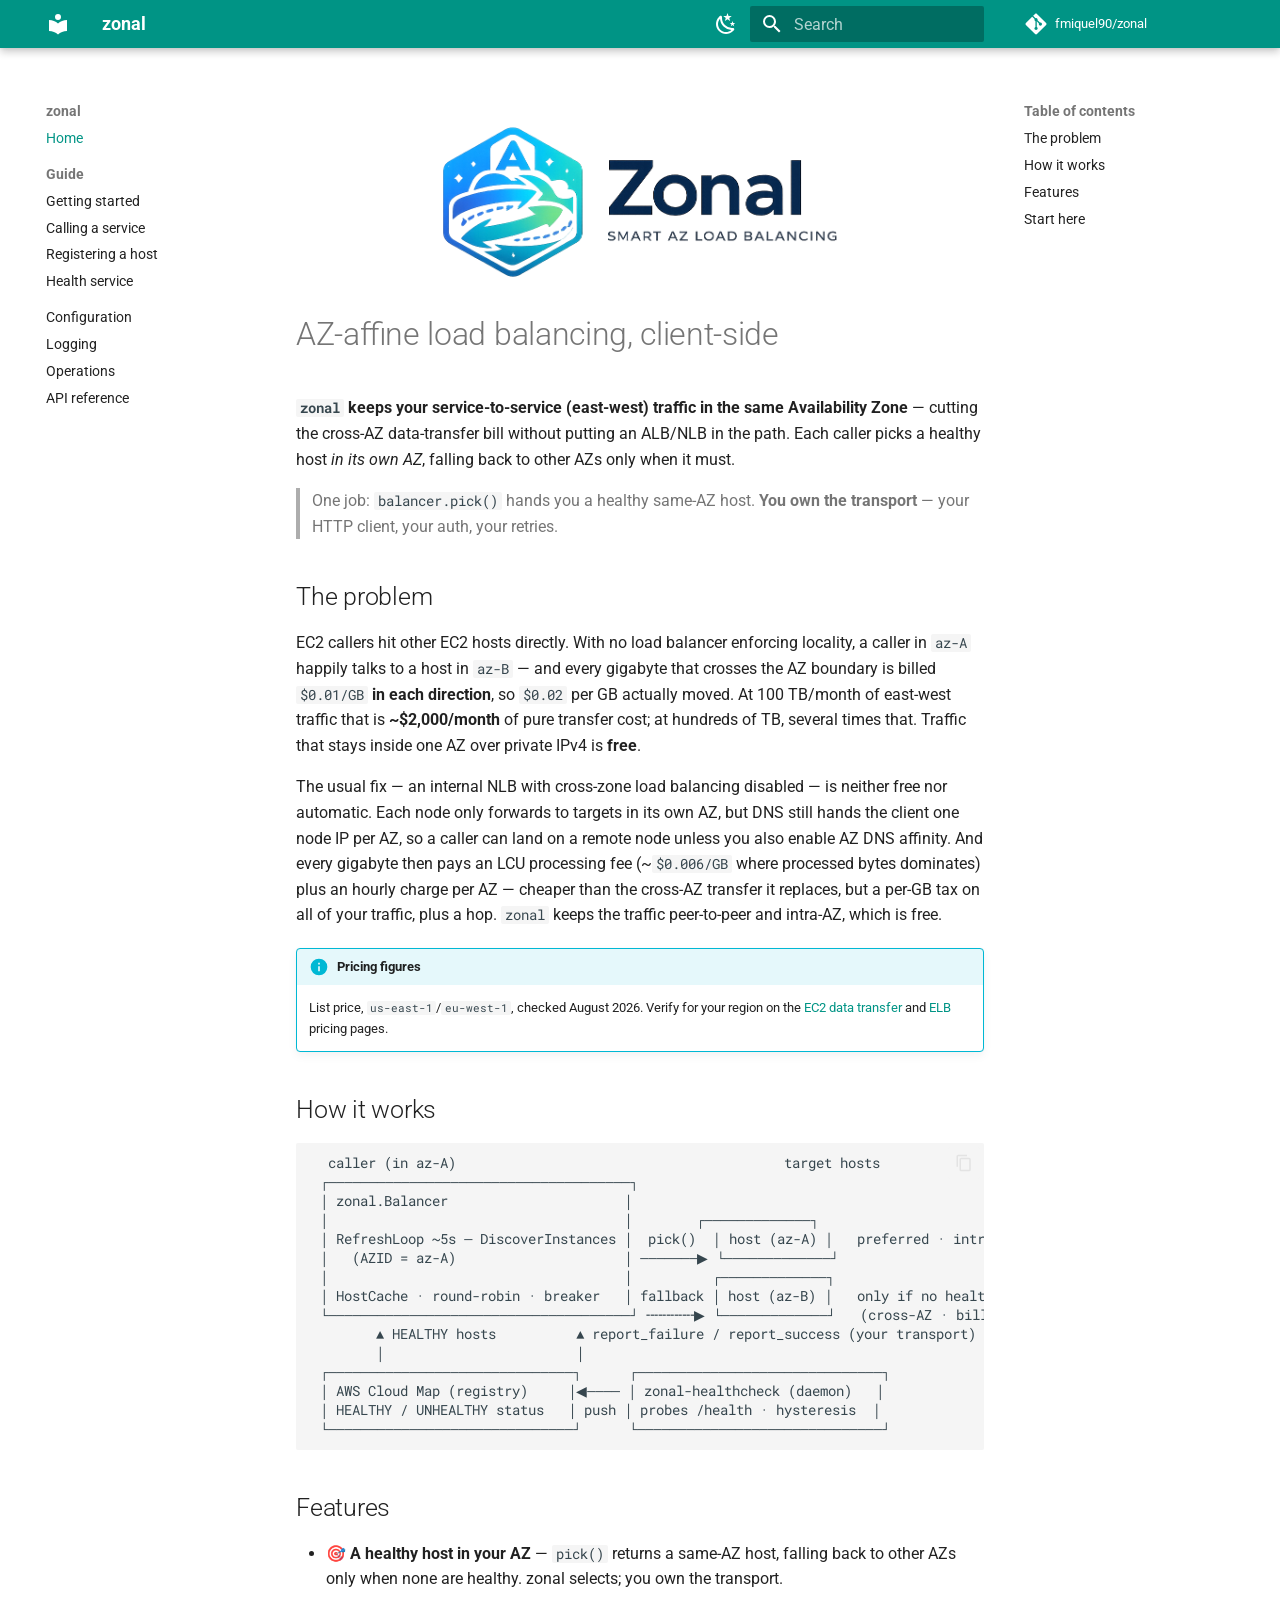
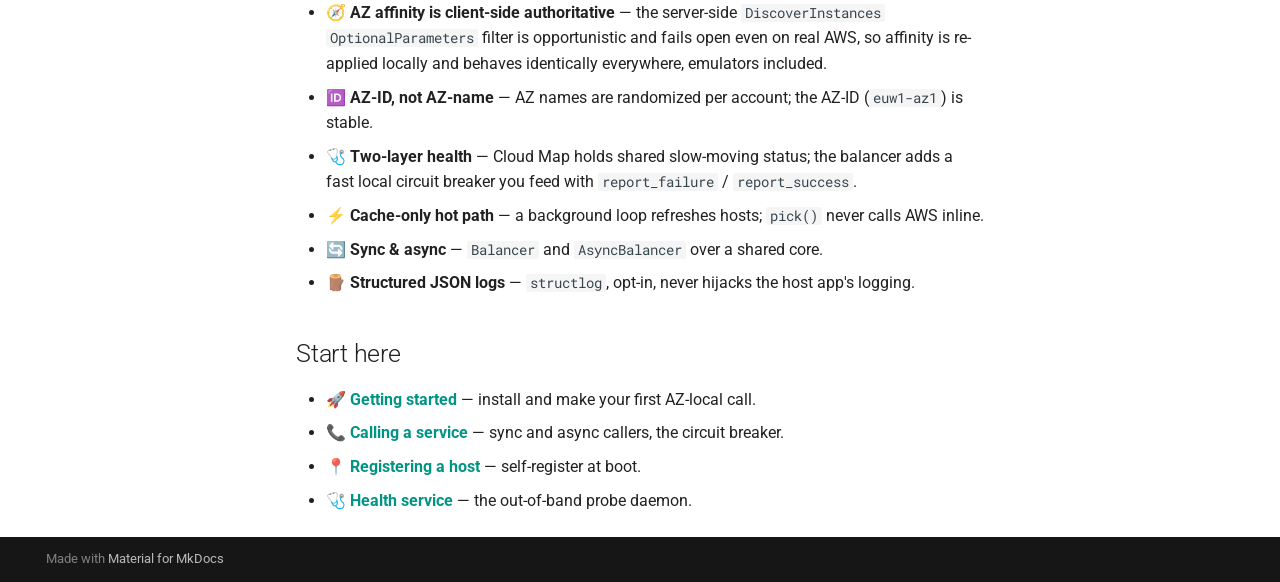
<file: index.html>
<!doctype html>
<html lang="en" class="no-js">
  <head>
    
      <meta charset="utf-8">
      <meta name="viewport" content="width=device-width,initial-scale=1">
      
        <meta name="description" content="AZ-affine client-side load balancing over AWS Cloud Map — keep east-west traffic in-AZ and cut the cross-AZ bill.">
      
      
      
      
      
        <link rel="next" href="guide/getting-started/">
      
      
        
      
      
      <link rel="icon" href="assets/images/favicon.png">
      <meta name="generator" content="mkdocs-1.6.1, mkdocs-material-9.7.7">
    
    
      
        <title>zonal</title>
      
    
    
      <link rel="stylesheet" href="assets/stylesheets/main.ec1eaa64.min.css">
      
        
        <link rel="stylesheet" href="assets/stylesheets/palette.ab4e12ef.min.css">
      
      


    
    
      
    
    
      
        
        
        <link rel="preconnect" href="https://fonts.gstatic.com" crossorigin>
        <link rel="stylesheet" href="https://fonts.googleapis.com/css?family=Roboto:300,300i,400,400i,700,700i%7CRoboto+Mono:400,400i,700,700i&display=fallback">
        <style>:root{--md-text-font:"Roboto";--md-code-font:"Roboto Mono"}</style>
      
    
    
      <link rel="stylesheet" href="assets/brand.css">
    
    <script>__md_scope=new URL(".",location),__md_hash=e=>[...e].reduce(((e,_)=>(e<<5)-e+_.charCodeAt(0)),0),__md_get=(e,_=localStorage,t=__md_scope)=>JSON.parse(_.getItem(t.pathname+"."+e)),__md_set=(e,_,t=localStorage,a=__md_scope)=>{try{t.setItem(a.pathname+"."+e,JSON.stringify(_))}catch(e){}}</script>
    
      

    
    
  </head>
  
  
    
    
      
    
    
    
    
    <body dir="ltr" data-md-color-scheme="slate" data-md-color-primary="teal" data-md-color-accent="teal">
  
    
    <input class="md-toggle" data-md-toggle="drawer" type="checkbox" id="__drawer" autocomplete="off">
    <input class="md-toggle" data-md-toggle="search" type="checkbox" id="__search" autocomplete="off">
    <label class="md-overlay" for="__drawer"></label>
    <div data-md-component="skip">
      
        
        <a href="#az-affine-load-balancing-client-side" class="md-skip">
          Skip to content
        </a>
      
    </div>
    <div data-md-component="announce">
      
    </div>
    
    
      

  

<header class="md-header md-header--shadow" data-md-component="header">
  <nav class="md-header__inner md-grid" aria-label="Header">
    <a href="." title="zonal" class="md-header__button md-logo" aria-label="zonal" data-md-component="logo">
      
  
  <svg xmlns="http://www.w3.org/2000/svg" viewBox="0 0 24 24"><path d="M12 8a3 3 0 0 0 3-3 3 3 0 0 0-3-3 3 3 0 0 0-3 3 3 3 0 0 0 3 3m0 3.54C9.64 9.35 6.5 8 3 8v11c3.5 0 6.64 1.35 9 3.54 2.36-2.19 5.5-3.54 9-3.54V8c-3.5 0-6.64 1.35-9 3.54"/></svg>

    </a>
    <label class="md-header__button md-icon" for="__drawer">
      
      <svg xmlns="http://www.w3.org/2000/svg" viewBox="0 0 24 24"><path d="M3 6h18v2H3zm0 5h18v2H3zm0 5h18v2H3z"/></svg>
    </label>
    <div class="md-header__title" data-md-component="header-title">
      <div class="md-header__ellipsis">
        <div class="md-header__topic">
          <span class="md-ellipsis">
            zonal
          </span>
        </div>
        <div class="md-header__topic" data-md-component="header-topic">
          <span class="md-ellipsis">
            
              Home
            
          </span>
        </div>
      </div>
    </div>
    
      
        <form class="md-header__option" data-md-component="palette">
  
    
    
    
    <input class="md-option" data-md-color-media="(prefers-color-scheme: dark)" data-md-color-scheme="slate" data-md-color-primary="teal" data-md-color-accent="teal"  aria-label="Switch to light mode"  type="radio" name="__palette" id="__palette_0">
    
      <label class="md-header__button md-icon" title="Switch to light mode" for="__palette_1" hidden>
        <svg xmlns="http://www.w3.org/2000/svg" viewBox="0 0 24 24"><path d="M12 7a5 5 0 0 1 5 5 5 5 0 0 1-5 5 5 5 0 0 1-5-5 5 5 0 0 1 5-5m0 2a3 3 0 0 0-3 3 3 3 0 0 0 3 3 3 3 0 0 0 3-3 3 3 0 0 0-3-3m0-7 2.39 3.42C13.65 5.15 12.84 5 12 5s-1.65.15-2.39.42zM3.34 7l4.16-.35A7.2 7.2 0 0 0 5.94 8.5c-.44.74-.69 1.5-.83 2.29zm.02 10 1.76-3.77a7.131 7.131 0 0 0 2.38 4.14zM20.65 7l-1.77 3.79a7.02 7.02 0 0 0-2.38-4.15zm-.01 10-4.14.36c.59-.51 1.12-1.14 1.54-1.86.42-.73.69-1.5.83-2.29zM12 22l-2.41-3.44c.74.27 1.55.44 2.41.44.82 0 1.63-.17 2.37-.44z"/></svg>
      </label>
    
  
    
    
    
    <input class="md-option" data-md-color-media="(prefers-color-scheme: light)" data-md-color-scheme="default" data-md-color-primary="teal" data-md-color-accent="teal"  aria-label="Switch to dark mode"  type="radio" name="__palette" id="__palette_1">
    
      <label class="md-header__button md-icon" title="Switch to dark mode" for="__palette_0" hidden>
        <svg xmlns="http://www.w3.org/2000/svg" viewBox="0 0 24 24"><path d="m17.75 4.09-2.53 1.94.91 3.06-2.63-1.81-2.63 1.81.91-3.06-2.53-1.94L12.44 4l1.06-3 1.06 3zm3.5 6.91-1.64 1.25.59 1.98-1.7-1.17-1.7 1.17.59-1.98L15.75 11l2.06-.05L18.5 9l.69 1.95zm-2.28 4.95c.83-.08 1.72 1.1 1.19 1.85-.32.45-.66.87-1.08 1.27C15.17 23 8.84 23 4.94 19.07c-3.91-3.9-3.91-10.24 0-14.14.4-.4.82-.76 1.27-1.08.75-.53 1.93.36 1.85 1.19-.27 2.86.69 5.83 2.89 8.02a9.96 9.96 0 0 0 8.02 2.89m-1.64 2.02a12.08 12.08 0 0 1-7.8-3.47c-2.17-2.19-3.33-5-3.49-7.82-2.81 3.14-2.7 7.96.31 10.98 3.02 3.01 7.84 3.12 10.98.31"/></svg>
      </label>
    
  
</form>
      
    
    
      <script>var palette=__md_get("__palette");if(palette&&palette.color){if("(prefers-color-scheme)"===palette.color.media){var media=matchMedia("(prefers-color-scheme: light)"),input=document.querySelector(media.matches?"[data-md-color-media='(prefers-color-scheme: light)']":"[data-md-color-media='(prefers-color-scheme: dark)']");palette.color.media=input.getAttribute("data-md-color-media"),palette.color.scheme=input.getAttribute("data-md-color-scheme"),palette.color.primary=input.getAttribute("data-md-color-primary"),palette.color.accent=input.getAttribute("data-md-color-accent")}for(var[key,value]of Object.entries(palette.color))document.body.setAttribute("data-md-color-"+key,value)}</script>
    
    
    
      
      
        <label class="md-header__button md-icon" for="__search">
          
          <svg xmlns="http://www.w3.org/2000/svg" viewBox="0 0 24 24"><path d="M9.5 3A6.5 6.5 0 0 1 16 9.5c0 1.61-.59 3.09-1.56 4.23l.27.27h.79l5 5-1.5 1.5-5-5v-.79l-.27-.27A6.52 6.52 0 0 1 9.5 16 6.5 6.5 0 0 1 3 9.5 6.5 6.5 0 0 1 9.5 3m0 2C7 5 5 7 5 9.5S7 14 9.5 14 14 12 14 9.5 12 5 9.5 5"/></svg>
        </label>
        <div class="md-search" data-md-component="search" role="dialog">
  <label class="md-search__overlay" for="__search"></label>
  <div class="md-search__inner" role="search">
    <form class="md-search__form" name="search">
      <input type="text" class="md-search__input" name="query" aria-label="Search" placeholder="Search" autocapitalize="off" autocorrect="off" autocomplete="off" spellcheck="false" data-md-component="search-query" required>
      <label class="md-search__icon md-icon" for="__search">
        
        <svg xmlns="http://www.w3.org/2000/svg" viewBox="0 0 24 24"><path d="M9.5 3A6.5 6.5 0 0 1 16 9.5c0 1.61-.59 3.09-1.56 4.23l.27.27h.79l5 5-1.5 1.5-5-5v-.79l-.27-.27A6.52 6.52 0 0 1 9.5 16 6.5 6.5 0 0 1 3 9.5 6.5 6.5 0 0 1 9.5 3m0 2C7 5 5 7 5 9.5S7 14 9.5 14 14 12 14 9.5 12 5 9.5 5"/></svg>
        
        <svg xmlns="http://www.w3.org/2000/svg" viewBox="0 0 24 24"><path d="M20 11v2H8l5.5 5.5-1.42 1.42L4.16 12l7.92-7.92L13.5 5.5 8 11z"/></svg>
      </label>
      <nav class="md-search__options" aria-label="Search">
        
        <button type="reset" class="md-search__icon md-icon" title="Clear" aria-label="Clear" tabindex="-1">
          
          <svg xmlns="http://www.w3.org/2000/svg" viewBox="0 0 24 24"><path d="M19 6.41 17.59 5 12 10.59 6.41 5 5 6.41 10.59 12 5 17.59 6.41 19 12 13.41 17.59 19 19 17.59 13.41 12z"/></svg>
        </button>
      </nav>
      
        <div class="md-search__suggest" data-md-component="search-suggest"></div>
      
    </form>
    <div class="md-search__output">
      <div class="md-search__scrollwrap" tabindex="0" data-md-scrollfix>
        <div class="md-search-result" data-md-component="search-result">
          <div class="md-search-result__meta">
            Initializing search
          </div>
          <ol class="md-search-result__list" role="presentation"></ol>
        </div>
      </div>
    </div>
  </div>
</div>
      
    
    
      <div class="md-header__source">
        <a href="https://github.com/fmiquel90/zonal" title="Go to repository" class="md-source" data-md-component="source">
  <div class="md-source__icon md-icon">
    
    <svg xmlns="http://www.w3.org/2000/svg" viewBox="0 0 448 512"><!--! Font Awesome Free 7.1.0 by @fontawesome - https://fontawesome.com License - https://fontawesome.com/license/free (Icons: CC BY 4.0, Fonts: SIL OFL 1.1, Code: MIT License) Copyright 2025 Fonticons, Inc.--><path d="M439.6 236.1 244 40.5c-5.4-5.5-12.8-8.5-20.4-8.5s-15 3-20.4 8.4L162.5 81l51.5 51.5c27.1-9.1 52.7 16.8 43.4 43.7l49.7 49.7c34.2-11.8 61.2 31 35.5 56.7-26.5 26.5-70.2-2.9-56-37.3L240.3 199v121.9c25.3 12.5 22.3 41.8 9.1 55-6.4 6.4-15.2 10.1-24.3 10.1s-17.8-3.6-24.3-10.1c-17.6-17.6-11.1-46.9 11.2-56v-123c-20.8-8.5-24.6-30.7-18.6-45L142.6 101 8.5 235.1C3 240.6 0 247.9 0 255.5s3 15 8.5 20.4l195.6 195.7c5.4 5.4 12.7 8.4 20.4 8.4s15-3 20.4-8.4l194.7-194.7c5.4-5.4 8.4-12.8 8.4-20.4s-3-15-8.4-20.4"/></svg>
  </div>
  <div class="md-source__repository">
    fmiquel90/zonal
  </div>
</a>
      </div>
    
  </nav>
  
</header>
    
    <div class="md-container" data-md-component="container">
      
      
        
          
        
      
      <main class="md-main" data-md-component="main">
        <div class="md-main__inner md-grid">
          
            
              
              <div class="md-sidebar md-sidebar--primary" data-md-component="sidebar" data-md-type="navigation" >
                <div class="md-sidebar__scrollwrap">
                  <div class="md-sidebar__inner">
                    



<nav class="md-nav md-nav--primary" aria-label="Navigation" data-md-level="0">
  <label class="md-nav__title" for="__drawer">
    <a href="." title="zonal" class="md-nav__button md-logo" aria-label="zonal" data-md-component="logo">
      
  
  <svg xmlns="http://www.w3.org/2000/svg" viewBox="0 0 24 24"><path d="M12 8a3 3 0 0 0 3-3 3 3 0 0 0-3-3 3 3 0 0 0-3 3 3 3 0 0 0 3 3m0 3.54C9.64 9.35 6.5 8 3 8v11c3.5 0 6.64 1.35 9 3.54 2.36-2.19 5.5-3.54 9-3.54V8c-3.5 0-6.64 1.35-9 3.54"/></svg>

    </a>
    zonal
  </label>
  
    <div class="md-nav__source">
      <a href="https://github.com/fmiquel90/zonal" title="Go to repository" class="md-source" data-md-component="source">
  <div class="md-source__icon md-icon">
    
    <svg xmlns="http://www.w3.org/2000/svg" viewBox="0 0 448 512"><!--! Font Awesome Free 7.1.0 by @fontawesome - https://fontawesome.com License - https://fontawesome.com/license/free (Icons: CC BY 4.0, Fonts: SIL OFL 1.1, Code: MIT License) Copyright 2025 Fonticons, Inc.--><path d="M439.6 236.1 244 40.5c-5.4-5.5-12.8-8.5-20.4-8.5s-15 3-20.4 8.4L162.5 81l51.5 51.5c27.1-9.1 52.7 16.8 43.4 43.7l49.7 49.7c34.2-11.8 61.2 31 35.5 56.7-26.5 26.5-70.2-2.9-56-37.3L240.3 199v121.9c25.3 12.5 22.3 41.8 9.1 55-6.4 6.4-15.2 10.1-24.3 10.1s-17.8-3.6-24.3-10.1c-17.6-17.6-11.1-46.9 11.2-56v-123c-20.8-8.5-24.6-30.7-18.6-45L142.6 101 8.5 235.1C3 240.6 0 247.9 0 255.5s3 15 8.5 20.4l195.6 195.7c5.4 5.4 12.7 8.4 20.4 8.4s15-3 20.4-8.4l194.7-194.7c5.4-5.4 8.4-12.8 8.4-20.4s-3-15-8.4-20.4"/></svg>
  </div>
  <div class="md-source__repository">
    fmiquel90/zonal
  </div>
</a>
    </div>
  
  <ul class="md-nav__list" data-md-scrollfix>
    
      
      
  
  
    
  
  
  
    <li class="md-nav__item md-nav__item--active">
      
      <input class="md-nav__toggle md-toggle" type="checkbox" id="__toc">
      
      
        
      
      
        <label class="md-nav__link md-nav__link--active" for="__toc">
          
  
  
  <span class="md-ellipsis">
    
  
    Home
  

    
  </span>
  
  

          <span class="md-nav__icon md-icon"></span>
        </label>
      
      <a href="." class="md-nav__link md-nav__link--active">
        
  
  
  <span class="md-ellipsis">
    
  
    Home
  

    
  </span>
  
  

      </a>
      
        

<nav class="md-nav md-nav--secondary" aria-label="Table of contents">
  
  
  
    
  
  
    <label class="md-nav__title" for="__toc">
      <span class="md-nav__icon md-icon"></span>
      Table of contents
    </label>
    <ul class="md-nav__list" data-md-component="toc" data-md-scrollfix>
      
        <li class="md-nav__item">
  <a href="#the-problem" class="md-nav__link">
    <span class="md-ellipsis">
      
        The problem
      
    </span>
  </a>
  
</li>
      
        <li class="md-nav__item">
  <a href="#how-it-works" class="md-nav__link">
    <span class="md-ellipsis">
      
        How it works
      
    </span>
  </a>
  
</li>
      
        <li class="md-nav__item">
  <a href="#features" class="md-nav__link">
    <span class="md-ellipsis">
      
        Features
      
    </span>
  </a>
  
</li>
      
        <li class="md-nav__item">
  <a href="#start-here" class="md-nav__link">
    <span class="md-ellipsis">
      
        Start here
      
    </span>
  </a>
  
</li>
      
    </ul>
  
</nav>
      
    </li>
  

    
      
      
  
  
  
  
    
    
    
    
      
        
        
      
    
    
    <li class="md-nav__item md-nav__item--section md-nav__item--nested">
      
        
        
        <input class="md-nav__toggle md-toggle " type="checkbox" id="__nav_2" >
        
          
          <label class="md-nav__link" for="__nav_2" id="__nav_2_label" tabindex="">
            
  
  
  <span class="md-ellipsis">
    
  
    Guide
  

    
  </span>
  
  

            <span class="md-nav__icon md-icon"></span>
          </label>
        
        <nav class="md-nav" data-md-level="1" aria-labelledby="__nav_2_label" aria-expanded="false">
          <label class="md-nav__title" for="__nav_2">
            <span class="md-nav__icon md-icon"></span>
            
  
    Guide
  

          </label>
          <ul class="md-nav__list" data-md-scrollfix>
            
              
                
  
  
  
  
    <li class="md-nav__item">
      <a href="guide/getting-started/" class="md-nav__link">
        
  
  
  <span class="md-ellipsis">
    
  
    Getting started
  

    
  </span>
  
  

      </a>
    </li>
  

              
            
              
                
  
  
  
  
    <li class="md-nav__item">
      <a href="guide/calling/" class="md-nav__link">
        
  
  
  <span class="md-ellipsis">
    
  
    Calling a service
  

    
  </span>
  
  

      </a>
    </li>
  

              
            
              
                
  
  
  
  
    <li class="md-nav__item">
      <a href="guide/registering/" class="md-nav__link">
        
  
  
  <span class="md-ellipsis">
    
  
    Registering a host
  

    
  </span>
  
  

      </a>
    </li>
  

              
            
              
                
  
  
  
  
    <li class="md-nav__item">
      <a href="guide/health-service/" class="md-nav__link">
        
  
  
  <span class="md-ellipsis">
    
  
    Health service
  

    
  </span>
  
  

      </a>
    </li>
  

              
            
          </ul>
        </nav>
      
    </li>
  

    
      
      
  
  
  
  
    <li class="md-nav__item">
      <a href="configuration/" class="md-nav__link">
        
  
  
  <span class="md-ellipsis">
    
  
    Configuration
  

    
  </span>
  
  

      </a>
    </li>
  

    
      
      
  
  
  
  
    <li class="md-nav__item">
      <a href="logging/" class="md-nav__link">
        
  
  
  <span class="md-ellipsis">
    
  
    Logging
  

    
  </span>
  
  

      </a>
    </li>
  

    
      
      
  
  
  
  
    <li class="md-nav__item">
      <a href="operations/" class="md-nav__link">
        
  
  
  <span class="md-ellipsis">
    
  
    Operations
  

    
  </span>
  
  

      </a>
    </li>
  

    
      
      
  
  
  
  
    <li class="md-nav__item">
      <a href="api/" class="md-nav__link">
        
  
  
  <span class="md-ellipsis">
    
  
    API reference
  

    
  </span>
  
  

      </a>
    </li>
  

    
  </ul>
</nav>
                  </div>
                </div>
              </div>
            
            
              
              <div class="md-sidebar md-sidebar--secondary" data-md-component="sidebar" data-md-type="toc" >
                <div class="md-sidebar__scrollwrap">
                  <div class="md-sidebar__inner">
                    

<nav class="md-nav md-nav--secondary" aria-label="Table of contents">
  
  
  
    
  
  
    <label class="md-nav__title" for="__toc">
      <span class="md-nav__icon md-icon"></span>
      Table of contents
    </label>
    <ul class="md-nav__list" data-md-component="toc" data-md-scrollfix>
      
        <li class="md-nav__item">
  <a href="#the-problem" class="md-nav__link">
    <span class="md-ellipsis">
      
        The problem
      
    </span>
  </a>
  
</li>
      
        <li class="md-nav__item">
  <a href="#how-it-works" class="md-nav__link">
    <span class="md-ellipsis">
      
        How it works
      
    </span>
  </a>
  
</li>
      
        <li class="md-nav__item">
  <a href="#features" class="md-nav__link">
    <span class="md-ellipsis">
      
        Features
      
    </span>
  </a>
  
</li>
      
        <li class="md-nav__item">
  <a href="#start-here" class="md-nav__link">
    <span class="md-ellipsis">
      
        Start here
      
    </span>
  </a>
  
</li>
      
    </ul>
  
</nav>
                  </div>
                </div>
              </div>
            
          
          
            <div class="md-content" data-md-component="content">
              
              <article class="md-content__inner md-typeset">
                
                  


  
  


<p align="center">
  <img src="assets/logo.png" alt="zonal" width="420">
</p>

<h1 id="az-affine-load-balancing-client-side">AZ-affine load balancing, client-side<a class="headerlink" href="#az-affine-load-balancing-client-side" title="Permanent link">&para;</a></h1>
<p><strong><code>zonal</code> keeps your service-to-service (east-west) traffic in the same Availability Zone</strong> — cutting
the cross-AZ data-transfer bill without putting an ALB/NLB in the path. Each caller picks a healthy
host <em>in its own AZ</em>, falling back to other AZs only when it must.</p>
<blockquote>
<p>One job: <code>balancer.pick()</code> hands you a healthy same-AZ host. <strong>You own the transport</strong> — your HTTP
client, your auth, your retries.</p>
</blockquote>
<h2 id="the-problem">The problem<a class="headerlink" href="#the-problem" title="Permanent link">&para;</a></h2>
<p>EC2 callers hit other EC2 hosts directly. With no load balancer enforcing locality, a caller in
<code>az-A</code> happily talks to a host in <code>az-B</code> — and every gigabyte that crosses the AZ boundary is billed
<code>$0.01/GB</code> <strong>in each direction</strong>, so <code>$0.02</code> per GB actually moved. At 100 TB/month of east-west
traffic that is <strong>~$2,000/month</strong> of pure transfer cost; at hundreds of TB, several times that.
Traffic that stays inside one AZ over private IPv4 is <strong>free</strong>.</p>
<p>The usual fix — an internal NLB with cross-zone load balancing disabled — is neither free nor
automatic. Each node only forwards to targets in its own AZ, but DNS still hands the client one node
IP per AZ, so a caller can land on a remote node unless you also enable AZ DNS affinity. And every
gigabyte then pays an LCU processing fee (~<code>$0.006/GB</code> where processed bytes dominates) plus an
hourly charge per AZ — cheaper than the cross-AZ transfer it replaces, but a per-GB tax on all of
your traffic, plus a hop. <code>zonal</code> keeps the traffic peer-to-peer and intra-AZ, which is free.</p>
<div class="admonition info">
<p class="admonition-title">Pricing figures</p>
<p>List price, <code>us-east-1</code>/<code>eu-west-1</code>, checked August 2026. Verify for your region on the
<a href="https://aws.amazon.com/ec2/pricing/on-demand/">EC2 data transfer</a> and
<a href="https://aws.amazon.com/elasticloadbalancing/pricing/">ELB</a> pricing pages.</p>
</div>
<h2 id="how-it-works">How it works<a class="headerlink" href="#how-it-works" title="Permanent link">&para;</a></h2>
<div class="highlight"><pre><span></span><code><a id="__codelineno-0-1" name="__codelineno-0-1" href="#__codelineno-0-1"></a>  caller (in az-A)                                         target hosts
<a id="__codelineno-0-2" name="__codelineno-0-2" href="#__codelineno-0-2"></a> ┌─────────────────────────────────────┐
<a id="__codelineno-0-3" name="__codelineno-0-3" href="#__codelineno-0-3"></a> │ zonal.Balancer                      │
<a id="__codelineno-0-4" name="__codelineno-0-4" href="#__codelineno-0-4"></a> │                                     │        ┌─────────────┐
<a id="__codelineno-0-5" name="__codelineno-0-5" href="#__codelineno-0-5"></a> │ RefreshLoop ~5s ─ DiscoverInstances │  pick()  │ host (az-A) │   preferred · intra-AZ · free
<a id="__codelineno-0-6" name="__codelineno-0-6" href="#__codelineno-0-6"></a> │   (AZID = az-A)                     │ ───────▶ └─────────────┘
<a id="__codelineno-0-7" name="__codelineno-0-7" href="#__codelineno-0-7"></a> │                                     │          ┌─────────────┐
<a id="__codelineno-0-8" name="__codelineno-0-8" href="#__codelineno-0-8"></a> │ HostCache · round-robin · breaker   │ fallback │ host (az-B) │   only if no healthy az-A host
<a id="__codelineno-0-9" name="__codelineno-0-9" href="#__codelineno-0-9"></a> └─────────────────────────────────────┘ ╌╌╌╌╌╌▶ └─────────────┘   (cross-AZ · billed)
<a id="__codelineno-0-10" name="__codelineno-0-10" href="#__codelineno-0-10"></a>        ▲ HEALTHY hosts          ▲ report_failure / report_success (your transport)
<a id="__codelineno-0-11" name="__codelineno-0-11" href="#__codelineno-0-11"></a>        │                        │
<a id="__codelineno-0-12" name="__codelineno-0-12" href="#__codelineno-0-12"></a> ┌──────────────────────────────┐      ┌──────────────────────────────┐
<a id="__codelineno-0-13" name="__codelineno-0-13" href="#__codelineno-0-13"></a> │ AWS Cloud Map (registry)     │◀──── │ zonal-healthcheck (daemon)   │
<a id="__codelineno-0-14" name="__codelineno-0-14" href="#__codelineno-0-14"></a> │ HEALTHY / UNHEALTHY status   │ push │ probes /health · hysteresis  │
<a id="__codelineno-0-15" name="__codelineno-0-15" href="#__codelineno-0-15"></a> └──────────────────────────────┘      └──────────────────────────────┘
</code></pre></div>
<h2 id="features">Features<a class="headerlink" href="#features" title="Permanent link">&para;</a></h2>
<ul>
<li>🎯 <strong>A healthy host in your AZ</strong> — <code>pick()</code> returns a same-AZ host, falling back to other AZs only
  when none are healthy. zonal selects; you own the transport.</li>
<li>🧭 <strong>AZ affinity is client-side authoritative</strong> — the server-side <code>DiscoverInstances</code>
  <code>OptionalParameters</code> filter is opportunistic and fails open even on real AWS, so affinity is
  re-applied locally and behaves identically everywhere, emulators included.</li>
<li>🆔 <strong>AZ-ID, not AZ-name</strong> — AZ names are randomized per account; the AZ-ID (<code>euw1-az1</code>) is stable.</li>
<li>🩺 <strong>Two-layer health</strong> — Cloud Map holds shared slow-moving status; the balancer adds a fast local
  circuit breaker you feed with <code>report_failure</code> / <code>report_success</code>.</li>
<li>⚡ <strong>Cache-only hot path</strong> — a background loop refreshes hosts; <code>pick()</code> never calls AWS inline.</li>
<li>🔄 <strong>Sync &amp; async</strong> — <code>Balancer</code> and <code>AsyncBalancer</code> over a shared core.</li>
<li>🪵 <strong>Structured JSON logs</strong> — <code>structlog</code>, opt-in, never hijacks the host app's logging.</li>
</ul>
<h2 id="start-here">Start here<a class="headerlink" href="#start-here" title="Permanent link">&para;</a></h2>
<ul>
<li>🚀 <strong><a href="guide/getting-started/">Getting started</a></strong> — install and make your first AZ-local call.</li>
<li>📞 <strong><a href="guide/calling/">Calling a service</a></strong> — sync and async callers, the circuit breaker.</li>
<li>📍 <strong><a href="guide/registering/">Registering a host</a></strong> — self-register at boot.</li>
<li>🩺 <strong><a href="guide/health-service/">Health service</a></strong> — the out-of-band probe daemon.</li>
</ul>












                
              </article>
            </div>
          
          
  <script>var tabs=__md_get("__tabs");if(Array.isArray(tabs))e:for(var set of document.querySelectorAll(".tabbed-set")){var labels=set.querySelector(".tabbed-labels");for(var tab of tabs)for(var label of labels.getElementsByTagName("label"))if(label.innerText.trim()===tab){var input=document.getElementById(label.htmlFor);input.checked=!0;continue e}}</script>

<script>var target=document.getElementById(location.hash.slice(1));target&&target.name&&(target.checked=target.name.startsWith("__tabbed_"))</script>
        </div>
        
          <button type="button" class="md-top md-icon" data-md-component="top" hidden>
  
  <svg xmlns="http://www.w3.org/2000/svg" viewBox="0 0 24 24"><path d="M13 20h-2V8l-5.5 5.5-1.42-1.42L12 4.16l7.92 7.92-1.42 1.42L13 8z"/></svg>
  Back to top
</button>
        
      </main>
      
        <footer class="md-footer">
  
  <div class="md-footer-meta md-typeset">
    <div class="md-footer-meta__inner md-grid">
      <div class="md-copyright">
  
  
    Made with
    <a href="https://squidfunk.github.io/mkdocs-material/" target="_blank" rel="noopener">
      Material for MkDocs
    </a>
  
</div>
      
    </div>
  </div>
</footer>
      
    </div>
    <div class="md-dialog" data-md-component="dialog">
      <div class="md-dialog__inner md-typeset"></div>
    </div>
    
    
    
      
      
      <script id="__config" type="application/json">{"annotate": null, "base": ".", "features": ["navigation.sections", "navigation.top", "navigation.instant", "navigation.tracking", "toc.follow", "search.suggest", "search.highlight", "content.code.copy", "content.tabs.link"], "search": "assets/javascripts/workers/search.2c215733.min.js", "tags": null, "translations": {"clipboard.copied": "Copied to clipboard", "clipboard.copy": "Copy to clipboard", "search.result.more.one": "1 more on this page", "search.result.more.other": "# more on this page", "search.result.none": "No matching documents", "search.result.one": "1 matching document", "search.result.other": "# matching documents", "search.result.placeholder": "Type to start searching", "search.result.term.missing": "Missing", "select.version": "Select version"}, "version": null}</script>
    
    
      <script src="assets/javascripts/bundle.d7400e89.min.js"></script>
      
    
  </body>
</html>
</file>
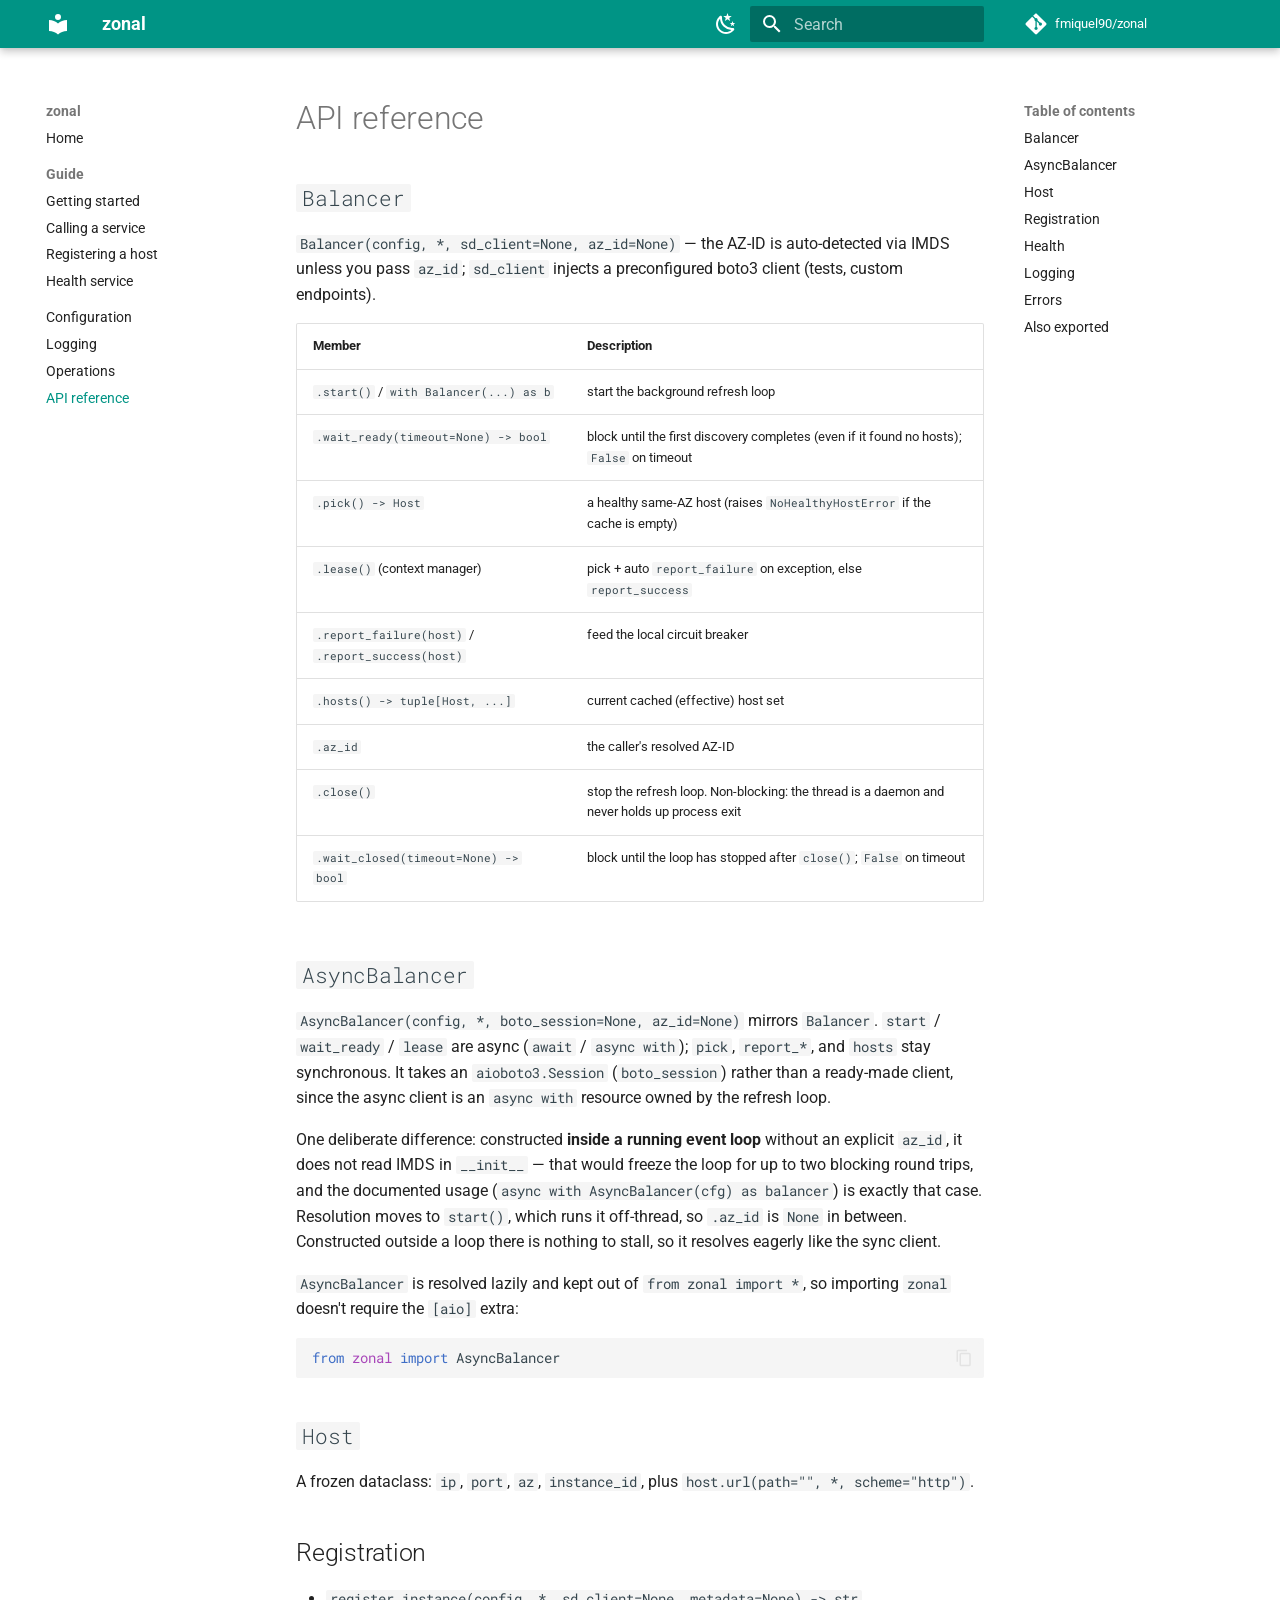
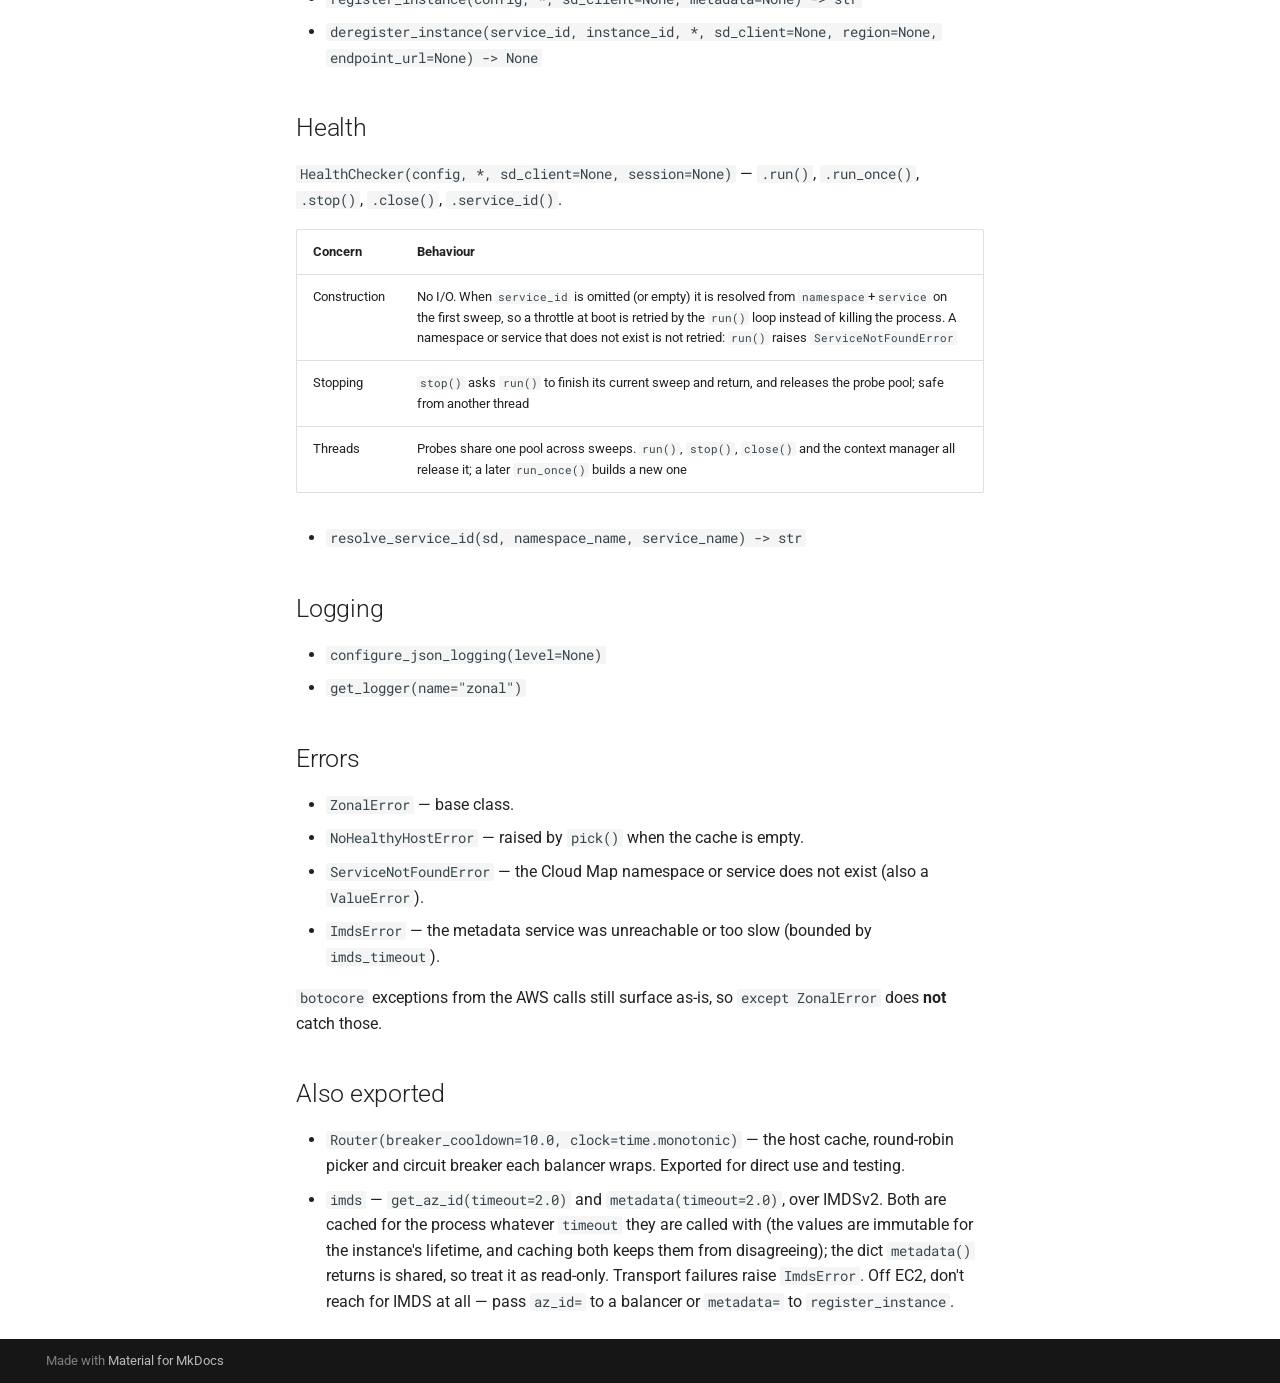
<file: api/index.html>
<!doctype html>
<html lang="en" class="no-js">
  <head>
    
      <meta charset="utf-8">
      <meta name="viewport" content="width=device-width,initial-scale=1">
      
        <meta name="description" content="AZ-affine client-side load balancing over AWS Cloud Map — keep east-west traffic in-AZ and cut the cross-AZ bill.">
      
      
      
      
        <link rel="prev" href="../operations/">
      
      
      
        
      
      
      <link rel="icon" href="../assets/images/favicon.png">
      <meta name="generator" content="mkdocs-1.6.1, mkdocs-material-9.7.7">
    
    
      
        <title>API reference - zonal</title>
      
    
    
      <link rel="stylesheet" href="../assets/stylesheets/main.ec1eaa64.min.css">
      
        
        <link rel="stylesheet" href="../assets/stylesheets/palette.ab4e12ef.min.css">
      
      


    
    
      
    
    
      
        
        
        <link rel="preconnect" href="https://fonts.gstatic.com" crossorigin>
        <link rel="stylesheet" href="https://fonts.googleapis.com/css?family=Roboto:300,300i,400,400i,700,700i%7CRoboto+Mono:400,400i,700,700i&display=fallback">
        <style>:root{--md-text-font:"Roboto";--md-code-font:"Roboto Mono"}</style>
      
    
    
      <link rel="stylesheet" href="../assets/brand.css">
    
    <script>__md_scope=new URL("..",location),__md_hash=e=>[...e].reduce(((e,_)=>(e<<5)-e+_.charCodeAt(0)),0),__md_get=(e,_=localStorage,t=__md_scope)=>JSON.parse(_.getItem(t.pathname+"."+e)),__md_set=(e,_,t=localStorage,a=__md_scope)=>{try{t.setItem(a.pathname+"."+e,JSON.stringify(_))}catch(e){}}</script>
    
      

    
    
  </head>
  
  
    
    
      
    
    
    
    
    <body dir="ltr" data-md-color-scheme="slate" data-md-color-primary="teal" data-md-color-accent="teal">
  
    
    <input class="md-toggle" data-md-toggle="drawer" type="checkbox" id="__drawer" autocomplete="off">
    <input class="md-toggle" data-md-toggle="search" type="checkbox" id="__search" autocomplete="off">
    <label class="md-overlay" for="__drawer"></label>
    <div data-md-component="skip">
      
        
        <a href="#api-reference" class="md-skip">
          Skip to content
        </a>
      
    </div>
    <div data-md-component="announce">
      
    </div>
    
    
      

  

<header class="md-header md-header--shadow" data-md-component="header">
  <nav class="md-header__inner md-grid" aria-label="Header">
    <a href=".." title="zonal" class="md-header__button md-logo" aria-label="zonal" data-md-component="logo">
      
  
  <svg xmlns="http://www.w3.org/2000/svg" viewBox="0 0 24 24"><path d="M12 8a3 3 0 0 0 3-3 3 3 0 0 0-3-3 3 3 0 0 0-3 3 3 3 0 0 0 3 3m0 3.54C9.64 9.35 6.5 8 3 8v11c3.5 0 6.64 1.35 9 3.54 2.36-2.19 5.5-3.54 9-3.54V8c-3.5 0-6.64 1.35-9 3.54"/></svg>

    </a>
    <label class="md-header__button md-icon" for="__drawer">
      
      <svg xmlns="http://www.w3.org/2000/svg" viewBox="0 0 24 24"><path d="M3 6h18v2H3zm0 5h18v2H3zm0 5h18v2H3z"/></svg>
    </label>
    <div class="md-header__title" data-md-component="header-title">
      <div class="md-header__ellipsis">
        <div class="md-header__topic">
          <span class="md-ellipsis">
            zonal
          </span>
        </div>
        <div class="md-header__topic" data-md-component="header-topic">
          <span class="md-ellipsis">
            
              API reference
            
          </span>
        </div>
      </div>
    </div>
    
      
        <form class="md-header__option" data-md-component="palette">
  
    
    
    
    <input class="md-option" data-md-color-media="(prefers-color-scheme: dark)" data-md-color-scheme="slate" data-md-color-primary="teal" data-md-color-accent="teal"  aria-label="Switch to light mode"  type="radio" name="__palette" id="__palette_0">
    
      <label class="md-header__button md-icon" title="Switch to light mode" for="__palette_1" hidden>
        <svg xmlns="http://www.w3.org/2000/svg" viewBox="0 0 24 24"><path d="M12 7a5 5 0 0 1 5 5 5 5 0 0 1-5 5 5 5 0 0 1-5-5 5 5 0 0 1 5-5m0 2a3 3 0 0 0-3 3 3 3 0 0 0 3 3 3 3 0 0 0 3-3 3 3 0 0 0-3-3m0-7 2.39 3.42C13.65 5.15 12.84 5 12 5s-1.65.15-2.39.42zM3.34 7l4.16-.35A7.2 7.2 0 0 0 5.94 8.5c-.44.74-.69 1.5-.83 2.29zm.02 10 1.76-3.77a7.131 7.131 0 0 0 2.38 4.14zM20.65 7l-1.77 3.79a7.02 7.02 0 0 0-2.38-4.15zm-.01 10-4.14.36c.59-.51 1.12-1.14 1.54-1.86.42-.73.69-1.5.83-2.29zM12 22l-2.41-3.44c.74.27 1.55.44 2.41.44.82 0 1.63-.17 2.37-.44z"/></svg>
      </label>
    
  
    
    
    
    <input class="md-option" data-md-color-media="(prefers-color-scheme: light)" data-md-color-scheme="default" data-md-color-primary="teal" data-md-color-accent="teal"  aria-label="Switch to dark mode"  type="radio" name="__palette" id="__palette_1">
    
      <label class="md-header__button md-icon" title="Switch to dark mode" for="__palette_0" hidden>
        <svg xmlns="http://www.w3.org/2000/svg" viewBox="0 0 24 24"><path d="m17.75 4.09-2.53 1.94.91 3.06-2.63-1.81-2.63 1.81.91-3.06-2.53-1.94L12.44 4l1.06-3 1.06 3zm3.5 6.91-1.64 1.25.59 1.98-1.7-1.17-1.7 1.17.59-1.98L15.75 11l2.06-.05L18.5 9l.69 1.95zm-2.28 4.95c.83-.08 1.72 1.1 1.19 1.85-.32.45-.66.87-1.08 1.27C15.17 23 8.84 23 4.94 19.07c-3.91-3.9-3.91-10.24 0-14.14.4-.4.82-.76 1.27-1.08.75-.53 1.93.36 1.85 1.19-.27 2.86.69 5.83 2.89 8.02a9.96 9.96 0 0 0 8.02 2.89m-1.64 2.02a12.08 12.08 0 0 1-7.8-3.47c-2.17-2.19-3.33-5-3.49-7.82-2.81 3.14-2.7 7.96.31 10.98 3.02 3.01 7.84 3.12 10.98.31"/></svg>
      </label>
    
  
</form>
      
    
    
      <script>var palette=__md_get("__palette");if(palette&&palette.color){if("(prefers-color-scheme)"===palette.color.media){var media=matchMedia("(prefers-color-scheme: light)"),input=document.querySelector(media.matches?"[data-md-color-media='(prefers-color-scheme: light)']":"[data-md-color-media='(prefers-color-scheme: dark)']");palette.color.media=input.getAttribute("data-md-color-media"),palette.color.scheme=input.getAttribute("data-md-color-scheme"),palette.color.primary=input.getAttribute("data-md-color-primary"),palette.color.accent=input.getAttribute("data-md-color-accent")}for(var[key,value]of Object.entries(palette.color))document.body.setAttribute("data-md-color-"+key,value)}</script>
    
    
    
      
      
        <label class="md-header__button md-icon" for="__search">
          
          <svg xmlns="http://www.w3.org/2000/svg" viewBox="0 0 24 24"><path d="M9.5 3A6.5 6.5 0 0 1 16 9.5c0 1.61-.59 3.09-1.56 4.23l.27.27h.79l5 5-1.5 1.5-5-5v-.79l-.27-.27A6.52 6.52 0 0 1 9.5 16 6.5 6.5 0 0 1 3 9.5 6.5 6.5 0 0 1 9.5 3m0 2C7 5 5 7 5 9.5S7 14 9.5 14 14 12 14 9.5 12 5 9.5 5"/></svg>
        </label>
        <div class="md-search" data-md-component="search" role="dialog">
  <label class="md-search__overlay" for="__search"></label>
  <div class="md-search__inner" role="search">
    <form class="md-search__form" name="search">
      <input type="text" class="md-search__input" name="query" aria-label="Search" placeholder="Search" autocapitalize="off" autocorrect="off" autocomplete="off" spellcheck="false" data-md-component="search-query" required>
      <label class="md-search__icon md-icon" for="__search">
        
        <svg xmlns="http://www.w3.org/2000/svg" viewBox="0 0 24 24"><path d="M9.5 3A6.5 6.5 0 0 1 16 9.5c0 1.61-.59 3.09-1.56 4.23l.27.27h.79l5 5-1.5 1.5-5-5v-.79l-.27-.27A6.52 6.52 0 0 1 9.5 16 6.5 6.5 0 0 1 3 9.5 6.5 6.5 0 0 1 9.5 3m0 2C7 5 5 7 5 9.5S7 14 9.5 14 14 12 14 9.5 12 5 9.5 5"/></svg>
        
        <svg xmlns="http://www.w3.org/2000/svg" viewBox="0 0 24 24"><path d="M20 11v2H8l5.5 5.5-1.42 1.42L4.16 12l7.92-7.92L13.5 5.5 8 11z"/></svg>
      </label>
      <nav class="md-search__options" aria-label="Search">
        
        <button type="reset" class="md-search__icon md-icon" title="Clear" aria-label="Clear" tabindex="-1">
          
          <svg xmlns="http://www.w3.org/2000/svg" viewBox="0 0 24 24"><path d="M19 6.41 17.59 5 12 10.59 6.41 5 5 6.41 10.59 12 5 17.59 6.41 19 12 13.41 17.59 19 19 17.59 13.41 12z"/></svg>
        </button>
      </nav>
      
        <div class="md-search__suggest" data-md-component="search-suggest"></div>
      
    </form>
    <div class="md-search__output">
      <div class="md-search__scrollwrap" tabindex="0" data-md-scrollfix>
        <div class="md-search-result" data-md-component="search-result">
          <div class="md-search-result__meta">
            Initializing search
          </div>
          <ol class="md-search-result__list" role="presentation"></ol>
        </div>
      </div>
    </div>
  </div>
</div>
      
    
    
      <div class="md-header__source">
        <a href="https://github.com/fmiquel90/zonal" title="Go to repository" class="md-source" data-md-component="source">
  <div class="md-source__icon md-icon">
    
    <svg xmlns="http://www.w3.org/2000/svg" viewBox="0 0 448 512"><!--! Font Awesome Free 7.1.0 by @fontawesome - https://fontawesome.com License - https://fontawesome.com/license/free (Icons: CC BY 4.0, Fonts: SIL OFL 1.1, Code: MIT License) Copyright 2025 Fonticons, Inc.--><path d="M439.6 236.1 244 40.5c-5.4-5.5-12.8-8.5-20.4-8.5s-15 3-20.4 8.4L162.5 81l51.5 51.5c27.1-9.1 52.7 16.8 43.4 43.7l49.7 49.7c34.2-11.8 61.2 31 35.5 56.7-26.5 26.5-70.2-2.9-56-37.3L240.3 199v121.9c25.3 12.5 22.3 41.8 9.1 55-6.4 6.4-15.2 10.1-24.3 10.1s-17.8-3.6-24.3-10.1c-17.6-17.6-11.1-46.9 11.2-56v-123c-20.8-8.5-24.6-30.7-18.6-45L142.6 101 8.5 235.1C3 240.6 0 247.9 0 255.5s3 15 8.5 20.4l195.6 195.7c5.4 5.4 12.7 8.4 20.4 8.4s15-3 20.4-8.4l194.7-194.7c5.4-5.4 8.4-12.8 8.4-20.4s-3-15-8.4-20.4"/></svg>
  </div>
  <div class="md-source__repository">
    fmiquel90/zonal
  </div>
</a>
      </div>
    
  </nav>
  
</header>
    
    <div class="md-container" data-md-component="container">
      
      
        
          
        
      
      <main class="md-main" data-md-component="main">
        <div class="md-main__inner md-grid">
          
            
              
              <div class="md-sidebar md-sidebar--primary" data-md-component="sidebar" data-md-type="navigation" >
                <div class="md-sidebar__scrollwrap">
                  <div class="md-sidebar__inner">
                    



<nav class="md-nav md-nav--primary" aria-label="Navigation" data-md-level="0">
  <label class="md-nav__title" for="__drawer">
    <a href=".." title="zonal" class="md-nav__button md-logo" aria-label="zonal" data-md-component="logo">
      
  
  <svg xmlns="http://www.w3.org/2000/svg" viewBox="0 0 24 24"><path d="M12 8a3 3 0 0 0 3-3 3 3 0 0 0-3-3 3 3 0 0 0-3 3 3 3 0 0 0 3 3m0 3.54C9.64 9.35 6.5 8 3 8v11c3.5 0 6.64 1.35 9 3.54 2.36-2.19 5.5-3.54 9-3.54V8c-3.5 0-6.64 1.35-9 3.54"/></svg>

    </a>
    zonal
  </label>
  
    <div class="md-nav__source">
      <a href="https://github.com/fmiquel90/zonal" title="Go to repository" class="md-source" data-md-component="source">
  <div class="md-source__icon md-icon">
    
    <svg xmlns="http://www.w3.org/2000/svg" viewBox="0 0 448 512"><!--! Font Awesome Free 7.1.0 by @fontawesome - https://fontawesome.com License - https://fontawesome.com/license/free (Icons: CC BY 4.0, Fonts: SIL OFL 1.1, Code: MIT License) Copyright 2025 Fonticons, Inc.--><path d="M439.6 236.1 244 40.5c-5.4-5.5-12.8-8.5-20.4-8.5s-15 3-20.4 8.4L162.5 81l51.5 51.5c27.1-9.1 52.7 16.8 43.4 43.7l49.7 49.7c34.2-11.8 61.2 31 35.5 56.7-26.5 26.5-70.2-2.9-56-37.3L240.3 199v121.9c25.3 12.5 22.3 41.8 9.1 55-6.4 6.4-15.2 10.1-24.3 10.1s-17.8-3.6-24.3-10.1c-17.6-17.6-11.1-46.9 11.2-56v-123c-20.8-8.5-24.6-30.7-18.6-45L142.6 101 8.5 235.1C3 240.6 0 247.9 0 255.5s3 15 8.5 20.4l195.6 195.7c5.4 5.4 12.7 8.4 20.4 8.4s15-3 20.4-8.4l194.7-194.7c5.4-5.4 8.4-12.8 8.4-20.4s-3-15-8.4-20.4"/></svg>
  </div>
  <div class="md-source__repository">
    fmiquel90/zonal
  </div>
</a>
    </div>
  
  <ul class="md-nav__list" data-md-scrollfix>
    
      
      
  
  
  
  
    <li class="md-nav__item">
      <a href=".." class="md-nav__link">
        
  
  
  <span class="md-ellipsis">
    
  
    Home
  

    
  </span>
  
  

      </a>
    </li>
  

    
      
      
  
  
  
  
    
    
    
    
      
        
        
      
    
    
    <li class="md-nav__item md-nav__item--section md-nav__item--nested">
      
        
        
        <input class="md-nav__toggle md-toggle " type="checkbox" id="__nav_2" >
        
          
          <label class="md-nav__link" for="__nav_2" id="__nav_2_label" tabindex="">
            
  
  
  <span class="md-ellipsis">
    
  
    Guide
  

    
  </span>
  
  

            <span class="md-nav__icon md-icon"></span>
          </label>
        
        <nav class="md-nav" data-md-level="1" aria-labelledby="__nav_2_label" aria-expanded="false">
          <label class="md-nav__title" for="__nav_2">
            <span class="md-nav__icon md-icon"></span>
            
  
    Guide
  

          </label>
          <ul class="md-nav__list" data-md-scrollfix>
            
              
                
  
  
  
  
    <li class="md-nav__item">
      <a href="../guide/getting-started/" class="md-nav__link">
        
  
  
  <span class="md-ellipsis">
    
  
    Getting started
  

    
  </span>
  
  

      </a>
    </li>
  

              
            
              
                
  
  
  
  
    <li class="md-nav__item">
      <a href="../guide/calling/" class="md-nav__link">
        
  
  
  <span class="md-ellipsis">
    
  
    Calling a service
  

    
  </span>
  
  

      </a>
    </li>
  

              
            
              
                
  
  
  
  
    <li class="md-nav__item">
      <a href="../guide/registering/" class="md-nav__link">
        
  
  
  <span class="md-ellipsis">
    
  
    Registering a host
  

    
  </span>
  
  

      </a>
    </li>
  

              
            
              
                
  
  
  
  
    <li class="md-nav__item">
      <a href="../guide/health-service/" class="md-nav__link">
        
  
  
  <span class="md-ellipsis">
    
  
    Health service
  

    
  </span>
  
  

      </a>
    </li>
  

              
            
          </ul>
        </nav>
      
    </li>
  

    
      
      
  
  
  
  
    <li class="md-nav__item">
      <a href="../configuration/" class="md-nav__link">
        
  
  
  <span class="md-ellipsis">
    
  
    Configuration
  

    
  </span>
  
  

      </a>
    </li>
  

    
      
      
  
  
  
  
    <li class="md-nav__item">
      <a href="../logging/" class="md-nav__link">
        
  
  
  <span class="md-ellipsis">
    
  
    Logging
  

    
  </span>
  
  

      </a>
    </li>
  

    
      
      
  
  
  
  
    <li class="md-nav__item">
      <a href="../operations/" class="md-nav__link">
        
  
  
  <span class="md-ellipsis">
    
  
    Operations
  

    
  </span>
  
  

      </a>
    </li>
  

    
      
      
  
  
    
  
  
  
    <li class="md-nav__item md-nav__item--active">
      
      <input class="md-nav__toggle md-toggle" type="checkbox" id="__toc">
      
      
        
      
      
        <label class="md-nav__link md-nav__link--active" for="__toc">
          
  
  
  <span class="md-ellipsis">
    
  
    API reference
  

    
  </span>
  
  

          <span class="md-nav__icon md-icon"></span>
        </label>
      
      <a href="./" class="md-nav__link md-nav__link--active">
        
  
  
  <span class="md-ellipsis">
    
  
    API reference
  

    
  </span>
  
  

      </a>
      
        

<nav class="md-nav md-nav--secondary" aria-label="Table of contents">
  
  
  
    
  
  
    <label class="md-nav__title" for="__toc">
      <span class="md-nav__icon md-icon"></span>
      Table of contents
    </label>
    <ul class="md-nav__list" data-md-component="toc" data-md-scrollfix>
      
        <li class="md-nav__item">
  <a href="#balancer" class="md-nav__link">
    <span class="md-ellipsis">
      
        Balancer
      
    </span>
  </a>
  
</li>
      
        <li class="md-nav__item">
  <a href="#asyncbalancer" class="md-nav__link">
    <span class="md-ellipsis">
      
        AsyncBalancer
      
    </span>
  </a>
  
</li>
      
        <li class="md-nav__item">
  <a href="#host" class="md-nav__link">
    <span class="md-ellipsis">
      
        Host
      
    </span>
  </a>
  
</li>
      
        <li class="md-nav__item">
  <a href="#registration" class="md-nav__link">
    <span class="md-ellipsis">
      
        Registration
      
    </span>
  </a>
  
</li>
      
        <li class="md-nav__item">
  <a href="#health" class="md-nav__link">
    <span class="md-ellipsis">
      
        Health
      
    </span>
  </a>
  
</li>
      
        <li class="md-nav__item">
  <a href="#logging" class="md-nav__link">
    <span class="md-ellipsis">
      
        Logging
      
    </span>
  </a>
  
</li>
      
        <li class="md-nav__item">
  <a href="#errors" class="md-nav__link">
    <span class="md-ellipsis">
      
        Errors
      
    </span>
  </a>
  
</li>
      
        <li class="md-nav__item">
  <a href="#also-exported" class="md-nav__link">
    <span class="md-ellipsis">
      
        Also exported
      
    </span>
  </a>
  
</li>
      
    </ul>
  
</nav>
      
    </li>
  

    
  </ul>
</nav>
                  </div>
                </div>
              </div>
            
            
              
              <div class="md-sidebar md-sidebar--secondary" data-md-component="sidebar" data-md-type="toc" >
                <div class="md-sidebar__scrollwrap">
                  <div class="md-sidebar__inner">
                    

<nav class="md-nav md-nav--secondary" aria-label="Table of contents">
  
  
  
    
  
  
    <label class="md-nav__title" for="__toc">
      <span class="md-nav__icon md-icon"></span>
      Table of contents
    </label>
    <ul class="md-nav__list" data-md-component="toc" data-md-scrollfix>
      
        <li class="md-nav__item">
  <a href="#balancer" class="md-nav__link">
    <span class="md-ellipsis">
      
        Balancer
      
    </span>
  </a>
  
</li>
      
        <li class="md-nav__item">
  <a href="#asyncbalancer" class="md-nav__link">
    <span class="md-ellipsis">
      
        AsyncBalancer
      
    </span>
  </a>
  
</li>
      
        <li class="md-nav__item">
  <a href="#host" class="md-nav__link">
    <span class="md-ellipsis">
      
        Host
      
    </span>
  </a>
  
</li>
      
        <li class="md-nav__item">
  <a href="#registration" class="md-nav__link">
    <span class="md-ellipsis">
      
        Registration
      
    </span>
  </a>
  
</li>
      
        <li class="md-nav__item">
  <a href="#health" class="md-nav__link">
    <span class="md-ellipsis">
      
        Health
      
    </span>
  </a>
  
</li>
      
        <li class="md-nav__item">
  <a href="#logging" class="md-nav__link">
    <span class="md-ellipsis">
      
        Logging
      
    </span>
  </a>
  
</li>
      
        <li class="md-nav__item">
  <a href="#errors" class="md-nav__link">
    <span class="md-ellipsis">
      
        Errors
      
    </span>
  </a>
  
</li>
      
        <li class="md-nav__item">
  <a href="#also-exported" class="md-nav__link">
    <span class="md-ellipsis">
      
        Also exported
      
    </span>
  </a>
  
</li>
      
    </ul>
  
</nav>
                  </div>
                </div>
              </div>
            
          
          
            <div class="md-content" data-md-component="content">
              
              <article class="md-content__inner md-typeset">
                
                  


  
  


<h1 id="api-reference">API reference<a class="headerlink" href="#api-reference" title="Permanent link">&para;</a></h1>
<h2 id="balancer"><code>Balancer</code><a class="headerlink" href="#balancer" title="Permanent link">&para;</a></h2>
<p><code>Balancer(config, *, sd_client=None, az_id=None)</code> — the AZ-ID is auto-detected via IMDS unless you
pass <code>az_id</code>; <code>sd_client</code> injects a preconfigured boto3 client (tests, custom endpoints).</p>
<table>
<thead>
<tr>
<th>Member</th>
<th>Description</th>
</tr>
</thead>
<tbody>
<tr>
<td><code>.start()</code> / <code>with Balancer(...) as b</code></td>
<td>start the background refresh loop</td>
</tr>
<tr>
<td><code>.wait_ready(timeout=None) -&gt; bool</code></td>
<td>block until the first discovery completes (even if it found no hosts); <code>False</code> on timeout</td>
</tr>
<tr>
<td><code>.pick() -&gt; Host</code></td>
<td>a healthy same-AZ host (raises <code>NoHealthyHostError</code> if the cache is empty)</td>
</tr>
<tr>
<td><code>.lease()</code> (context manager)</td>
<td>pick + auto <code>report_failure</code> on exception, else <code>report_success</code></td>
</tr>
<tr>
<td><code>.report_failure(host)</code> / <code>.report_success(host)</code></td>
<td>feed the local circuit breaker</td>
</tr>
<tr>
<td><code>.hosts() -&gt; tuple[Host, ...]</code></td>
<td>current cached (effective) host set</td>
</tr>
<tr>
<td><code>.az_id</code></td>
<td>the caller's resolved AZ-ID</td>
</tr>
<tr>
<td><code>.close()</code></td>
<td>stop the refresh loop. Non-blocking: the thread is a daemon and never holds up process exit</td>
</tr>
<tr>
<td><code>.wait_closed(timeout=None) -&gt; bool</code></td>
<td>block until the loop has stopped after <code>close()</code>; <code>False</code> on timeout</td>
</tr>
</tbody>
</table>
<h2 id="asyncbalancer"><code>AsyncBalancer</code><a class="headerlink" href="#asyncbalancer" title="Permanent link">&para;</a></h2>
<p><code>AsyncBalancer(config, *, boto_session=None, az_id=None)</code> mirrors <code>Balancer</code>. <code>start</code> / <code>wait_ready</code> /
<code>lease</code> are async (<code>await</code> / <code>async with</code>); <code>pick</code>, <code>report_*</code>, and <code>hosts</code> stay synchronous. It
takes an <code>aioboto3.Session</code> (<code>boto_session</code>) rather than a ready-made client, since the async client
is an <code>async with</code> resource owned by the refresh loop.</p>
<p>One deliberate difference: constructed <strong>inside a running event loop</strong> without an explicit <code>az_id</code>,
it does not read IMDS in <code>__init__</code> — that would freeze the loop for up to two blocking round
trips, and the documented usage (<code>async with AsyncBalancer(cfg) as balancer</code>) is exactly that case.
Resolution moves to <code>start()</code>, which runs it off-thread, so <code>.az_id</code> is <code>None</code> in between.
Constructed outside a loop there is nothing to stall, so it resolves eagerly like the sync client.</p>
<p><code>AsyncBalancer</code> is resolved lazily and kept out of <code>from zonal import *</code>, so importing <code>zonal</code>
doesn't require the <code>[aio]</code> extra:</p>
<div class="highlight"><pre><span></span><code><a id="__codelineno-0-1" name="__codelineno-0-1" href="#__codelineno-0-1"></a><span class="kn">from</span><span class="w"> </span><span class="nn">zonal</span><span class="w"> </span><span class="kn">import</span> <span class="n">AsyncBalancer</span>
</code></pre></div>
<h2 id="host"><code>Host</code><a class="headerlink" href="#host" title="Permanent link">&para;</a></h2>
<p>A frozen dataclass: <code>ip</code>, <code>port</code>, <code>az</code>, <code>instance_id</code>, plus <code>host.url(path="", *, scheme="http")</code>.</p>
<h2 id="registration">Registration<a class="headerlink" href="#registration" title="Permanent link">&para;</a></h2>
<ul>
<li><code>register_instance(config, *, sd_client=None, metadata=None) -&gt; str</code></li>
<li><code>deregister_instance(service_id, instance_id, *, sd_client=None, region=None, endpoint_url=None) -&gt; None</code></li>
</ul>
<h2 id="health">Health<a class="headerlink" href="#health" title="Permanent link">&para;</a></h2>
<p><code>HealthChecker(config, *, sd_client=None, session=None)</code> — <code>.run()</code>, <code>.run_once()</code>, <code>.stop()</code>,
<code>.close()</code>, <code>.service_id()</code>.</p>
<table>
<thead>
<tr>
<th>Concern</th>
<th>Behaviour</th>
</tr>
</thead>
<tbody>
<tr>
<td>Construction</td>
<td>No I/O. When <code>service_id</code> is omitted (or empty) it is resolved from <code>namespace</code>+<code>service</code> on the first sweep, so a throttle at boot is retried by the <code>run()</code> loop instead of killing the process. A namespace or service that does not exist is not retried: <code>run()</code> raises <code>ServiceNotFoundError</code></td>
</tr>
<tr>
<td>Stopping</td>
<td><code>stop()</code> asks <code>run()</code> to finish its current sweep and return, and releases the probe pool; safe from another thread</td>
</tr>
<tr>
<td>Threads</td>
<td>Probes share one pool across sweeps. <code>run()</code>, <code>stop()</code>, <code>close()</code> and the context manager all release it; a later <code>run_once()</code> builds a new one</td>
</tr>
</tbody>
</table>
<ul>
<li><code>resolve_service_id(sd, namespace_name, service_name) -&gt; str</code></li>
</ul>
<h2 id="logging">Logging<a class="headerlink" href="#logging" title="Permanent link">&para;</a></h2>
<ul>
<li><code>configure_json_logging(level=None)</code></li>
<li><code>get_logger(name="zonal")</code></li>
</ul>
<h2 id="errors">Errors<a class="headerlink" href="#errors" title="Permanent link">&para;</a></h2>
<ul>
<li><code>ZonalError</code> — base class.</li>
<li><code>NoHealthyHostError</code> — raised by <code>pick()</code> when the cache is empty.</li>
<li><code>ServiceNotFoundError</code> — the Cloud Map namespace or service does not exist (also a <code>ValueError</code>).</li>
<li><code>ImdsError</code> — the metadata service was unreachable or too slow (bounded by <code>imds_timeout</code>).</li>
</ul>
<p><code>botocore</code> exceptions from the AWS calls still surface as-is, so <code>except ZonalError</code> does <strong>not</strong>
catch those.</p>
<h2 id="also-exported">Also exported<a class="headerlink" href="#also-exported" title="Permanent link">&para;</a></h2>
<ul>
<li><code>Router(breaker_cooldown=10.0, clock=time.monotonic)</code> — the host cache, round-robin picker and
  circuit breaker each balancer wraps. Exported for direct use and testing.</li>
<li><code>imds</code> — <code>get_az_id(timeout=2.0)</code> and <code>metadata(timeout=2.0)</code>, over IMDSv2. Both are cached for
  the process whatever <code>timeout</code> they are called with (the values are immutable for the instance's lifetime, and caching both keeps them
  from disagreeing); the dict <code>metadata()</code> returns is shared, so treat it as read-only. Transport
  failures raise <code>ImdsError</code>. Off EC2, don't reach for IMDS at all — pass <code>az_id=</code> to a balancer or
  <code>metadata=</code> to <code>register_instance</code>.</li>
</ul>












                
              </article>
            </div>
          
          
  <script>var tabs=__md_get("__tabs");if(Array.isArray(tabs))e:for(var set of document.querySelectorAll(".tabbed-set")){var labels=set.querySelector(".tabbed-labels");for(var tab of tabs)for(var label of labels.getElementsByTagName("label"))if(label.innerText.trim()===tab){var input=document.getElementById(label.htmlFor);input.checked=!0;continue e}}</script>

<script>var target=document.getElementById(location.hash.slice(1));target&&target.name&&(target.checked=target.name.startsWith("__tabbed_"))</script>
        </div>
        
          <button type="button" class="md-top md-icon" data-md-component="top" hidden>
  
  <svg xmlns="http://www.w3.org/2000/svg" viewBox="0 0 24 24"><path d="M13 20h-2V8l-5.5 5.5-1.42-1.42L12 4.16l7.92 7.92-1.42 1.42L13 8z"/></svg>
  Back to top
</button>
        
      </main>
      
        <footer class="md-footer">
  
  <div class="md-footer-meta md-typeset">
    <div class="md-footer-meta__inner md-grid">
      <div class="md-copyright">
  
  
    Made with
    <a href="https://squidfunk.github.io/mkdocs-material/" target="_blank" rel="noopener">
      Material for MkDocs
    </a>
  
</div>
      
    </div>
  </div>
</footer>
      
    </div>
    <div class="md-dialog" data-md-component="dialog">
      <div class="md-dialog__inner md-typeset"></div>
    </div>
    
    
    
      
      
      <script id="__config" type="application/json">{"annotate": null, "base": "..", "features": ["navigation.sections", "navigation.top", "navigation.instant", "navigation.tracking", "toc.follow", "search.suggest", "search.highlight", "content.code.copy", "content.tabs.link"], "search": "../assets/javascripts/workers/search.2c215733.min.js", "tags": null, "translations": {"clipboard.copied": "Copied to clipboard", "clipboard.copy": "Copy to clipboard", "search.result.more.one": "1 more on this page", "search.result.more.other": "# more on this page", "search.result.none": "No matching documents", "search.result.one": "1 matching document", "search.result.other": "# matching documents", "search.result.placeholder": "Type to start searching", "search.result.term.missing": "Missing", "select.version": "Select version"}, "version": null}</script>
    
    
      <script src="../assets/javascripts/bundle.d7400e89.min.js"></script>
      
    
  </body>
</html>
</file>
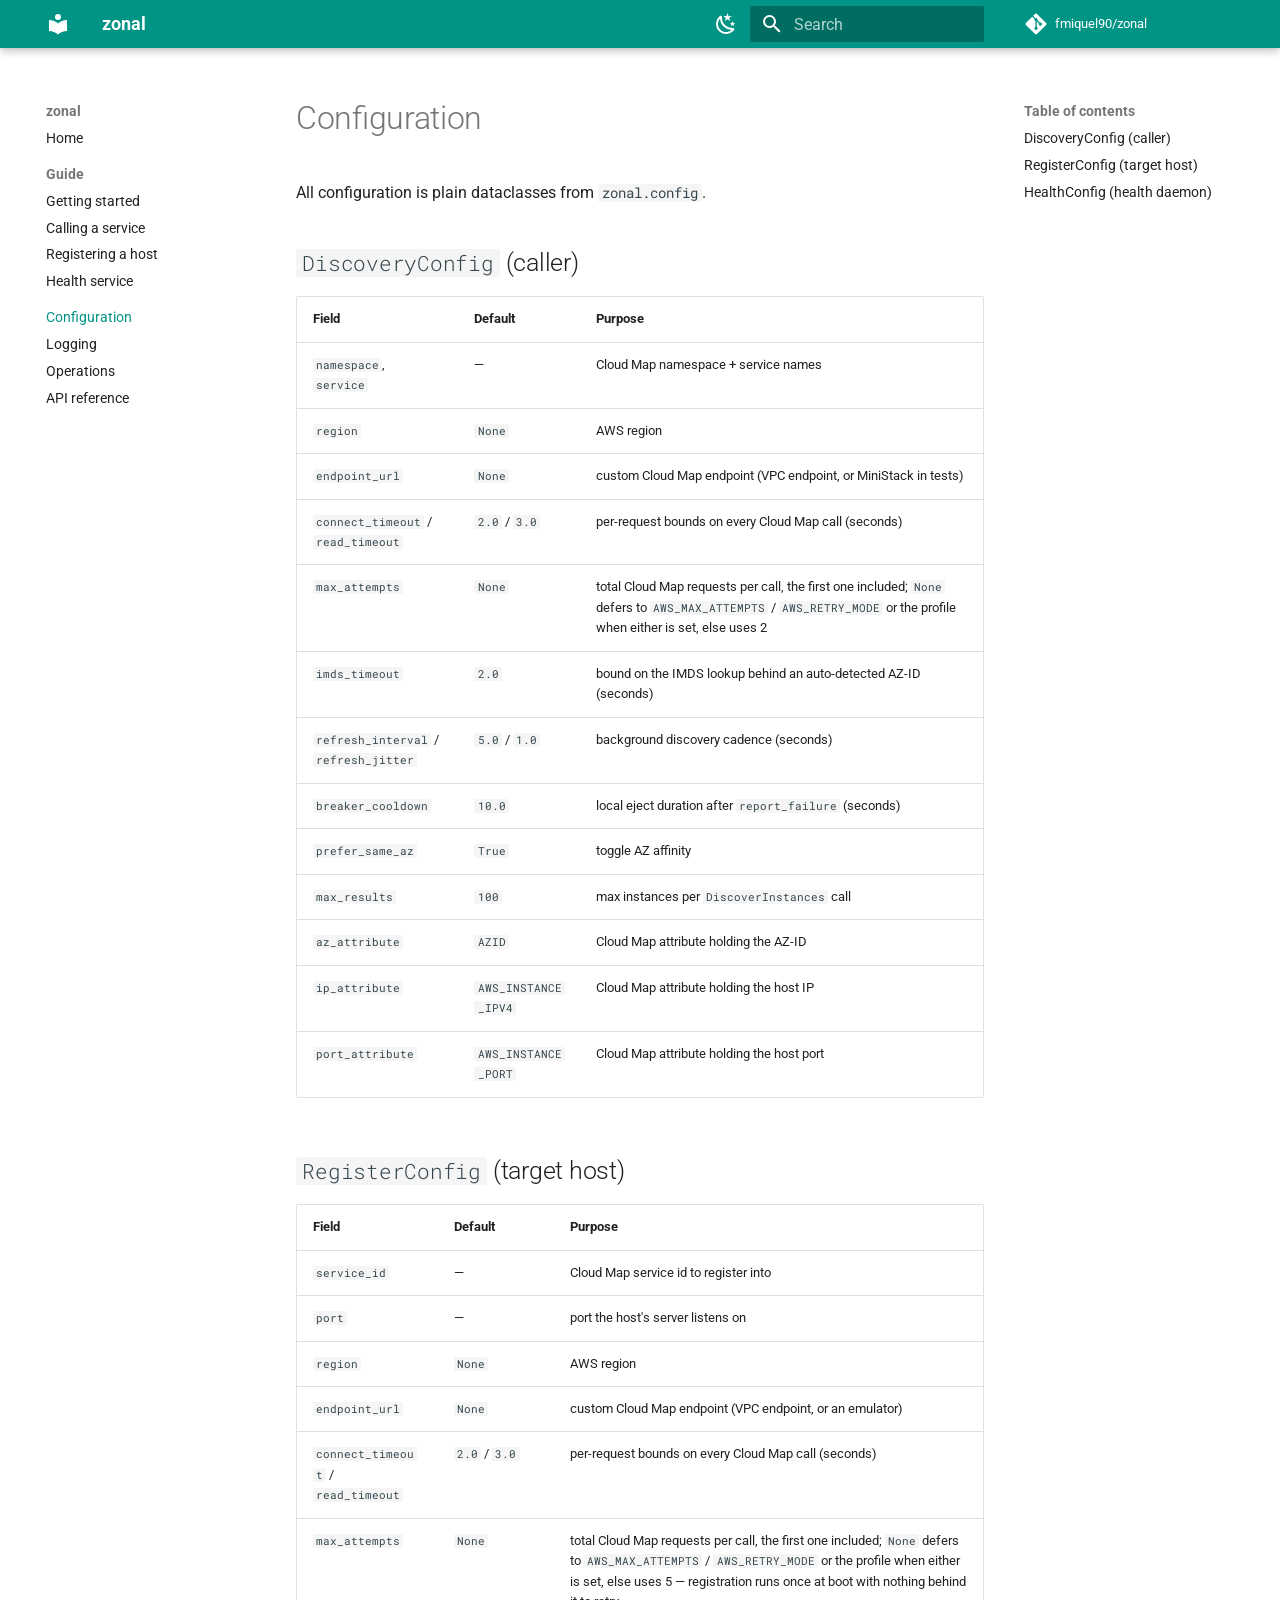
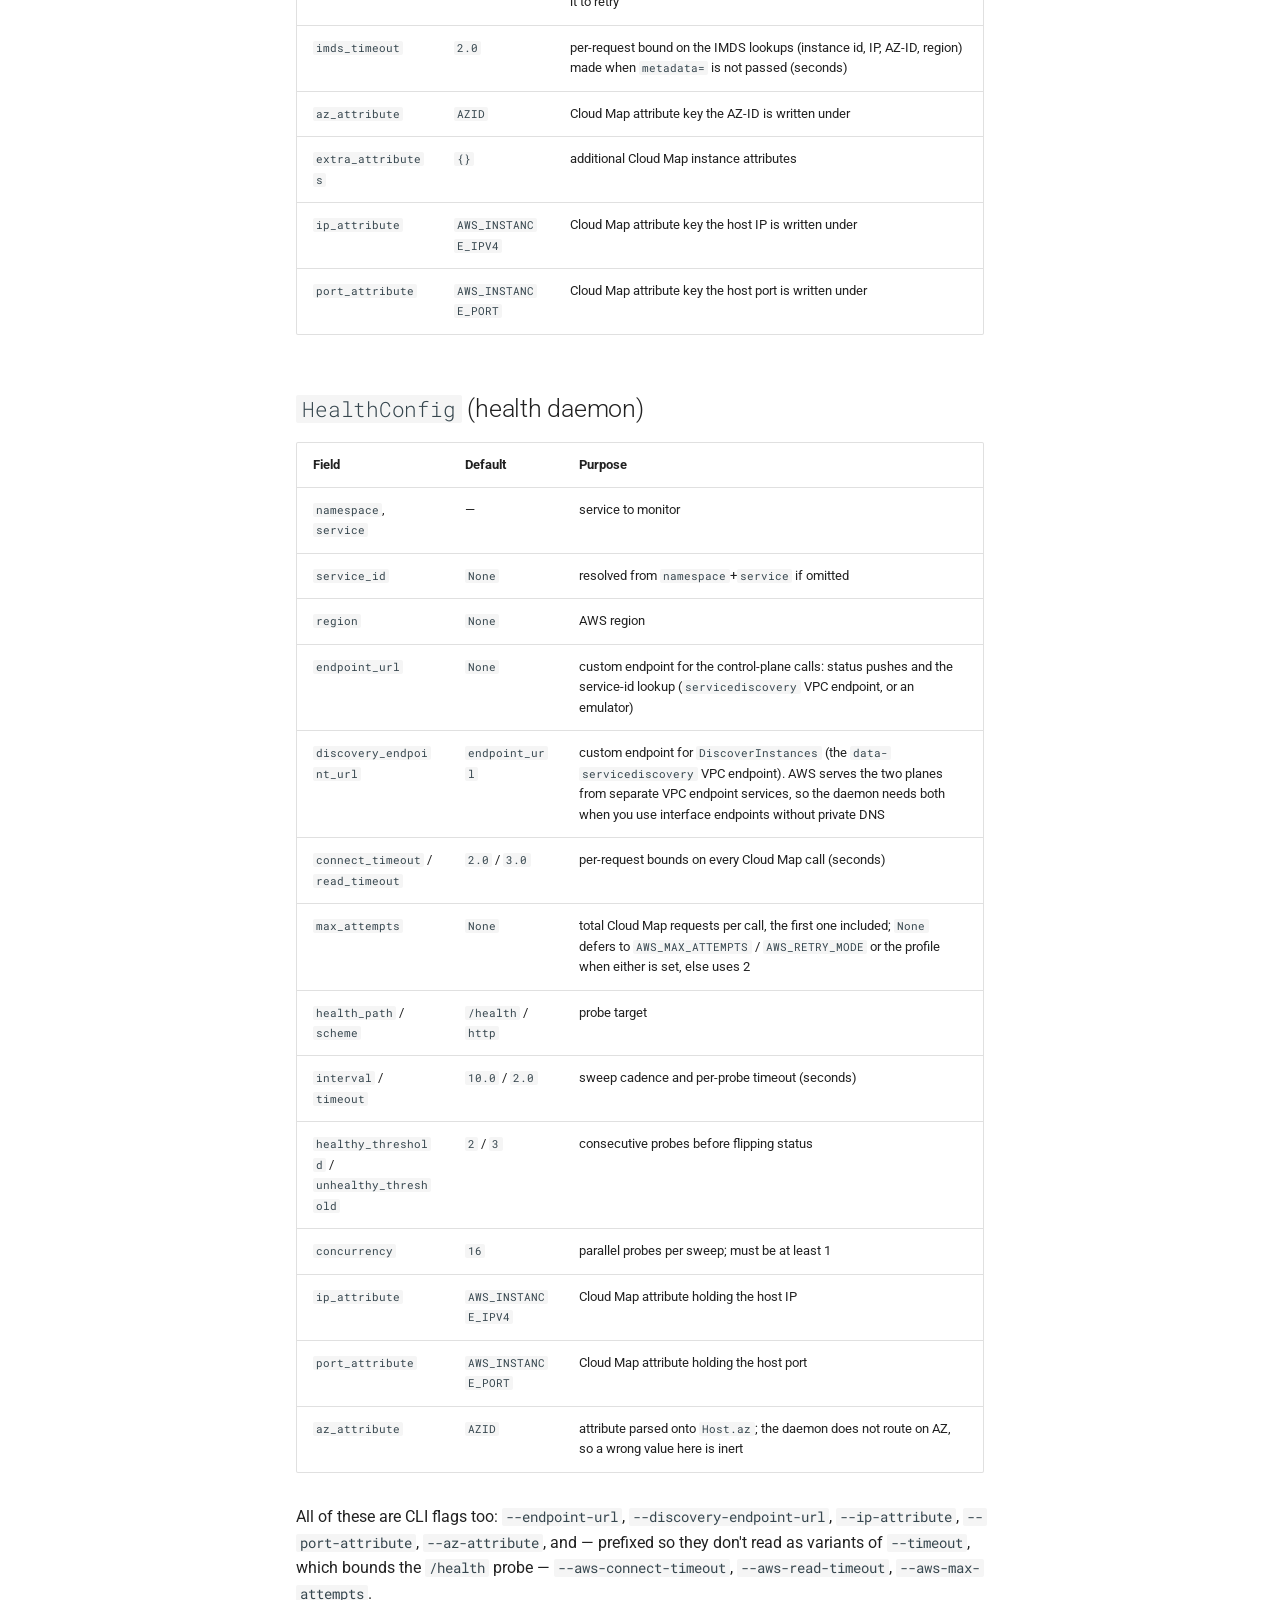
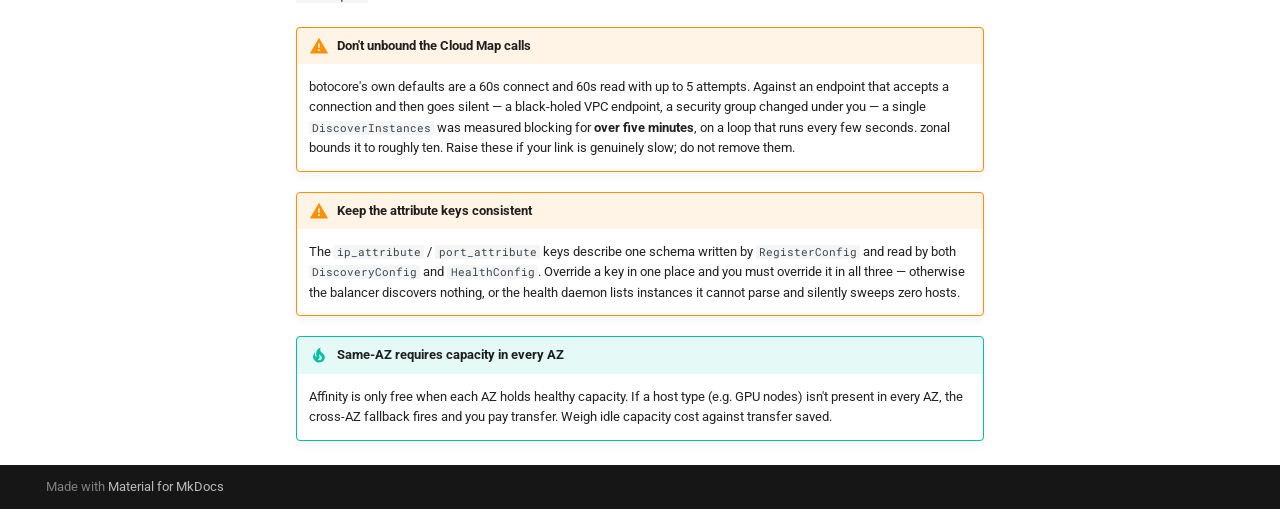
<file: configuration/index.html>
<!doctype html>
<html lang="en" class="no-js">
  <head>
    
      <meta charset="utf-8">
      <meta name="viewport" content="width=device-width,initial-scale=1">
      
        <meta name="description" content="AZ-affine client-side load balancing over AWS Cloud Map — keep east-west traffic in-AZ and cut the cross-AZ bill.">
      
      
      
      
        <link rel="prev" href="../guide/health-service/">
      
      
        <link rel="next" href="../logging/">
      
      
        
      
      
      <link rel="icon" href="../assets/images/favicon.png">
      <meta name="generator" content="mkdocs-1.6.1, mkdocs-material-9.7.7">
    
    
      
        <title>Configuration - zonal</title>
      
    
    
      <link rel="stylesheet" href="../assets/stylesheets/main.ec1eaa64.min.css">
      
        
        <link rel="stylesheet" href="../assets/stylesheets/palette.ab4e12ef.min.css">
      
      


    
    
      
    
    
      
        
        
        <link rel="preconnect" href="https://fonts.gstatic.com" crossorigin>
        <link rel="stylesheet" href="https://fonts.googleapis.com/css?family=Roboto:300,300i,400,400i,700,700i%7CRoboto+Mono:400,400i,700,700i&display=fallback">
        <style>:root{--md-text-font:"Roboto";--md-code-font:"Roboto Mono"}</style>
      
    
    
      <link rel="stylesheet" href="../assets/brand.css">
    
    <script>__md_scope=new URL("..",location),__md_hash=e=>[...e].reduce(((e,_)=>(e<<5)-e+_.charCodeAt(0)),0),__md_get=(e,_=localStorage,t=__md_scope)=>JSON.parse(_.getItem(t.pathname+"."+e)),__md_set=(e,_,t=localStorage,a=__md_scope)=>{try{t.setItem(a.pathname+"."+e,JSON.stringify(_))}catch(e){}}</script>
    
      

    
    
  </head>
  
  
    
    
      
    
    
    
    
    <body dir="ltr" data-md-color-scheme="slate" data-md-color-primary="teal" data-md-color-accent="teal">
  
    
    <input class="md-toggle" data-md-toggle="drawer" type="checkbox" id="__drawer" autocomplete="off">
    <input class="md-toggle" data-md-toggle="search" type="checkbox" id="__search" autocomplete="off">
    <label class="md-overlay" for="__drawer"></label>
    <div data-md-component="skip">
      
        
        <a href="#configuration" class="md-skip">
          Skip to content
        </a>
      
    </div>
    <div data-md-component="announce">
      
    </div>
    
    
      

  

<header class="md-header md-header--shadow" data-md-component="header">
  <nav class="md-header__inner md-grid" aria-label="Header">
    <a href=".." title="zonal" class="md-header__button md-logo" aria-label="zonal" data-md-component="logo">
      
  
  <svg xmlns="http://www.w3.org/2000/svg" viewBox="0 0 24 24"><path d="M12 8a3 3 0 0 0 3-3 3 3 0 0 0-3-3 3 3 0 0 0-3 3 3 3 0 0 0 3 3m0 3.54C9.64 9.35 6.5 8 3 8v11c3.5 0 6.64 1.35 9 3.54 2.36-2.19 5.5-3.54 9-3.54V8c-3.5 0-6.64 1.35-9 3.54"/></svg>

    </a>
    <label class="md-header__button md-icon" for="__drawer">
      
      <svg xmlns="http://www.w3.org/2000/svg" viewBox="0 0 24 24"><path d="M3 6h18v2H3zm0 5h18v2H3zm0 5h18v2H3z"/></svg>
    </label>
    <div class="md-header__title" data-md-component="header-title">
      <div class="md-header__ellipsis">
        <div class="md-header__topic">
          <span class="md-ellipsis">
            zonal
          </span>
        </div>
        <div class="md-header__topic" data-md-component="header-topic">
          <span class="md-ellipsis">
            
              Configuration
            
          </span>
        </div>
      </div>
    </div>
    
      
        <form class="md-header__option" data-md-component="palette">
  
    
    
    
    <input class="md-option" data-md-color-media="(prefers-color-scheme: dark)" data-md-color-scheme="slate" data-md-color-primary="teal" data-md-color-accent="teal"  aria-label="Switch to light mode"  type="radio" name="__palette" id="__palette_0">
    
      <label class="md-header__button md-icon" title="Switch to light mode" for="__palette_1" hidden>
        <svg xmlns="http://www.w3.org/2000/svg" viewBox="0 0 24 24"><path d="M12 7a5 5 0 0 1 5 5 5 5 0 0 1-5 5 5 5 0 0 1-5-5 5 5 0 0 1 5-5m0 2a3 3 0 0 0-3 3 3 3 0 0 0 3 3 3 3 0 0 0 3-3 3 3 0 0 0-3-3m0-7 2.39 3.42C13.65 5.15 12.84 5 12 5s-1.65.15-2.39.42zM3.34 7l4.16-.35A7.2 7.2 0 0 0 5.94 8.5c-.44.74-.69 1.5-.83 2.29zm.02 10 1.76-3.77a7.131 7.131 0 0 0 2.38 4.14zM20.65 7l-1.77 3.79a7.02 7.02 0 0 0-2.38-4.15zm-.01 10-4.14.36c.59-.51 1.12-1.14 1.54-1.86.42-.73.69-1.5.83-2.29zM12 22l-2.41-3.44c.74.27 1.55.44 2.41.44.82 0 1.63-.17 2.37-.44z"/></svg>
      </label>
    
  
    
    
    
    <input class="md-option" data-md-color-media="(prefers-color-scheme: light)" data-md-color-scheme="default" data-md-color-primary="teal" data-md-color-accent="teal"  aria-label="Switch to dark mode"  type="radio" name="__palette" id="__palette_1">
    
      <label class="md-header__button md-icon" title="Switch to dark mode" for="__palette_0" hidden>
        <svg xmlns="http://www.w3.org/2000/svg" viewBox="0 0 24 24"><path d="m17.75 4.09-2.53 1.94.91 3.06-2.63-1.81-2.63 1.81.91-3.06-2.53-1.94L12.44 4l1.06-3 1.06 3zm3.5 6.91-1.64 1.25.59 1.98-1.7-1.17-1.7 1.17.59-1.98L15.75 11l2.06-.05L18.5 9l.69 1.95zm-2.28 4.95c.83-.08 1.72 1.1 1.19 1.85-.32.45-.66.87-1.08 1.27C15.17 23 8.84 23 4.94 19.07c-3.91-3.9-3.91-10.24 0-14.14.4-.4.82-.76 1.27-1.08.75-.53 1.93.36 1.85 1.19-.27 2.86.69 5.83 2.89 8.02a9.96 9.96 0 0 0 8.02 2.89m-1.64 2.02a12.08 12.08 0 0 1-7.8-3.47c-2.17-2.19-3.33-5-3.49-7.82-2.81 3.14-2.7 7.96.31 10.98 3.02 3.01 7.84 3.12 10.98.31"/></svg>
      </label>
    
  
</form>
      
    
    
      <script>var palette=__md_get("__palette");if(palette&&palette.color){if("(prefers-color-scheme)"===palette.color.media){var media=matchMedia("(prefers-color-scheme: light)"),input=document.querySelector(media.matches?"[data-md-color-media='(prefers-color-scheme: light)']":"[data-md-color-media='(prefers-color-scheme: dark)']");palette.color.media=input.getAttribute("data-md-color-media"),palette.color.scheme=input.getAttribute("data-md-color-scheme"),palette.color.primary=input.getAttribute("data-md-color-primary"),palette.color.accent=input.getAttribute("data-md-color-accent")}for(var[key,value]of Object.entries(palette.color))document.body.setAttribute("data-md-color-"+key,value)}</script>
    
    
    
      
      
        <label class="md-header__button md-icon" for="__search">
          
          <svg xmlns="http://www.w3.org/2000/svg" viewBox="0 0 24 24"><path d="M9.5 3A6.5 6.5 0 0 1 16 9.5c0 1.61-.59 3.09-1.56 4.23l.27.27h.79l5 5-1.5 1.5-5-5v-.79l-.27-.27A6.52 6.52 0 0 1 9.5 16 6.5 6.5 0 0 1 3 9.5 6.5 6.5 0 0 1 9.5 3m0 2C7 5 5 7 5 9.5S7 14 9.5 14 14 12 14 9.5 12 5 9.5 5"/></svg>
        </label>
        <div class="md-search" data-md-component="search" role="dialog">
  <label class="md-search__overlay" for="__search"></label>
  <div class="md-search__inner" role="search">
    <form class="md-search__form" name="search">
      <input type="text" class="md-search__input" name="query" aria-label="Search" placeholder="Search" autocapitalize="off" autocorrect="off" autocomplete="off" spellcheck="false" data-md-component="search-query" required>
      <label class="md-search__icon md-icon" for="__search">
        
        <svg xmlns="http://www.w3.org/2000/svg" viewBox="0 0 24 24"><path d="M9.5 3A6.5 6.5 0 0 1 16 9.5c0 1.61-.59 3.09-1.56 4.23l.27.27h.79l5 5-1.5 1.5-5-5v-.79l-.27-.27A6.52 6.52 0 0 1 9.5 16 6.5 6.5 0 0 1 3 9.5 6.5 6.5 0 0 1 9.5 3m0 2C7 5 5 7 5 9.5S7 14 9.5 14 14 12 14 9.5 12 5 9.5 5"/></svg>
        
        <svg xmlns="http://www.w3.org/2000/svg" viewBox="0 0 24 24"><path d="M20 11v2H8l5.5 5.5-1.42 1.42L4.16 12l7.92-7.92L13.5 5.5 8 11z"/></svg>
      </label>
      <nav class="md-search__options" aria-label="Search">
        
        <button type="reset" class="md-search__icon md-icon" title="Clear" aria-label="Clear" tabindex="-1">
          
          <svg xmlns="http://www.w3.org/2000/svg" viewBox="0 0 24 24"><path d="M19 6.41 17.59 5 12 10.59 6.41 5 5 6.41 10.59 12 5 17.59 6.41 19 12 13.41 17.59 19 19 17.59 13.41 12z"/></svg>
        </button>
      </nav>
      
        <div class="md-search__suggest" data-md-component="search-suggest"></div>
      
    </form>
    <div class="md-search__output">
      <div class="md-search__scrollwrap" tabindex="0" data-md-scrollfix>
        <div class="md-search-result" data-md-component="search-result">
          <div class="md-search-result__meta">
            Initializing search
          </div>
          <ol class="md-search-result__list" role="presentation"></ol>
        </div>
      </div>
    </div>
  </div>
</div>
      
    
    
      <div class="md-header__source">
        <a href="https://github.com/fmiquel90/zonal" title="Go to repository" class="md-source" data-md-component="source">
  <div class="md-source__icon md-icon">
    
    <svg xmlns="http://www.w3.org/2000/svg" viewBox="0 0 448 512"><!--! Font Awesome Free 7.1.0 by @fontawesome - https://fontawesome.com License - https://fontawesome.com/license/free (Icons: CC BY 4.0, Fonts: SIL OFL 1.1, Code: MIT License) Copyright 2025 Fonticons, Inc.--><path d="M439.6 236.1 244 40.5c-5.4-5.5-12.8-8.5-20.4-8.5s-15 3-20.4 8.4L162.5 81l51.5 51.5c27.1-9.1 52.7 16.8 43.4 43.7l49.7 49.7c34.2-11.8 61.2 31 35.5 56.7-26.5 26.5-70.2-2.9-56-37.3L240.3 199v121.9c25.3 12.5 22.3 41.8 9.1 55-6.4 6.4-15.2 10.1-24.3 10.1s-17.8-3.6-24.3-10.1c-17.6-17.6-11.1-46.9 11.2-56v-123c-20.8-8.5-24.6-30.7-18.6-45L142.6 101 8.5 235.1C3 240.6 0 247.9 0 255.5s3 15 8.5 20.4l195.6 195.7c5.4 5.4 12.7 8.4 20.4 8.4s15-3 20.4-8.4l194.7-194.7c5.4-5.4 8.4-12.8 8.4-20.4s-3-15-8.4-20.4"/></svg>
  </div>
  <div class="md-source__repository">
    fmiquel90/zonal
  </div>
</a>
      </div>
    
  </nav>
  
</header>
    
    <div class="md-container" data-md-component="container">
      
      
        
          
        
      
      <main class="md-main" data-md-component="main">
        <div class="md-main__inner md-grid">
          
            
              
              <div class="md-sidebar md-sidebar--primary" data-md-component="sidebar" data-md-type="navigation" >
                <div class="md-sidebar__scrollwrap">
                  <div class="md-sidebar__inner">
                    



<nav class="md-nav md-nav--primary" aria-label="Navigation" data-md-level="0">
  <label class="md-nav__title" for="__drawer">
    <a href=".." title="zonal" class="md-nav__button md-logo" aria-label="zonal" data-md-component="logo">
      
  
  <svg xmlns="http://www.w3.org/2000/svg" viewBox="0 0 24 24"><path d="M12 8a3 3 0 0 0 3-3 3 3 0 0 0-3-3 3 3 0 0 0-3 3 3 3 0 0 0 3 3m0 3.54C9.64 9.35 6.5 8 3 8v11c3.5 0 6.64 1.35 9 3.54 2.36-2.19 5.5-3.54 9-3.54V8c-3.5 0-6.64 1.35-9 3.54"/></svg>

    </a>
    zonal
  </label>
  
    <div class="md-nav__source">
      <a href="https://github.com/fmiquel90/zonal" title="Go to repository" class="md-source" data-md-component="source">
  <div class="md-source__icon md-icon">
    
    <svg xmlns="http://www.w3.org/2000/svg" viewBox="0 0 448 512"><!--! Font Awesome Free 7.1.0 by @fontawesome - https://fontawesome.com License - https://fontawesome.com/license/free (Icons: CC BY 4.0, Fonts: SIL OFL 1.1, Code: MIT License) Copyright 2025 Fonticons, Inc.--><path d="M439.6 236.1 244 40.5c-5.4-5.5-12.8-8.5-20.4-8.5s-15 3-20.4 8.4L162.5 81l51.5 51.5c27.1-9.1 52.7 16.8 43.4 43.7l49.7 49.7c34.2-11.8 61.2 31 35.5 56.7-26.5 26.5-70.2-2.9-56-37.3L240.3 199v121.9c25.3 12.5 22.3 41.8 9.1 55-6.4 6.4-15.2 10.1-24.3 10.1s-17.8-3.6-24.3-10.1c-17.6-17.6-11.1-46.9 11.2-56v-123c-20.8-8.5-24.6-30.7-18.6-45L142.6 101 8.5 235.1C3 240.6 0 247.9 0 255.5s3 15 8.5 20.4l195.6 195.7c5.4 5.4 12.7 8.4 20.4 8.4s15-3 20.4-8.4l194.7-194.7c5.4-5.4 8.4-12.8 8.4-20.4s-3-15-8.4-20.4"/></svg>
  </div>
  <div class="md-source__repository">
    fmiquel90/zonal
  </div>
</a>
    </div>
  
  <ul class="md-nav__list" data-md-scrollfix>
    
      
      
  
  
  
  
    <li class="md-nav__item">
      <a href=".." class="md-nav__link">
        
  
  
  <span class="md-ellipsis">
    
  
    Home
  

    
  </span>
  
  

      </a>
    </li>
  

    
      
      
  
  
  
  
    
    
    
    
      
        
        
      
    
    
    <li class="md-nav__item md-nav__item--section md-nav__item--nested">
      
        
        
        <input class="md-nav__toggle md-toggle " type="checkbox" id="__nav_2" >
        
          
          <label class="md-nav__link" for="__nav_2" id="__nav_2_label" tabindex="">
            
  
  
  <span class="md-ellipsis">
    
  
    Guide
  

    
  </span>
  
  

            <span class="md-nav__icon md-icon"></span>
          </label>
        
        <nav class="md-nav" data-md-level="1" aria-labelledby="__nav_2_label" aria-expanded="false">
          <label class="md-nav__title" for="__nav_2">
            <span class="md-nav__icon md-icon"></span>
            
  
    Guide
  

          </label>
          <ul class="md-nav__list" data-md-scrollfix>
            
              
                
  
  
  
  
    <li class="md-nav__item">
      <a href="../guide/getting-started/" class="md-nav__link">
        
  
  
  <span class="md-ellipsis">
    
  
    Getting started
  

    
  </span>
  
  

      </a>
    </li>
  

              
            
              
                
  
  
  
  
    <li class="md-nav__item">
      <a href="../guide/calling/" class="md-nav__link">
        
  
  
  <span class="md-ellipsis">
    
  
    Calling a service
  

    
  </span>
  
  

      </a>
    </li>
  

              
            
              
                
  
  
  
  
    <li class="md-nav__item">
      <a href="../guide/registering/" class="md-nav__link">
        
  
  
  <span class="md-ellipsis">
    
  
    Registering a host
  

    
  </span>
  
  

      </a>
    </li>
  

              
            
              
                
  
  
  
  
    <li class="md-nav__item">
      <a href="../guide/health-service/" class="md-nav__link">
        
  
  
  <span class="md-ellipsis">
    
  
    Health service
  

    
  </span>
  
  

      </a>
    </li>
  

              
            
          </ul>
        </nav>
      
    </li>
  

    
      
      
  
  
    
  
  
  
    <li class="md-nav__item md-nav__item--active">
      
      <input class="md-nav__toggle md-toggle" type="checkbox" id="__toc">
      
      
        
      
      
        <label class="md-nav__link md-nav__link--active" for="__toc">
          
  
  
  <span class="md-ellipsis">
    
  
    Configuration
  

    
  </span>
  
  

          <span class="md-nav__icon md-icon"></span>
        </label>
      
      <a href="./" class="md-nav__link md-nav__link--active">
        
  
  
  <span class="md-ellipsis">
    
  
    Configuration
  

    
  </span>
  
  

      </a>
      
        

<nav class="md-nav md-nav--secondary" aria-label="Table of contents">
  
  
  
    
  
  
    <label class="md-nav__title" for="__toc">
      <span class="md-nav__icon md-icon"></span>
      Table of contents
    </label>
    <ul class="md-nav__list" data-md-component="toc" data-md-scrollfix>
      
        <li class="md-nav__item">
  <a href="#discoveryconfig-caller" class="md-nav__link">
    <span class="md-ellipsis">
      
        DiscoveryConfig (caller)
      
    </span>
  </a>
  
</li>
      
        <li class="md-nav__item">
  <a href="#registerconfig-target-host" class="md-nav__link">
    <span class="md-ellipsis">
      
        RegisterConfig (target host)
      
    </span>
  </a>
  
</li>
      
        <li class="md-nav__item">
  <a href="#healthconfig-health-daemon" class="md-nav__link">
    <span class="md-ellipsis">
      
        HealthConfig (health daemon)
      
    </span>
  </a>
  
</li>
      
    </ul>
  
</nav>
      
    </li>
  

    
      
      
  
  
  
  
    <li class="md-nav__item">
      <a href="../logging/" class="md-nav__link">
        
  
  
  <span class="md-ellipsis">
    
  
    Logging
  

    
  </span>
  
  

      </a>
    </li>
  

    
      
      
  
  
  
  
    <li class="md-nav__item">
      <a href="../operations/" class="md-nav__link">
        
  
  
  <span class="md-ellipsis">
    
  
    Operations
  

    
  </span>
  
  

      </a>
    </li>
  

    
      
      
  
  
  
  
    <li class="md-nav__item">
      <a href="../api/" class="md-nav__link">
        
  
  
  <span class="md-ellipsis">
    
  
    API reference
  

    
  </span>
  
  

      </a>
    </li>
  

    
  </ul>
</nav>
                  </div>
                </div>
              </div>
            
            
              
              <div class="md-sidebar md-sidebar--secondary" data-md-component="sidebar" data-md-type="toc" >
                <div class="md-sidebar__scrollwrap">
                  <div class="md-sidebar__inner">
                    

<nav class="md-nav md-nav--secondary" aria-label="Table of contents">
  
  
  
    
  
  
    <label class="md-nav__title" for="__toc">
      <span class="md-nav__icon md-icon"></span>
      Table of contents
    </label>
    <ul class="md-nav__list" data-md-component="toc" data-md-scrollfix>
      
        <li class="md-nav__item">
  <a href="#discoveryconfig-caller" class="md-nav__link">
    <span class="md-ellipsis">
      
        DiscoveryConfig (caller)
      
    </span>
  </a>
  
</li>
      
        <li class="md-nav__item">
  <a href="#registerconfig-target-host" class="md-nav__link">
    <span class="md-ellipsis">
      
        RegisterConfig (target host)
      
    </span>
  </a>
  
</li>
      
        <li class="md-nav__item">
  <a href="#healthconfig-health-daemon" class="md-nav__link">
    <span class="md-ellipsis">
      
        HealthConfig (health daemon)
      
    </span>
  </a>
  
</li>
      
    </ul>
  
</nav>
                  </div>
                </div>
              </div>
            
          
          
            <div class="md-content" data-md-component="content">
              
              <article class="md-content__inner md-typeset">
                
                  


  
  


<h1 id="configuration">Configuration<a class="headerlink" href="#configuration" title="Permanent link">&para;</a></h1>
<p>All configuration is plain dataclasses from <code>zonal.config</code>.</p>
<h2 id="discoveryconfig-caller"><code>DiscoveryConfig</code> (caller)<a class="headerlink" href="#discoveryconfig-caller" title="Permanent link">&para;</a></h2>
<table>
<thead>
<tr>
<th>Field</th>
<th>Default</th>
<th>Purpose</th>
</tr>
</thead>
<tbody>
<tr>
<td><code>namespace</code>, <code>service</code></td>
<td>—</td>
<td>Cloud Map namespace + service names</td>
</tr>
<tr>
<td><code>region</code></td>
<td><code>None</code></td>
<td>AWS region</td>
</tr>
<tr>
<td><code>endpoint_url</code></td>
<td><code>None</code></td>
<td>custom Cloud Map endpoint (VPC endpoint, or MiniStack in tests)</td>
</tr>
<tr>
<td><code>connect_timeout</code> / <code>read_timeout</code></td>
<td><code>2.0</code> / <code>3.0</code></td>
<td>per-request bounds on every Cloud Map call (seconds)</td>
</tr>
<tr>
<td><code>max_attempts</code></td>
<td><code>None</code></td>
<td>total Cloud Map requests per call, the first one included; <code>None</code> defers to <code>AWS_MAX_ATTEMPTS</code> / <code>AWS_RETRY_MODE</code> or the profile when either is set, else uses 2</td>
</tr>
<tr>
<td><code>imds_timeout</code></td>
<td><code>2.0</code></td>
<td>bound on the IMDS lookup behind an auto-detected AZ-ID (seconds)</td>
</tr>
<tr>
<td><code>refresh_interval</code> / <code>refresh_jitter</code></td>
<td><code>5.0</code> / <code>1.0</code></td>
<td>background discovery cadence (seconds)</td>
</tr>
<tr>
<td><code>breaker_cooldown</code></td>
<td><code>10.0</code></td>
<td>local eject duration after <code>report_failure</code> (seconds)</td>
</tr>
<tr>
<td><code>prefer_same_az</code></td>
<td><code>True</code></td>
<td>toggle AZ affinity</td>
</tr>
<tr>
<td><code>max_results</code></td>
<td><code>100</code></td>
<td>max instances per <code>DiscoverInstances</code> call</td>
</tr>
<tr>
<td><code>az_attribute</code></td>
<td><code>AZID</code></td>
<td>Cloud Map attribute holding the AZ-ID</td>
</tr>
<tr>
<td><code>ip_attribute</code></td>
<td><code>AWS_INSTANCE_IPV4</code></td>
<td>Cloud Map attribute holding the host IP</td>
</tr>
<tr>
<td><code>port_attribute</code></td>
<td><code>AWS_INSTANCE_PORT</code></td>
<td>Cloud Map attribute holding the host port</td>
</tr>
</tbody>
</table>
<h2 id="registerconfig-target-host"><code>RegisterConfig</code> (target host)<a class="headerlink" href="#registerconfig-target-host" title="Permanent link">&para;</a></h2>
<table>
<thead>
<tr>
<th>Field</th>
<th>Default</th>
<th>Purpose</th>
</tr>
</thead>
<tbody>
<tr>
<td><code>service_id</code></td>
<td>—</td>
<td>Cloud Map service id to register into</td>
</tr>
<tr>
<td><code>port</code></td>
<td>—</td>
<td>port the host's server listens on</td>
</tr>
<tr>
<td><code>region</code></td>
<td><code>None</code></td>
<td>AWS region</td>
</tr>
<tr>
<td><code>endpoint_url</code></td>
<td><code>None</code></td>
<td>custom Cloud Map endpoint (VPC endpoint, or an emulator)</td>
</tr>
<tr>
<td><code>connect_timeout</code> / <code>read_timeout</code></td>
<td><code>2.0</code> / <code>3.0</code></td>
<td>per-request bounds on every Cloud Map call (seconds)</td>
</tr>
<tr>
<td><code>max_attempts</code></td>
<td><code>None</code></td>
<td>total Cloud Map requests per call, the first one included; <code>None</code> defers to <code>AWS_MAX_ATTEMPTS</code> / <code>AWS_RETRY_MODE</code> or the profile when either is set, else uses 5 — registration runs once at boot with nothing behind it to retry</td>
</tr>
<tr>
<td><code>imds_timeout</code></td>
<td><code>2.0</code></td>
<td>per-request bound on the IMDS lookups (instance id, IP, AZ-ID, region) made when <code>metadata=</code> is not passed (seconds)</td>
</tr>
<tr>
<td><code>az_attribute</code></td>
<td><code>AZID</code></td>
<td>Cloud Map attribute key the AZ-ID is written under</td>
</tr>
<tr>
<td><code>extra_attributes</code></td>
<td><code>{}</code></td>
<td>additional Cloud Map instance attributes</td>
</tr>
<tr>
<td><code>ip_attribute</code></td>
<td><code>AWS_INSTANCE_IPV4</code></td>
<td>Cloud Map attribute key the host IP is written under</td>
</tr>
<tr>
<td><code>port_attribute</code></td>
<td><code>AWS_INSTANCE_PORT</code></td>
<td>Cloud Map attribute key the host port is written under</td>
</tr>
</tbody>
</table>
<h2 id="healthconfig-health-daemon"><code>HealthConfig</code> (health daemon)<a class="headerlink" href="#healthconfig-health-daemon" title="Permanent link">&para;</a></h2>
<table>
<thead>
<tr>
<th>Field</th>
<th>Default</th>
<th>Purpose</th>
</tr>
</thead>
<tbody>
<tr>
<td><code>namespace</code>, <code>service</code></td>
<td>—</td>
<td>service to monitor</td>
</tr>
<tr>
<td><code>service_id</code></td>
<td><code>None</code></td>
<td>resolved from <code>namespace</code>+<code>service</code> if omitted</td>
</tr>
<tr>
<td><code>region</code></td>
<td><code>None</code></td>
<td>AWS region</td>
</tr>
<tr>
<td><code>endpoint_url</code></td>
<td><code>None</code></td>
<td>custom endpoint for the control-plane calls: status pushes and the service-id lookup (<code>servicediscovery</code> VPC endpoint, or an emulator)</td>
</tr>
<tr>
<td><code>discovery_endpoint_url</code></td>
<td><code>endpoint_url</code></td>
<td>custom endpoint for <code>DiscoverInstances</code> (the <code>data-servicediscovery</code> VPC endpoint). AWS serves the two planes from separate VPC endpoint services, so the daemon needs both when you use interface endpoints without private DNS</td>
</tr>
<tr>
<td><code>connect_timeout</code> / <code>read_timeout</code></td>
<td><code>2.0</code> / <code>3.0</code></td>
<td>per-request bounds on every Cloud Map call (seconds)</td>
</tr>
<tr>
<td><code>max_attempts</code></td>
<td><code>None</code></td>
<td>total Cloud Map requests per call, the first one included; <code>None</code> defers to <code>AWS_MAX_ATTEMPTS</code> / <code>AWS_RETRY_MODE</code> or the profile when either is set, else uses 2</td>
</tr>
<tr>
<td><code>health_path</code> / <code>scheme</code></td>
<td><code>/health</code> / <code>http</code></td>
<td>probe target</td>
</tr>
<tr>
<td><code>interval</code> / <code>timeout</code></td>
<td><code>10.0</code> / <code>2.0</code></td>
<td>sweep cadence and per-probe timeout (seconds)</td>
</tr>
<tr>
<td><code>healthy_threshold</code> / <code>unhealthy_threshold</code></td>
<td><code>2</code> / <code>3</code></td>
<td>consecutive probes before flipping status</td>
</tr>
<tr>
<td><code>concurrency</code></td>
<td><code>16</code></td>
<td>parallel probes per sweep; must be at least 1</td>
</tr>
<tr>
<td><code>ip_attribute</code></td>
<td><code>AWS_INSTANCE_IPV4</code></td>
<td>Cloud Map attribute holding the host IP</td>
</tr>
<tr>
<td><code>port_attribute</code></td>
<td><code>AWS_INSTANCE_PORT</code></td>
<td>Cloud Map attribute holding the host port</td>
</tr>
<tr>
<td><code>az_attribute</code></td>
<td><code>AZID</code></td>
<td>attribute parsed onto <code>Host.az</code>; the daemon does not route on AZ, so a wrong value here is inert</td>
</tr>
</tbody>
</table>
<p>All of these are CLI flags too: <code>--endpoint-url</code>, <code>--discovery-endpoint-url</code>, <code>--ip-attribute</code>, <code>--port-attribute</code>,
<code>--az-attribute</code>, and — prefixed so they don't read as variants of <code>--timeout</code>, which bounds the
<code>/health</code> probe — <code>--aws-connect-timeout</code>, <code>--aws-read-timeout</code>, <code>--aws-max-attempts</code>.</p>
<div class="admonition warning">
<p class="admonition-title">Don't unbound the Cloud Map calls</p>
<p>botocore's own defaults are a 60s connect and 60s read with up to 5 attempts. Against an
endpoint that accepts a connection and then goes silent — a black-holed VPC endpoint, a
security group changed under you — a single <code>DiscoverInstances</code> was measured blocking for
<strong>over five minutes</strong>, on a loop that runs every few seconds. zonal bounds it to roughly ten.
Raise these if your link is genuinely slow; do not remove them.</p>
</div>
<div class="admonition warning">
<p class="admonition-title">Keep the attribute keys consistent</p>
<p>The <code>ip_attribute</code> / <code>port_attribute</code> keys describe one schema written by <code>RegisterConfig</code> and
read by both <code>DiscoveryConfig</code> and <code>HealthConfig</code>. Override a key in one place and you must
override it in all three — otherwise the balancer discovers nothing, or the health daemon lists
instances it cannot parse and silently sweeps zero hosts.</p>
</div>
<div class="admonition tip">
<p class="admonition-title">Same-AZ requires capacity in every AZ</p>
<p>Affinity is only free when each AZ holds healthy capacity. If a host type (e.g. GPU nodes) isn't
present in every AZ, the cross-AZ fallback fires and you pay transfer. Weigh idle capacity cost
against transfer saved.</p>
</div>












                
              </article>
            </div>
          
          
  <script>var tabs=__md_get("__tabs");if(Array.isArray(tabs))e:for(var set of document.querySelectorAll(".tabbed-set")){var labels=set.querySelector(".tabbed-labels");for(var tab of tabs)for(var label of labels.getElementsByTagName("label"))if(label.innerText.trim()===tab){var input=document.getElementById(label.htmlFor);input.checked=!0;continue e}}</script>

<script>var target=document.getElementById(location.hash.slice(1));target&&target.name&&(target.checked=target.name.startsWith("__tabbed_"))</script>
        </div>
        
          <button type="button" class="md-top md-icon" data-md-component="top" hidden>
  
  <svg xmlns="http://www.w3.org/2000/svg" viewBox="0 0 24 24"><path d="M13 20h-2V8l-5.5 5.5-1.42-1.42L12 4.16l7.92 7.92-1.42 1.42L13 8z"/></svg>
  Back to top
</button>
        
      </main>
      
        <footer class="md-footer">
  
  <div class="md-footer-meta md-typeset">
    <div class="md-footer-meta__inner md-grid">
      <div class="md-copyright">
  
  
    Made with
    <a href="https://squidfunk.github.io/mkdocs-material/" target="_blank" rel="noopener">
      Material for MkDocs
    </a>
  
</div>
      
    </div>
  </div>
</footer>
      
    </div>
    <div class="md-dialog" data-md-component="dialog">
      <div class="md-dialog__inner md-typeset"></div>
    </div>
    
    
    
      
      
      <script id="__config" type="application/json">{"annotate": null, "base": "..", "features": ["navigation.sections", "navigation.top", "navigation.instant", "navigation.tracking", "toc.follow", "search.suggest", "search.highlight", "content.code.copy", "content.tabs.link"], "search": "../assets/javascripts/workers/search.2c215733.min.js", "tags": null, "translations": {"clipboard.copied": "Copied to clipboard", "clipboard.copy": "Copy to clipboard", "search.result.more.one": "1 more on this page", "search.result.more.other": "# more on this page", "search.result.none": "No matching documents", "search.result.one": "1 matching document", "search.result.other": "# matching documents", "search.result.placeholder": "Type to start searching", "search.result.term.missing": "Missing", "select.version": "Select version"}, "version": null}</script>
    
    
      <script src="../assets/javascripts/bundle.d7400e89.min.js"></script>
      
    
  </body>
</html>
</file>
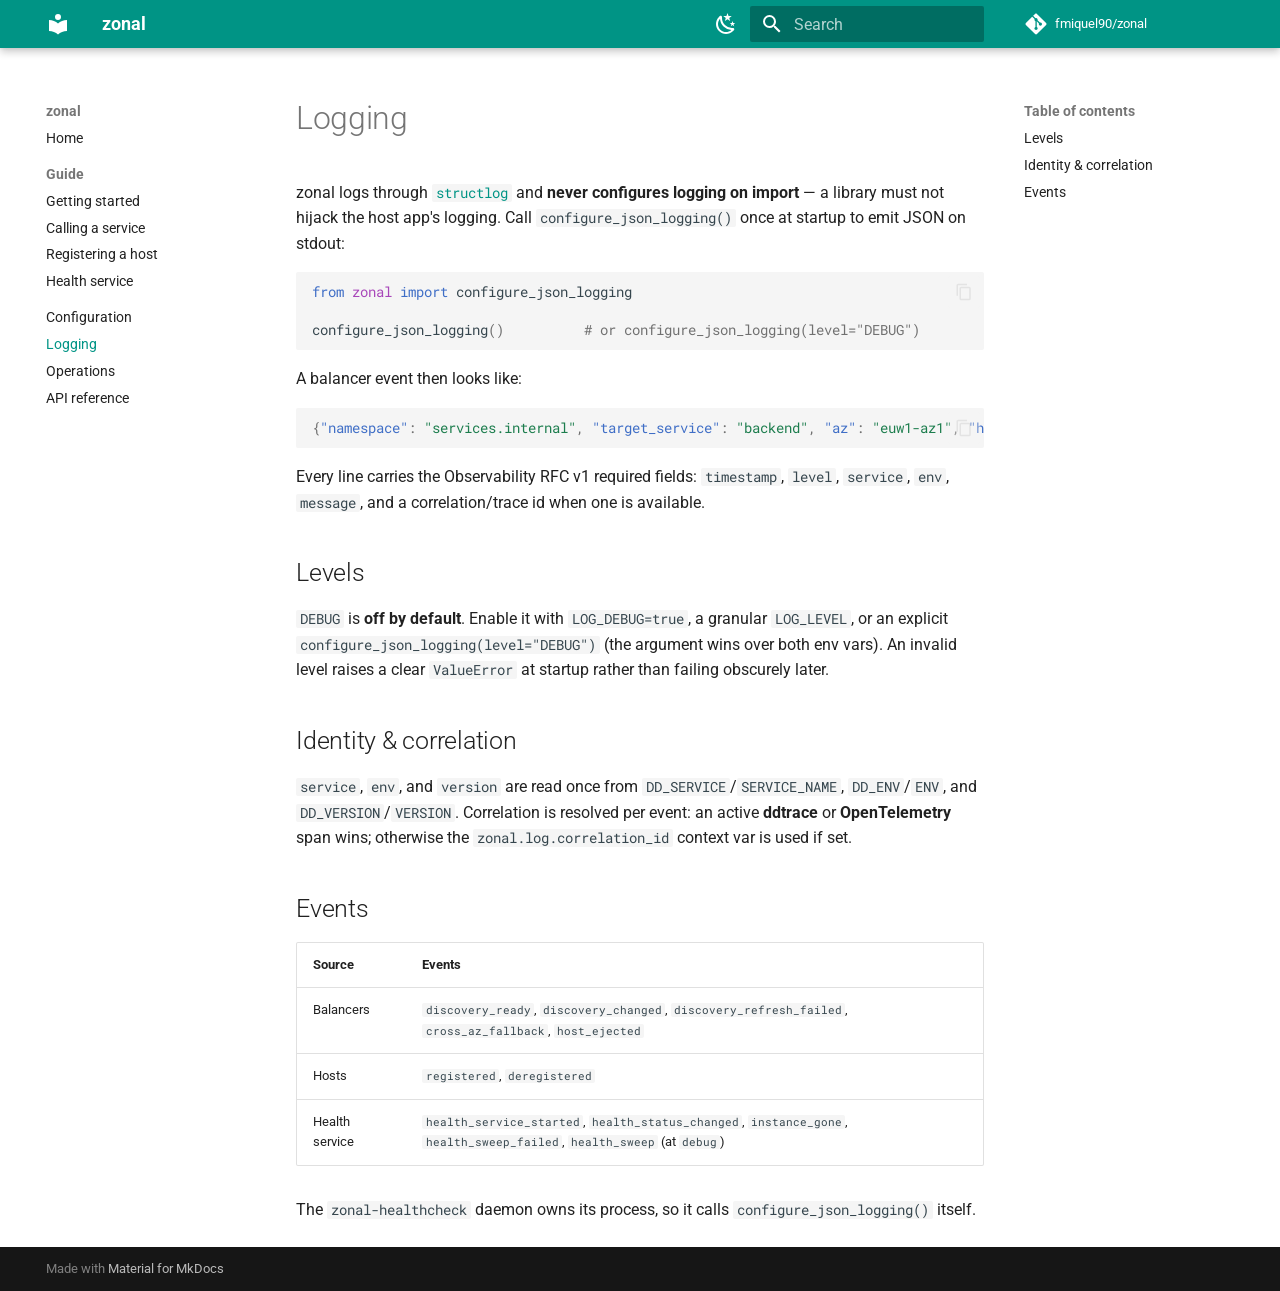
<file: logging/index.html>
<!doctype html>
<html lang="en" class="no-js">
  <head>
    
      <meta charset="utf-8">
      <meta name="viewport" content="width=device-width,initial-scale=1">
      
        <meta name="description" content="AZ-affine client-side load balancing over AWS Cloud Map — keep east-west traffic in-AZ and cut the cross-AZ bill.">
      
      
      
      
        <link rel="prev" href="../configuration/">
      
      
        <link rel="next" href="../operations/">
      
      
        
      
      
      <link rel="icon" href="../assets/images/favicon.png">
      <meta name="generator" content="mkdocs-1.6.1, mkdocs-material-9.7.7">
    
    
      
        <title>Logging - zonal</title>
      
    
    
      <link rel="stylesheet" href="../assets/stylesheets/main.ec1eaa64.min.css">
      
        
        <link rel="stylesheet" href="../assets/stylesheets/palette.ab4e12ef.min.css">
      
      


    
    
      
    
    
      
        
        
        <link rel="preconnect" href="https://fonts.gstatic.com" crossorigin>
        <link rel="stylesheet" href="https://fonts.googleapis.com/css?family=Roboto:300,300i,400,400i,700,700i%7CRoboto+Mono:400,400i,700,700i&display=fallback">
        <style>:root{--md-text-font:"Roboto";--md-code-font:"Roboto Mono"}</style>
      
    
    
      <link rel="stylesheet" href="../assets/brand.css">
    
    <script>__md_scope=new URL("..",location),__md_hash=e=>[...e].reduce(((e,_)=>(e<<5)-e+_.charCodeAt(0)),0),__md_get=(e,_=localStorage,t=__md_scope)=>JSON.parse(_.getItem(t.pathname+"."+e)),__md_set=(e,_,t=localStorage,a=__md_scope)=>{try{t.setItem(a.pathname+"."+e,JSON.stringify(_))}catch(e){}}</script>
    
      

    
    
  </head>
  
  
    
    
      
    
    
    
    
    <body dir="ltr" data-md-color-scheme="slate" data-md-color-primary="teal" data-md-color-accent="teal">
  
    
    <input class="md-toggle" data-md-toggle="drawer" type="checkbox" id="__drawer" autocomplete="off">
    <input class="md-toggle" data-md-toggle="search" type="checkbox" id="__search" autocomplete="off">
    <label class="md-overlay" for="__drawer"></label>
    <div data-md-component="skip">
      
        
        <a href="#logging" class="md-skip">
          Skip to content
        </a>
      
    </div>
    <div data-md-component="announce">
      
    </div>
    
    
      

  

<header class="md-header md-header--shadow" data-md-component="header">
  <nav class="md-header__inner md-grid" aria-label="Header">
    <a href=".." title="zonal" class="md-header__button md-logo" aria-label="zonal" data-md-component="logo">
      
  
  <svg xmlns="http://www.w3.org/2000/svg" viewBox="0 0 24 24"><path d="M12 8a3 3 0 0 0 3-3 3 3 0 0 0-3-3 3 3 0 0 0-3 3 3 3 0 0 0 3 3m0 3.54C9.64 9.35 6.5 8 3 8v11c3.5 0 6.64 1.35 9 3.54 2.36-2.19 5.5-3.54 9-3.54V8c-3.5 0-6.64 1.35-9 3.54"/></svg>

    </a>
    <label class="md-header__button md-icon" for="__drawer">
      
      <svg xmlns="http://www.w3.org/2000/svg" viewBox="0 0 24 24"><path d="M3 6h18v2H3zm0 5h18v2H3zm0 5h18v2H3z"/></svg>
    </label>
    <div class="md-header__title" data-md-component="header-title">
      <div class="md-header__ellipsis">
        <div class="md-header__topic">
          <span class="md-ellipsis">
            zonal
          </span>
        </div>
        <div class="md-header__topic" data-md-component="header-topic">
          <span class="md-ellipsis">
            
              Logging
            
          </span>
        </div>
      </div>
    </div>
    
      
        <form class="md-header__option" data-md-component="palette">
  
    
    
    
    <input class="md-option" data-md-color-media="(prefers-color-scheme: dark)" data-md-color-scheme="slate" data-md-color-primary="teal" data-md-color-accent="teal"  aria-label="Switch to light mode"  type="radio" name="__palette" id="__palette_0">
    
      <label class="md-header__button md-icon" title="Switch to light mode" for="__palette_1" hidden>
        <svg xmlns="http://www.w3.org/2000/svg" viewBox="0 0 24 24"><path d="M12 7a5 5 0 0 1 5 5 5 5 0 0 1-5 5 5 5 0 0 1-5-5 5 5 0 0 1 5-5m0 2a3 3 0 0 0-3 3 3 3 0 0 0 3 3 3 3 0 0 0 3-3 3 3 0 0 0-3-3m0-7 2.39 3.42C13.65 5.15 12.84 5 12 5s-1.65.15-2.39.42zM3.34 7l4.16-.35A7.2 7.2 0 0 0 5.94 8.5c-.44.74-.69 1.5-.83 2.29zm.02 10 1.76-3.77a7.131 7.131 0 0 0 2.38 4.14zM20.65 7l-1.77 3.79a7.02 7.02 0 0 0-2.38-4.15zm-.01 10-4.14.36c.59-.51 1.12-1.14 1.54-1.86.42-.73.69-1.5.83-2.29zM12 22l-2.41-3.44c.74.27 1.55.44 2.41.44.82 0 1.63-.17 2.37-.44z"/></svg>
      </label>
    
  
    
    
    
    <input class="md-option" data-md-color-media="(prefers-color-scheme: light)" data-md-color-scheme="default" data-md-color-primary="teal" data-md-color-accent="teal"  aria-label="Switch to dark mode"  type="radio" name="__palette" id="__palette_1">
    
      <label class="md-header__button md-icon" title="Switch to dark mode" for="__palette_0" hidden>
        <svg xmlns="http://www.w3.org/2000/svg" viewBox="0 0 24 24"><path d="m17.75 4.09-2.53 1.94.91 3.06-2.63-1.81-2.63 1.81.91-3.06-2.53-1.94L12.44 4l1.06-3 1.06 3zm3.5 6.91-1.64 1.25.59 1.98-1.7-1.17-1.7 1.17.59-1.98L15.75 11l2.06-.05L18.5 9l.69 1.95zm-2.28 4.95c.83-.08 1.72 1.1 1.19 1.85-.32.45-.66.87-1.08 1.27C15.17 23 8.84 23 4.94 19.07c-3.91-3.9-3.91-10.24 0-14.14.4-.4.82-.76 1.27-1.08.75-.53 1.93.36 1.85 1.19-.27 2.86.69 5.83 2.89 8.02a9.96 9.96 0 0 0 8.02 2.89m-1.64 2.02a12.08 12.08 0 0 1-7.8-3.47c-2.17-2.19-3.33-5-3.49-7.82-2.81 3.14-2.7 7.96.31 10.98 3.02 3.01 7.84 3.12 10.98.31"/></svg>
      </label>
    
  
</form>
      
    
    
      <script>var palette=__md_get("__palette");if(palette&&palette.color){if("(prefers-color-scheme)"===palette.color.media){var media=matchMedia("(prefers-color-scheme: light)"),input=document.querySelector(media.matches?"[data-md-color-media='(prefers-color-scheme: light)']":"[data-md-color-media='(prefers-color-scheme: dark)']");palette.color.media=input.getAttribute("data-md-color-media"),palette.color.scheme=input.getAttribute("data-md-color-scheme"),palette.color.primary=input.getAttribute("data-md-color-primary"),palette.color.accent=input.getAttribute("data-md-color-accent")}for(var[key,value]of Object.entries(palette.color))document.body.setAttribute("data-md-color-"+key,value)}</script>
    
    
    
      
      
        <label class="md-header__button md-icon" for="__search">
          
          <svg xmlns="http://www.w3.org/2000/svg" viewBox="0 0 24 24"><path d="M9.5 3A6.5 6.5 0 0 1 16 9.5c0 1.61-.59 3.09-1.56 4.23l.27.27h.79l5 5-1.5 1.5-5-5v-.79l-.27-.27A6.52 6.52 0 0 1 9.5 16 6.5 6.5 0 0 1 3 9.5 6.5 6.5 0 0 1 9.5 3m0 2C7 5 5 7 5 9.5S7 14 9.5 14 14 12 14 9.5 12 5 9.5 5"/></svg>
        </label>
        <div class="md-search" data-md-component="search" role="dialog">
  <label class="md-search__overlay" for="__search"></label>
  <div class="md-search__inner" role="search">
    <form class="md-search__form" name="search">
      <input type="text" class="md-search__input" name="query" aria-label="Search" placeholder="Search" autocapitalize="off" autocorrect="off" autocomplete="off" spellcheck="false" data-md-component="search-query" required>
      <label class="md-search__icon md-icon" for="__search">
        
        <svg xmlns="http://www.w3.org/2000/svg" viewBox="0 0 24 24"><path d="M9.5 3A6.5 6.5 0 0 1 16 9.5c0 1.61-.59 3.09-1.56 4.23l.27.27h.79l5 5-1.5 1.5-5-5v-.79l-.27-.27A6.52 6.52 0 0 1 9.5 16 6.5 6.5 0 0 1 3 9.5 6.5 6.5 0 0 1 9.5 3m0 2C7 5 5 7 5 9.5S7 14 9.5 14 14 12 14 9.5 12 5 9.5 5"/></svg>
        
        <svg xmlns="http://www.w3.org/2000/svg" viewBox="0 0 24 24"><path d="M20 11v2H8l5.5 5.5-1.42 1.42L4.16 12l7.92-7.92L13.5 5.5 8 11z"/></svg>
      </label>
      <nav class="md-search__options" aria-label="Search">
        
        <button type="reset" class="md-search__icon md-icon" title="Clear" aria-label="Clear" tabindex="-1">
          
          <svg xmlns="http://www.w3.org/2000/svg" viewBox="0 0 24 24"><path d="M19 6.41 17.59 5 12 10.59 6.41 5 5 6.41 10.59 12 5 17.59 6.41 19 12 13.41 17.59 19 19 17.59 13.41 12z"/></svg>
        </button>
      </nav>
      
        <div class="md-search__suggest" data-md-component="search-suggest"></div>
      
    </form>
    <div class="md-search__output">
      <div class="md-search__scrollwrap" tabindex="0" data-md-scrollfix>
        <div class="md-search-result" data-md-component="search-result">
          <div class="md-search-result__meta">
            Initializing search
          </div>
          <ol class="md-search-result__list" role="presentation"></ol>
        </div>
      </div>
    </div>
  </div>
</div>
      
    
    
      <div class="md-header__source">
        <a href="https://github.com/fmiquel90/zonal" title="Go to repository" class="md-source" data-md-component="source">
  <div class="md-source__icon md-icon">
    
    <svg xmlns="http://www.w3.org/2000/svg" viewBox="0 0 448 512"><!--! Font Awesome Free 7.1.0 by @fontawesome - https://fontawesome.com License - https://fontawesome.com/license/free (Icons: CC BY 4.0, Fonts: SIL OFL 1.1, Code: MIT License) Copyright 2025 Fonticons, Inc.--><path d="M439.6 236.1 244 40.5c-5.4-5.5-12.8-8.5-20.4-8.5s-15 3-20.4 8.4L162.5 81l51.5 51.5c27.1-9.1 52.7 16.8 43.4 43.7l49.7 49.7c34.2-11.8 61.2 31 35.5 56.7-26.5 26.5-70.2-2.9-56-37.3L240.3 199v121.9c25.3 12.5 22.3 41.8 9.1 55-6.4 6.4-15.2 10.1-24.3 10.1s-17.8-3.6-24.3-10.1c-17.6-17.6-11.1-46.9 11.2-56v-123c-20.8-8.5-24.6-30.7-18.6-45L142.6 101 8.5 235.1C3 240.6 0 247.9 0 255.5s3 15 8.5 20.4l195.6 195.7c5.4 5.4 12.7 8.4 20.4 8.4s15-3 20.4-8.4l194.7-194.7c5.4-5.4 8.4-12.8 8.4-20.4s-3-15-8.4-20.4"/></svg>
  </div>
  <div class="md-source__repository">
    fmiquel90/zonal
  </div>
</a>
      </div>
    
  </nav>
  
</header>
    
    <div class="md-container" data-md-component="container">
      
      
        
          
        
      
      <main class="md-main" data-md-component="main">
        <div class="md-main__inner md-grid">
          
            
              
              <div class="md-sidebar md-sidebar--primary" data-md-component="sidebar" data-md-type="navigation" >
                <div class="md-sidebar__scrollwrap">
                  <div class="md-sidebar__inner">
                    



<nav class="md-nav md-nav--primary" aria-label="Navigation" data-md-level="0">
  <label class="md-nav__title" for="__drawer">
    <a href=".." title="zonal" class="md-nav__button md-logo" aria-label="zonal" data-md-component="logo">
      
  
  <svg xmlns="http://www.w3.org/2000/svg" viewBox="0 0 24 24"><path d="M12 8a3 3 0 0 0 3-3 3 3 0 0 0-3-3 3 3 0 0 0-3 3 3 3 0 0 0 3 3m0 3.54C9.64 9.35 6.5 8 3 8v11c3.5 0 6.64 1.35 9 3.54 2.36-2.19 5.5-3.54 9-3.54V8c-3.5 0-6.64 1.35-9 3.54"/></svg>

    </a>
    zonal
  </label>
  
    <div class="md-nav__source">
      <a href="https://github.com/fmiquel90/zonal" title="Go to repository" class="md-source" data-md-component="source">
  <div class="md-source__icon md-icon">
    
    <svg xmlns="http://www.w3.org/2000/svg" viewBox="0 0 448 512"><!--! Font Awesome Free 7.1.0 by @fontawesome - https://fontawesome.com License - https://fontawesome.com/license/free (Icons: CC BY 4.0, Fonts: SIL OFL 1.1, Code: MIT License) Copyright 2025 Fonticons, Inc.--><path d="M439.6 236.1 244 40.5c-5.4-5.5-12.8-8.5-20.4-8.5s-15 3-20.4 8.4L162.5 81l51.5 51.5c27.1-9.1 52.7 16.8 43.4 43.7l49.7 49.7c34.2-11.8 61.2 31 35.5 56.7-26.5 26.5-70.2-2.9-56-37.3L240.3 199v121.9c25.3 12.5 22.3 41.8 9.1 55-6.4 6.4-15.2 10.1-24.3 10.1s-17.8-3.6-24.3-10.1c-17.6-17.6-11.1-46.9 11.2-56v-123c-20.8-8.5-24.6-30.7-18.6-45L142.6 101 8.5 235.1C3 240.6 0 247.9 0 255.5s3 15 8.5 20.4l195.6 195.7c5.4 5.4 12.7 8.4 20.4 8.4s15-3 20.4-8.4l194.7-194.7c5.4-5.4 8.4-12.8 8.4-20.4s-3-15-8.4-20.4"/></svg>
  </div>
  <div class="md-source__repository">
    fmiquel90/zonal
  </div>
</a>
    </div>
  
  <ul class="md-nav__list" data-md-scrollfix>
    
      
      
  
  
  
  
    <li class="md-nav__item">
      <a href=".." class="md-nav__link">
        
  
  
  <span class="md-ellipsis">
    
  
    Home
  

    
  </span>
  
  

      </a>
    </li>
  

    
      
      
  
  
  
  
    
    
    
    
      
        
        
      
    
    
    <li class="md-nav__item md-nav__item--section md-nav__item--nested">
      
        
        
        <input class="md-nav__toggle md-toggle " type="checkbox" id="__nav_2" >
        
          
          <label class="md-nav__link" for="__nav_2" id="__nav_2_label" tabindex="">
            
  
  
  <span class="md-ellipsis">
    
  
    Guide
  

    
  </span>
  
  

            <span class="md-nav__icon md-icon"></span>
          </label>
        
        <nav class="md-nav" data-md-level="1" aria-labelledby="__nav_2_label" aria-expanded="false">
          <label class="md-nav__title" for="__nav_2">
            <span class="md-nav__icon md-icon"></span>
            
  
    Guide
  

          </label>
          <ul class="md-nav__list" data-md-scrollfix>
            
              
                
  
  
  
  
    <li class="md-nav__item">
      <a href="../guide/getting-started/" class="md-nav__link">
        
  
  
  <span class="md-ellipsis">
    
  
    Getting started
  

    
  </span>
  
  

      </a>
    </li>
  

              
            
              
                
  
  
  
  
    <li class="md-nav__item">
      <a href="../guide/calling/" class="md-nav__link">
        
  
  
  <span class="md-ellipsis">
    
  
    Calling a service
  

    
  </span>
  
  

      </a>
    </li>
  

              
            
              
                
  
  
  
  
    <li class="md-nav__item">
      <a href="../guide/registering/" class="md-nav__link">
        
  
  
  <span class="md-ellipsis">
    
  
    Registering a host
  

    
  </span>
  
  

      </a>
    </li>
  

              
            
              
                
  
  
  
  
    <li class="md-nav__item">
      <a href="../guide/health-service/" class="md-nav__link">
        
  
  
  <span class="md-ellipsis">
    
  
    Health service
  

    
  </span>
  
  

      </a>
    </li>
  

              
            
          </ul>
        </nav>
      
    </li>
  

    
      
      
  
  
  
  
    <li class="md-nav__item">
      <a href="../configuration/" class="md-nav__link">
        
  
  
  <span class="md-ellipsis">
    
  
    Configuration
  

    
  </span>
  
  

      </a>
    </li>
  

    
      
      
  
  
    
  
  
  
    <li class="md-nav__item md-nav__item--active">
      
      <input class="md-nav__toggle md-toggle" type="checkbox" id="__toc">
      
      
        
      
      
        <label class="md-nav__link md-nav__link--active" for="__toc">
          
  
  
  <span class="md-ellipsis">
    
  
    Logging
  

    
  </span>
  
  

          <span class="md-nav__icon md-icon"></span>
        </label>
      
      <a href="./" class="md-nav__link md-nav__link--active">
        
  
  
  <span class="md-ellipsis">
    
  
    Logging
  

    
  </span>
  
  

      </a>
      
        

<nav class="md-nav md-nav--secondary" aria-label="Table of contents">
  
  
  
    
  
  
    <label class="md-nav__title" for="__toc">
      <span class="md-nav__icon md-icon"></span>
      Table of contents
    </label>
    <ul class="md-nav__list" data-md-component="toc" data-md-scrollfix>
      
        <li class="md-nav__item">
  <a href="#levels" class="md-nav__link">
    <span class="md-ellipsis">
      
        Levels
      
    </span>
  </a>
  
</li>
      
        <li class="md-nav__item">
  <a href="#identity-correlation" class="md-nav__link">
    <span class="md-ellipsis">
      
        Identity &amp; correlation
      
    </span>
  </a>
  
</li>
      
        <li class="md-nav__item">
  <a href="#events" class="md-nav__link">
    <span class="md-ellipsis">
      
        Events
      
    </span>
  </a>
  
</li>
      
    </ul>
  
</nav>
      
    </li>
  

    
      
      
  
  
  
  
    <li class="md-nav__item">
      <a href="../operations/" class="md-nav__link">
        
  
  
  <span class="md-ellipsis">
    
  
    Operations
  

    
  </span>
  
  

      </a>
    </li>
  

    
      
      
  
  
  
  
    <li class="md-nav__item">
      <a href="../api/" class="md-nav__link">
        
  
  
  <span class="md-ellipsis">
    
  
    API reference
  

    
  </span>
  
  

      </a>
    </li>
  

    
  </ul>
</nav>
                  </div>
                </div>
              </div>
            
            
              
              <div class="md-sidebar md-sidebar--secondary" data-md-component="sidebar" data-md-type="toc" >
                <div class="md-sidebar__scrollwrap">
                  <div class="md-sidebar__inner">
                    

<nav class="md-nav md-nav--secondary" aria-label="Table of contents">
  
  
  
    
  
  
    <label class="md-nav__title" for="__toc">
      <span class="md-nav__icon md-icon"></span>
      Table of contents
    </label>
    <ul class="md-nav__list" data-md-component="toc" data-md-scrollfix>
      
        <li class="md-nav__item">
  <a href="#levels" class="md-nav__link">
    <span class="md-ellipsis">
      
        Levels
      
    </span>
  </a>
  
</li>
      
        <li class="md-nav__item">
  <a href="#identity-correlation" class="md-nav__link">
    <span class="md-ellipsis">
      
        Identity &amp; correlation
      
    </span>
  </a>
  
</li>
      
        <li class="md-nav__item">
  <a href="#events" class="md-nav__link">
    <span class="md-ellipsis">
      
        Events
      
    </span>
  </a>
  
</li>
      
    </ul>
  
</nav>
                  </div>
                </div>
              </div>
            
          
          
            <div class="md-content" data-md-component="content">
              
              <article class="md-content__inner md-typeset">
                
                  


  
  


<h1 id="logging">Logging<a class="headerlink" href="#logging" title="Permanent link">&para;</a></h1>
<p>zonal logs through <a href="https://www.structlog.org"><code>structlog</code></a> and <strong>never configures logging on
import</strong> — a library must not hijack the host app's logging. Call <code>configure_json_logging()</code> once at
startup to emit JSON on stdout:</p>
<div class="highlight"><pre><span></span><code><a id="__codelineno-0-1" name="__codelineno-0-1" href="#__codelineno-0-1"></a><span class="kn">from</span><span class="w"> </span><span class="nn">zonal</span><span class="w"> </span><span class="kn">import</span> <span class="n">configure_json_logging</span>
<a id="__codelineno-0-2" name="__codelineno-0-2" href="#__codelineno-0-2"></a>
<a id="__codelineno-0-3" name="__codelineno-0-3" href="#__codelineno-0-3"></a><span class="n">configure_json_logging</span><span class="p">()</span>          <span class="c1"># or configure_json_logging(level="DEBUG")</span>
</code></pre></div>
<p>A balancer event then looks like:</p>
<div class="highlight"><pre><span></span><code><a id="__codelineno-1-1" name="__codelineno-1-1" href="#__codelineno-1-1"></a><span class="p">{</span><span class="nt">"namespace"</span><span class="p">:</span><span class="w"> </span><span class="s2">"services.internal"</span><span class="p">,</span><span class="w"> </span><span class="nt">"target_service"</span><span class="p">:</span><span class="w"> </span><span class="s2">"backend"</span><span class="p">,</span><span class="w"> </span><span class="nt">"az"</span><span class="p">:</span><span class="w"> </span><span class="s2">"euw1-az1"</span><span class="p">,</span><span class="w"> </span><span class="nt">"host_count"</span><span class="p">:</span><span class="w"> </span><span class="mi">4</span><span class="p">,</span><span class="w"> </span><span class="nt">"level"</span><span class="p">:</span><span class="w"> </span><span class="s2">"info"</span><span class="p">,</span><span class="w"> </span><span class="nt">"service"</span><span class="p">:</span><span class="w"> </span><span class="s2">"zonal"</span><span class="p">,</span><span class="w"> </span><span class="nt">"env"</span><span class="p">:</span><span class="w"> </span><span class="s2">"prod"</span><span class="p">,</span><span class="w"> </span><span class="nt">"timestamp"</span><span class="p">:</span><span class="w"> </span><span class="s2">"2026-06-15T10:00:00.123456Z"</span><span class="p">,</span><span class="w"> </span><span class="nt">"message"</span><span class="p">:</span><span class="w"> </span><span class="s2">"discovery_ready"</span><span class="p">}</span>
</code></pre></div>
<p>Every line carries the Observability RFC v1 required fields: <code>timestamp</code>, <code>level</code>, <code>service</code>, <code>env</code>,
<code>message</code>, and a correlation/trace id when one is available.</p>
<h2 id="levels">Levels<a class="headerlink" href="#levels" title="Permanent link">&para;</a></h2>
<p><code>DEBUG</code> is <strong>off by default</strong>. Enable it with <code>LOG_DEBUG=true</code>, a granular <code>LOG_LEVEL</code>, or an explicit
<code>configure_json_logging(level="DEBUG")</code> (the argument wins over both env vars). An invalid level
raises a clear <code>ValueError</code> at startup rather than failing obscurely later.</p>
<h2 id="identity-correlation">Identity &amp; correlation<a class="headerlink" href="#identity-correlation" title="Permanent link">&para;</a></h2>
<p><code>service</code>, <code>env</code>, and <code>version</code> are read once from <code>DD_SERVICE</code>/<code>SERVICE_NAME</code>,
<code>DD_ENV</code>/<code>ENV</code>, and <code>DD_VERSION</code>/<code>VERSION</code>. Correlation is resolved per event: an active <strong>ddtrace</strong>
or <strong>OpenTelemetry</strong> span wins; otherwise the <code>zonal.log.correlation_id</code> context var is used if set.</p>
<h2 id="events">Events<a class="headerlink" href="#events" title="Permanent link">&para;</a></h2>
<table>
<thead>
<tr>
<th>Source</th>
<th>Events</th>
</tr>
</thead>
<tbody>
<tr>
<td>Balancers</td>
<td><code>discovery_ready</code>, <code>discovery_changed</code>, <code>discovery_refresh_failed</code>, <code>cross_az_fallback</code>, <code>host_ejected</code></td>
</tr>
<tr>
<td>Hosts</td>
<td><code>registered</code>, <code>deregistered</code></td>
</tr>
<tr>
<td>Health service</td>
<td><code>health_service_started</code>, <code>health_status_changed</code>, <code>instance_gone</code>, <code>health_sweep_failed</code>, <code>health_sweep</code> (at <code>debug</code>)</td>
</tr>
</tbody>
</table>
<p>The <code>zonal-healthcheck</code> daemon owns its process, so it calls <code>configure_json_logging()</code> itself.</p>












                
              </article>
            </div>
          
          
  <script>var tabs=__md_get("__tabs");if(Array.isArray(tabs))e:for(var set of document.querySelectorAll(".tabbed-set")){var labels=set.querySelector(".tabbed-labels");for(var tab of tabs)for(var label of labels.getElementsByTagName("label"))if(label.innerText.trim()===tab){var input=document.getElementById(label.htmlFor);input.checked=!0;continue e}}</script>

<script>var target=document.getElementById(location.hash.slice(1));target&&target.name&&(target.checked=target.name.startsWith("__tabbed_"))</script>
        </div>
        
          <button type="button" class="md-top md-icon" data-md-component="top" hidden>
  
  <svg xmlns="http://www.w3.org/2000/svg" viewBox="0 0 24 24"><path d="M13 20h-2V8l-5.5 5.5-1.42-1.42L12 4.16l7.92 7.92-1.42 1.42L13 8z"/></svg>
  Back to top
</button>
        
      </main>
      
        <footer class="md-footer">
  
  <div class="md-footer-meta md-typeset">
    <div class="md-footer-meta__inner md-grid">
      <div class="md-copyright">
  
  
    Made with
    <a href="https://squidfunk.github.io/mkdocs-material/" target="_blank" rel="noopener">
      Material for MkDocs
    </a>
  
</div>
      
    </div>
  </div>
</footer>
      
    </div>
    <div class="md-dialog" data-md-component="dialog">
      <div class="md-dialog__inner md-typeset"></div>
    </div>
    
    
    
      
      
      <script id="__config" type="application/json">{"annotate": null, "base": "..", "features": ["navigation.sections", "navigation.top", "navigation.instant", "navigation.tracking", "toc.follow", "search.suggest", "search.highlight", "content.code.copy", "content.tabs.link"], "search": "../assets/javascripts/workers/search.2c215733.min.js", "tags": null, "translations": {"clipboard.copied": "Copied to clipboard", "clipboard.copy": "Copy to clipboard", "search.result.more.one": "1 more on this page", "search.result.more.other": "# more on this page", "search.result.none": "No matching documents", "search.result.one": "1 matching document", "search.result.other": "# matching documents", "search.result.placeholder": "Type to start searching", "search.result.term.missing": "Missing", "select.version": "Select version"}, "version": null}</script>
    
    
      <script src="../assets/javascripts/bundle.d7400e89.min.js"></script>
      
    
  </body>
</html>
</file>
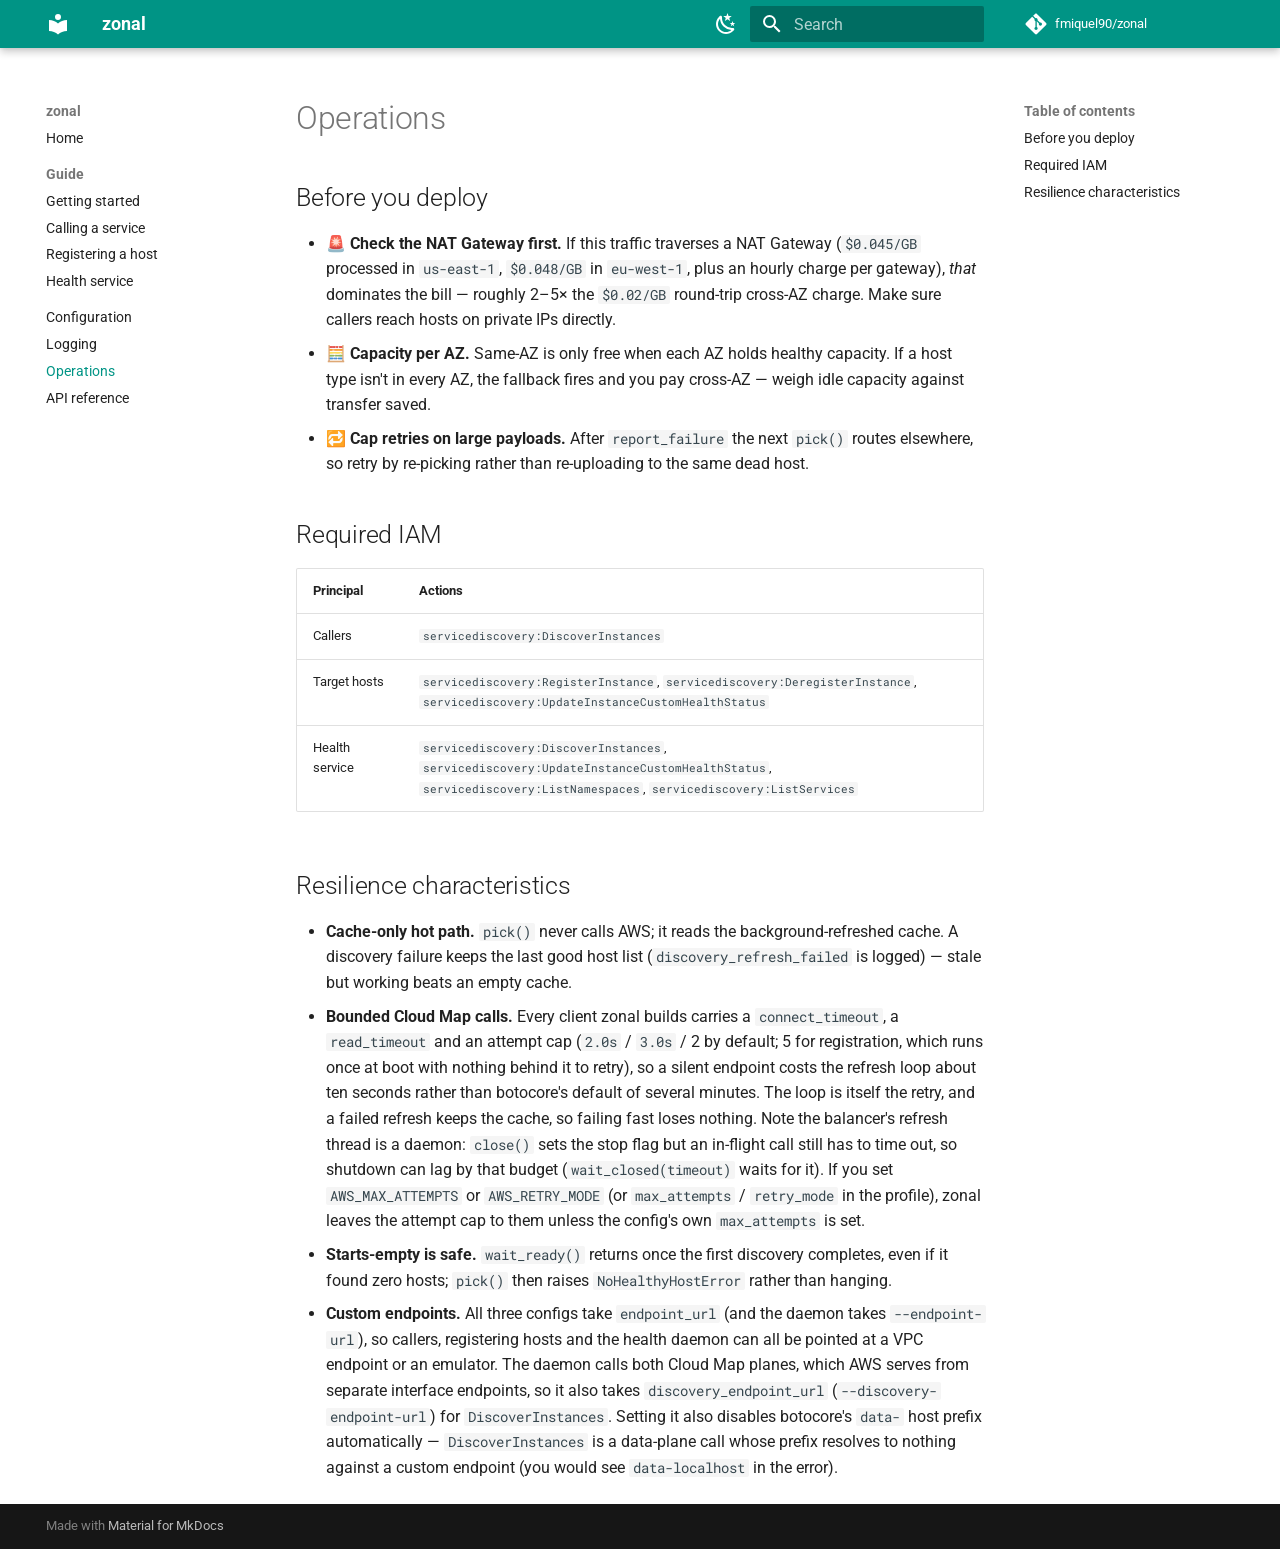
<file: operations/index.html>
<!doctype html>
<html lang="en" class="no-js">
  <head>
    
      <meta charset="utf-8">
      <meta name="viewport" content="width=device-width,initial-scale=1">
      
        <meta name="description" content="AZ-affine client-side load balancing over AWS Cloud Map — keep east-west traffic in-AZ and cut the cross-AZ bill.">
      
      
      
      
        <link rel="prev" href="../logging/">
      
      
        <link rel="next" href="../api/">
      
      
        
      
      
      <link rel="icon" href="../assets/images/favicon.png">
      <meta name="generator" content="mkdocs-1.6.1, mkdocs-material-9.7.7">
    
    
      
        <title>Operations - zonal</title>
      
    
    
      <link rel="stylesheet" href="../assets/stylesheets/main.ec1eaa64.min.css">
      
        
        <link rel="stylesheet" href="../assets/stylesheets/palette.ab4e12ef.min.css">
      
      


    
    
      
    
    
      
        
        
        <link rel="preconnect" href="https://fonts.gstatic.com" crossorigin>
        <link rel="stylesheet" href="https://fonts.googleapis.com/css?family=Roboto:300,300i,400,400i,700,700i%7CRoboto+Mono:400,400i,700,700i&display=fallback">
        <style>:root{--md-text-font:"Roboto";--md-code-font:"Roboto Mono"}</style>
      
    
    
      <link rel="stylesheet" href="../assets/brand.css">
    
    <script>__md_scope=new URL("..",location),__md_hash=e=>[...e].reduce(((e,_)=>(e<<5)-e+_.charCodeAt(0)),0),__md_get=(e,_=localStorage,t=__md_scope)=>JSON.parse(_.getItem(t.pathname+"."+e)),__md_set=(e,_,t=localStorage,a=__md_scope)=>{try{t.setItem(a.pathname+"."+e,JSON.stringify(_))}catch(e){}}</script>
    
      

    
    
  </head>
  
  
    
    
      
    
    
    
    
    <body dir="ltr" data-md-color-scheme="slate" data-md-color-primary="teal" data-md-color-accent="teal">
  
    
    <input class="md-toggle" data-md-toggle="drawer" type="checkbox" id="__drawer" autocomplete="off">
    <input class="md-toggle" data-md-toggle="search" type="checkbox" id="__search" autocomplete="off">
    <label class="md-overlay" for="__drawer"></label>
    <div data-md-component="skip">
      
        
        <a href="#operations" class="md-skip">
          Skip to content
        </a>
      
    </div>
    <div data-md-component="announce">
      
    </div>
    
    
      

  

<header class="md-header md-header--shadow" data-md-component="header">
  <nav class="md-header__inner md-grid" aria-label="Header">
    <a href=".." title="zonal" class="md-header__button md-logo" aria-label="zonal" data-md-component="logo">
      
  
  <svg xmlns="http://www.w3.org/2000/svg" viewBox="0 0 24 24"><path d="M12 8a3 3 0 0 0 3-3 3 3 0 0 0-3-3 3 3 0 0 0-3 3 3 3 0 0 0 3 3m0 3.54C9.64 9.35 6.5 8 3 8v11c3.5 0 6.64 1.35 9 3.54 2.36-2.19 5.5-3.54 9-3.54V8c-3.5 0-6.64 1.35-9 3.54"/></svg>

    </a>
    <label class="md-header__button md-icon" for="__drawer">
      
      <svg xmlns="http://www.w3.org/2000/svg" viewBox="0 0 24 24"><path d="M3 6h18v2H3zm0 5h18v2H3zm0 5h18v2H3z"/></svg>
    </label>
    <div class="md-header__title" data-md-component="header-title">
      <div class="md-header__ellipsis">
        <div class="md-header__topic">
          <span class="md-ellipsis">
            zonal
          </span>
        </div>
        <div class="md-header__topic" data-md-component="header-topic">
          <span class="md-ellipsis">
            
              Operations
            
          </span>
        </div>
      </div>
    </div>
    
      
        <form class="md-header__option" data-md-component="palette">
  
    
    
    
    <input class="md-option" data-md-color-media="(prefers-color-scheme: dark)" data-md-color-scheme="slate" data-md-color-primary="teal" data-md-color-accent="teal"  aria-label="Switch to light mode"  type="radio" name="__palette" id="__palette_0">
    
      <label class="md-header__button md-icon" title="Switch to light mode" for="__palette_1" hidden>
        <svg xmlns="http://www.w3.org/2000/svg" viewBox="0 0 24 24"><path d="M12 7a5 5 0 0 1 5 5 5 5 0 0 1-5 5 5 5 0 0 1-5-5 5 5 0 0 1 5-5m0 2a3 3 0 0 0-3 3 3 3 0 0 0 3 3 3 3 0 0 0 3-3 3 3 0 0 0-3-3m0-7 2.39 3.42C13.65 5.15 12.84 5 12 5s-1.65.15-2.39.42zM3.34 7l4.16-.35A7.2 7.2 0 0 0 5.94 8.5c-.44.74-.69 1.5-.83 2.29zm.02 10 1.76-3.77a7.131 7.131 0 0 0 2.38 4.14zM20.65 7l-1.77 3.79a7.02 7.02 0 0 0-2.38-4.15zm-.01 10-4.14.36c.59-.51 1.12-1.14 1.54-1.86.42-.73.69-1.5.83-2.29zM12 22l-2.41-3.44c.74.27 1.55.44 2.41.44.82 0 1.63-.17 2.37-.44z"/></svg>
      </label>
    
  
    
    
    
    <input class="md-option" data-md-color-media="(prefers-color-scheme: light)" data-md-color-scheme="default" data-md-color-primary="teal" data-md-color-accent="teal"  aria-label="Switch to dark mode"  type="radio" name="__palette" id="__palette_1">
    
      <label class="md-header__button md-icon" title="Switch to dark mode" for="__palette_0" hidden>
        <svg xmlns="http://www.w3.org/2000/svg" viewBox="0 0 24 24"><path d="m17.75 4.09-2.53 1.94.91 3.06-2.63-1.81-2.63 1.81.91-3.06-2.53-1.94L12.44 4l1.06-3 1.06 3zm3.5 6.91-1.64 1.25.59 1.98-1.7-1.17-1.7 1.17.59-1.98L15.75 11l2.06-.05L18.5 9l.69 1.95zm-2.28 4.95c.83-.08 1.72 1.1 1.19 1.85-.32.45-.66.87-1.08 1.27C15.17 23 8.84 23 4.94 19.07c-3.91-3.9-3.91-10.24 0-14.14.4-.4.82-.76 1.27-1.08.75-.53 1.93.36 1.85 1.19-.27 2.86.69 5.83 2.89 8.02a9.96 9.96 0 0 0 8.02 2.89m-1.64 2.02a12.08 12.08 0 0 1-7.8-3.47c-2.17-2.19-3.33-5-3.49-7.82-2.81 3.14-2.7 7.96.31 10.98 3.02 3.01 7.84 3.12 10.98.31"/></svg>
      </label>
    
  
</form>
      
    
    
      <script>var palette=__md_get("__palette");if(palette&&palette.color){if("(prefers-color-scheme)"===palette.color.media){var media=matchMedia("(prefers-color-scheme: light)"),input=document.querySelector(media.matches?"[data-md-color-media='(prefers-color-scheme: light)']":"[data-md-color-media='(prefers-color-scheme: dark)']");palette.color.media=input.getAttribute("data-md-color-media"),palette.color.scheme=input.getAttribute("data-md-color-scheme"),palette.color.primary=input.getAttribute("data-md-color-primary"),palette.color.accent=input.getAttribute("data-md-color-accent")}for(var[key,value]of Object.entries(palette.color))document.body.setAttribute("data-md-color-"+key,value)}</script>
    
    
    
      
      
        <label class="md-header__button md-icon" for="__search">
          
          <svg xmlns="http://www.w3.org/2000/svg" viewBox="0 0 24 24"><path d="M9.5 3A6.5 6.5 0 0 1 16 9.5c0 1.61-.59 3.09-1.56 4.23l.27.27h.79l5 5-1.5 1.5-5-5v-.79l-.27-.27A6.52 6.52 0 0 1 9.5 16 6.5 6.5 0 0 1 3 9.5 6.5 6.5 0 0 1 9.5 3m0 2C7 5 5 7 5 9.5S7 14 9.5 14 14 12 14 9.5 12 5 9.5 5"/></svg>
        </label>
        <div class="md-search" data-md-component="search" role="dialog">
  <label class="md-search__overlay" for="__search"></label>
  <div class="md-search__inner" role="search">
    <form class="md-search__form" name="search">
      <input type="text" class="md-search__input" name="query" aria-label="Search" placeholder="Search" autocapitalize="off" autocorrect="off" autocomplete="off" spellcheck="false" data-md-component="search-query" required>
      <label class="md-search__icon md-icon" for="__search">
        
        <svg xmlns="http://www.w3.org/2000/svg" viewBox="0 0 24 24"><path d="M9.5 3A6.5 6.5 0 0 1 16 9.5c0 1.61-.59 3.09-1.56 4.23l.27.27h.79l5 5-1.5 1.5-5-5v-.79l-.27-.27A6.52 6.52 0 0 1 9.5 16 6.5 6.5 0 0 1 3 9.5 6.5 6.5 0 0 1 9.5 3m0 2C7 5 5 7 5 9.5S7 14 9.5 14 14 12 14 9.5 12 5 9.5 5"/></svg>
        
        <svg xmlns="http://www.w3.org/2000/svg" viewBox="0 0 24 24"><path d="M20 11v2H8l5.5 5.5-1.42 1.42L4.16 12l7.92-7.92L13.5 5.5 8 11z"/></svg>
      </label>
      <nav class="md-search__options" aria-label="Search">
        
        <button type="reset" class="md-search__icon md-icon" title="Clear" aria-label="Clear" tabindex="-1">
          
          <svg xmlns="http://www.w3.org/2000/svg" viewBox="0 0 24 24"><path d="M19 6.41 17.59 5 12 10.59 6.41 5 5 6.41 10.59 12 5 17.59 6.41 19 12 13.41 17.59 19 19 17.59 13.41 12z"/></svg>
        </button>
      </nav>
      
        <div class="md-search__suggest" data-md-component="search-suggest"></div>
      
    </form>
    <div class="md-search__output">
      <div class="md-search__scrollwrap" tabindex="0" data-md-scrollfix>
        <div class="md-search-result" data-md-component="search-result">
          <div class="md-search-result__meta">
            Initializing search
          </div>
          <ol class="md-search-result__list" role="presentation"></ol>
        </div>
      </div>
    </div>
  </div>
</div>
      
    
    
      <div class="md-header__source">
        <a href="https://github.com/fmiquel90/zonal" title="Go to repository" class="md-source" data-md-component="source">
  <div class="md-source__icon md-icon">
    
    <svg xmlns="http://www.w3.org/2000/svg" viewBox="0 0 448 512"><!--! Font Awesome Free 7.1.0 by @fontawesome - https://fontawesome.com License - https://fontawesome.com/license/free (Icons: CC BY 4.0, Fonts: SIL OFL 1.1, Code: MIT License) Copyright 2025 Fonticons, Inc.--><path d="M439.6 236.1 244 40.5c-5.4-5.5-12.8-8.5-20.4-8.5s-15 3-20.4 8.4L162.5 81l51.5 51.5c27.1-9.1 52.7 16.8 43.4 43.7l49.7 49.7c34.2-11.8 61.2 31 35.5 56.7-26.5 26.5-70.2-2.9-56-37.3L240.3 199v121.9c25.3 12.5 22.3 41.8 9.1 55-6.4 6.4-15.2 10.1-24.3 10.1s-17.8-3.6-24.3-10.1c-17.6-17.6-11.1-46.9 11.2-56v-123c-20.8-8.5-24.6-30.7-18.6-45L142.6 101 8.5 235.1C3 240.6 0 247.9 0 255.5s3 15 8.5 20.4l195.6 195.7c5.4 5.4 12.7 8.4 20.4 8.4s15-3 20.4-8.4l194.7-194.7c5.4-5.4 8.4-12.8 8.4-20.4s-3-15-8.4-20.4"/></svg>
  </div>
  <div class="md-source__repository">
    fmiquel90/zonal
  </div>
</a>
      </div>
    
  </nav>
  
</header>
    
    <div class="md-container" data-md-component="container">
      
      
        
          
        
      
      <main class="md-main" data-md-component="main">
        <div class="md-main__inner md-grid">
          
            
              
              <div class="md-sidebar md-sidebar--primary" data-md-component="sidebar" data-md-type="navigation" >
                <div class="md-sidebar__scrollwrap">
                  <div class="md-sidebar__inner">
                    



<nav class="md-nav md-nav--primary" aria-label="Navigation" data-md-level="0">
  <label class="md-nav__title" for="__drawer">
    <a href=".." title="zonal" class="md-nav__button md-logo" aria-label="zonal" data-md-component="logo">
      
  
  <svg xmlns="http://www.w3.org/2000/svg" viewBox="0 0 24 24"><path d="M12 8a3 3 0 0 0 3-3 3 3 0 0 0-3-3 3 3 0 0 0-3 3 3 3 0 0 0 3 3m0 3.54C9.64 9.35 6.5 8 3 8v11c3.5 0 6.64 1.35 9 3.54 2.36-2.19 5.5-3.54 9-3.54V8c-3.5 0-6.64 1.35-9 3.54"/></svg>

    </a>
    zonal
  </label>
  
    <div class="md-nav__source">
      <a href="https://github.com/fmiquel90/zonal" title="Go to repository" class="md-source" data-md-component="source">
  <div class="md-source__icon md-icon">
    
    <svg xmlns="http://www.w3.org/2000/svg" viewBox="0 0 448 512"><!--! Font Awesome Free 7.1.0 by @fontawesome - https://fontawesome.com License - https://fontawesome.com/license/free (Icons: CC BY 4.0, Fonts: SIL OFL 1.1, Code: MIT License) Copyright 2025 Fonticons, Inc.--><path d="M439.6 236.1 244 40.5c-5.4-5.5-12.8-8.5-20.4-8.5s-15 3-20.4 8.4L162.5 81l51.5 51.5c27.1-9.1 52.7 16.8 43.4 43.7l49.7 49.7c34.2-11.8 61.2 31 35.5 56.7-26.5 26.5-70.2-2.9-56-37.3L240.3 199v121.9c25.3 12.5 22.3 41.8 9.1 55-6.4 6.4-15.2 10.1-24.3 10.1s-17.8-3.6-24.3-10.1c-17.6-17.6-11.1-46.9 11.2-56v-123c-20.8-8.5-24.6-30.7-18.6-45L142.6 101 8.5 235.1C3 240.6 0 247.9 0 255.5s3 15 8.5 20.4l195.6 195.7c5.4 5.4 12.7 8.4 20.4 8.4s15-3 20.4-8.4l194.7-194.7c5.4-5.4 8.4-12.8 8.4-20.4s-3-15-8.4-20.4"/></svg>
  </div>
  <div class="md-source__repository">
    fmiquel90/zonal
  </div>
</a>
    </div>
  
  <ul class="md-nav__list" data-md-scrollfix>
    
      
      
  
  
  
  
    <li class="md-nav__item">
      <a href=".." class="md-nav__link">
        
  
  
  <span class="md-ellipsis">
    
  
    Home
  

    
  </span>
  
  

      </a>
    </li>
  

    
      
      
  
  
  
  
    
    
    
    
      
        
        
      
    
    
    <li class="md-nav__item md-nav__item--section md-nav__item--nested">
      
        
        
        <input class="md-nav__toggle md-toggle " type="checkbox" id="__nav_2" >
        
          
          <label class="md-nav__link" for="__nav_2" id="__nav_2_label" tabindex="">
            
  
  
  <span class="md-ellipsis">
    
  
    Guide
  

    
  </span>
  
  

            <span class="md-nav__icon md-icon"></span>
          </label>
        
        <nav class="md-nav" data-md-level="1" aria-labelledby="__nav_2_label" aria-expanded="false">
          <label class="md-nav__title" for="__nav_2">
            <span class="md-nav__icon md-icon"></span>
            
  
    Guide
  

          </label>
          <ul class="md-nav__list" data-md-scrollfix>
            
              
                
  
  
  
  
    <li class="md-nav__item">
      <a href="../guide/getting-started/" class="md-nav__link">
        
  
  
  <span class="md-ellipsis">
    
  
    Getting started
  

    
  </span>
  
  

      </a>
    </li>
  

              
            
              
                
  
  
  
  
    <li class="md-nav__item">
      <a href="../guide/calling/" class="md-nav__link">
        
  
  
  <span class="md-ellipsis">
    
  
    Calling a service
  

    
  </span>
  
  

      </a>
    </li>
  

              
            
              
                
  
  
  
  
    <li class="md-nav__item">
      <a href="../guide/registering/" class="md-nav__link">
        
  
  
  <span class="md-ellipsis">
    
  
    Registering a host
  

    
  </span>
  
  

      </a>
    </li>
  

              
            
              
                
  
  
  
  
    <li class="md-nav__item">
      <a href="../guide/health-service/" class="md-nav__link">
        
  
  
  <span class="md-ellipsis">
    
  
    Health service
  

    
  </span>
  
  

      </a>
    </li>
  

              
            
          </ul>
        </nav>
      
    </li>
  

    
      
      
  
  
  
  
    <li class="md-nav__item">
      <a href="../configuration/" class="md-nav__link">
        
  
  
  <span class="md-ellipsis">
    
  
    Configuration
  

    
  </span>
  
  

      </a>
    </li>
  

    
      
      
  
  
  
  
    <li class="md-nav__item">
      <a href="../logging/" class="md-nav__link">
        
  
  
  <span class="md-ellipsis">
    
  
    Logging
  

    
  </span>
  
  

      </a>
    </li>
  

    
      
      
  
  
    
  
  
  
    <li class="md-nav__item md-nav__item--active">
      
      <input class="md-nav__toggle md-toggle" type="checkbox" id="__toc">
      
      
        
      
      
        <label class="md-nav__link md-nav__link--active" for="__toc">
          
  
  
  <span class="md-ellipsis">
    
  
    Operations
  

    
  </span>
  
  

          <span class="md-nav__icon md-icon"></span>
        </label>
      
      <a href="./" class="md-nav__link md-nav__link--active">
        
  
  
  <span class="md-ellipsis">
    
  
    Operations
  

    
  </span>
  
  

      </a>
      
        

<nav class="md-nav md-nav--secondary" aria-label="Table of contents">
  
  
  
    
  
  
    <label class="md-nav__title" for="__toc">
      <span class="md-nav__icon md-icon"></span>
      Table of contents
    </label>
    <ul class="md-nav__list" data-md-component="toc" data-md-scrollfix>
      
        <li class="md-nav__item">
  <a href="#before-you-deploy" class="md-nav__link">
    <span class="md-ellipsis">
      
        Before you deploy
      
    </span>
  </a>
  
</li>
      
        <li class="md-nav__item">
  <a href="#required-iam" class="md-nav__link">
    <span class="md-ellipsis">
      
        Required IAM
      
    </span>
  </a>
  
</li>
      
        <li class="md-nav__item">
  <a href="#resilience-characteristics" class="md-nav__link">
    <span class="md-ellipsis">
      
        Resilience characteristics
      
    </span>
  </a>
  
</li>
      
    </ul>
  
</nav>
      
    </li>
  

    
      
      
  
  
  
  
    <li class="md-nav__item">
      <a href="../api/" class="md-nav__link">
        
  
  
  <span class="md-ellipsis">
    
  
    API reference
  

    
  </span>
  
  

      </a>
    </li>
  

    
  </ul>
</nav>
                  </div>
                </div>
              </div>
            
            
              
              <div class="md-sidebar md-sidebar--secondary" data-md-component="sidebar" data-md-type="toc" >
                <div class="md-sidebar__scrollwrap">
                  <div class="md-sidebar__inner">
                    

<nav class="md-nav md-nav--secondary" aria-label="Table of contents">
  
  
  
    
  
  
    <label class="md-nav__title" for="__toc">
      <span class="md-nav__icon md-icon"></span>
      Table of contents
    </label>
    <ul class="md-nav__list" data-md-component="toc" data-md-scrollfix>
      
        <li class="md-nav__item">
  <a href="#before-you-deploy" class="md-nav__link">
    <span class="md-ellipsis">
      
        Before you deploy
      
    </span>
  </a>
  
</li>
      
        <li class="md-nav__item">
  <a href="#required-iam" class="md-nav__link">
    <span class="md-ellipsis">
      
        Required IAM
      
    </span>
  </a>
  
</li>
      
        <li class="md-nav__item">
  <a href="#resilience-characteristics" class="md-nav__link">
    <span class="md-ellipsis">
      
        Resilience characteristics
      
    </span>
  </a>
  
</li>
      
    </ul>
  
</nav>
                  </div>
                </div>
              </div>
            
          
          
            <div class="md-content" data-md-component="content">
              
              <article class="md-content__inner md-typeset">
                
                  


  
  


<h1 id="operations">Operations<a class="headerlink" href="#operations" title="Permanent link">&para;</a></h1>
<h2 id="before-you-deploy">Before you deploy<a class="headerlink" href="#before-you-deploy" title="Permanent link">&para;</a></h2>
<ul>
<li><strong>🚨 Check the NAT Gateway first.</strong> If this traffic traverses a NAT Gateway (<code>$0.045/GB</code> processed
  in <code>us-east-1</code>, <code>$0.048/GB</code> in <code>eu-west-1</code>, plus an hourly charge per gateway), <em>that</em> dominates
  the bill — roughly 2–5× the <code>$0.02/GB</code> round-trip cross-AZ charge. Make sure callers reach hosts on
  private IPs directly.</li>
<li><strong>🧮 Capacity per AZ.</strong> Same-AZ is only free when each AZ holds healthy capacity. If a host type
  isn't in every AZ, the fallback fires and you pay cross-AZ — weigh idle capacity against transfer
  saved.</li>
<li><strong>🔁 Cap retries on large payloads.</strong> After <code>report_failure</code> the next <code>pick()</code> routes elsewhere, so
  retry by re-picking rather than re-uploading to the same dead host.</li>
</ul>
<h2 id="required-iam">Required IAM<a class="headerlink" href="#required-iam" title="Permanent link">&para;</a></h2>
<table>
<thead>
<tr>
<th>Principal</th>
<th>Actions</th>
</tr>
</thead>
<tbody>
<tr>
<td>Callers</td>
<td><code>servicediscovery:DiscoverInstances</code></td>
</tr>
<tr>
<td>Target hosts</td>
<td><code>servicediscovery:RegisterInstance</code>, <code>servicediscovery:DeregisterInstance</code>, <code>servicediscovery:UpdateInstanceCustomHealthStatus</code></td>
</tr>
<tr>
<td>Health service</td>
<td><code>servicediscovery:DiscoverInstances</code>, <code>servicediscovery:UpdateInstanceCustomHealthStatus</code>, <code>servicediscovery:ListNamespaces</code>, <code>servicediscovery:ListServices</code></td>
</tr>
</tbody>
</table>
<h2 id="resilience-characteristics">Resilience characteristics<a class="headerlink" href="#resilience-characteristics" title="Permanent link">&para;</a></h2>
<ul>
<li><strong>Cache-only hot path.</strong> <code>pick()</code> never calls AWS; it reads the background-refreshed cache. A
  discovery failure keeps the last good host list (<code>discovery_refresh_failed</code> is logged) — stale but
  working beats an empty cache.</li>
<li><strong>Bounded Cloud Map calls.</strong> Every client zonal builds carries a <code>connect_timeout</code>,
  a <code>read_timeout</code> and an attempt cap (<code>2.0s</code> / <code>3.0s</code> / 2 by default; 5 for registration, which
  runs once at boot with nothing behind it to retry), so a silent endpoint costs
  the refresh loop about ten seconds rather than botocore's default of several minutes. The loop is
  itself the retry, and a failed refresh keeps the cache, so failing fast loses nothing. Note the
  balancer's refresh thread is a daemon: <code>close()</code> sets the stop flag but an in-flight call still
  has to time out, so shutdown can lag by that budget (<code>wait_closed(timeout)</code> waits for it). If you set <code>AWS_MAX_ATTEMPTS</code> or
  <code>AWS_RETRY_MODE</code> (or <code>max_attempts</code> / <code>retry_mode</code> in the profile), zonal leaves the attempt cap
  to them unless the config's own <code>max_attempts</code> is set.</li>
<li><strong>Starts-empty is safe.</strong> <code>wait_ready()</code> returns once the first discovery completes, even if it
  found zero hosts; <code>pick()</code> then raises <code>NoHealthyHostError</code> rather than hanging.</li>
<li><strong>Custom endpoints.</strong> All three configs take <code>endpoint_url</code> (and the daemon takes
  <code>--endpoint-url</code>), so callers, registering hosts and the health daemon can all be pointed at a
  VPC endpoint or an emulator. The daemon calls both Cloud Map planes, which AWS serves from separate
  interface endpoints, so it also takes <code>discovery_endpoint_url</code> (<code>--discovery-endpoint-url</code>) for
  <code>DiscoverInstances</code>. Setting it also disables botocore's <code>data-</code> host prefix
  automatically — <code>DiscoverInstances</code> is a data-plane call whose prefix resolves to nothing against
  a custom endpoint (you would see <code>data-localhost</code> in the error).</li>
</ul>












                
              </article>
            </div>
          
          
  <script>var tabs=__md_get("__tabs");if(Array.isArray(tabs))e:for(var set of document.querySelectorAll(".tabbed-set")){var labels=set.querySelector(".tabbed-labels");for(var tab of tabs)for(var label of labels.getElementsByTagName("label"))if(label.innerText.trim()===tab){var input=document.getElementById(label.htmlFor);input.checked=!0;continue e}}</script>

<script>var target=document.getElementById(location.hash.slice(1));target&&target.name&&(target.checked=target.name.startsWith("__tabbed_"))</script>
        </div>
        
          <button type="button" class="md-top md-icon" data-md-component="top" hidden>
  
  <svg xmlns="http://www.w3.org/2000/svg" viewBox="0 0 24 24"><path d="M13 20h-2V8l-5.5 5.5-1.42-1.42L12 4.16l7.92 7.92-1.42 1.42L13 8z"/></svg>
  Back to top
</button>
        
      </main>
      
        <footer class="md-footer">
  
  <div class="md-footer-meta md-typeset">
    <div class="md-footer-meta__inner md-grid">
      <div class="md-copyright">
  
  
    Made with
    <a href="https://squidfunk.github.io/mkdocs-material/" target="_blank" rel="noopener">
      Material for MkDocs
    </a>
  
</div>
      
    </div>
  </div>
</footer>
      
    </div>
    <div class="md-dialog" data-md-component="dialog">
      <div class="md-dialog__inner md-typeset"></div>
    </div>
    
    
    
      
      
      <script id="__config" type="application/json">{"annotate": null, "base": "..", "features": ["navigation.sections", "navigation.top", "navigation.instant", "navigation.tracking", "toc.follow", "search.suggest", "search.highlight", "content.code.copy", "content.tabs.link"], "search": "../assets/javascripts/workers/search.2c215733.min.js", "tags": null, "translations": {"clipboard.copied": "Copied to clipboard", "clipboard.copy": "Copy to clipboard", "search.result.more.one": "1 more on this page", "search.result.more.other": "# more on this page", "search.result.none": "No matching documents", "search.result.one": "1 matching document", "search.result.other": "# matching documents", "search.result.placeholder": "Type to start searching", "search.result.term.missing": "Missing", "select.version": "Select version"}, "version": null}</script>
    
    
      <script src="../assets/javascripts/bundle.d7400e89.min.js"></script>
      
    
  </body>
</html>
</file>
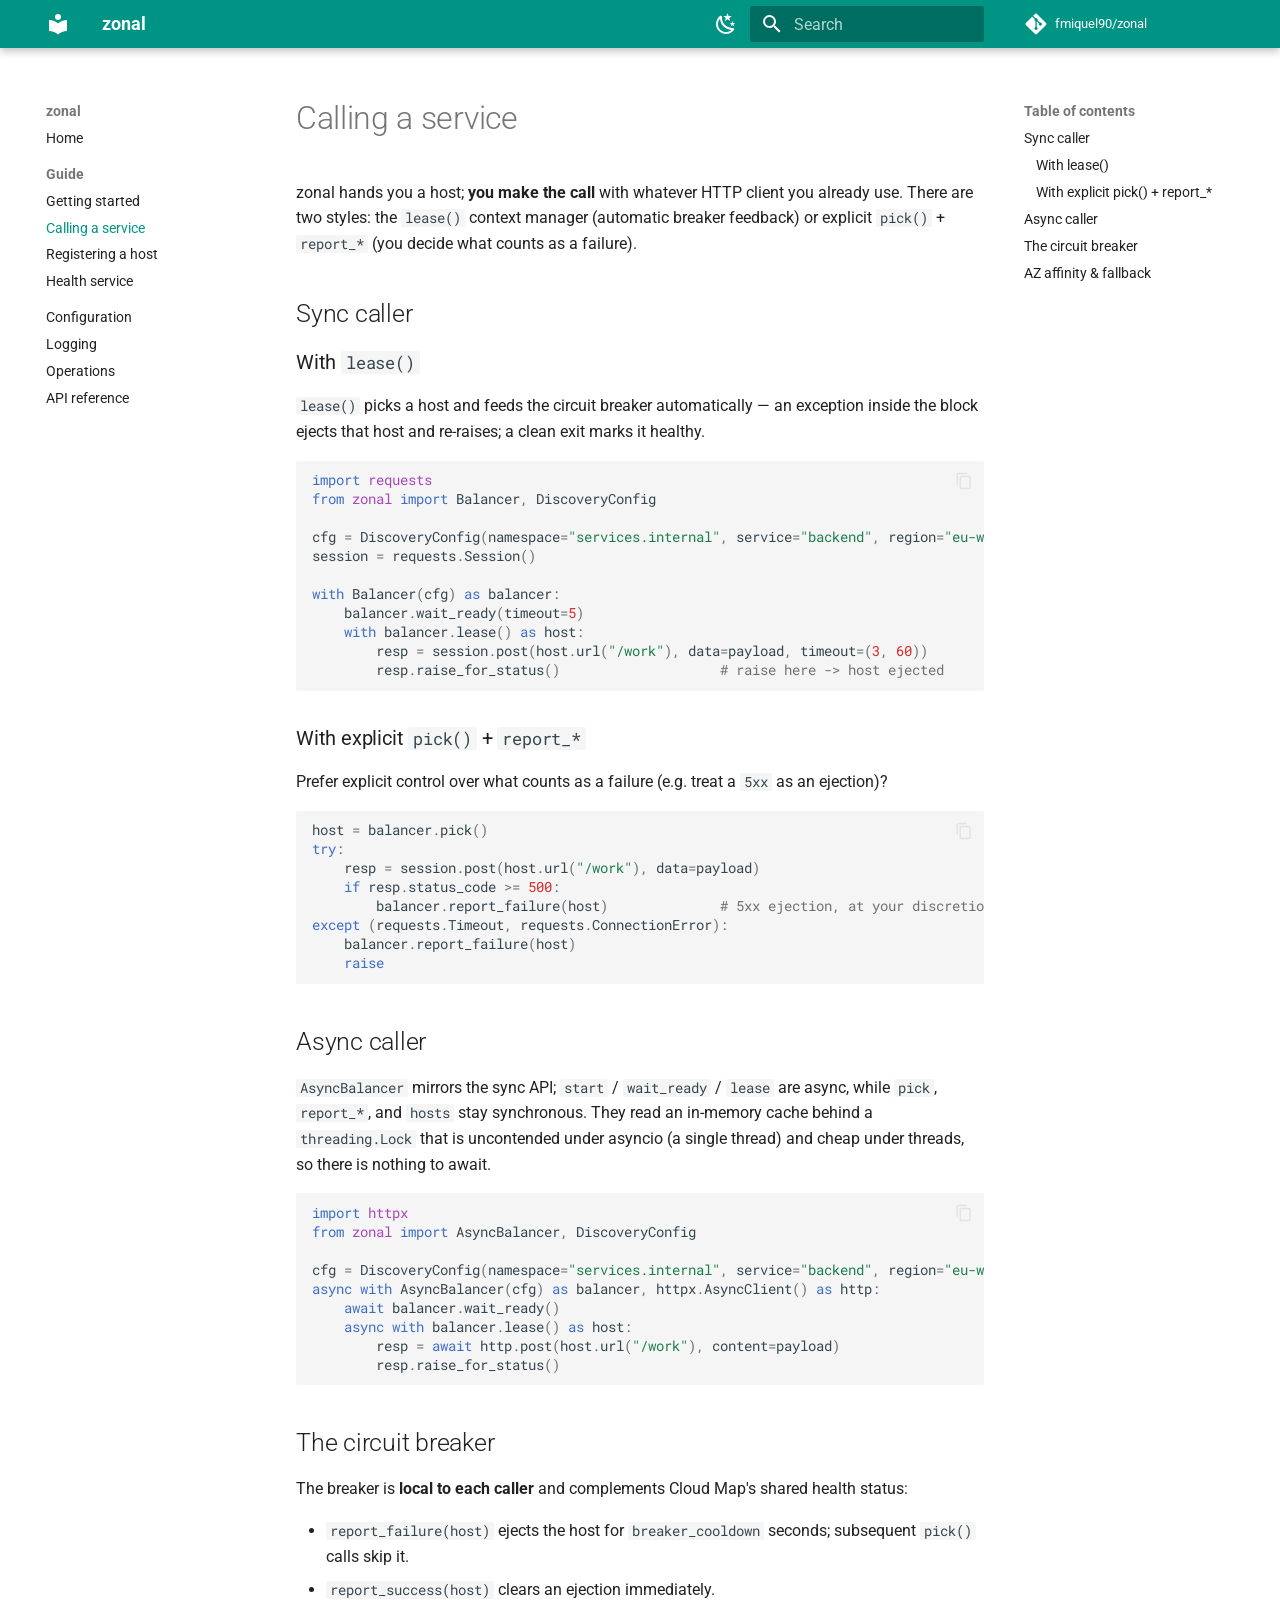
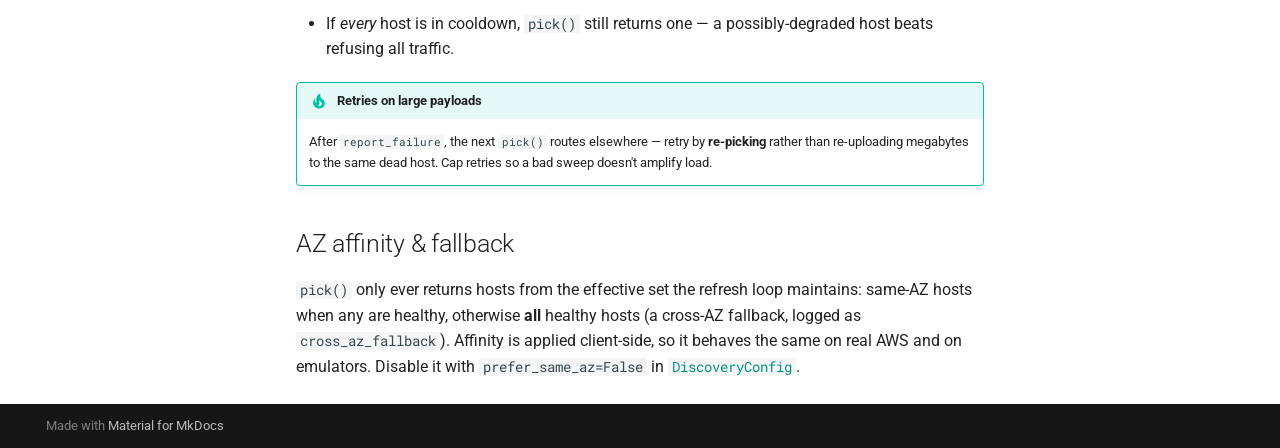
<file: guide/calling/index.html>
<!doctype html>
<html lang="en" class="no-js">
  <head>
    
      <meta charset="utf-8">
      <meta name="viewport" content="width=device-width,initial-scale=1">
      
        <meta name="description" content="AZ-affine client-side load balancing over AWS Cloud Map — keep east-west traffic in-AZ and cut the cross-AZ bill.">
      
      
      
      
        <link rel="prev" href="../getting-started/">
      
      
        <link rel="next" href="../registering/">
      
      
        
      
      
      <link rel="icon" href="../../assets/images/favicon.png">
      <meta name="generator" content="mkdocs-1.6.1, mkdocs-material-9.7.7">
    
    
      
        <title>Calling a service - zonal</title>
      
    
    
      <link rel="stylesheet" href="../../assets/stylesheets/main.ec1eaa64.min.css">
      
        
        <link rel="stylesheet" href="../../assets/stylesheets/palette.ab4e12ef.min.css">
      
      


    
    
      
    
    
      
        
        
        <link rel="preconnect" href="https://fonts.gstatic.com" crossorigin>
        <link rel="stylesheet" href="https://fonts.googleapis.com/css?family=Roboto:300,300i,400,400i,700,700i%7CRoboto+Mono:400,400i,700,700i&display=fallback">
        <style>:root{--md-text-font:"Roboto";--md-code-font:"Roboto Mono"}</style>
      
    
    
      <link rel="stylesheet" href="../../assets/brand.css">
    
    <script>__md_scope=new URL("../..",location),__md_hash=e=>[...e].reduce(((e,_)=>(e<<5)-e+_.charCodeAt(0)),0),__md_get=(e,_=localStorage,t=__md_scope)=>JSON.parse(_.getItem(t.pathname+"."+e)),__md_set=(e,_,t=localStorage,a=__md_scope)=>{try{t.setItem(a.pathname+"."+e,JSON.stringify(_))}catch(e){}}</script>
    
      

    
    
  </head>
  
  
    
    
      
    
    
    
    
    <body dir="ltr" data-md-color-scheme="slate" data-md-color-primary="teal" data-md-color-accent="teal">
  
    
    <input class="md-toggle" data-md-toggle="drawer" type="checkbox" id="__drawer" autocomplete="off">
    <input class="md-toggle" data-md-toggle="search" type="checkbox" id="__search" autocomplete="off">
    <label class="md-overlay" for="__drawer"></label>
    <div data-md-component="skip">
      
        
        <a href="#calling-a-service" class="md-skip">
          Skip to content
        </a>
      
    </div>
    <div data-md-component="announce">
      
    </div>
    
    
      

  

<header class="md-header md-header--shadow" data-md-component="header">
  <nav class="md-header__inner md-grid" aria-label="Header">
    <a href="../.." title="zonal" class="md-header__button md-logo" aria-label="zonal" data-md-component="logo">
      
  
  <svg xmlns="http://www.w3.org/2000/svg" viewBox="0 0 24 24"><path d="M12 8a3 3 0 0 0 3-3 3 3 0 0 0-3-3 3 3 0 0 0-3 3 3 3 0 0 0 3 3m0 3.54C9.64 9.35 6.5 8 3 8v11c3.5 0 6.64 1.35 9 3.54 2.36-2.19 5.5-3.54 9-3.54V8c-3.5 0-6.64 1.35-9 3.54"/></svg>

    </a>
    <label class="md-header__button md-icon" for="__drawer">
      
      <svg xmlns="http://www.w3.org/2000/svg" viewBox="0 0 24 24"><path d="M3 6h18v2H3zm0 5h18v2H3zm0 5h18v2H3z"/></svg>
    </label>
    <div class="md-header__title" data-md-component="header-title">
      <div class="md-header__ellipsis">
        <div class="md-header__topic">
          <span class="md-ellipsis">
            zonal
          </span>
        </div>
        <div class="md-header__topic" data-md-component="header-topic">
          <span class="md-ellipsis">
            
              Calling a service
            
          </span>
        </div>
      </div>
    </div>
    
      
        <form class="md-header__option" data-md-component="palette">
  
    
    
    
    <input class="md-option" data-md-color-media="(prefers-color-scheme: dark)" data-md-color-scheme="slate" data-md-color-primary="teal" data-md-color-accent="teal"  aria-label="Switch to light mode"  type="radio" name="__palette" id="__palette_0">
    
      <label class="md-header__button md-icon" title="Switch to light mode" for="__palette_1" hidden>
        <svg xmlns="http://www.w3.org/2000/svg" viewBox="0 0 24 24"><path d="M12 7a5 5 0 0 1 5 5 5 5 0 0 1-5 5 5 5 0 0 1-5-5 5 5 0 0 1 5-5m0 2a3 3 0 0 0-3 3 3 3 0 0 0 3 3 3 3 0 0 0 3-3 3 3 0 0 0-3-3m0-7 2.39 3.42C13.65 5.15 12.84 5 12 5s-1.65.15-2.39.42zM3.34 7l4.16-.35A7.2 7.2 0 0 0 5.94 8.5c-.44.74-.69 1.5-.83 2.29zm.02 10 1.76-3.77a7.131 7.131 0 0 0 2.38 4.14zM20.65 7l-1.77 3.79a7.02 7.02 0 0 0-2.38-4.15zm-.01 10-4.14.36c.59-.51 1.12-1.14 1.54-1.86.42-.73.69-1.5.83-2.29zM12 22l-2.41-3.44c.74.27 1.55.44 2.41.44.82 0 1.63-.17 2.37-.44z"/></svg>
      </label>
    
  
    
    
    
    <input class="md-option" data-md-color-media="(prefers-color-scheme: light)" data-md-color-scheme="default" data-md-color-primary="teal" data-md-color-accent="teal"  aria-label="Switch to dark mode"  type="radio" name="__palette" id="__palette_1">
    
      <label class="md-header__button md-icon" title="Switch to dark mode" for="__palette_0" hidden>
        <svg xmlns="http://www.w3.org/2000/svg" viewBox="0 0 24 24"><path d="m17.75 4.09-2.53 1.94.91 3.06-2.63-1.81-2.63 1.81.91-3.06-2.53-1.94L12.44 4l1.06-3 1.06 3zm3.5 6.91-1.64 1.25.59 1.98-1.7-1.17-1.7 1.17.59-1.98L15.75 11l2.06-.05L18.5 9l.69 1.95zm-2.28 4.95c.83-.08 1.72 1.1 1.19 1.85-.32.45-.66.87-1.08 1.27C15.17 23 8.84 23 4.94 19.07c-3.91-3.9-3.91-10.24 0-14.14.4-.4.82-.76 1.27-1.08.75-.53 1.93.36 1.85 1.19-.27 2.86.69 5.83 2.89 8.02a9.96 9.96 0 0 0 8.02 2.89m-1.64 2.02a12.08 12.08 0 0 1-7.8-3.47c-2.17-2.19-3.33-5-3.49-7.82-2.81 3.14-2.7 7.96.31 10.98 3.02 3.01 7.84 3.12 10.98.31"/></svg>
      </label>
    
  
</form>
      
    
    
      <script>var palette=__md_get("__palette");if(palette&&palette.color){if("(prefers-color-scheme)"===palette.color.media){var media=matchMedia("(prefers-color-scheme: light)"),input=document.querySelector(media.matches?"[data-md-color-media='(prefers-color-scheme: light)']":"[data-md-color-media='(prefers-color-scheme: dark)']");palette.color.media=input.getAttribute("data-md-color-media"),palette.color.scheme=input.getAttribute("data-md-color-scheme"),palette.color.primary=input.getAttribute("data-md-color-primary"),palette.color.accent=input.getAttribute("data-md-color-accent")}for(var[key,value]of Object.entries(palette.color))document.body.setAttribute("data-md-color-"+key,value)}</script>
    
    
    
      
      
        <label class="md-header__button md-icon" for="__search">
          
          <svg xmlns="http://www.w3.org/2000/svg" viewBox="0 0 24 24"><path d="M9.5 3A6.5 6.5 0 0 1 16 9.5c0 1.61-.59 3.09-1.56 4.23l.27.27h.79l5 5-1.5 1.5-5-5v-.79l-.27-.27A6.52 6.52 0 0 1 9.5 16 6.5 6.5 0 0 1 3 9.5 6.5 6.5 0 0 1 9.5 3m0 2C7 5 5 7 5 9.5S7 14 9.5 14 14 12 14 9.5 12 5 9.5 5"/></svg>
        </label>
        <div class="md-search" data-md-component="search" role="dialog">
  <label class="md-search__overlay" for="__search"></label>
  <div class="md-search__inner" role="search">
    <form class="md-search__form" name="search">
      <input type="text" class="md-search__input" name="query" aria-label="Search" placeholder="Search" autocapitalize="off" autocorrect="off" autocomplete="off" spellcheck="false" data-md-component="search-query" required>
      <label class="md-search__icon md-icon" for="__search">
        
        <svg xmlns="http://www.w3.org/2000/svg" viewBox="0 0 24 24"><path d="M9.5 3A6.5 6.5 0 0 1 16 9.5c0 1.61-.59 3.09-1.56 4.23l.27.27h.79l5 5-1.5 1.5-5-5v-.79l-.27-.27A6.52 6.52 0 0 1 9.5 16 6.5 6.5 0 0 1 3 9.5 6.5 6.5 0 0 1 9.5 3m0 2C7 5 5 7 5 9.5S7 14 9.5 14 14 12 14 9.5 12 5 9.5 5"/></svg>
        
        <svg xmlns="http://www.w3.org/2000/svg" viewBox="0 0 24 24"><path d="M20 11v2H8l5.5 5.5-1.42 1.42L4.16 12l7.92-7.92L13.5 5.5 8 11z"/></svg>
      </label>
      <nav class="md-search__options" aria-label="Search">
        
        <button type="reset" class="md-search__icon md-icon" title="Clear" aria-label="Clear" tabindex="-1">
          
          <svg xmlns="http://www.w3.org/2000/svg" viewBox="0 0 24 24"><path d="M19 6.41 17.59 5 12 10.59 6.41 5 5 6.41 10.59 12 5 17.59 6.41 19 12 13.41 17.59 19 19 17.59 13.41 12z"/></svg>
        </button>
      </nav>
      
        <div class="md-search__suggest" data-md-component="search-suggest"></div>
      
    </form>
    <div class="md-search__output">
      <div class="md-search__scrollwrap" tabindex="0" data-md-scrollfix>
        <div class="md-search-result" data-md-component="search-result">
          <div class="md-search-result__meta">
            Initializing search
          </div>
          <ol class="md-search-result__list" role="presentation"></ol>
        </div>
      </div>
    </div>
  </div>
</div>
      
    
    
      <div class="md-header__source">
        <a href="https://github.com/fmiquel90/zonal" title="Go to repository" class="md-source" data-md-component="source">
  <div class="md-source__icon md-icon">
    
    <svg xmlns="http://www.w3.org/2000/svg" viewBox="0 0 448 512"><!--! Font Awesome Free 7.1.0 by @fontawesome - https://fontawesome.com License - https://fontawesome.com/license/free (Icons: CC BY 4.0, Fonts: SIL OFL 1.1, Code: MIT License) Copyright 2025 Fonticons, Inc.--><path d="M439.6 236.1 244 40.5c-5.4-5.5-12.8-8.5-20.4-8.5s-15 3-20.4 8.4L162.5 81l51.5 51.5c27.1-9.1 52.7 16.8 43.4 43.7l49.7 49.7c34.2-11.8 61.2 31 35.5 56.7-26.5 26.5-70.2-2.9-56-37.3L240.3 199v121.9c25.3 12.5 22.3 41.8 9.1 55-6.4 6.4-15.2 10.1-24.3 10.1s-17.8-3.6-24.3-10.1c-17.6-17.6-11.1-46.9 11.2-56v-123c-20.8-8.5-24.6-30.7-18.6-45L142.6 101 8.5 235.1C3 240.6 0 247.9 0 255.5s3 15 8.5 20.4l195.6 195.7c5.4 5.4 12.7 8.4 20.4 8.4s15-3 20.4-8.4l194.7-194.7c5.4-5.4 8.4-12.8 8.4-20.4s-3-15-8.4-20.4"/></svg>
  </div>
  <div class="md-source__repository">
    fmiquel90/zonal
  </div>
</a>
      </div>
    
  </nav>
  
</header>
    
    <div class="md-container" data-md-component="container">
      
      
        
          
        
      
      <main class="md-main" data-md-component="main">
        <div class="md-main__inner md-grid">
          
            
              
              <div class="md-sidebar md-sidebar--primary" data-md-component="sidebar" data-md-type="navigation" >
                <div class="md-sidebar__scrollwrap">
                  <div class="md-sidebar__inner">
                    



<nav class="md-nav md-nav--primary" aria-label="Navigation" data-md-level="0">
  <label class="md-nav__title" for="__drawer">
    <a href="../.." title="zonal" class="md-nav__button md-logo" aria-label="zonal" data-md-component="logo">
      
  
  <svg xmlns="http://www.w3.org/2000/svg" viewBox="0 0 24 24"><path d="M12 8a3 3 0 0 0 3-3 3 3 0 0 0-3-3 3 3 0 0 0-3 3 3 3 0 0 0 3 3m0 3.54C9.64 9.35 6.5 8 3 8v11c3.5 0 6.64 1.35 9 3.54 2.36-2.19 5.5-3.54 9-3.54V8c-3.5 0-6.64 1.35-9 3.54"/></svg>

    </a>
    zonal
  </label>
  
    <div class="md-nav__source">
      <a href="https://github.com/fmiquel90/zonal" title="Go to repository" class="md-source" data-md-component="source">
  <div class="md-source__icon md-icon">
    
    <svg xmlns="http://www.w3.org/2000/svg" viewBox="0 0 448 512"><!--! Font Awesome Free 7.1.0 by @fontawesome - https://fontawesome.com License - https://fontawesome.com/license/free (Icons: CC BY 4.0, Fonts: SIL OFL 1.1, Code: MIT License) Copyright 2025 Fonticons, Inc.--><path d="M439.6 236.1 244 40.5c-5.4-5.5-12.8-8.5-20.4-8.5s-15 3-20.4 8.4L162.5 81l51.5 51.5c27.1-9.1 52.7 16.8 43.4 43.7l49.7 49.7c34.2-11.8 61.2 31 35.5 56.7-26.5 26.5-70.2-2.9-56-37.3L240.3 199v121.9c25.3 12.5 22.3 41.8 9.1 55-6.4 6.4-15.2 10.1-24.3 10.1s-17.8-3.6-24.3-10.1c-17.6-17.6-11.1-46.9 11.2-56v-123c-20.8-8.5-24.6-30.7-18.6-45L142.6 101 8.5 235.1C3 240.6 0 247.9 0 255.5s3 15 8.5 20.4l195.6 195.7c5.4 5.4 12.7 8.4 20.4 8.4s15-3 20.4-8.4l194.7-194.7c5.4-5.4 8.4-12.8 8.4-20.4s-3-15-8.4-20.4"/></svg>
  </div>
  <div class="md-source__repository">
    fmiquel90/zonal
  </div>
</a>
    </div>
  
  <ul class="md-nav__list" data-md-scrollfix>
    
      
      
  
  
  
  
    <li class="md-nav__item">
      <a href="../.." class="md-nav__link">
        
  
  
  <span class="md-ellipsis">
    
  
    Home
  

    
  </span>
  
  

      </a>
    </li>
  

    
      
      
  
  
    
  
  
  
    
    
    
    
      
        
        
      
    
    
    <li class="md-nav__item md-nav__item--active md-nav__item--section md-nav__item--nested">
      
        
        
        <input class="md-nav__toggle md-toggle " type="checkbox" id="__nav_2" checked>
        
          
          <label class="md-nav__link" for="__nav_2" id="__nav_2_label" tabindex="">
            
  
  
  <span class="md-ellipsis">
    
  
    Guide
  

    
  </span>
  
  

            <span class="md-nav__icon md-icon"></span>
          </label>
        
        <nav class="md-nav" data-md-level="1" aria-labelledby="__nav_2_label" aria-expanded="true">
          <label class="md-nav__title" for="__nav_2">
            <span class="md-nav__icon md-icon"></span>
            
  
    Guide
  

          </label>
          <ul class="md-nav__list" data-md-scrollfix>
            
              
                
  
  
  
  
    <li class="md-nav__item">
      <a href="../getting-started/" class="md-nav__link">
        
  
  
  <span class="md-ellipsis">
    
  
    Getting started
  

    
  </span>
  
  

      </a>
    </li>
  

              
            
              
                
  
  
    
  
  
  
    <li class="md-nav__item md-nav__item--active">
      
      <input class="md-nav__toggle md-toggle" type="checkbox" id="__toc">
      
      
        
      
      
        <label class="md-nav__link md-nav__link--active" for="__toc">
          
  
  
  <span class="md-ellipsis">
    
  
    Calling a service
  

    
  </span>
  
  

          <span class="md-nav__icon md-icon"></span>
        </label>
      
      <a href="./" class="md-nav__link md-nav__link--active">
        
  
  
  <span class="md-ellipsis">
    
  
    Calling a service
  

    
  </span>
  
  

      </a>
      
        

<nav class="md-nav md-nav--secondary" aria-label="Table of contents">
  
  
  
    
  
  
    <label class="md-nav__title" for="__toc">
      <span class="md-nav__icon md-icon"></span>
      Table of contents
    </label>
    <ul class="md-nav__list" data-md-component="toc" data-md-scrollfix>
      
        <li class="md-nav__item">
  <a href="#sync-caller" class="md-nav__link">
    <span class="md-ellipsis">
      
        Sync caller
      
    </span>
  </a>
  
    <nav class="md-nav" aria-label="Sync caller">
      <ul class="md-nav__list">
        
          <li class="md-nav__item">
  <a href="#with-lease" class="md-nav__link">
    <span class="md-ellipsis">
      
        With lease()
      
    </span>
  </a>
  
</li>
        
          <li class="md-nav__item">
  <a href="#with-explicit-pick-report_" class="md-nav__link">
    <span class="md-ellipsis">
      
        With explicit pick() + report_*
      
    </span>
  </a>
  
</li>
        
      </ul>
    </nav>
  
</li>
      
        <li class="md-nav__item">
  <a href="#async-caller" class="md-nav__link">
    <span class="md-ellipsis">
      
        Async caller
      
    </span>
  </a>
  
</li>
      
        <li class="md-nav__item">
  <a href="#the-circuit-breaker" class="md-nav__link">
    <span class="md-ellipsis">
      
        The circuit breaker
      
    </span>
  </a>
  
</li>
      
        <li class="md-nav__item">
  <a href="#az-affinity-fallback" class="md-nav__link">
    <span class="md-ellipsis">
      
        AZ affinity &amp; fallback
      
    </span>
  </a>
  
</li>
      
    </ul>
  
</nav>
      
    </li>
  

              
            
              
                
  
  
  
  
    <li class="md-nav__item">
      <a href="../registering/" class="md-nav__link">
        
  
  
  <span class="md-ellipsis">
    
  
    Registering a host
  

    
  </span>
  
  

      </a>
    </li>
  

              
            
              
                
  
  
  
  
    <li class="md-nav__item">
      <a href="../health-service/" class="md-nav__link">
        
  
  
  <span class="md-ellipsis">
    
  
    Health service
  

    
  </span>
  
  

      </a>
    </li>
  

              
            
          </ul>
        </nav>
      
    </li>
  

    
      
      
  
  
  
  
    <li class="md-nav__item">
      <a href="../../configuration/" class="md-nav__link">
        
  
  
  <span class="md-ellipsis">
    
  
    Configuration
  

    
  </span>
  
  

      </a>
    </li>
  

    
      
      
  
  
  
  
    <li class="md-nav__item">
      <a href="../../logging/" class="md-nav__link">
        
  
  
  <span class="md-ellipsis">
    
  
    Logging
  

    
  </span>
  
  

      </a>
    </li>
  

    
      
      
  
  
  
  
    <li class="md-nav__item">
      <a href="../../operations/" class="md-nav__link">
        
  
  
  <span class="md-ellipsis">
    
  
    Operations
  

    
  </span>
  
  

      </a>
    </li>
  

    
      
      
  
  
  
  
    <li class="md-nav__item">
      <a href="../../api/" class="md-nav__link">
        
  
  
  <span class="md-ellipsis">
    
  
    API reference
  

    
  </span>
  
  

      </a>
    </li>
  

    
  </ul>
</nav>
                  </div>
                </div>
              </div>
            
            
              
              <div class="md-sidebar md-sidebar--secondary" data-md-component="sidebar" data-md-type="toc" >
                <div class="md-sidebar__scrollwrap">
                  <div class="md-sidebar__inner">
                    

<nav class="md-nav md-nav--secondary" aria-label="Table of contents">
  
  
  
    
  
  
    <label class="md-nav__title" for="__toc">
      <span class="md-nav__icon md-icon"></span>
      Table of contents
    </label>
    <ul class="md-nav__list" data-md-component="toc" data-md-scrollfix>
      
        <li class="md-nav__item">
  <a href="#sync-caller" class="md-nav__link">
    <span class="md-ellipsis">
      
        Sync caller
      
    </span>
  </a>
  
    <nav class="md-nav" aria-label="Sync caller">
      <ul class="md-nav__list">
        
          <li class="md-nav__item">
  <a href="#with-lease" class="md-nav__link">
    <span class="md-ellipsis">
      
        With lease()
      
    </span>
  </a>
  
</li>
        
          <li class="md-nav__item">
  <a href="#with-explicit-pick-report_" class="md-nav__link">
    <span class="md-ellipsis">
      
        With explicit pick() + report_*
      
    </span>
  </a>
  
</li>
        
      </ul>
    </nav>
  
</li>
      
        <li class="md-nav__item">
  <a href="#async-caller" class="md-nav__link">
    <span class="md-ellipsis">
      
        Async caller
      
    </span>
  </a>
  
</li>
      
        <li class="md-nav__item">
  <a href="#the-circuit-breaker" class="md-nav__link">
    <span class="md-ellipsis">
      
        The circuit breaker
      
    </span>
  </a>
  
</li>
      
        <li class="md-nav__item">
  <a href="#az-affinity-fallback" class="md-nav__link">
    <span class="md-ellipsis">
      
        AZ affinity &amp; fallback
      
    </span>
  </a>
  
</li>
      
    </ul>
  
</nav>
                  </div>
                </div>
              </div>
            
          
          
            <div class="md-content" data-md-component="content">
              
              <article class="md-content__inner md-typeset">
                
                  


  
  


<h1 id="calling-a-service">Calling a service<a class="headerlink" href="#calling-a-service" title="Permanent link">&para;</a></h1>
<p>zonal hands you a host; <strong>you make the call</strong> with whatever HTTP client you already use. There are
two styles: the <code>lease()</code> context manager (automatic breaker feedback) or explicit <code>pick()</code> +
<code>report_*</code> (you decide what counts as a failure).</p>
<h2 id="sync-caller">Sync caller<a class="headerlink" href="#sync-caller" title="Permanent link">&para;</a></h2>
<h3 id="with-lease">With <code>lease()</code><a class="headerlink" href="#with-lease" title="Permanent link">&para;</a></h3>
<p><code>lease()</code> picks a host and feeds the circuit breaker automatically — an exception inside the block
ejects that host and re-raises; a clean exit marks it healthy.</p>
<div class="highlight"><pre><span></span><code><a id="__codelineno-0-1" name="__codelineno-0-1" href="#__codelineno-0-1"></a><span class="kn">import</span><span class="w"> </span><span class="nn">requests</span>
<a id="__codelineno-0-2" name="__codelineno-0-2" href="#__codelineno-0-2"></a><span class="kn">from</span><span class="w"> </span><span class="nn">zonal</span><span class="w"> </span><span class="kn">import</span> <span class="n">Balancer</span><span class="p">,</span> <span class="n">DiscoveryConfig</span>
<a id="__codelineno-0-3" name="__codelineno-0-3" href="#__codelineno-0-3"></a>
<a id="__codelineno-0-4" name="__codelineno-0-4" href="#__codelineno-0-4"></a><span class="n">cfg</span> <span class="o">=</span> <span class="n">DiscoveryConfig</span><span class="p">(</span><span class="n">namespace</span><span class="o">=</span><span class="s2">"services.internal"</span><span class="p">,</span> <span class="n">service</span><span class="o">=</span><span class="s2">"backend"</span><span class="p">,</span> <span class="n">region</span><span class="o">=</span><span class="s2">"eu-west-1"</span><span class="p">)</span>
<a id="__codelineno-0-5" name="__codelineno-0-5" href="#__codelineno-0-5"></a><span class="n">session</span> <span class="o">=</span> <span class="n">requests</span><span class="o">.</span><span class="n">Session</span><span class="p">()</span>
<a id="__codelineno-0-6" name="__codelineno-0-6" href="#__codelineno-0-6"></a>
<a id="__codelineno-0-7" name="__codelineno-0-7" href="#__codelineno-0-7"></a><span class="k">with</span> <span class="n">Balancer</span><span class="p">(</span><span class="n">cfg</span><span class="p">)</span> <span class="k">as</span> <span class="n">balancer</span><span class="p">:</span>
<a id="__codelineno-0-8" name="__codelineno-0-8" href="#__codelineno-0-8"></a>    <span class="n">balancer</span><span class="o">.</span><span class="n">wait_ready</span><span class="p">(</span><span class="n">timeout</span><span class="o">=</span><span class="mi">5</span><span class="p">)</span>
<a id="__codelineno-0-9" name="__codelineno-0-9" href="#__codelineno-0-9"></a>    <span class="k">with</span> <span class="n">balancer</span><span class="o">.</span><span class="n">lease</span><span class="p">()</span> <span class="k">as</span> <span class="n">host</span><span class="p">:</span>
<a id="__codelineno-0-10" name="__codelineno-0-10" href="#__codelineno-0-10"></a>        <span class="n">resp</span> <span class="o">=</span> <span class="n">session</span><span class="o">.</span><span class="n">post</span><span class="p">(</span><span class="n">host</span><span class="o">.</span><span class="n">url</span><span class="p">(</span><span class="s2">"/work"</span><span class="p">),</span> <span class="n">data</span><span class="o">=</span><span class="n">payload</span><span class="p">,</span> <span class="n">timeout</span><span class="o">=</span><span class="p">(</span><span class="mi">3</span><span class="p">,</span> <span class="mi">60</span><span class="p">))</span>
<a id="__codelineno-0-11" name="__codelineno-0-11" href="#__codelineno-0-11"></a>        <span class="n">resp</span><span class="o">.</span><span class="n">raise_for_status</span><span class="p">()</span>                    <span class="c1"># raise here -&gt; host ejected</span>
</code></pre></div>
<h3 id="with-explicit-pick-report_">With explicit <code>pick()</code> + <code>report_*</code><a class="headerlink" href="#with-explicit-pick-report_" title="Permanent link">&para;</a></h3>
<p>Prefer explicit control over what counts as a failure (e.g. treat a <code>5xx</code> as an ejection)?</p>
<div class="highlight"><pre><span></span><code><a id="__codelineno-1-1" name="__codelineno-1-1" href="#__codelineno-1-1"></a><span class="n">host</span> <span class="o">=</span> <span class="n">balancer</span><span class="o">.</span><span class="n">pick</span><span class="p">()</span>
<a id="__codelineno-1-2" name="__codelineno-1-2" href="#__codelineno-1-2"></a><span class="k">try</span><span class="p">:</span>
<a id="__codelineno-1-3" name="__codelineno-1-3" href="#__codelineno-1-3"></a>    <span class="n">resp</span> <span class="o">=</span> <span class="n">session</span><span class="o">.</span><span class="n">post</span><span class="p">(</span><span class="n">host</span><span class="o">.</span><span class="n">url</span><span class="p">(</span><span class="s2">"/work"</span><span class="p">),</span> <span class="n">data</span><span class="o">=</span><span class="n">payload</span><span class="p">)</span>
<a id="__codelineno-1-4" name="__codelineno-1-4" href="#__codelineno-1-4"></a>    <span class="k">if</span> <span class="n">resp</span><span class="o">.</span><span class="n">status_code</span> <span class="o">&gt;=</span> <span class="mi">500</span><span class="p">:</span>
<a id="__codelineno-1-5" name="__codelineno-1-5" href="#__codelineno-1-5"></a>        <span class="n">balancer</span><span class="o">.</span><span class="n">report_failure</span><span class="p">(</span><span class="n">host</span><span class="p">)</span>              <span class="c1"># 5xx ejection, at your discretion</span>
<a id="__codelineno-1-6" name="__codelineno-1-6" href="#__codelineno-1-6"></a><span class="k">except</span> <span class="p">(</span><span class="n">requests</span><span class="o">.</span><span class="n">Timeout</span><span class="p">,</span> <span class="n">requests</span><span class="o">.</span><span class="n">ConnectionError</span><span class="p">):</span>
<a id="__codelineno-1-7" name="__codelineno-1-7" href="#__codelineno-1-7"></a>    <span class="n">balancer</span><span class="o">.</span><span class="n">report_failure</span><span class="p">(</span><span class="n">host</span><span class="p">)</span>
<a id="__codelineno-1-8" name="__codelineno-1-8" href="#__codelineno-1-8"></a>    <span class="k">raise</span>
</code></pre></div>
<h2 id="async-caller">Async caller<a class="headerlink" href="#async-caller" title="Permanent link">&para;</a></h2>
<p><code>AsyncBalancer</code> mirrors the sync API; <code>start</code> / <code>wait_ready</code> / <code>lease</code> are async, while <code>pick</code>,
<code>report_*</code>, and <code>hosts</code> stay synchronous. They read an in-memory cache behind a <code>threading.Lock</code>
that is uncontended under asyncio (a single thread) and cheap under threads, so there is nothing to
await.</p>
<div class="highlight"><pre><span></span><code><a id="__codelineno-2-1" name="__codelineno-2-1" href="#__codelineno-2-1"></a><span class="kn">import</span><span class="w"> </span><span class="nn">httpx</span>
<a id="__codelineno-2-2" name="__codelineno-2-2" href="#__codelineno-2-2"></a><span class="kn">from</span><span class="w"> </span><span class="nn">zonal</span><span class="w"> </span><span class="kn">import</span> <span class="n">AsyncBalancer</span><span class="p">,</span> <span class="n">DiscoveryConfig</span>
<a id="__codelineno-2-3" name="__codelineno-2-3" href="#__codelineno-2-3"></a>
<a id="__codelineno-2-4" name="__codelineno-2-4" href="#__codelineno-2-4"></a><span class="n">cfg</span> <span class="o">=</span> <span class="n">DiscoveryConfig</span><span class="p">(</span><span class="n">namespace</span><span class="o">=</span><span class="s2">"services.internal"</span><span class="p">,</span> <span class="n">service</span><span class="o">=</span><span class="s2">"backend"</span><span class="p">,</span> <span class="n">region</span><span class="o">=</span><span class="s2">"eu-west-1"</span><span class="p">)</span>
<a id="__codelineno-2-5" name="__codelineno-2-5" href="#__codelineno-2-5"></a><span class="k">async</span> <span class="k">with</span> <span class="n">AsyncBalancer</span><span class="p">(</span><span class="n">cfg</span><span class="p">)</span> <span class="k">as</span> <span class="n">balancer</span><span class="p">,</span> <span class="n">httpx</span><span class="o">.</span><span class="n">AsyncClient</span><span class="p">()</span> <span class="k">as</span> <span class="n">http</span><span class="p">:</span>
<a id="__codelineno-2-6" name="__codelineno-2-6" href="#__codelineno-2-6"></a>    <span class="k">await</span> <span class="n">balancer</span><span class="o">.</span><span class="n">wait_ready</span><span class="p">()</span>
<a id="__codelineno-2-7" name="__codelineno-2-7" href="#__codelineno-2-7"></a>    <span class="k">async</span> <span class="k">with</span> <span class="n">balancer</span><span class="o">.</span><span class="n">lease</span><span class="p">()</span> <span class="k">as</span> <span class="n">host</span><span class="p">:</span>
<a id="__codelineno-2-8" name="__codelineno-2-8" href="#__codelineno-2-8"></a>        <span class="n">resp</span> <span class="o">=</span> <span class="k">await</span> <span class="n">http</span><span class="o">.</span><span class="n">post</span><span class="p">(</span><span class="n">host</span><span class="o">.</span><span class="n">url</span><span class="p">(</span><span class="s2">"/work"</span><span class="p">),</span> <span class="n">content</span><span class="o">=</span><span class="n">payload</span><span class="p">)</span>
<a id="__codelineno-2-9" name="__codelineno-2-9" href="#__codelineno-2-9"></a>        <span class="n">resp</span><span class="o">.</span><span class="n">raise_for_status</span><span class="p">()</span>
</code></pre></div>
<h2 id="the-circuit-breaker">The circuit breaker<a class="headerlink" href="#the-circuit-breaker" title="Permanent link">&para;</a></h2>
<p>The breaker is <strong>local to each caller</strong> and complements Cloud Map's shared health status:</p>
<ul>
<li><code>report_failure(host)</code> ejects the host for <code>breaker_cooldown</code> seconds; subsequent <code>pick()</code> calls
  skip it.</li>
<li><code>report_success(host)</code> clears an ejection immediately.</li>
<li>If <em>every</em> host is in cooldown, <code>pick()</code> still returns one — a possibly-degraded host beats
  refusing all traffic.</li>
</ul>
<div class="admonition tip">
<p class="admonition-title">Retries on large payloads</p>
<p>After <code>report_failure</code>, the next <code>pick()</code> routes elsewhere — retry by <strong>re-picking</strong> rather than
re-uploading megabytes to the same dead host. Cap retries so a bad sweep doesn't amplify load.</p>
</div>
<h2 id="az-affinity-fallback">AZ affinity &amp; fallback<a class="headerlink" href="#az-affinity-fallback" title="Permanent link">&para;</a></h2>
<p><code>pick()</code> only ever returns hosts from the effective set the refresh loop maintains: same-AZ hosts
when any are healthy, otherwise <strong>all</strong> healthy hosts (a cross-AZ fallback, logged as
<code>cross_az_fallback</code>). Affinity is applied client-side, so it behaves the same on real AWS and on
emulators. Disable it with <code>prefer_same_az=False</code> in <a href="../../configuration/"><code>DiscoveryConfig</code></a>.</p>












                
              </article>
            </div>
          
          
  <script>var tabs=__md_get("__tabs");if(Array.isArray(tabs))e:for(var set of document.querySelectorAll(".tabbed-set")){var labels=set.querySelector(".tabbed-labels");for(var tab of tabs)for(var label of labels.getElementsByTagName("label"))if(label.innerText.trim()===tab){var input=document.getElementById(label.htmlFor);input.checked=!0;continue e}}</script>

<script>var target=document.getElementById(location.hash.slice(1));target&&target.name&&(target.checked=target.name.startsWith("__tabbed_"))</script>
        </div>
        
          <button type="button" class="md-top md-icon" data-md-component="top" hidden>
  
  <svg xmlns="http://www.w3.org/2000/svg" viewBox="0 0 24 24"><path d="M13 20h-2V8l-5.5 5.5-1.42-1.42L12 4.16l7.92 7.92-1.42 1.42L13 8z"/></svg>
  Back to top
</button>
        
      </main>
      
        <footer class="md-footer">
  
  <div class="md-footer-meta md-typeset">
    <div class="md-footer-meta__inner md-grid">
      <div class="md-copyright">
  
  
    Made with
    <a href="https://squidfunk.github.io/mkdocs-material/" target="_blank" rel="noopener">
      Material for MkDocs
    </a>
  
</div>
      
    </div>
  </div>
</footer>
      
    </div>
    <div class="md-dialog" data-md-component="dialog">
      <div class="md-dialog__inner md-typeset"></div>
    </div>
    
    
    
      
      
      <script id="__config" type="application/json">{"annotate": null, "base": "../..", "features": ["navigation.sections", "navigation.top", "navigation.instant", "navigation.tracking", "toc.follow", "search.suggest", "search.highlight", "content.code.copy", "content.tabs.link"], "search": "../../assets/javascripts/workers/search.2c215733.min.js", "tags": null, "translations": {"clipboard.copied": "Copied to clipboard", "clipboard.copy": "Copy to clipboard", "search.result.more.one": "1 more on this page", "search.result.more.other": "# more on this page", "search.result.none": "No matching documents", "search.result.one": "1 matching document", "search.result.other": "# matching documents", "search.result.placeholder": "Type to start searching", "search.result.term.missing": "Missing", "select.version": "Select version"}, "version": null}</script>
    
    
      <script src="../../assets/javascripts/bundle.d7400e89.min.js"></script>
      
    
  </body>
</html>
</file>
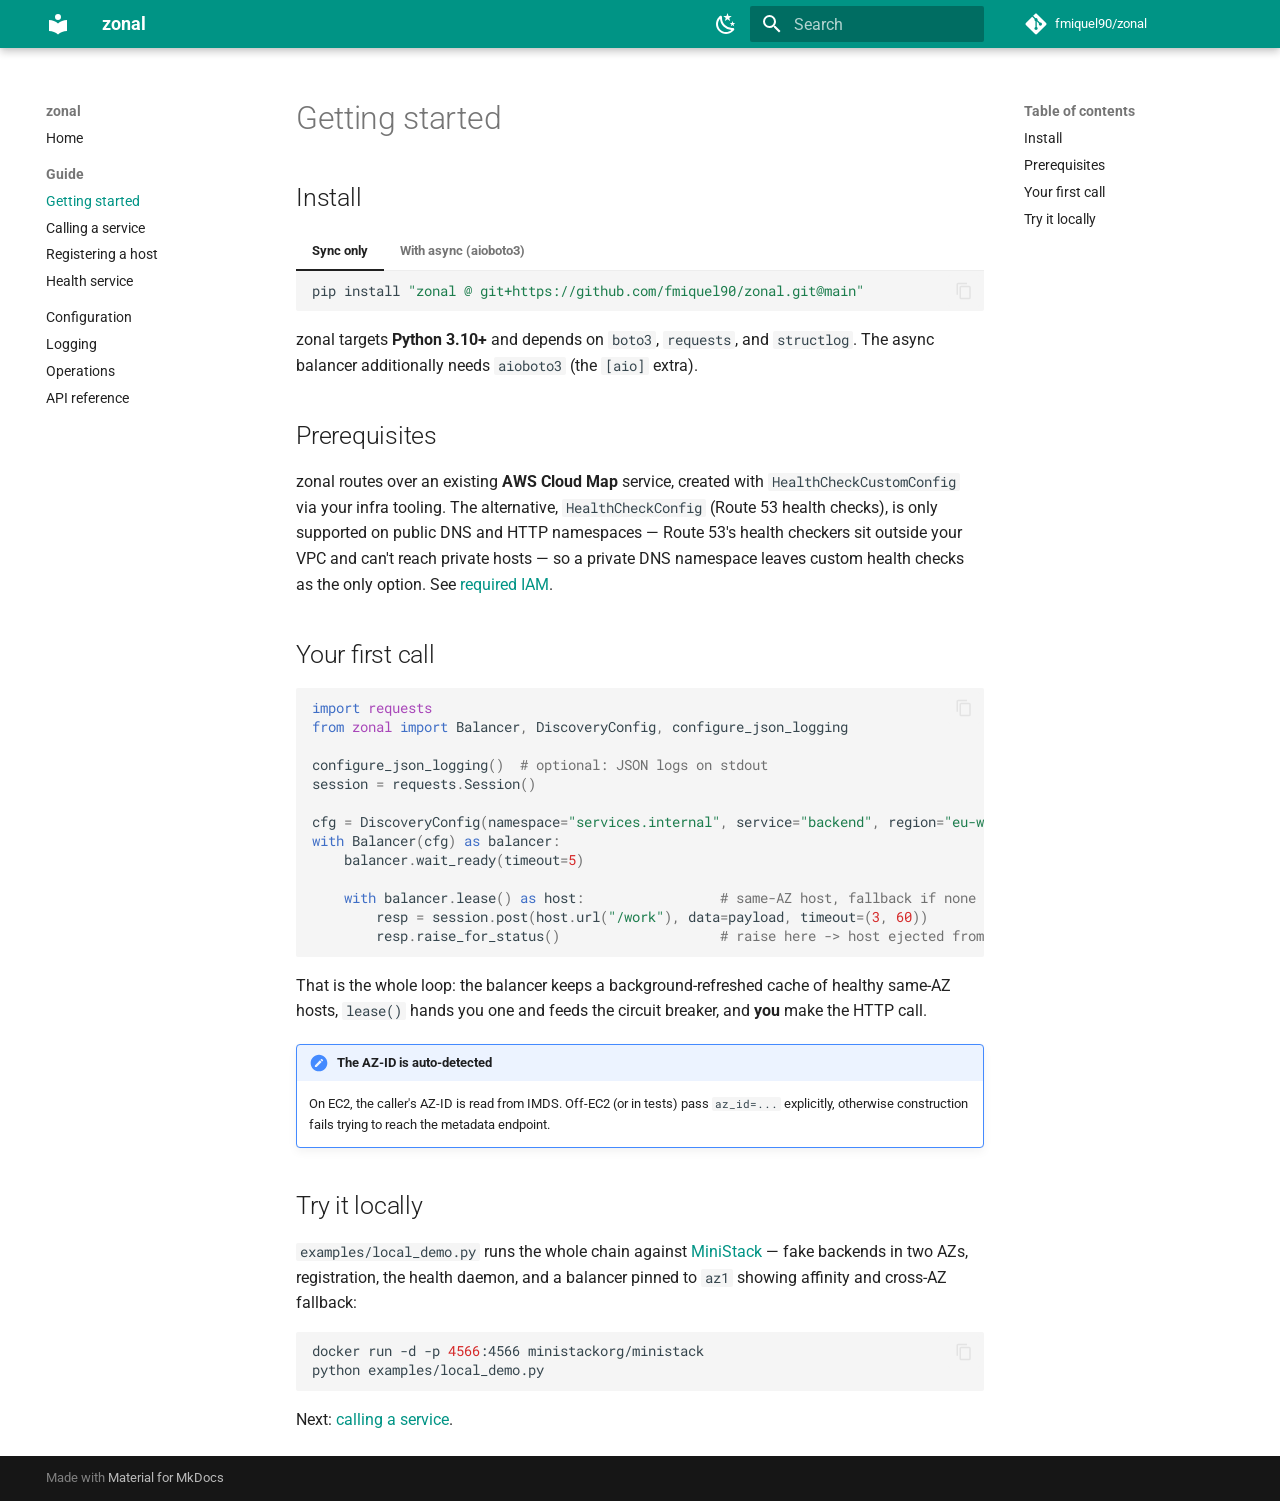
<file: guide/getting-started/index.html>
<!doctype html>
<html lang="en" class="no-js">
  <head>
    
      <meta charset="utf-8">
      <meta name="viewport" content="width=device-width,initial-scale=1">
      
        <meta name="description" content="AZ-affine client-side load balancing over AWS Cloud Map — keep east-west traffic in-AZ and cut the cross-AZ bill.">
      
      
      
      
        <link rel="prev" href="../..">
      
      
        <link rel="next" href="../calling/">
      
      
        
      
      
      <link rel="icon" href="../../assets/images/favicon.png">
      <meta name="generator" content="mkdocs-1.6.1, mkdocs-material-9.7.7">
    
    
      
        <title>Getting started - zonal</title>
      
    
    
      <link rel="stylesheet" href="../../assets/stylesheets/main.ec1eaa64.min.css">
      
        
        <link rel="stylesheet" href="../../assets/stylesheets/palette.ab4e12ef.min.css">
      
      


    
    
      
    
    
      
        
        
        <link rel="preconnect" href="https://fonts.gstatic.com" crossorigin>
        <link rel="stylesheet" href="https://fonts.googleapis.com/css?family=Roboto:300,300i,400,400i,700,700i%7CRoboto+Mono:400,400i,700,700i&display=fallback">
        <style>:root{--md-text-font:"Roboto";--md-code-font:"Roboto Mono"}</style>
      
    
    
      <link rel="stylesheet" href="../../assets/brand.css">
    
    <script>__md_scope=new URL("../..",location),__md_hash=e=>[...e].reduce(((e,_)=>(e<<5)-e+_.charCodeAt(0)),0),__md_get=(e,_=localStorage,t=__md_scope)=>JSON.parse(_.getItem(t.pathname+"."+e)),__md_set=(e,_,t=localStorage,a=__md_scope)=>{try{t.setItem(a.pathname+"."+e,JSON.stringify(_))}catch(e){}}</script>
    
      

    
    
  </head>
  
  
    
    
      
    
    
    
    
    <body dir="ltr" data-md-color-scheme="slate" data-md-color-primary="teal" data-md-color-accent="teal">
  
    
    <input class="md-toggle" data-md-toggle="drawer" type="checkbox" id="__drawer" autocomplete="off">
    <input class="md-toggle" data-md-toggle="search" type="checkbox" id="__search" autocomplete="off">
    <label class="md-overlay" for="__drawer"></label>
    <div data-md-component="skip">
      
        
        <a href="#getting-started" class="md-skip">
          Skip to content
        </a>
      
    </div>
    <div data-md-component="announce">
      
    </div>
    
    
      

  

<header class="md-header md-header--shadow" data-md-component="header">
  <nav class="md-header__inner md-grid" aria-label="Header">
    <a href="../.." title="zonal" class="md-header__button md-logo" aria-label="zonal" data-md-component="logo">
      
  
  <svg xmlns="http://www.w3.org/2000/svg" viewBox="0 0 24 24"><path d="M12 8a3 3 0 0 0 3-3 3 3 0 0 0-3-3 3 3 0 0 0-3 3 3 3 0 0 0 3 3m0 3.54C9.64 9.35 6.5 8 3 8v11c3.5 0 6.64 1.35 9 3.54 2.36-2.19 5.5-3.54 9-3.54V8c-3.5 0-6.64 1.35-9 3.54"/></svg>

    </a>
    <label class="md-header__button md-icon" for="__drawer">
      
      <svg xmlns="http://www.w3.org/2000/svg" viewBox="0 0 24 24"><path d="M3 6h18v2H3zm0 5h18v2H3zm0 5h18v2H3z"/></svg>
    </label>
    <div class="md-header__title" data-md-component="header-title">
      <div class="md-header__ellipsis">
        <div class="md-header__topic">
          <span class="md-ellipsis">
            zonal
          </span>
        </div>
        <div class="md-header__topic" data-md-component="header-topic">
          <span class="md-ellipsis">
            
              Getting started
            
          </span>
        </div>
      </div>
    </div>
    
      
        <form class="md-header__option" data-md-component="palette">
  
    
    
    
    <input class="md-option" data-md-color-media="(prefers-color-scheme: dark)" data-md-color-scheme="slate" data-md-color-primary="teal" data-md-color-accent="teal"  aria-label="Switch to light mode"  type="radio" name="__palette" id="__palette_0">
    
      <label class="md-header__button md-icon" title="Switch to light mode" for="__palette_1" hidden>
        <svg xmlns="http://www.w3.org/2000/svg" viewBox="0 0 24 24"><path d="M12 7a5 5 0 0 1 5 5 5 5 0 0 1-5 5 5 5 0 0 1-5-5 5 5 0 0 1 5-5m0 2a3 3 0 0 0-3 3 3 3 0 0 0 3 3 3 3 0 0 0 3-3 3 3 0 0 0-3-3m0-7 2.39 3.42C13.65 5.15 12.84 5 12 5s-1.65.15-2.39.42zM3.34 7l4.16-.35A7.2 7.2 0 0 0 5.94 8.5c-.44.74-.69 1.5-.83 2.29zm.02 10 1.76-3.77a7.131 7.131 0 0 0 2.38 4.14zM20.65 7l-1.77 3.79a7.02 7.02 0 0 0-2.38-4.15zm-.01 10-4.14.36c.59-.51 1.12-1.14 1.54-1.86.42-.73.69-1.5.83-2.29zM12 22l-2.41-3.44c.74.27 1.55.44 2.41.44.82 0 1.63-.17 2.37-.44z"/></svg>
      </label>
    
  
    
    
    
    <input class="md-option" data-md-color-media="(prefers-color-scheme: light)" data-md-color-scheme="default" data-md-color-primary="teal" data-md-color-accent="teal"  aria-label="Switch to dark mode"  type="radio" name="__palette" id="__palette_1">
    
      <label class="md-header__button md-icon" title="Switch to dark mode" for="__palette_0" hidden>
        <svg xmlns="http://www.w3.org/2000/svg" viewBox="0 0 24 24"><path d="m17.75 4.09-2.53 1.94.91 3.06-2.63-1.81-2.63 1.81.91-3.06-2.53-1.94L12.44 4l1.06-3 1.06 3zm3.5 6.91-1.64 1.25.59 1.98-1.7-1.17-1.7 1.17.59-1.98L15.75 11l2.06-.05L18.5 9l.69 1.95zm-2.28 4.95c.83-.08 1.72 1.1 1.19 1.85-.32.45-.66.87-1.08 1.27C15.17 23 8.84 23 4.94 19.07c-3.91-3.9-3.91-10.24 0-14.14.4-.4.82-.76 1.27-1.08.75-.53 1.93.36 1.85 1.19-.27 2.86.69 5.83 2.89 8.02a9.96 9.96 0 0 0 8.02 2.89m-1.64 2.02a12.08 12.08 0 0 1-7.8-3.47c-2.17-2.19-3.33-5-3.49-7.82-2.81 3.14-2.7 7.96.31 10.98 3.02 3.01 7.84 3.12 10.98.31"/></svg>
      </label>
    
  
</form>
      
    
    
      <script>var palette=__md_get("__palette");if(palette&&palette.color){if("(prefers-color-scheme)"===palette.color.media){var media=matchMedia("(prefers-color-scheme: light)"),input=document.querySelector(media.matches?"[data-md-color-media='(prefers-color-scheme: light)']":"[data-md-color-media='(prefers-color-scheme: dark)']");palette.color.media=input.getAttribute("data-md-color-media"),palette.color.scheme=input.getAttribute("data-md-color-scheme"),palette.color.primary=input.getAttribute("data-md-color-primary"),palette.color.accent=input.getAttribute("data-md-color-accent")}for(var[key,value]of Object.entries(palette.color))document.body.setAttribute("data-md-color-"+key,value)}</script>
    
    
    
      
      
        <label class="md-header__button md-icon" for="__search">
          
          <svg xmlns="http://www.w3.org/2000/svg" viewBox="0 0 24 24"><path d="M9.5 3A6.5 6.5 0 0 1 16 9.5c0 1.61-.59 3.09-1.56 4.23l.27.27h.79l5 5-1.5 1.5-5-5v-.79l-.27-.27A6.52 6.52 0 0 1 9.5 16 6.5 6.5 0 0 1 3 9.5 6.5 6.5 0 0 1 9.5 3m0 2C7 5 5 7 5 9.5S7 14 9.5 14 14 12 14 9.5 12 5 9.5 5"/></svg>
        </label>
        <div class="md-search" data-md-component="search" role="dialog">
  <label class="md-search__overlay" for="__search"></label>
  <div class="md-search__inner" role="search">
    <form class="md-search__form" name="search">
      <input type="text" class="md-search__input" name="query" aria-label="Search" placeholder="Search" autocapitalize="off" autocorrect="off" autocomplete="off" spellcheck="false" data-md-component="search-query" required>
      <label class="md-search__icon md-icon" for="__search">
        
        <svg xmlns="http://www.w3.org/2000/svg" viewBox="0 0 24 24"><path d="M9.5 3A6.5 6.5 0 0 1 16 9.5c0 1.61-.59 3.09-1.56 4.23l.27.27h.79l5 5-1.5 1.5-5-5v-.79l-.27-.27A6.52 6.52 0 0 1 9.5 16 6.5 6.5 0 0 1 3 9.5 6.5 6.5 0 0 1 9.5 3m0 2C7 5 5 7 5 9.5S7 14 9.5 14 14 12 14 9.5 12 5 9.5 5"/></svg>
        
        <svg xmlns="http://www.w3.org/2000/svg" viewBox="0 0 24 24"><path d="M20 11v2H8l5.5 5.5-1.42 1.42L4.16 12l7.92-7.92L13.5 5.5 8 11z"/></svg>
      </label>
      <nav class="md-search__options" aria-label="Search">
        
        <button type="reset" class="md-search__icon md-icon" title="Clear" aria-label="Clear" tabindex="-1">
          
          <svg xmlns="http://www.w3.org/2000/svg" viewBox="0 0 24 24"><path d="M19 6.41 17.59 5 12 10.59 6.41 5 5 6.41 10.59 12 5 17.59 6.41 19 12 13.41 17.59 19 19 17.59 13.41 12z"/></svg>
        </button>
      </nav>
      
        <div class="md-search__suggest" data-md-component="search-suggest"></div>
      
    </form>
    <div class="md-search__output">
      <div class="md-search__scrollwrap" tabindex="0" data-md-scrollfix>
        <div class="md-search-result" data-md-component="search-result">
          <div class="md-search-result__meta">
            Initializing search
          </div>
          <ol class="md-search-result__list" role="presentation"></ol>
        </div>
      </div>
    </div>
  </div>
</div>
      
    
    
      <div class="md-header__source">
        <a href="https://github.com/fmiquel90/zonal" title="Go to repository" class="md-source" data-md-component="source">
  <div class="md-source__icon md-icon">
    
    <svg xmlns="http://www.w3.org/2000/svg" viewBox="0 0 448 512"><!--! Font Awesome Free 7.1.0 by @fontawesome - https://fontawesome.com License - https://fontawesome.com/license/free (Icons: CC BY 4.0, Fonts: SIL OFL 1.1, Code: MIT License) Copyright 2025 Fonticons, Inc.--><path d="M439.6 236.1 244 40.5c-5.4-5.5-12.8-8.5-20.4-8.5s-15 3-20.4 8.4L162.5 81l51.5 51.5c27.1-9.1 52.7 16.8 43.4 43.7l49.7 49.7c34.2-11.8 61.2 31 35.5 56.7-26.5 26.5-70.2-2.9-56-37.3L240.3 199v121.9c25.3 12.5 22.3 41.8 9.1 55-6.4 6.4-15.2 10.1-24.3 10.1s-17.8-3.6-24.3-10.1c-17.6-17.6-11.1-46.9 11.2-56v-123c-20.8-8.5-24.6-30.7-18.6-45L142.6 101 8.5 235.1C3 240.6 0 247.9 0 255.5s3 15 8.5 20.4l195.6 195.7c5.4 5.4 12.7 8.4 20.4 8.4s15-3 20.4-8.4l194.7-194.7c5.4-5.4 8.4-12.8 8.4-20.4s-3-15-8.4-20.4"/></svg>
  </div>
  <div class="md-source__repository">
    fmiquel90/zonal
  </div>
</a>
      </div>
    
  </nav>
  
</header>
    
    <div class="md-container" data-md-component="container">
      
      
        
          
        
      
      <main class="md-main" data-md-component="main">
        <div class="md-main__inner md-grid">
          
            
              
              <div class="md-sidebar md-sidebar--primary" data-md-component="sidebar" data-md-type="navigation" >
                <div class="md-sidebar__scrollwrap">
                  <div class="md-sidebar__inner">
                    



<nav class="md-nav md-nav--primary" aria-label="Navigation" data-md-level="0">
  <label class="md-nav__title" for="__drawer">
    <a href="../.." title="zonal" class="md-nav__button md-logo" aria-label="zonal" data-md-component="logo">
      
  
  <svg xmlns="http://www.w3.org/2000/svg" viewBox="0 0 24 24"><path d="M12 8a3 3 0 0 0 3-3 3 3 0 0 0-3-3 3 3 0 0 0-3 3 3 3 0 0 0 3 3m0 3.54C9.64 9.35 6.5 8 3 8v11c3.5 0 6.64 1.35 9 3.54 2.36-2.19 5.5-3.54 9-3.54V8c-3.5 0-6.64 1.35-9 3.54"/></svg>

    </a>
    zonal
  </label>
  
    <div class="md-nav__source">
      <a href="https://github.com/fmiquel90/zonal" title="Go to repository" class="md-source" data-md-component="source">
  <div class="md-source__icon md-icon">
    
    <svg xmlns="http://www.w3.org/2000/svg" viewBox="0 0 448 512"><!--! Font Awesome Free 7.1.0 by @fontawesome - https://fontawesome.com License - https://fontawesome.com/license/free (Icons: CC BY 4.0, Fonts: SIL OFL 1.1, Code: MIT License) Copyright 2025 Fonticons, Inc.--><path d="M439.6 236.1 244 40.5c-5.4-5.5-12.8-8.5-20.4-8.5s-15 3-20.4 8.4L162.5 81l51.5 51.5c27.1-9.1 52.7 16.8 43.4 43.7l49.7 49.7c34.2-11.8 61.2 31 35.5 56.7-26.5 26.5-70.2-2.9-56-37.3L240.3 199v121.9c25.3 12.5 22.3 41.8 9.1 55-6.4 6.4-15.2 10.1-24.3 10.1s-17.8-3.6-24.3-10.1c-17.6-17.6-11.1-46.9 11.2-56v-123c-20.8-8.5-24.6-30.7-18.6-45L142.6 101 8.5 235.1C3 240.6 0 247.9 0 255.5s3 15 8.5 20.4l195.6 195.7c5.4 5.4 12.7 8.4 20.4 8.4s15-3 20.4-8.4l194.7-194.7c5.4-5.4 8.4-12.8 8.4-20.4s-3-15-8.4-20.4"/></svg>
  </div>
  <div class="md-source__repository">
    fmiquel90/zonal
  </div>
</a>
    </div>
  
  <ul class="md-nav__list" data-md-scrollfix>
    
      
      
  
  
  
  
    <li class="md-nav__item">
      <a href="../.." class="md-nav__link">
        
  
  
  <span class="md-ellipsis">
    
  
    Home
  

    
  </span>
  
  

      </a>
    </li>
  

    
      
      
  
  
    
  
  
  
    
    
    
    
      
        
        
      
    
    
    <li class="md-nav__item md-nav__item--active md-nav__item--section md-nav__item--nested">
      
        
        
        <input class="md-nav__toggle md-toggle " type="checkbox" id="__nav_2" checked>
        
          
          <label class="md-nav__link" for="__nav_2" id="__nav_2_label" tabindex="">
            
  
  
  <span class="md-ellipsis">
    
  
    Guide
  

    
  </span>
  
  

            <span class="md-nav__icon md-icon"></span>
          </label>
        
        <nav class="md-nav" data-md-level="1" aria-labelledby="__nav_2_label" aria-expanded="true">
          <label class="md-nav__title" for="__nav_2">
            <span class="md-nav__icon md-icon"></span>
            
  
    Guide
  

          </label>
          <ul class="md-nav__list" data-md-scrollfix>
            
              
                
  
  
    
  
  
  
    <li class="md-nav__item md-nav__item--active">
      
      <input class="md-nav__toggle md-toggle" type="checkbox" id="__toc">
      
      
        
      
      
        <label class="md-nav__link md-nav__link--active" for="__toc">
          
  
  
  <span class="md-ellipsis">
    
  
    Getting started
  

    
  </span>
  
  

          <span class="md-nav__icon md-icon"></span>
        </label>
      
      <a href="./" class="md-nav__link md-nav__link--active">
        
  
  
  <span class="md-ellipsis">
    
  
    Getting started
  

    
  </span>
  
  

      </a>
      
        

<nav class="md-nav md-nav--secondary" aria-label="Table of contents">
  
  
  
    
  
  
    <label class="md-nav__title" for="__toc">
      <span class="md-nav__icon md-icon"></span>
      Table of contents
    </label>
    <ul class="md-nav__list" data-md-component="toc" data-md-scrollfix>
      
        <li class="md-nav__item">
  <a href="#install" class="md-nav__link">
    <span class="md-ellipsis">
      
        Install
      
    </span>
  </a>
  
</li>
      
        <li class="md-nav__item">
  <a href="#prerequisites" class="md-nav__link">
    <span class="md-ellipsis">
      
        Prerequisites
      
    </span>
  </a>
  
</li>
      
        <li class="md-nav__item">
  <a href="#your-first-call" class="md-nav__link">
    <span class="md-ellipsis">
      
        Your first call
      
    </span>
  </a>
  
</li>
      
        <li class="md-nav__item">
  <a href="#try-it-locally" class="md-nav__link">
    <span class="md-ellipsis">
      
        Try it locally
      
    </span>
  </a>
  
</li>
      
    </ul>
  
</nav>
      
    </li>
  

              
            
              
                
  
  
  
  
    <li class="md-nav__item">
      <a href="../calling/" class="md-nav__link">
        
  
  
  <span class="md-ellipsis">
    
  
    Calling a service
  

    
  </span>
  
  

      </a>
    </li>
  

              
            
              
                
  
  
  
  
    <li class="md-nav__item">
      <a href="../registering/" class="md-nav__link">
        
  
  
  <span class="md-ellipsis">
    
  
    Registering a host
  

    
  </span>
  
  

      </a>
    </li>
  

              
            
              
                
  
  
  
  
    <li class="md-nav__item">
      <a href="../health-service/" class="md-nav__link">
        
  
  
  <span class="md-ellipsis">
    
  
    Health service
  

    
  </span>
  
  

      </a>
    </li>
  

              
            
          </ul>
        </nav>
      
    </li>
  

    
      
      
  
  
  
  
    <li class="md-nav__item">
      <a href="../../configuration/" class="md-nav__link">
        
  
  
  <span class="md-ellipsis">
    
  
    Configuration
  

    
  </span>
  
  

      </a>
    </li>
  

    
      
      
  
  
  
  
    <li class="md-nav__item">
      <a href="../../logging/" class="md-nav__link">
        
  
  
  <span class="md-ellipsis">
    
  
    Logging
  

    
  </span>
  
  

      </a>
    </li>
  

    
      
      
  
  
  
  
    <li class="md-nav__item">
      <a href="../../operations/" class="md-nav__link">
        
  
  
  <span class="md-ellipsis">
    
  
    Operations
  

    
  </span>
  
  

      </a>
    </li>
  

    
      
      
  
  
  
  
    <li class="md-nav__item">
      <a href="../../api/" class="md-nav__link">
        
  
  
  <span class="md-ellipsis">
    
  
    API reference
  

    
  </span>
  
  

      </a>
    </li>
  

    
  </ul>
</nav>
                  </div>
                </div>
              </div>
            
            
              
              <div class="md-sidebar md-sidebar--secondary" data-md-component="sidebar" data-md-type="toc" >
                <div class="md-sidebar__scrollwrap">
                  <div class="md-sidebar__inner">
                    

<nav class="md-nav md-nav--secondary" aria-label="Table of contents">
  
  
  
    
  
  
    <label class="md-nav__title" for="__toc">
      <span class="md-nav__icon md-icon"></span>
      Table of contents
    </label>
    <ul class="md-nav__list" data-md-component="toc" data-md-scrollfix>
      
        <li class="md-nav__item">
  <a href="#install" class="md-nav__link">
    <span class="md-ellipsis">
      
        Install
      
    </span>
  </a>
  
</li>
      
        <li class="md-nav__item">
  <a href="#prerequisites" class="md-nav__link">
    <span class="md-ellipsis">
      
        Prerequisites
      
    </span>
  </a>
  
</li>
      
        <li class="md-nav__item">
  <a href="#your-first-call" class="md-nav__link">
    <span class="md-ellipsis">
      
        Your first call
      
    </span>
  </a>
  
</li>
      
        <li class="md-nav__item">
  <a href="#try-it-locally" class="md-nav__link">
    <span class="md-ellipsis">
      
        Try it locally
      
    </span>
  </a>
  
</li>
      
    </ul>
  
</nav>
                  </div>
                </div>
              </div>
            
          
          
            <div class="md-content" data-md-component="content">
              
              <article class="md-content__inner md-typeset">
                
                  


  
  


<h1 id="getting-started">Getting started<a class="headerlink" href="#getting-started" title="Permanent link">&para;</a></h1>
<h2 id="install">Install<a class="headerlink" href="#install" title="Permanent link">&para;</a></h2>
<div class="tabbed-set tabbed-alternate" data-tabs="1:2"><input checked="checked" id="__tabbed_1_1" name="__tabbed_1" type="radio" /><input id="__tabbed_1_2" name="__tabbed_1" type="radio" /><div class="tabbed-labels"><label for="__tabbed_1_1">Sync only</label><label for="__tabbed_1_2">With async (aioboto3)</label></div>
<div class="tabbed-content">
<div class="tabbed-block">
<div class="highlight"><pre><span></span><code><a id="__codelineno-0-1" name="__codelineno-0-1" href="#__codelineno-0-1"></a>pip<span class="w"> </span>install<span class="w"> </span><span class="s2">"zonal @ git+https://github.com/fmiquel90/zonal.git@main"</span>
</code></pre></div>
</div>
<div class="tabbed-block">
<div class="highlight"><pre><span></span><code><a id="__codelineno-1-1" name="__codelineno-1-1" href="#__codelineno-1-1"></a>pip<span class="w"> </span>install<span class="w"> </span><span class="s2">"zonal[aio] @ git+https://github.com/fmiquel90/zonal.git@main"</span>
</code></pre></div>
</div>
</div>
</div>
<p>zonal targets <strong>Python 3.10+</strong> and depends on <code>boto3</code>, <code>requests</code>, and <code>structlog</code>. The async
balancer additionally needs <code>aioboto3</code> (the <code>[aio]</code> extra).</p>
<h2 id="prerequisites">Prerequisites<a class="headerlink" href="#prerequisites" title="Permanent link">&para;</a></h2>
<p>zonal routes over an existing <strong>AWS Cloud Map</strong> service, created with <code>HealthCheckCustomConfig</code> via
your infra tooling. The alternative, <code>HealthCheckConfig</code> (Route 53 health checks), is only supported
on public DNS and HTTP namespaces — Route 53's health checkers sit outside your VPC and can't reach
private hosts — so a private DNS namespace leaves custom health checks as the only option. See
<a href="../../operations/#required-iam">required IAM</a>.</p>
<h2 id="your-first-call">Your first call<a class="headerlink" href="#your-first-call" title="Permanent link">&para;</a></h2>
<div class="highlight"><pre><span></span><code><a id="__codelineno-2-1" name="__codelineno-2-1" href="#__codelineno-2-1"></a><span class="kn">import</span><span class="w"> </span><span class="nn">requests</span>
<a id="__codelineno-2-2" name="__codelineno-2-2" href="#__codelineno-2-2"></a><span class="kn">from</span><span class="w"> </span><span class="nn">zonal</span><span class="w"> </span><span class="kn">import</span> <span class="n">Balancer</span><span class="p">,</span> <span class="n">DiscoveryConfig</span><span class="p">,</span> <span class="n">configure_json_logging</span>
<a id="__codelineno-2-3" name="__codelineno-2-3" href="#__codelineno-2-3"></a>
<a id="__codelineno-2-4" name="__codelineno-2-4" href="#__codelineno-2-4"></a><span class="n">configure_json_logging</span><span class="p">()</span>  <span class="c1"># optional: JSON logs on stdout</span>
<a id="__codelineno-2-5" name="__codelineno-2-5" href="#__codelineno-2-5"></a><span class="n">session</span> <span class="o">=</span> <span class="n">requests</span><span class="o">.</span><span class="n">Session</span><span class="p">()</span>
<a id="__codelineno-2-6" name="__codelineno-2-6" href="#__codelineno-2-6"></a>
<a id="__codelineno-2-7" name="__codelineno-2-7" href="#__codelineno-2-7"></a><span class="n">cfg</span> <span class="o">=</span> <span class="n">DiscoveryConfig</span><span class="p">(</span><span class="n">namespace</span><span class="o">=</span><span class="s2">"services.internal"</span><span class="p">,</span> <span class="n">service</span><span class="o">=</span><span class="s2">"backend"</span><span class="p">,</span> <span class="n">region</span><span class="o">=</span><span class="s2">"eu-west-1"</span><span class="p">)</span>
<a id="__codelineno-2-8" name="__codelineno-2-8" href="#__codelineno-2-8"></a><span class="k">with</span> <span class="n">Balancer</span><span class="p">(</span><span class="n">cfg</span><span class="p">)</span> <span class="k">as</span> <span class="n">balancer</span><span class="p">:</span>
<a id="__codelineno-2-9" name="__codelineno-2-9" href="#__codelineno-2-9"></a>    <span class="n">balancer</span><span class="o">.</span><span class="n">wait_ready</span><span class="p">(</span><span class="n">timeout</span><span class="o">=</span><span class="mi">5</span><span class="p">)</span>
<a id="__codelineno-2-10" name="__codelineno-2-10" href="#__codelineno-2-10"></a>
<a id="__codelineno-2-11" name="__codelineno-2-11" href="#__codelineno-2-11"></a>    <span class="k">with</span> <span class="n">balancer</span><span class="o">.</span><span class="n">lease</span><span class="p">()</span> <span class="k">as</span> <span class="n">host</span><span class="p">:</span>                 <span class="c1"># same-AZ host, fallback if none healthy</span>
<a id="__codelineno-2-12" name="__codelineno-2-12" href="#__codelineno-2-12"></a>        <span class="n">resp</span> <span class="o">=</span> <span class="n">session</span><span class="o">.</span><span class="n">post</span><span class="p">(</span><span class="n">host</span><span class="o">.</span><span class="n">url</span><span class="p">(</span><span class="s2">"/work"</span><span class="p">),</span> <span class="n">data</span><span class="o">=</span><span class="n">payload</span><span class="p">,</span> <span class="n">timeout</span><span class="o">=</span><span class="p">(</span><span class="mi">3</span><span class="p">,</span> <span class="mi">60</span><span class="p">))</span>
<a id="__codelineno-2-13" name="__codelineno-2-13" href="#__codelineno-2-13"></a>        <span class="n">resp</span><span class="o">.</span><span class="n">raise_for_status</span><span class="p">()</span>                    <span class="c1"># raise here -&gt; host ejected from the breaker</span>
</code></pre></div>
<p>That is the whole loop: the balancer keeps a background-refreshed cache of healthy same-AZ hosts,
<code>lease()</code> hands you one and feeds the circuit breaker, and <strong>you</strong> make the HTTP call.</p>
<div class="admonition note">
<p class="admonition-title">The AZ-ID is auto-detected</p>
<p>On EC2, the caller's AZ-ID is read from IMDS. Off-EC2 (or in tests) pass <code>az_id=...</code> explicitly,
otherwise construction fails trying to reach the metadata endpoint.</p>
</div>
<h2 id="try-it-locally">Try it locally<a class="headerlink" href="#try-it-locally" title="Permanent link">&para;</a></h2>
<p><code>examples/local_demo.py</code> runs the whole chain against <a href="https://ministack.org">MiniStack</a> — fake
backends in two AZs, registration, the health daemon, and a balancer pinned to <code>az1</code> showing affinity
and cross-AZ fallback:</p>
<div class="highlight"><pre><span></span><code><a id="__codelineno-3-1" name="__codelineno-3-1" href="#__codelineno-3-1"></a>docker<span class="w"> </span>run<span class="w"> </span>-d<span class="w"> </span>-p<span class="w"> </span><span class="m">4566</span>:4566<span class="w"> </span>ministackorg/ministack
<a id="__codelineno-3-2" name="__codelineno-3-2" href="#__codelineno-3-2"></a>python<span class="w"> </span>examples/local_demo.py
</code></pre></div>
<p>Next: <a href="../calling/">calling a service</a>.</p>












                
              </article>
            </div>
          
          
  <script>var tabs=__md_get("__tabs");if(Array.isArray(tabs))e:for(var set of document.querySelectorAll(".tabbed-set")){var labels=set.querySelector(".tabbed-labels");for(var tab of tabs)for(var label of labels.getElementsByTagName("label"))if(label.innerText.trim()===tab){var input=document.getElementById(label.htmlFor);input.checked=!0;continue e}}</script>

<script>var target=document.getElementById(location.hash.slice(1));target&&target.name&&(target.checked=target.name.startsWith("__tabbed_"))</script>
        </div>
        
          <button type="button" class="md-top md-icon" data-md-component="top" hidden>
  
  <svg xmlns="http://www.w3.org/2000/svg" viewBox="0 0 24 24"><path d="M13 20h-2V8l-5.5 5.5-1.42-1.42L12 4.16l7.92 7.92-1.42 1.42L13 8z"/></svg>
  Back to top
</button>
        
      </main>
      
        <footer class="md-footer">
  
  <div class="md-footer-meta md-typeset">
    <div class="md-footer-meta__inner md-grid">
      <div class="md-copyright">
  
  
    Made with
    <a href="https://squidfunk.github.io/mkdocs-material/" target="_blank" rel="noopener">
      Material for MkDocs
    </a>
  
</div>
      
    </div>
  </div>
</footer>
      
    </div>
    <div class="md-dialog" data-md-component="dialog">
      <div class="md-dialog__inner md-typeset"></div>
    </div>
    
    
    
      
      
      <script id="__config" type="application/json">{"annotate": null, "base": "../..", "features": ["navigation.sections", "navigation.top", "navigation.instant", "navigation.tracking", "toc.follow", "search.suggest", "search.highlight", "content.code.copy", "content.tabs.link"], "search": "../../assets/javascripts/workers/search.2c215733.min.js", "tags": null, "translations": {"clipboard.copied": "Copied to clipboard", "clipboard.copy": "Copy to clipboard", "search.result.more.one": "1 more on this page", "search.result.more.other": "# more on this page", "search.result.none": "No matching documents", "search.result.one": "1 matching document", "search.result.other": "# matching documents", "search.result.placeholder": "Type to start searching", "search.result.term.missing": "Missing", "select.version": "Select version"}, "version": null}</script>
    
    
      <script src="../../assets/javascripts/bundle.d7400e89.min.js"></script>
      
    
  </body>
</html>
</file>
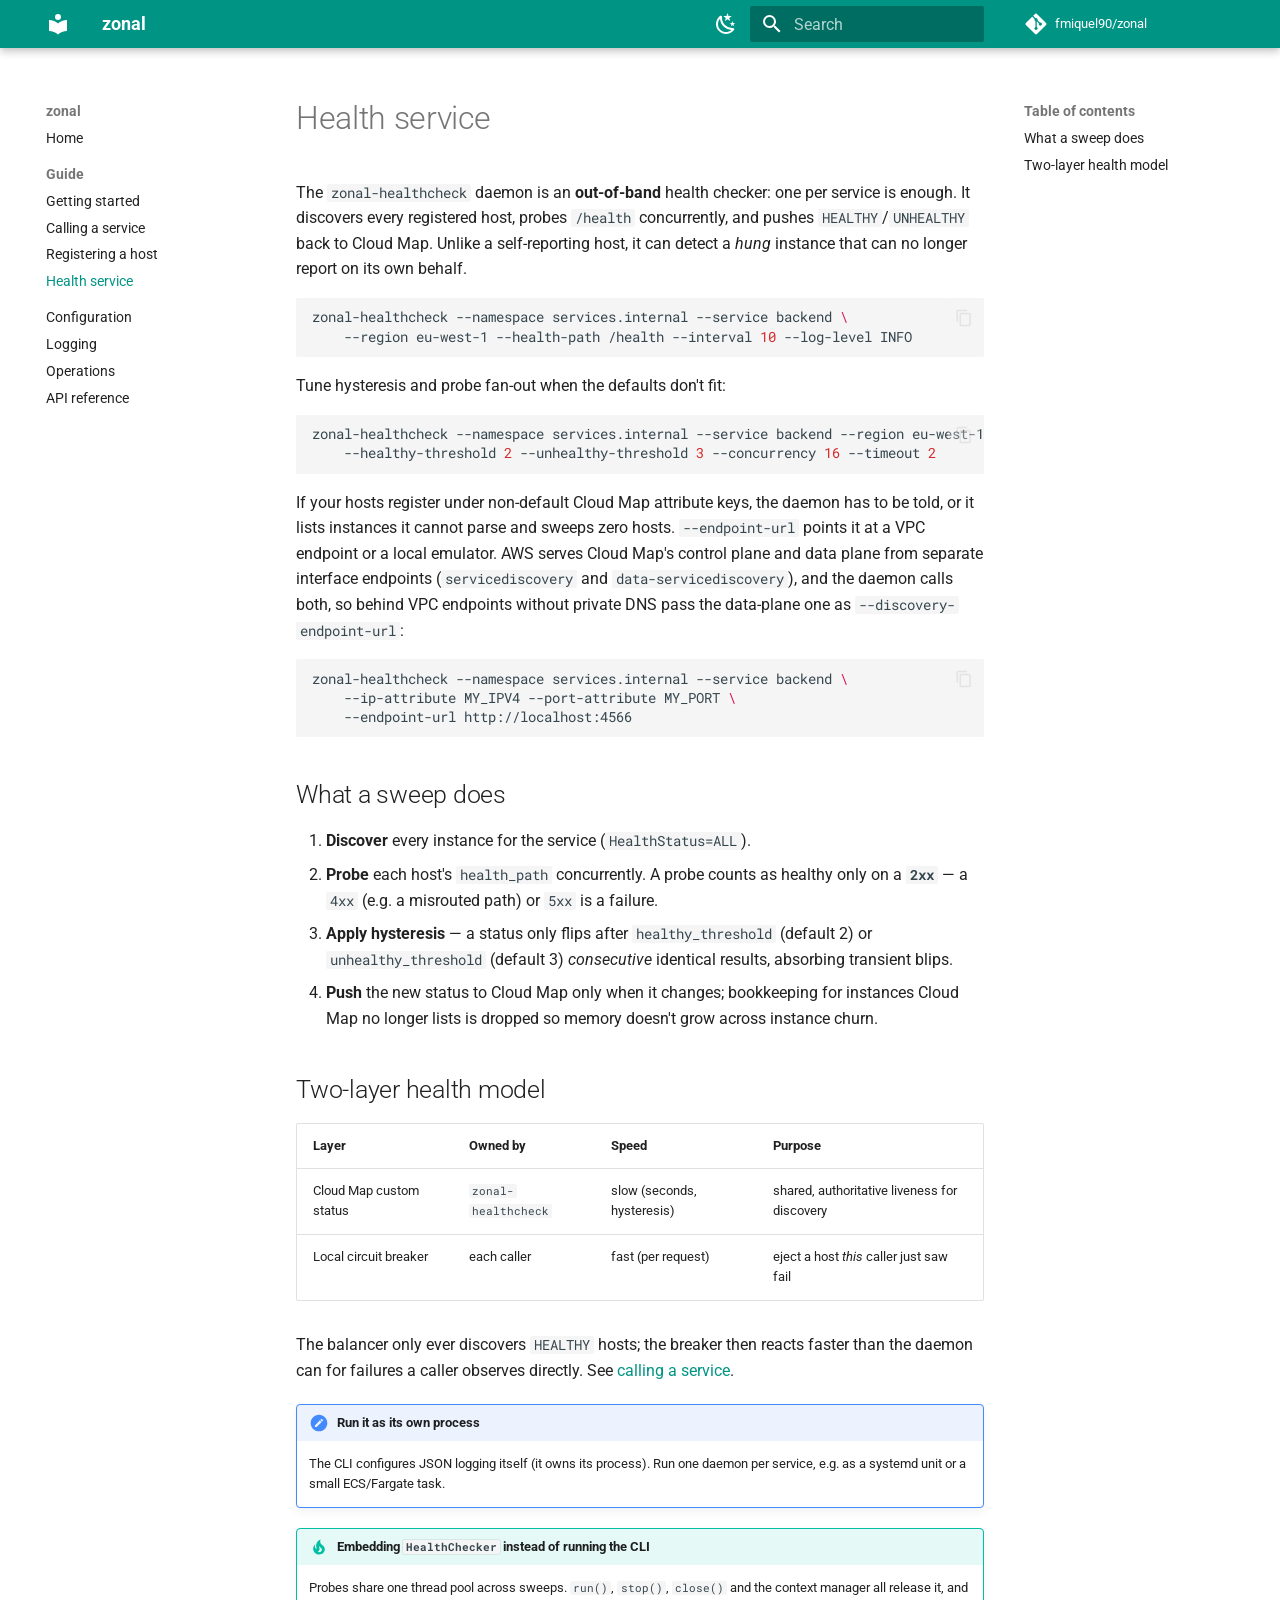
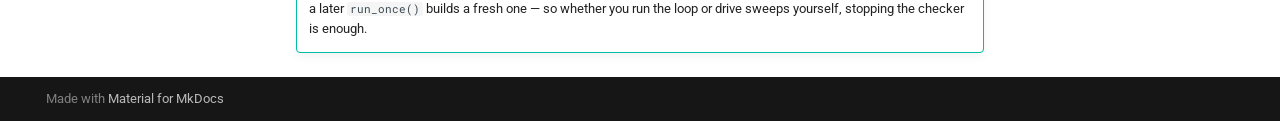
<file: guide/health-service/index.html>
<!doctype html>
<html lang="en" class="no-js">
  <head>
    
      <meta charset="utf-8">
      <meta name="viewport" content="width=device-width,initial-scale=1">
      
        <meta name="description" content="AZ-affine client-side load balancing over AWS Cloud Map — keep east-west traffic in-AZ and cut the cross-AZ bill.">
      
      
      
      
        <link rel="prev" href="../registering/">
      
      
        <link rel="next" href="../../configuration/">
      
      
        
      
      
      <link rel="icon" href="../../assets/images/favicon.png">
      <meta name="generator" content="mkdocs-1.6.1, mkdocs-material-9.7.7">
    
    
      
        <title>Health service - zonal</title>
      
    
    
      <link rel="stylesheet" href="../../assets/stylesheets/main.ec1eaa64.min.css">
      
        
        <link rel="stylesheet" href="../../assets/stylesheets/palette.ab4e12ef.min.css">
      
      


    
    
      
    
    
      
        
        
        <link rel="preconnect" href="https://fonts.gstatic.com" crossorigin>
        <link rel="stylesheet" href="https://fonts.googleapis.com/css?family=Roboto:300,300i,400,400i,700,700i%7CRoboto+Mono:400,400i,700,700i&display=fallback">
        <style>:root{--md-text-font:"Roboto";--md-code-font:"Roboto Mono"}</style>
      
    
    
      <link rel="stylesheet" href="../../assets/brand.css">
    
    <script>__md_scope=new URL("../..",location),__md_hash=e=>[...e].reduce(((e,_)=>(e<<5)-e+_.charCodeAt(0)),0),__md_get=(e,_=localStorage,t=__md_scope)=>JSON.parse(_.getItem(t.pathname+"."+e)),__md_set=(e,_,t=localStorage,a=__md_scope)=>{try{t.setItem(a.pathname+"."+e,JSON.stringify(_))}catch(e){}}</script>
    
      

    
    
  </head>
  
  
    
    
      
    
    
    
    
    <body dir="ltr" data-md-color-scheme="slate" data-md-color-primary="teal" data-md-color-accent="teal">
  
    
    <input class="md-toggle" data-md-toggle="drawer" type="checkbox" id="__drawer" autocomplete="off">
    <input class="md-toggle" data-md-toggle="search" type="checkbox" id="__search" autocomplete="off">
    <label class="md-overlay" for="__drawer"></label>
    <div data-md-component="skip">
      
        
        <a href="#health-service" class="md-skip">
          Skip to content
        </a>
      
    </div>
    <div data-md-component="announce">
      
    </div>
    
    
      

  

<header class="md-header md-header--shadow" data-md-component="header">
  <nav class="md-header__inner md-grid" aria-label="Header">
    <a href="../.." title="zonal" class="md-header__button md-logo" aria-label="zonal" data-md-component="logo">
      
  
  <svg xmlns="http://www.w3.org/2000/svg" viewBox="0 0 24 24"><path d="M12 8a3 3 0 0 0 3-3 3 3 0 0 0-3-3 3 3 0 0 0-3 3 3 3 0 0 0 3 3m0 3.54C9.64 9.35 6.5 8 3 8v11c3.5 0 6.64 1.35 9 3.54 2.36-2.19 5.5-3.54 9-3.54V8c-3.5 0-6.64 1.35-9 3.54"/></svg>

    </a>
    <label class="md-header__button md-icon" for="__drawer">
      
      <svg xmlns="http://www.w3.org/2000/svg" viewBox="0 0 24 24"><path d="M3 6h18v2H3zm0 5h18v2H3zm0 5h18v2H3z"/></svg>
    </label>
    <div class="md-header__title" data-md-component="header-title">
      <div class="md-header__ellipsis">
        <div class="md-header__topic">
          <span class="md-ellipsis">
            zonal
          </span>
        </div>
        <div class="md-header__topic" data-md-component="header-topic">
          <span class="md-ellipsis">
            
              Health service
            
          </span>
        </div>
      </div>
    </div>
    
      
        <form class="md-header__option" data-md-component="palette">
  
    
    
    
    <input class="md-option" data-md-color-media="(prefers-color-scheme: dark)" data-md-color-scheme="slate" data-md-color-primary="teal" data-md-color-accent="teal"  aria-label="Switch to light mode"  type="radio" name="__palette" id="__palette_0">
    
      <label class="md-header__button md-icon" title="Switch to light mode" for="__palette_1" hidden>
        <svg xmlns="http://www.w3.org/2000/svg" viewBox="0 0 24 24"><path d="M12 7a5 5 0 0 1 5 5 5 5 0 0 1-5 5 5 5 0 0 1-5-5 5 5 0 0 1 5-5m0 2a3 3 0 0 0-3 3 3 3 0 0 0 3 3 3 3 0 0 0 3-3 3 3 0 0 0-3-3m0-7 2.39 3.42C13.65 5.15 12.84 5 12 5s-1.65.15-2.39.42zM3.34 7l4.16-.35A7.2 7.2 0 0 0 5.94 8.5c-.44.74-.69 1.5-.83 2.29zm.02 10 1.76-3.77a7.131 7.131 0 0 0 2.38 4.14zM20.65 7l-1.77 3.79a7.02 7.02 0 0 0-2.38-4.15zm-.01 10-4.14.36c.59-.51 1.12-1.14 1.54-1.86.42-.73.69-1.5.83-2.29zM12 22l-2.41-3.44c.74.27 1.55.44 2.41.44.82 0 1.63-.17 2.37-.44z"/></svg>
      </label>
    
  
    
    
    
    <input class="md-option" data-md-color-media="(prefers-color-scheme: light)" data-md-color-scheme="default" data-md-color-primary="teal" data-md-color-accent="teal"  aria-label="Switch to dark mode"  type="radio" name="__palette" id="__palette_1">
    
      <label class="md-header__button md-icon" title="Switch to dark mode" for="__palette_0" hidden>
        <svg xmlns="http://www.w3.org/2000/svg" viewBox="0 0 24 24"><path d="m17.75 4.09-2.53 1.94.91 3.06-2.63-1.81-2.63 1.81.91-3.06-2.53-1.94L12.44 4l1.06-3 1.06 3zm3.5 6.91-1.64 1.25.59 1.98-1.7-1.17-1.7 1.17.59-1.98L15.75 11l2.06-.05L18.5 9l.69 1.95zm-2.28 4.95c.83-.08 1.72 1.1 1.19 1.85-.32.45-.66.87-1.08 1.27C15.17 23 8.84 23 4.94 19.07c-3.91-3.9-3.91-10.24 0-14.14.4-.4.82-.76 1.27-1.08.75-.53 1.93.36 1.85 1.19-.27 2.86.69 5.83 2.89 8.02a9.96 9.96 0 0 0 8.02 2.89m-1.64 2.02a12.08 12.08 0 0 1-7.8-3.47c-2.17-2.19-3.33-5-3.49-7.82-2.81 3.14-2.7 7.96.31 10.98 3.02 3.01 7.84 3.12 10.98.31"/></svg>
      </label>
    
  
</form>
      
    
    
      <script>var palette=__md_get("__palette");if(palette&&palette.color){if("(prefers-color-scheme)"===palette.color.media){var media=matchMedia("(prefers-color-scheme: light)"),input=document.querySelector(media.matches?"[data-md-color-media='(prefers-color-scheme: light)']":"[data-md-color-media='(prefers-color-scheme: dark)']");palette.color.media=input.getAttribute("data-md-color-media"),palette.color.scheme=input.getAttribute("data-md-color-scheme"),palette.color.primary=input.getAttribute("data-md-color-primary"),palette.color.accent=input.getAttribute("data-md-color-accent")}for(var[key,value]of Object.entries(palette.color))document.body.setAttribute("data-md-color-"+key,value)}</script>
    
    
    
      
      
        <label class="md-header__button md-icon" for="__search">
          
          <svg xmlns="http://www.w3.org/2000/svg" viewBox="0 0 24 24"><path d="M9.5 3A6.5 6.5 0 0 1 16 9.5c0 1.61-.59 3.09-1.56 4.23l.27.27h.79l5 5-1.5 1.5-5-5v-.79l-.27-.27A6.52 6.52 0 0 1 9.5 16 6.5 6.5 0 0 1 3 9.5 6.5 6.5 0 0 1 9.5 3m0 2C7 5 5 7 5 9.5S7 14 9.5 14 14 12 14 9.5 12 5 9.5 5"/></svg>
        </label>
        <div class="md-search" data-md-component="search" role="dialog">
  <label class="md-search__overlay" for="__search"></label>
  <div class="md-search__inner" role="search">
    <form class="md-search__form" name="search">
      <input type="text" class="md-search__input" name="query" aria-label="Search" placeholder="Search" autocapitalize="off" autocorrect="off" autocomplete="off" spellcheck="false" data-md-component="search-query" required>
      <label class="md-search__icon md-icon" for="__search">
        
        <svg xmlns="http://www.w3.org/2000/svg" viewBox="0 0 24 24"><path d="M9.5 3A6.5 6.5 0 0 1 16 9.5c0 1.61-.59 3.09-1.56 4.23l.27.27h.79l5 5-1.5 1.5-5-5v-.79l-.27-.27A6.52 6.52 0 0 1 9.5 16 6.5 6.5 0 0 1 3 9.5 6.5 6.5 0 0 1 9.5 3m0 2C7 5 5 7 5 9.5S7 14 9.5 14 14 12 14 9.5 12 5 9.5 5"/></svg>
        
        <svg xmlns="http://www.w3.org/2000/svg" viewBox="0 0 24 24"><path d="M20 11v2H8l5.5 5.5-1.42 1.42L4.16 12l7.92-7.92L13.5 5.5 8 11z"/></svg>
      </label>
      <nav class="md-search__options" aria-label="Search">
        
        <button type="reset" class="md-search__icon md-icon" title="Clear" aria-label="Clear" tabindex="-1">
          
          <svg xmlns="http://www.w3.org/2000/svg" viewBox="0 0 24 24"><path d="M19 6.41 17.59 5 12 10.59 6.41 5 5 6.41 10.59 12 5 17.59 6.41 19 12 13.41 17.59 19 19 17.59 13.41 12z"/></svg>
        </button>
      </nav>
      
        <div class="md-search__suggest" data-md-component="search-suggest"></div>
      
    </form>
    <div class="md-search__output">
      <div class="md-search__scrollwrap" tabindex="0" data-md-scrollfix>
        <div class="md-search-result" data-md-component="search-result">
          <div class="md-search-result__meta">
            Initializing search
          </div>
          <ol class="md-search-result__list" role="presentation"></ol>
        </div>
      </div>
    </div>
  </div>
</div>
      
    
    
      <div class="md-header__source">
        <a href="https://github.com/fmiquel90/zonal" title="Go to repository" class="md-source" data-md-component="source">
  <div class="md-source__icon md-icon">
    
    <svg xmlns="http://www.w3.org/2000/svg" viewBox="0 0 448 512"><!--! Font Awesome Free 7.1.0 by @fontawesome - https://fontawesome.com License - https://fontawesome.com/license/free (Icons: CC BY 4.0, Fonts: SIL OFL 1.1, Code: MIT License) Copyright 2025 Fonticons, Inc.--><path d="M439.6 236.1 244 40.5c-5.4-5.5-12.8-8.5-20.4-8.5s-15 3-20.4 8.4L162.5 81l51.5 51.5c27.1-9.1 52.7 16.8 43.4 43.7l49.7 49.7c34.2-11.8 61.2 31 35.5 56.7-26.5 26.5-70.2-2.9-56-37.3L240.3 199v121.9c25.3 12.5 22.3 41.8 9.1 55-6.4 6.4-15.2 10.1-24.3 10.1s-17.8-3.6-24.3-10.1c-17.6-17.6-11.1-46.9 11.2-56v-123c-20.8-8.5-24.6-30.7-18.6-45L142.6 101 8.5 235.1C3 240.6 0 247.9 0 255.5s3 15 8.5 20.4l195.6 195.7c5.4 5.4 12.7 8.4 20.4 8.4s15-3 20.4-8.4l194.7-194.7c5.4-5.4 8.4-12.8 8.4-20.4s-3-15-8.4-20.4"/></svg>
  </div>
  <div class="md-source__repository">
    fmiquel90/zonal
  </div>
</a>
      </div>
    
  </nav>
  
</header>
    
    <div class="md-container" data-md-component="container">
      
      
        
          
        
      
      <main class="md-main" data-md-component="main">
        <div class="md-main__inner md-grid">
          
            
              
              <div class="md-sidebar md-sidebar--primary" data-md-component="sidebar" data-md-type="navigation" >
                <div class="md-sidebar__scrollwrap">
                  <div class="md-sidebar__inner">
                    



<nav class="md-nav md-nav--primary" aria-label="Navigation" data-md-level="0">
  <label class="md-nav__title" for="__drawer">
    <a href="../.." title="zonal" class="md-nav__button md-logo" aria-label="zonal" data-md-component="logo">
      
  
  <svg xmlns="http://www.w3.org/2000/svg" viewBox="0 0 24 24"><path d="M12 8a3 3 0 0 0 3-3 3 3 0 0 0-3-3 3 3 0 0 0-3 3 3 3 0 0 0 3 3m0 3.54C9.64 9.35 6.5 8 3 8v11c3.5 0 6.64 1.35 9 3.54 2.36-2.19 5.5-3.54 9-3.54V8c-3.5 0-6.64 1.35-9 3.54"/></svg>

    </a>
    zonal
  </label>
  
    <div class="md-nav__source">
      <a href="https://github.com/fmiquel90/zonal" title="Go to repository" class="md-source" data-md-component="source">
  <div class="md-source__icon md-icon">
    
    <svg xmlns="http://www.w3.org/2000/svg" viewBox="0 0 448 512"><!--! Font Awesome Free 7.1.0 by @fontawesome - https://fontawesome.com License - https://fontawesome.com/license/free (Icons: CC BY 4.0, Fonts: SIL OFL 1.1, Code: MIT License) Copyright 2025 Fonticons, Inc.--><path d="M439.6 236.1 244 40.5c-5.4-5.5-12.8-8.5-20.4-8.5s-15 3-20.4 8.4L162.5 81l51.5 51.5c27.1-9.1 52.7 16.8 43.4 43.7l49.7 49.7c34.2-11.8 61.2 31 35.5 56.7-26.5 26.5-70.2-2.9-56-37.3L240.3 199v121.9c25.3 12.5 22.3 41.8 9.1 55-6.4 6.4-15.2 10.1-24.3 10.1s-17.8-3.6-24.3-10.1c-17.6-17.6-11.1-46.9 11.2-56v-123c-20.8-8.5-24.6-30.7-18.6-45L142.6 101 8.5 235.1C3 240.6 0 247.9 0 255.5s3 15 8.5 20.4l195.6 195.7c5.4 5.4 12.7 8.4 20.4 8.4s15-3 20.4-8.4l194.7-194.7c5.4-5.4 8.4-12.8 8.4-20.4s-3-15-8.4-20.4"/></svg>
  </div>
  <div class="md-source__repository">
    fmiquel90/zonal
  </div>
</a>
    </div>
  
  <ul class="md-nav__list" data-md-scrollfix>
    
      
      
  
  
  
  
    <li class="md-nav__item">
      <a href="../.." class="md-nav__link">
        
  
  
  <span class="md-ellipsis">
    
  
    Home
  

    
  </span>
  
  

      </a>
    </li>
  

    
      
      
  
  
    
  
  
  
    
    
    
    
      
        
        
      
    
    
    <li class="md-nav__item md-nav__item--active md-nav__item--section md-nav__item--nested">
      
        
        
        <input class="md-nav__toggle md-toggle " type="checkbox" id="__nav_2" checked>
        
          
          <label class="md-nav__link" for="__nav_2" id="__nav_2_label" tabindex="">
            
  
  
  <span class="md-ellipsis">
    
  
    Guide
  

    
  </span>
  
  

            <span class="md-nav__icon md-icon"></span>
          </label>
        
        <nav class="md-nav" data-md-level="1" aria-labelledby="__nav_2_label" aria-expanded="true">
          <label class="md-nav__title" for="__nav_2">
            <span class="md-nav__icon md-icon"></span>
            
  
    Guide
  

          </label>
          <ul class="md-nav__list" data-md-scrollfix>
            
              
                
  
  
  
  
    <li class="md-nav__item">
      <a href="../getting-started/" class="md-nav__link">
        
  
  
  <span class="md-ellipsis">
    
  
    Getting started
  

    
  </span>
  
  

      </a>
    </li>
  

              
            
              
                
  
  
  
  
    <li class="md-nav__item">
      <a href="../calling/" class="md-nav__link">
        
  
  
  <span class="md-ellipsis">
    
  
    Calling a service
  

    
  </span>
  
  

      </a>
    </li>
  

              
            
              
                
  
  
  
  
    <li class="md-nav__item">
      <a href="../registering/" class="md-nav__link">
        
  
  
  <span class="md-ellipsis">
    
  
    Registering a host
  

    
  </span>
  
  

      </a>
    </li>
  

              
            
              
                
  
  
    
  
  
  
    <li class="md-nav__item md-nav__item--active">
      
      <input class="md-nav__toggle md-toggle" type="checkbox" id="__toc">
      
      
        
      
      
        <label class="md-nav__link md-nav__link--active" for="__toc">
          
  
  
  <span class="md-ellipsis">
    
  
    Health service
  

    
  </span>
  
  

          <span class="md-nav__icon md-icon"></span>
        </label>
      
      <a href="./" class="md-nav__link md-nav__link--active">
        
  
  
  <span class="md-ellipsis">
    
  
    Health service
  

    
  </span>
  
  

      </a>
      
        

<nav class="md-nav md-nav--secondary" aria-label="Table of contents">
  
  
  
    
  
  
    <label class="md-nav__title" for="__toc">
      <span class="md-nav__icon md-icon"></span>
      Table of contents
    </label>
    <ul class="md-nav__list" data-md-component="toc" data-md-scrollfix>
      
        <li class="md-nav__item">
  <a href="#what-a-sweep-does" class="md-nav__link">
    <span class="md-ellipsis">
      
        What a sweep does
      
    </span>
  </a>
  
</li>
      
        <li class="md-nav__item">
  <a href="#two-layer-health-model" class="md-nav__link">
    <span class="md-ellipsis">
      
        Two-layer health model
      
    </span>
  </a>
  
</li>
      
    </ul>
  
</nav>
      
    </li>
  

              
            
          </ul>
        </nav>
      
    </li>
  

    
      
      
  
  
  
  
    <li class="md-nav__item">
      <a href="../../configuration/" class="md-nav__link">
        
  
  
  <span class="md-ellipsis">
    
  
    Configuration
  

    
  </span>
  
  

      </a>
    </li>
  

    
      
      
  
  
  
  
    <li class="md-nav__item">
      <a href="../../logging/" class="md-nav__link">
        
  
  
  <span class="md-ellipsis">
    
  
    Logging
  

    
  </span>
  
  

      </a>
    </li>
  

    
      
      
  
  
  
  
    <li class="md-nav__item">
      <a href="../../operations/" class="md-nav__link">
        
  
  
  <span class="md-ellipsis">
    
  
    Operations
  

    
  </span>
  
  

      </a>
    </li>
  

    
      
      
  
  
  
  
    <li class="md-nav__item">
      <a href="../../api/" class="md-nav__link">
        
  
  
  <span class="md-ellipsis">
    
  
    API reference
  

    
  </span>
  
  

      </a>
    </li>
  

    
  </ul>
</nav>
                  </div>
                </div>
              </div>
            
            
              
              <div class="md-sidebar md-sidebar--secondary" data-md-component="sidebar" data-md-type="toc" >
                <div class="md-sidebar__scrollwrap">
                  <div class="md-sidebar__inner">
                    

<nav class="md-nav md-nav--secondary" aria-label="Table of contents">
  
  
  
    
  
  
    <label class="md-nav__title" for="__toc">
      <span class="md-nav__icon md-icon"></span>
      Table of contents
    </label>
    <ul class="md-nav__list" data-md-component="toc" data-md-scrollfix>
      
        <li class="md-nav__item">
  <a href="#what-a-sweep-does" class="md-nav__link">
    <span class="md-ellipsis">
      
        What a sweep does
      
    </span>
  </a>
  
</li>
      
        <li class="md-nav__item">
  <a href="#two-layer-health-model" class="md-nav__link">
    <span class="md-ellipsis">
      
        Two-layer health model
      
    </span>
  </a>
  
</li>
      
    </ul>
  
</nav>
                  </div>
                </div>
              </div>
            
          
          
            <div class="md-content" data-md-component="content">
              
              <article class="md-content__inner md-typeset">
                
                  


  
  


<h1 id="health-service">Health service<a class="headerlink" href="#health-service" title="Permanent link">&para;</a></h1>
<p>The <code>zonal-healthcheck</code> daemon is an <strong>out-of-band</strong> health checker: one per service is enough. It
discovers every registered host, probes <code>/health</code> concurrently, and pushes <code>HEALTHY</code>/<code>UNHEALTHY</code> back
to Cloud Map. Unlike a self-reporting host, it can detect a <em>hung</em> instance that can no longer report
on its own behalf.</p>
<div class="highlight"><pre><span></span><code><a id="__codelineno-0-1" name="__codelineno-0-1" href="#__codelineno-0-1"></a>zonal-healthcheck<span class="w"> </span>--namespace<span class="w"> </span>services.internal<span class="w"> </span>--service<span class="w"> </span>backend<span class="w"> </span><span class="se">\</span>
<a id="__codelineno-0-2" name="__codelineno-0-2" href="#__codelineno-0-2"></a><span class="w">    </span>--region<span class="w"> </span>eu-west-1<span class="w"> </span>--health-path<span class="w"> </span>/health<span class="w"> </span>--interval<span class="w"> </span><span class="m">10</span><span class="w"> </span>--log-level<span class="w"> </span>INFO
</code></pre></div>
<p>Tune hysteresis and probe fan-out when the defaults don't fit:</p>
<div class="highlight"><pre><span></span><code><a id="__codelineno-1-1" name="__codelineno-1-1" href="#__codelineno-1-1"></a>zonal-healthcheck<span class="w"> </span>--namespace<span class="w"> </span>services.internal<span class="w"> </span>--service<span class="w"> </span>backend<span class="w"> </span>--region<span class="w"> </span>eu-west-1<span class="w"> </span><span class="se">\</span>
<a id="__codelineno-1-2" name="__codelineno-1-2" href="#__codelineno-1-2"></a><span class="w">    </span>--healthy-threshold<span class="w"> </span><span class="m">2</span><span class="w"> </span>--unhealthy-threshold<span class="w"> </span><span class="m">3</span><span class="w"> </span>--concurrency<span class="w"> </span><span class="m">16</span><span class="w"> </span>--timeout<span class="w"> </span><span class="m">2</span>
</code></pre></div>
<p>If your hosts register under non-default Cloud Map attribute keys, the daemon has to be told, or it
lists instances it cannot parse and sweeps zero hosts. <code>--endpoint-url</code> points it at a VPC endpoint
or a local emulator. AWS serves Cloud Map's control plane and data plane from separate interface
endpoints (<code>servicediscovery</code> and <code>data-servicediscovery</code>), and the daemon calls both, so behind
VPC endpoints without private DNS pass the data-plane one as <code>--discovery-endpoint-url</code>:</p>
<div class="highlight"><pre><span></span><code><a id="__codelineno-2-1" name="__codelineno-2-1" href="#__codelineno-2-1"></a>zonal-healthcheck<span class="w"> </span>--namespace<span class="w"> </span>services.internal<span class="w"> </span>--service<span class="w"> </span>backend<span class="w"> </span><span class="se">\</span>
<a id="__codelineno-2-2" name="__codelineno-2-2" href="#__codelineno-2-2"></a><span class="w">    </span>--ip-attribute<span class="w"> </span>MY_IPV4<span class="w"> </span>--port-attribute<span class="w"> </span>MY_PORT<span class="w"> </span><span class="se">\</span>
<a id="__codelineno-2-3" name="__codelineno-2-3" href="#__codelineno-2-3"></a><span class="w">    </span>--endpoint-url<span class="w"> </span>http://localhost:4566
</code></pre></div>
<h2 id="what-a-sweep-does">What a sweep does<a class="headerlink" href="#what-a-sweep-does" title="Permanent link">&para;</a></h2>
<ol>
<li><strong>Discover</strong> every instance for the service (<code>HealthStatus=ALL</code>).</li>
<li><strong>Probe</strong> each host's <code>health_path</code> concurrently. A probe counts as healthy only on a <strong><code>2xx</code></strong> —
   a <code>4xx</code> (e.g. a misrouted path) or <code>5xx</code> is a failure.</li>
<li><strong>Apply hysteresis</strong> — a status only flips after <code>healthy_threshold</code> (default 2) or
   <code>unhealthy_threshold</code> (default 3) <em>consecutive</em> identical results, absorbing transient blips.</li>
<li><strong>Push</strong> the new status to Cloud Map only when it changes; bookkeeping for instances Cloud Map no
   longer lists is dropped so memory doesn't grow across instance churn.</li>
</ol>
<h2 id="two-layer-health-model">Two-layer health model<a class="headerlink" href="#two-layer-health-model" title="Permanent link">&para;</a></h2>
<table>
<thead>
<tr>
<th>Layer</th>
<th>Owned by</th>
<th>Speed</th>
<th>Purpose</th>
</tr>
</thead>
<tbody>
<tr>
<td>Cloud Map custom status</td>
<td><code>zonal-healthcheck</code></td>
<td>slow (seconds, hysteresis)</td>
<td>shared, authoritative liveness for discovery</td>
</tr>
<tr>
<td>Local circuit breaker</td>
<td>each caller</td>
<td>fast (per request)</td>
<td>eject a host <em>this</em> caller just saw fail</td>
</tr>
</tbody>
</table>
<p>The balancer only ever discovers <code>HEALTHY</code> hosts; the breaker then reacts faster than the daemon can
for failures a caller observes directly. See <a href="../calling/#the-circuit-breaker">calling a service</a>.</p>
<div class="admonition note">
<p class="admonition-title">Run it as its own process</p>
<p>The CLI configures JSON logging itself (it owns its process). Run one daemon per service, e.g. as
a systemd unit or a small ECS/Fargate task.</p>
</div>
<div class="admonition tip">
<p class="admonition-title">Embedding <code>HealthChecker</code> instead of running the CLI</p>
<p>Probes share one thread pool across sweeps. <code>run()</code>, <code>stop()</code>, <code>close()</code> and the context
manager all release it, and a later <code>run_once()</code> builds a fresh one — so whether you run the
loop or drive sweeps yourself, stopping the checker is enough.</p>
</div>












                
              </article>
            </div>
          
          
  <script>var tabs=__md_get("__tabs");if(Array.isArray(tabs))e:for(var set of document.querySelectorAll(".tabbed-set")){var labels=set.querySelector(".tabbed-labels");for(var tab of tabs)for(var label of labels.getElementsByTagName("label"))if(label.innerText.trim()===tab){var input=document.getElementById(label.htmlFor);input.checked=!0;continue e}}</script>

<script>var target=document.getElementById(location.hash.slice(1));target&&target.name&&(target.checked=target.name.startsWith("__tabbed_"))</script>
        </div>
        
          <button type="button" class="md-top md-icon" data-md-component="top" hidden>
  
  <svg xmlns="http://www.w3.org/2000/svg" viewBox="0 0 24 24"><path d="M13 20h-2V8l-5.5 5.5-1.42-1.42L12 4.16l7.92 7.92-1.42 1.42L13 8z"/></svg>
  Back to top
</button>
        
      </main>
      
        <footer class="md-footer">
  
  <div class="md-footer-meta md-typeset">
    <div class="md-footer-meta__inner md-grid">
      <div class="md-copyright">
  
  
    Made with
    <a href="https://squidfunk.github.io/mkdocs-material/" target="_blank" rel="noopener">
      Material for MkDocs
    </a>
  
</div>
      
    </div>
  </div>
</footer>
      
    </div>
    <div class="md-dialog" data-md-component="dialog">
      <div class="md-dialog__inner md-typeset"></div>
    </div>
    
    
    
      
      
      <script id="__config" type="application/json">{"annotate": null, "base": "../..", "features": ["navigation.sections", "navigation.top", "navigation.instant", "navigation.tracking", "toc.follow", "search.suggest", "search.highlight", "content.code.copy", "content.tabs.link"], "search": "../../assets/javascripts/workers/search.2c215733.min.js", "tags": null, "translations": {"clipboard.copied": "Copied to clipboard", "clipboard.copy": "Copy to clipboard", "search.result.more.one": "1 more on this page", "search.result.more.other": "# more on this page", "search.result.none": "No matching documents", "search.result.one": "1 matching document", "search.result.other": "# matching documents", "search.result.placeholder": "Type to start searching", "search.result.term.missing": "Missing", "select.version": "Select version"}, "version": null}</script>
    
    
      <script src="../../assets/javascripts/bundle.d7400e89.min.js"></script>
      
    
  </body>
</html>
</file>
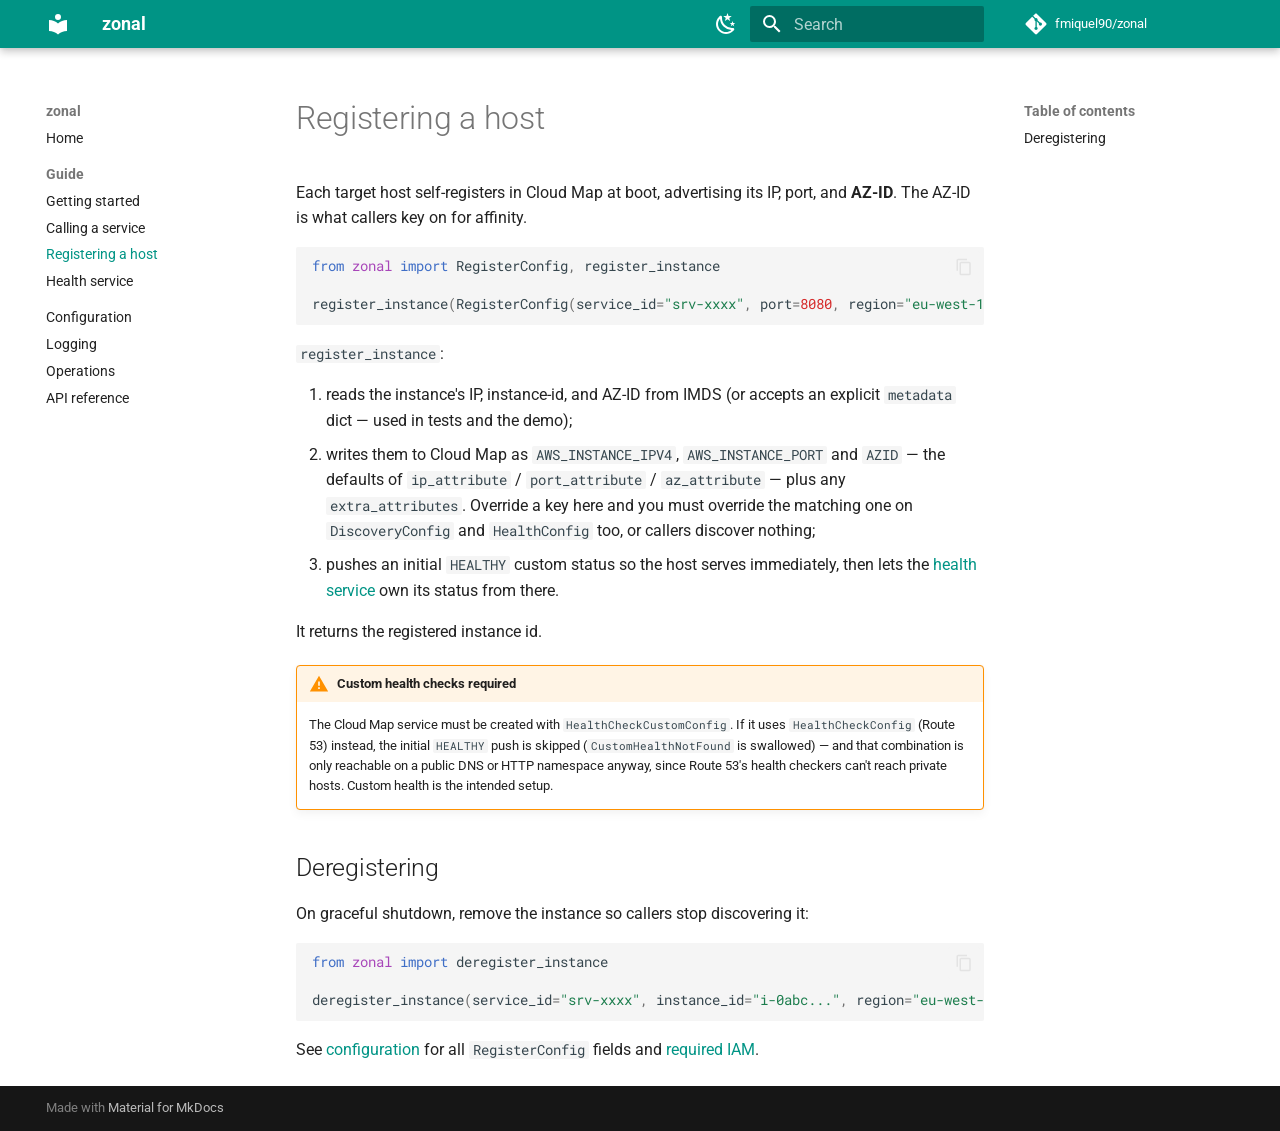
<file: guide/registering/index.html>
<!doctype html>
<html lang="en" class="no-js">
  <head>
    
      <meta charset="utf-8">
      <meta name="viewport" content="width=device-width,initial-scale=1">
      
        <meta name="description" content="AZ-affine client-side load balancing over AWS Cloud Map — keep east-west traffic in-AZ and cut the cross-AZ bill.">
      
      
      
      
        <link rel="prev" href="../calling/">
      
      
        <link rel="next" href="../health-service/">
      
      
        
      
      
      <link rel="icon" href="../../assets/images/favicon.png">
      <meta name="generator" content="mkdocs-1.6.1, mkdocs-material-9.7.7">
    
    
      
        <title>Registering a host - zonal</title>
      
    
    
      <link rel="stylesheet" href="../../assets/stylesheets/main.ec1eaa64.min.css">
      
        
        <link rel="stylesheet" href="../../assets/stylesheets/palette.ab4e12ef.min.css">
      
      


    
    
      
    
    
      
        
        
        <link rel="preconnect" href="https://fonts.gstatic.com" crossorigin>
        <link rel="stylesheet" href="https://fonts.googleapis.com/css?family=Roboto:300,300i,400,400i,700,700i%7CRoboto+Mono:400,400i,700,700i&display=fallback">
        <style>:root{--md-text-font:"Roboto";--md-code-font:"Roboto Mono"}</style>
      
    
    
      <link rel="stylesheet" href="../../assets/brand.css">
    
    <script>__md_scope=new URL("../..",location),__md_hash=e=>[...e].reduce(((e,_)=>(e<<5)-e+_.charCodeAt(0)),0),__md_get=(e,_=localStorage,t=__md_scope)=>JSON.parse(_.getItem(t.pathname+"."+e)),__md_set=(e,_,t=localStorage,a=__md_scope)=>{try{t.setItem(a.pathname+"."+e,JSON.stringify(_))}catch(e){}}</script>
    
      

    
    
  </head>
  
  
    
    
      
    
    
    
    
    <body dir="ltr" data-md-color-scheme="slate" data-md-color-primary="teal" data-md-color-accent="teal">
  
    
    <input class="md-toggle" data-md-toggle="drawer" type="checkbox" id="__drawer" autocomplete="off">
    <input class="md-toggle" data-md-toggle="search" type="checkbox" id="__search" autocomplete="off">
    <label class="md-overlay" for="__drawer"></label>
    <div data-md-component="skip">
      
        
        <a href="#registering-a-host" class="md-skip">
          Skip to content
        </a>
      
    </div>
    <div data-md-component="announce">
      
    </div>
    
    
      

  

<header class="md-header md-header--shadow" data-md-component="header">
  <nav class="md-header__inner md-grid" aria-label="Header">
    <a href="../.." title="zonal" class="md-header__button md-logo" aria-label="zonal" data-md-component="logo">
      
  
  <svg xmlns="http://www.w3.org/2000/svg" viewBox="0 0 24 24"><path d="M12 8a3 3 0 0 0 3-3 3 3 0 0 0-3-3 3 3 0 0 0-3 3 3 3 0 0 0 3 3m0 3.54C9.64 9.35 6.5 8 3 8v11c3.5 0 6.64 1.35 9 3.54 2.36-2.19 5.5-3.54 9-3.54V8c-3.5 0-6.64 1.35-9 3.54"/></svg>

    </a>
    <label class="md-header__button md-icon" for="__drawer">
      
      <svg xmlns="http://www.w3.org/2000/svg" viewBox="0 0 24 24"><path d="M3 6h18v2H3zm0 5h18v2H3zm0 5h18v2H3z"/></svg>
    </label>
    <div class="md-header__title" data-md-component="header-title">
      <div class="md-header__ellipsis">
        <div class="md-header__topic">
          <span class="md-ellipsis">
            zonal
          </span>
        </div>
        <div class="md-header__topic" data-md-component="header-topic">
          <span class="md-ellipsis">
            
              Registering a host
            
          </span>
        </div>
      </div>
    </div>
    
      
        <form class="md-header__option" data-md-component="palette">
  
    
    
    
    <input class="md-option" data-md-color-media="(prefers-color-scheme: dark)" data-md-color-scheme="slate" data-md-color-primary="teal" data-md-color-accent="teal"  aria-label="Switch to light mode"  type="radio" name="__palette" id="__palette_0">
    
      <label class="md-header__button md-icon" title="Switch to light mode" for="__palette_1" hidden>
        <svg xmlns="http://www.w3.org/2000/svg" viewBox="0 0 24 24"><path d="M12 7a5 5 0 0 1 5 5 5 5 0 0 1-5 5 5 5 0 0 1-5-5 5 5 0 0 1 5-5m0 2a3 3 0 0 0-3 3 3 3 0 0 0 3 3 3 3 0 0 0 3-3 3 3 0 0 0-3-3m0-7 2.39 3.42C13.65 5.15 12.84 5 12 5s-1.65.15-2.39.42zM3.34 7l4.16-.35A7.2 7.2 0 0 0 5.94 8.5c-.44.74-.69 1.5-.83 2.29zm.02 10 1.76-3.77a7.131 7.131 0 0 0 2.38 4.14zM20.65 7l-1.77 3.79a7.02 7.02 0 0 0-2.38-4.15zm-.01 10-4.14.36c.59-.51 1.12-1.14 1.54-1.86.42-.73.69-1.5.83-2.29zM12 22l-2.41-3.44c.74.27 1.55.44 2.41.44.82 0 1.63-.17 2.37-.44z"/></svg>
      </label>
    
  
    
    
    
    <input class="md-option" data-md-color-media="(prefers-color-scheme: light)" data-md-color-scheme="default" data-md-color-primary="teal" data-md-color-accent="teal"  aria-label="Switch to dark mode"  type="radio" name="__palette" id="__palette_1">
    
      <label class="md-header__button md-icon" title="Switch to dark mode" for="__palette_0" hidden>
        <svg xmlns="http://www.w3.org/2000/svg" viewBox="0 0 24 24"><path d="m17.75 4.09-2.53 1.94.91 3.06-2.63-1.81-2.63 1.81.91-3.06-2.53-1.94L12.44 4l1.06-3 1.06 3zm3.5 6.91-1.64 1.25.59 1.98-1.7-1.17-1.7 1.17.59-1.98L15.75 11l2.06-.05L18.5 9l.69 1.95zm-2.28 4.95c.83-.08 1.72 1.1 1.19 1.85-.32.45-.66.87-1.08 1.27C15.17 23 8.84 23 4.94 19.07c-3.91-3.9-3.91-10.24 0-14.14.4-.4.82-.76 1.27-1.08.75-.53 1.93.36 1.85 1.19-.27 2.86.69 5.83 2.89 8.02a9.96 9.96 0 0 0 8.02 2.89m-1.64 2.02a12.08 12.08 0 0 1-7.8-3.47c-2.17-2.19-3.33-5-3.49-7.82-2.81 3.14-2.7 7.96.31 10.98 3.02 3.01 7.84 3.12 10.98.31"/></svg>
      </label>
    
  
</form>
      
    
    
      <script>var palette=__md_get("__palette");if(palette&&palette.color){if("(prefers-color-scheme)"===palette.color.media){var media=matchMedia("(prefers-color-scheme: light)"),input=document.querySelector(media.matches?"[data-md-color-media='(prefers-color-scheme: light)']":"[data-md-color-media='(prefers-color-scheme: dark)']");palette.color.media=input.getAttribute("data-md-color-media"),palette.color.scheme=input.getAttribute("data-md-color-scheme"),palette.color.primary=input.getAttribute("data-md-color-primary"),palette.color.accent=input.getAttribute("data-md-color-accent")}for(var[key,value]of Object.entries(palette.color))document.body.setAttribute("data-md-color-"+key,value)}</script>
    
    
    
      
      
        <label class="md-header__button md-icon" for="__search">
          
          <svg xmlns="http://www.w3.org/2000/svg" viewBox="0 0 24 24"><path d="M9.5 3A6.5 6.5 0 0 1 16 9.5c0 1.61-.59 3.09-1.56 4.23l.27.27h.79l5 5-1.5 1.5-5-5v-.79l-.27-.27A6.52 6.52 0 0 1 9.5 16 6.5 6.5 0 0 1 3 9.5 6.5 6.5 0 0 1 9.5 3m0 2C7 5 5 7 5 9.5S7 14 9.5 14 14 12 14 9.5 12 5 9.5 5"/></svg>
        </label>
        <div class="md-search" data-md-component="search" role="dialog">
  <label class="md-search__overlay" for="__search"></label>
  <div class="md-search__inner" role="search">
    <form class="md-search__form" name="search">
      <input type="text" class="md-search__input" name="query" aria-label="Search" placeholder="Search" autocapitalize="off" autocorrect="off" autocomplete="off" spellcheck="false" data-md-component="search-query" required>
      <label class="md-search__icon md-icon" for="__search">
        
        <svg xmlns="http://www.w3.org/2000/svg" viewBox="0 0 24 24"><path d="M9.5 3A6.5 6.5 0 0 1 16 9.5c0 1.61-.59 3.09-1.56 4.23l.27.27h.79l5 5-1.5 1.5-5-5v-.79l-.27-.27A6.52 6.52 0 0 1 9.5 16 6.5 6.5 0 0 1 3 9.5 6.5 6.5 0 0 1 9.5 3m0 2C7 5 5 7 5 9.5S7 14 9.5 14 14 12 14 9.5 12 5 9.5 5"/></svg>
        
        <svg xmlns="http://www.w3.org/2000/svg" viewBox="0 0 24 24"><path d="M20 11v2H8l5.5 5.5-1.42 1.42L4.16 12l7.92-7.92L13.5 5.5 8 11z"/></svg>
      </label>
      <nav class="md-search__options" aria-label="Search">
        
        <button type="reset" class="md-search__icon md-icon" title="Clear" aria-label="Clear" tabindex="-1">
          
          <svg xmlns="http://www.w3.org/2000/svg" viewBox="0 0 24 24"><path d="M19 6.41 17.59 5 12 10.59 6.41 5 5 6.41 10.59 12 5 17.59 6.41 19 12 13.41 17.59 19 19 17.59 13.41 12z"/></svg>
        </button>
      </nav>
      
        <div class="md-search__suggest" data-md-component="search-suggest"></div>
      
    </form>
    <div class="md-search__output">
      <div class="md-search__scrollwrap" tabindex="0" data-md-scrollfix>
        <div class="md-search-result" data-md-component="search-result">
          <div class="md-search-result__meta">
            Initializing search
          </div>
          <ol class="md-search-result__list" role="presentation"></ol>
        </div>
      </div>
    </div>
  </div>
</div>
      
    
    
      <div class="md-header__source">
        <a href="https://github.com/fmiquel90/zonal" title="Go to repository" class="md-source" data-md-component="source">
  <div class="md-source__icon md-icon">
    
    <svg xmlns="http://www.w3.org/2000/svg" viewBox="0 0 448 512"><!--! Font Awesome Free 7.1.0 by @fontawesome - https://fontawesome.com License - https://fontawesome.com/license/free (Icons: CC BY 4.0, Fonts: SIL OFL 1.1, Code: MIT License) Copyright 2025 Fonticons, Inc.--><path d="M439.6 236.1 244 40.5c-5.4-5.5-12.8-8.5-20.4-8.5s-15 3-20.4 8.4L162.5 81l51.5 51.5c27.1-9.1 52.7 16.8 43.4 43.7l49.7 49.7c34.2-11.8 61.2 31 35.5 56.7-26.5 26.5-70.2-2.9-56-37.3L240.3 199v121.9c25.3 12.5 22.3 41.8 9.1 55-6.4 6.4-15.2 10.1-24.3 10.1s-17.8-3.6-24.3-10.1c-17.6-17.6-11.1-46.9 11.2-56v-123c-20.8-8.5-24.6-30.7-18.6-45L142.6 101 8.5 235.1C3 240.6 0 247.9 0 255.5s3 15 8.5 20.4l195.6 195.7c5.4 5.4 12.7 8.4 20.4 8.4s15-3 20.4-8.4l194.7-194.7c5.4-5.4 8.4-12.8 8.4-20.4s-3-15-8.4-20.4"/></svg>
  </div>
  <div class="md-source__repository">
    fmiquel90/zonal
  </div>
</a>
      </div>
    
  </nav>
  
</header>
    
    <div class="md-container" data-md-component="container">
      
      
        
          
        
      
      <main class="md-main" data-md-component="main">
        <div class="md-main__inner md-grid">
          
            
              
              <div class="md-sidebar md-sidebar--primary" data-md-component="sidebar" data-md-type="navigation" >
                <div class="md-sidebar__scrollwrap">
                  <div class="md-sidebar__inner">
                    



<nav class="md-nav md-nav--primary" aria-label="Navigation" data-md-level="0">
  <label class="md-nav__title" for="__drawer">
    <a href="../.." title="zonal" class="md-nav__button md-logo" aria-label="zonal" data-md-component="logo">
      
  
  <svg xmlns="http://www.w3.org/2000/svg" viewBox="0 0 24 24"><path d="M12 8a3 3 0 0 0 3-3 3 3 0 0 0-3-3 3 3 0 0 0-3 3 3 3 0 0 0 3 3m0 3.54C9.64 9.35 6.5 8 3 8v11c3.5 0 6.64 1.35 9 3.54 2.36-2.19 5.5-3.54 9-3.54V8c-3.5 0-6.64 1.35-9 3.54"/></svg>

    </a>
    zonal
  </label>
  
    <div class="md-nav__source">
      <a href="https://github.com/fmiquel90/zonal" title="Go to repository" class="md-source" data-md-component="source">
  <div class="md-source__icon md-icon">
    
    <svg xmlns="http://www.w3.org/2000/svg" viewBox="0 0 448 512"><!--! Font Awesome Free 7.1.0 by @fontawesome - https://fontawesome.com License - https://fontawesome.com/license/free (Icons: CC BY 4.0, Fonts: SIL OFL 1.1, Code: MIT License) Copyright 2025 Fonticons, Inc.--><path d="M439.6 236.1 244 40.5c-5.4-5.5-12.8-8.5-20.4-8.5s-15 3-20.4 8.4L162.5 81l51.5 51.5c27.1-9.1 52.7 16.8 43.4 43.7l49.7 49.7c34.2-11.8 61.2 31 35.5 56.7-26.5 26.5-70.2-2.9-56-37.3L240.3 199v121.9c25.3 12.5 22.3 41.8 9.1 55-6.4 6.4-15.2 10.1-24.3 10.1s-17.8-3.6-24.3-10.1c-17.6-17.6-11.1-46.9 11.2-56v-123c-20.8-8.5-24.6-30.7-18.6-45L142.6 101 8.5 235.1C3 240.6 0 247.9 0 255.5s3 15 8.5 20.4l195.6 195.7c5.4 5.4 12.7 8.4 20.4 8.4s15-3 20.4-8.4l194.7-194.7c5.4-5.4 8.4-12.8 8.4-20.4s-3-15-8.4-20.4"/></svg>
  </div>
  <div class="md-source__repository">
    fmiquel90/zonal
  </div>
</a>
    </div>
  
  <ul class="md-nav__list" data-md-scrollfix>
    
      
      
  
  
  
  
    <li class="md-nav__item">
      <a href="../.." class="md-nav__link">
        
  
  
  <span class="md-ellipsis">
    
  
    Home
  

    
  </span>
  
  

      </a>
    </li>
  

    
      
      
  
  
    
  
  
  
    
    
    
    
      
        
        
      
    
    
    <li class="md-nav__item md-nav__item--active md-nav__item--section md-nav__item--nested">
      
        
        
        <input class="md-nav__toggle md-toggle " type="checkbox" id="__nav_2" checked>
        
          
          <label class="md-nav__link" for="__nav_2" id="__nav_2_label" tabindex="">
            
  
  
  <span class="md-ellipsis">
    
  
    Guide
  

    
  </span>
  
  

            <span class="md-nav__icon md-icon"></span>
          </label>
        
        <nav class="md-nav" data-md-level="1" aria-labelledby="__nav_2_label" aria-expanded="true">
          <label class="md-nav__title" for="__nav_2">
            <span class="md-nav__icon md-icon"></span>
            
  
    Guide
  

          </label>
          <ul class="md-nav__list" data-md-scrollfix>
            
              
                
  
  
  
  
    <li class="md-nav__item">
      <a href="../getting-started/" class="md-nav__link">
        
  
  
  <span class="md-ellipsis">
    
  
    Getting started
  

    
  </span>
  
  

      </a>
    </li>
  

              
            
              
                
  
  
  
  
    <li class="md-nav__item">
      <a href="../calling/" class="md-nav__link">
        
  
  
  <span class="md-ellipsis">
    
  
    Calling a service
  

    
  </span>
  
  

      </a>
    </li>
  

              
            
              
                
  
  
    
  
  
  
    <li class="md-nav__item md-nav__item--active">
      
      <input class="md-nav__toggle md-toggle" type="checkbox" id="__toc">
      
      
        
      
      
        <label class="md-nav__link md-nav__link--active" for="__toc">
          
  
  
  <span class="md-ellipsis">
    
  
    Registering a host
  

    
  </span>
  
  

          <span class="md-nav__icon md-icon"></span>
        </label>
      
      <a href="./" class="md-nav__link md-nav__link--active">
        
  
  
  <span class="md-ellipsis">
    
  
    Registering a host
  

    
  </span>
  
  

      </a>
      
        

<nav class="md-nav md-nav--secondary" aria-label="Table of contents">
  
  
  
    
  
  
    <label class="md-nav__title" for="__toc">
      <span class="md-nav__icon md-icon"></span>
      Table of contents
    </label>
    <ul class="md-nav__list" data-md-component="toc" data-md-scrollfix>
      
        <li class="md-nav__item">
  <a href="#deregistering" class="md-nav__link">
    <span class="md-ellipsis">
      
        Deregistering
      
    </span>
  </a>
  
</li>
      
    </ul>
  
</nav>
      
    </li>
  

              
            
              
                
  
  
  
  
    <li class="md-nav__item">
      <a href="../health-service/" class="md-nav__link">
        
  
  
  <span class="md-ellipsis">
    
  
    Health service
  

    
  </span>
  
  

      </a>
    </li>
  

              
            
          </ul>
        </nav>
      
    </li>
  

    
      
      
  
  
  
  
    <li class="md-nav__item">
      <a href="../../configuration/" class="md-nav__link">
        
  
  
  <span class="md-ellipsis">
    
  
    Configuration
  

    
  </span>
  
  

      </a>
    </li>
  

    
      
      
  
  
  
  
    <li class="md-nav__item">
      <a href="../../logging/" class="md-nav__link">
        
  
  
  <span class="md-ellipsis">
    
  
    Logging
  

    
  </span>
  
  

      </a>
    </li>
  

    
      
      
  
  
  
  
    <li class="md-nav__item">
      <a href="../../operations/" class="md-nav__link">
        
  
  
  <span class="md-ellipsis">
    
  
    Operations
  

    
  </span>
  
  

      </a>
    </li>
  

    
      
      
  
  
  
  
    <li class="md-nav__item">
      <a href="../../api/" class="md-nav__link">
        
  
  
  <span class="md-ellipsis">
    
  
    API reference
  

    
  </span>
  
  

      </a>
    </li>
  

    
  </ul>
</nav>
                  </div>
                </div>
              </div>
            
            
              
              <div class="md-sidebar md-sidebar--secondary" data-md-component="sidebar" data-md-type="toc" >
                <div class="md-sidebar__scrollwrap">
                  <div class="md-sidebar__inner">
                    

<nav class="md-nav md-nav--secondary" aria-label="Table of contents">
  
  
  
    
  
  
    <label class="md-nav__title" for="__toc">
      <span class="md-nav__icon md-icon"></span>
      Table of contents
    </label>
    <ul class="md-nav__list" data-md-component="toc" data-md-scrollfix>
      
        <li class="md-nav__item">
  <a href="#deregistering" class="md-nav__link">
    <span class="md-ellipsis">
      
        Deregistering
      
    </span>
  </a>
  
</li>
      
    </ul>
  
</nav>
                  </div>
                </div>
              </div>
            
          
          
            <div class="md-content" data-md-component="content">
              
              <article class="md-content__inner md-typeset">
                
                  


  
  


<h1 id="registering-a-host">Registering a host<a class="headerlink" href="#registering-a-host" title="Permanent link">&para;</a></h1>
<p>Each target host self-registers in Cloud Map at boot, advertising its IP, port, and <strong>AZ-ID</strong>. The
AZ-ID is what callers key on for affinity.</p>
<div class="highlight"><pre><span></span><code><a id="__codelineno-0-1" name="__codelineno-0-1" href="#__codelineno-0-1"></a><span class="kn">from</span><span class="w"> </span><span class="nn">zonal</span><span class="w"> </span><span class="kn">import</span> <span class="n">RegisterConfig</span><span class="p">,</span> <span class="n">register_instance</span>
<a id="__codelineno-0-2" name="__codelineno-0-2" href="#__codelineno-0-2"></a>
<a id="__codelineno-0-3" name="__codelineno-0-3" href="#__codelineno-0-3"></a><span class="n">register_instance</span><span class="p">(</span><span class="n">RegisterConfig</span><span class="p">(</span><span class="n">service_id</span><span class="o">=</span><span class="s2">"srv-xxxx"</span><span class="p">,</span> <span class="n">port</span><span class="o">=</span><span class="mi">8080</span><span class="p">,</span> <span class="n">region</span><span class="o">=</span><span class="s2">"eu-west-1"</span><span class="p">))</span>
</code></pre></div>
<p><code>register_instance</code>:</p>
<ol>
<li>reads the instance's IP, instance-id, and AZ-ID from IMDS (or accepts an explicit <code>metadata</code>
   dict — used in tests and the demo);</li>
<li>writes them to Cloud Map as <code>AWS_INSTANCE_IPV4</code>, <code>AWS_INSTANCE_PORT</code> and <code>AZID</code> — the defaults of
   <code>ip_attribute</code> / <code>port_attribute</code> / <code>az_attribute</code> — plus any <code>extra_attributes</code>. Override a key
   here and you must override the matching one on <code>DiscoveryConfig</code> and <code>HealthConfig</code> too, or
   callers discover nothing;</li>
<li>pushes an initial <code>HEALTHY</code> custom status so the host serves immediately, then lets the
   <a href="../health-service/">health service</a> own its status from there.</li>
</ol>
<p>It returns the registered instance id.</p>
<div class="admonition warning">
<p class="admonition-title">Custom health checks required</p>
<p>The Cloud Map service must be created with <code>HealthCheckCustomConfig</code>. If it uses <code>HealthCheckConfig</code>
(Route 53) instead, the initial <code>HEALTHY</code> push is skipped (<code>CustomHealthNotFound</code> is swallowed) —
and that combination is only reachable on a public DNS or HTTP namespace anyway, since Route 53's
health checkers can't reach private hosts. Custom health is the intended setup.</p>
</div>
<h2 id="deregistering">Deregistering<a class="headerlink" href="#deregistering" title="Permanent link">&para;</a></h2>
<p>On graceful shutdown, remove the instance so callers stop discovering it:</p>
<div class="highlight"><pre><span></span><code><a id="__codelineno-1-1" name="__codelineno-1-1" href="#__codelineno-1-1"></a><span class="kn">from</span><span class="w"> </span><span class="nn">zonal</span><span class="w"> </span><span class="kn">import</span> <span class="n">deregister_instance</span>
<a id="__codelineno-1-2" name="__codelineno-1-2" href="#__codelineno-1-2"></a>
<a id="__codelineno-1-3" name="__codelineno-1-3" href="#__codelineno-1-3"></a><span class="n">deregister_instance</span><span class="p">(</span><span class="n">service_id</span><span class="o">=</span><span class="s2">"srv-xxxx"</span><span class="p">,</span> <span class="n">instance_id</span><span class="o">=</span><span class="s2">"i-0abc..."</span><span class="p">,</span> <span class="n">region</span><span class="o">=</span><span class="s2">"eu-west-1"</span><span class="p">)</span>
</code></pre></div>
<p>See <a href="../../configuration/#registerconfig-target-host">configuration</a> for all <code>RegisterConfig</code> fields
and <a href="../../operations/#required-iam">required IAM</a>.</p>












                
              </article>
            </div>
          
          
  <script>var tabs=__md_get("__tabs");if(Array.isArray(tabs))e:for(var set of document.querySelectorAll(".tabbed-set")){var labels=set.querySelector(".tabbed-labels");for(var tab of tabs)for(var label of labels.getElementsByTagName("label"))if(label.innerText.trim()===tab){var input=document.getElementById(label.htmlFor);input.checked=!0;continue e}}</script>

<script>var target=document.getElementById(location.hash.slice(1));target&&target.name&&(target.checked=target.name.startsWith("__tabbed_"))</script>
        </div>
        
          <button type="button" class="md-top md-icon" data-md-component="top" hidden>
  
  <svg xmlns="http://www.w3.org/2000/svg" viewBox="0 0 24 24"><path d="M13 20h-2V8l-5.5 5.5-1.42-1.42L12 4.16l7.92 7.92-1.42 1.42L13 8z"/></svg>
  Back to top
</button>
        
      </main>
      
        <footer class="md-footer">
  
  <div class="md-footer-meta md-typeset">
    <div class="md-footer-meta__inner md-grid">
      <div class="md-copyright">
  
  
    Made with
    <a href="https://squidfunk.github.io/mkdocs-material/" target="_blank" rel="noopener">
      Material for MkDocs
    </a>
  
</div>
      
    </div>
  </div>
</footer>
      
    </div>
    <div class="md-dialog" data-md-component="dialog">
      <div class="md-dialog__inner md-typeset"></div>
    </div>
    
    
    
      
      
      <script id="__config" type="application/json">{"annotate": null, "base": "../..", "features": ["navigation.sections", "navigation.top", "navigation.instant", "navigation.tracking", "toc.follow", "search.suggest", "search.highlight", "content.code.copy", "content.tabs.link"], "search": "../../assets/javascripts/workers/search.2c215733.min.js", "tags": null, "translations": {"clipboard.copied": "Copied to clipboard", "clipboard.copy": "Copy to clipboard", "search.result.more.one": "1 more on this page", "search.result.more.other": "# more on this page", "search.result.none": "No matching documents", "search.result.one": "1 matching document", "search.result.other": "# matching documents", "search.result.placeholder": "Type to start searching", "search.result.term.missing": "Missing", "select.version": "Select version"}, "version": null}</script>
    
    
      <script src="../../assets/javascripts/bundle.d7400e89.min.js"></script>
      
    
  </body>
</html>
</file>
<file: assets/brand.css>
/* zonal brand: teal accent tuned for both schemes. */
:root {
  --md-primary-fg-color: #0f9b8e;
  --md-primary-fg-color--light: #2bbcae;
  --md-primary-fg-color--dark: #0c7d72;
  --md-accent-fg-color: #14b8a6;
}
[data-md-color-scheme="slate"] {
  --md-primary-fg-color: #14b8a6;
  --md-accent-fg-color: #2bbcae;
}
</file>
<file: assets/stylesheets/main.ec1eaa64.min.css>
@charset "UTF-8";html{-webkit-text-size-adjust:none;-moz-text-size-adjust:none;text-size-adjust:none;box-sizing:border-box}*,:after,:before{box-sizing:inherit}@media (prefers-reduced-motion){*,:after,:before{transition:none!important}}body{margin:0}a,button,input,label{-webkit-tap-highlight-color:transparent}a{color:inherit;text-decoration:none}hr{border:0;box-sizing:initial;display:block;height:.05rem;overflow:visible;padding:0}small{font-size:80%}sub,sup{line-height:1em}img{border-style:none}table{border-collapse:initial;border-spacing:0}td,th{font-weight:400;vertical-align:top}button{background:#0000;border:0;font-family:inherit;font-size:inherit;margin:0;padding:0}input{border:0;outline:none}:root{--md-primary-fg-color:#4051b5;--md-primary-fg-color--light:#5d6cc0;--md-primary-fg-color--dark:#303fa1;--md-primary-bg-color:#fff;--md-primary-bg-color--light:#ffffffb3;--md-accent-fg-color:#526cfe;--md-accent-fg-color--transparent:#526cfe1a;--md-accent-bg-color:#fff;--md-accent-bg-color--light:#ffffffb3}[data-md-color-scheme=default]{color-scheme:light}[data-md-color-scheme=default] img[src$="#gh-dark-mode-only"],[data-md-color-scheme=default] img[src$="#only-dark"]{display:none}:root,[data-md-color-scheme=default]{--md-hue:225deg;--md-default-fg-color:#000000de;--md-default-fg-color--light:#0000008a;--md-default-fg-color--lighter:#00000052;--md-default-fg-color--lightest:#00000012;--md-default-bg-color:#fff;--md-default-bg-color--light:#ffffffb3;--md-default-bg-color--lighter:#ffffff4d;--md-default-bg-color--lightest:#ffffff1f;--md-code-fg-color:#36464e;--md-code-bg-color:#f5f5f5;--md-code-bg-color--light:#f5f5f5b3;--md-code-bg-color--lighter:#f5f5f54d;--md-code-hl-color:#4287ff;--md-code-hl-color--light:#4287ff1a;--md-code-hl-number-color:#d52a2a;--md-code-hl-special-color:#db1457;--md-code-hl-function-color:#a846b9;--md-code-hl-constant-color:#6e59d9;--md-code-hl-keyword-color:#3f6ec6;--md-code-hl-string-color:#1c7d4d;--md-code-hl-name-color:var(--md-code-fg-color);--md-code-hl-operator-color:var(--md-default-fg-color--light);--md-code-hl-punctuation-color:var(--md-default-fg-color--light);--md-code-hl-comment-color:var(--md-default-fg-color--light);--md-code-hl-generic-color:var(--md-default-fg-color--light);--md-code-hl-variable-color:var(--md-default-fg-color--light);--md-typeset-color:var(--md-default-fg-color);--md-typeset-a-color:var(--md-primary-fg-color);--md-typeset-del-color:#f5503d26;--md-typeset-ins-color:#0bd57026;--md-typeset-kbd-color:#fafafa;--md-typeset-kbd-accent-color:#fff;--md-typeset-kbd-border-color:#b8b8b8;--md-typeset-mark-color:#ffff0080;--md-typeset-table-color:#0000001f;--md-typeset-table-color--light:rgba(0,0,0,.035);--md-admonition-fg-color:var(--md-default-fg-color);--md-admonition-bg-color:var(--md-default-bg-color);--md-warning-fg-color:#000000de;--md-warning-bg-color:#ff9;--md-footer-fg-color:#fff;--md-footer-fg-color--light:#ffffffb3;--md-footer-fg-color--lighter:#ffffff73;--md-footer-bg-color:#000000de;--md-footer-bg-color--dark:#00000052;--md-shadow-z1:0 0.2rem 0.5rem #0000000d,0 0 0.05rem #0000001a;--md-shadow-z2:0 0.2rem 0.5rem #0000001a,0 0 0.05rem #00000040;--md-shadow-z3:0 0.2rem 0.5rem #0003,0 0 0.05rem #00000059}.md-icon svg{fill:currentcolor;display:block;height:1.2rem;width:1.2rem}body{-webkit-font-smoothing:antialiased;-moz-osx-font-smoothing:grayscale;--md-text-font-family:var(--md-text-font,_),-apple-system,BlinkMacSystemFont,Helvetica,Arial,sans-serif;--md-code-font-family:var(--md-code-font,_),SFMono-Regular,Consolas,Menlo,monospace}aside,body,input{font-feature-settings:"kern","liga";color:var(--md-typeset-color);font-family:var(--md-text-font-family)}code,kbd,pre{font-feature-settings:"kern";font-family:var(--md-code-font-family)}:root{--md-typeset-table-sort-icon:url('data:image/svg+xml;charset=utf-8,<svg xmlns="http://www.w3.org/2000/svg" viewBox="0 0 24 24"><path d="m18 21-4-4h3V7h-3l4-4 4 4h-3v10h3M2 19v-2h10v2M2 13v-2h7v2M2 7V5h4v2z"/></svg>');--md-typeset-table-sort-icon--asc:url('data:image/svg+xml;charset=utf-8,<svg xmlns="http://www.w3.org/2000/svg" viewBox="0 0 24 24"><path d="M19 17h3l-4 4-4-4h3V3h2M2 17h10v2H2M6 5v2H2V5m0 6h7v2H2z"/></svg>');--md-typeset-table-sort-icon--desc:url('data:image/svg+xml;charset=utf-8,<svg xmlns="http://www.w3.org/2000/svg" viewBox="0 0 24 24"><path d="M19 7h3l-4-4-4 4h3v14h2M2 17h10v2H2M6 5v2H2V5m0 6h7v2H2z"/></svg>')}.md-typeset{-webkit-print-color-adjust:exact;color-adjust:exact;font-size:.8rem;line-height:1.6;overflow-wrap:break-word}@media print{.md-typeset{font-size:.68rem}}.md-typeset blockquote,.md-typeset dl,.md-typeset figure,.md-typeset ol,.md-typeset pre,.md-typeset ul{margin-bottom:1em;margin-top:1em}.md-typeset h1{color:var(--md-default-fg-color--light);font-size:2em;line-height:1.3;margin:0 0 1.25em}.md-typeset h1,.md-typeset h2{font-weight:300;letter-spacing:-.01em}.md-typeset h2{font-size:1.5625em;line-height:1.4;margin:1.6em 0 .64em}.md-typeset h3{font-size:1.25em;font-weight:400;letter-spacing:-.01em;line-height:1.5;margin:1.6em 0 .8em}.md-typeset h2+h3{margin-top:.8em}.md-typeset h4{font-weight:700;letter-spacing:-.01em;margin:1em 0}.md-typeset h5,.md-typeset h6{color:var(--md-default-fg-color--light);font-size:.8em;font-weight:700;letter-spacing:-.01em;margin:1.25em 0}.md-typeset h5{text-transform:uppercase}.md-typeset h5 code{text-transform:none}.md-typeset hr{border-bottom:.05rem solid var(--md-default-fg-color--lightest);display:flow-root;margin:1.5em 0}.md-typeset a{color:var(--md-typeset-a-color);word-break:break-word}.md-typeset a,.md-typeset a:before{transition:color 125ms}.md-typeset a:focus,.md-typeset a:hover{color:var(--md-accent-fg-color)}.md-typeset a:focus code,.md-typeset a:hover code{background-color:var(--md-accent-fg-color--transparent);color:var(--md-accent-fg-color)}.md-typeset a code{color:var(--md-typeset-a-color)}.md-typeset a.focus-visible{outline-color:var(--md-accent-fg-color);outline-offset:.2rem}.md-typeset code,.md-typeset kbd,.md-typeset pre{color:var(--md-code-fg-color);direction:ltr;font-variant-ligatures:none;transition:background-color 125ms}@media print{.md-typeset code,.md-typeset kbd,.md-typeset pre{white-space:pre-wrap}}.md-typeset code{background-color:var(--md-code-bg-color);border-radius:.1rem;-webkit-box-decoration-break:clone;box-decoration-break:clone;font-size:.85em;padding:0 .2941176471em;transition:color 125ms,background-color 125ms;word-break:break-word}.md-typeset code:not(.focus-visible){-webkit-tap-highlight-color:transparent;outline:none}.md-typeset pre{display:flow-root;line-height:1.4;position:relative}.md-typeset pre>code{-webkit-box-decoration-break:slice;box-decoration-break:slice;box-shadow:none;display:block;margin:0;outline-color:var(--md-accent-fg-color);overflow:auto;padding:.7720588235em 1.1764705882em;scrollbar-color:var(--md-default-fg-color--lighter) #0000;scrollbar-width:thin;touch-action:auto;word-break:normal}.md-typeset pre>code:hover{scrollbar-color:var(--md-accent-fg-color) #0000}.md-typeset pre>code::-webkit-scrollbar{height:.2rem;width:.2rem}.md-typeset pre>code::-webkit-scrollbar-thumb{background-color:var(--md-default-fg-color--lighter)}.md-typeset pre>code::-webkit-scrollbar-thumb:hover{background-color:var(--md-accent-fg-color)}.md-typeset kbd{background-color:var(--md-typeset-kbd-color);border-radius:.1rem;box-shadow:0 .1rem 0 .05rem var(--md-typeset-kbd-border-color),0 .1rem 0 var(--md-typeset-kbd-border-color),0 -.1rem .2rem var(--md-typeset-kbd-accent-color) inset;color:var(--md-default-fg-color);display:inline-block;font-size:.75em;padding:0 .6666666667em;vertical-align:text-top;word-break:break-word}.md-typeset mark{background-color:var(--md-typeset-mark-color);-webkit-box-decoration-break:clone;box-decoration-break:clone;color:inherit;word-break:break-word}.md-typeset abbr{cursor:help;text-decoration:none}.md-typeset [data-preview],.md-typeset abbr{border-bottom:.05rem dotted var(--md-default-fg-color--light)}.md-typeset small{opacity:.75}[dir=ltr] .md-typeset sub,[dir=ltr] .md-typeset sup{margin-left:.078125em}[dir=rtl] .md-typeset sub,[dir=rtl] .md-typeset sup{margin-right:.078125em}[dir=ltr] .md-typeset blockquote{padding-left:.6rem}[dir=rtl] .md-typeset blockquote{padding-right:.6rem}[dir=ltr] .md-typeset blockquote{border-left:.2rem solid var(--md-default-fg-color--lighter)}[dir=rtl] .md-typeset blockquote{border-right:.2rem solid var(--md-default-fg-color--lighter)}.md-typeset blockquote{color:var(--md-default-fg-color--light);margin-left:0;margin-right:0}.md-typeset ul{list-style-type:disc}.md-typeset ul[type]{list-style-type:revert-layer}[dir=ltr] .md-typeset ol,[dir=ltr] .md-typeset ul{margin-left:.625em}[dir=rtl] .md-typeset ol,[dir=rtl] .md-typeset ul{margin-right:.625em}.md-typeset ol,.md-typeset ul{padding:0}.md-typeset ol:not([hidden]),.md-typeset ul:not([hidden]){display:flow-root}.md-typeset ol ol,.md-typeset ul ol{list-style-type:lower-alpha}.md-typeset ol ol ol,.md-typeset ul ol ol{list-style-type:lower-roman}.md-typeset ol ol ol ol,.md-typeset ul ol ol ol{list-style-type:upper-alpha}.md-typeset ol ol ol ol ol,.md-typeset ul ol ol ol ol{list-style-type:upper-roman}.md-typeset ol[type],.md-typeset ul[type]{list-style-type:revert-layer}[dir=ltr] .md-typeset ol li,[dir=ltr] .md-typeset ul li{margin-left:1.25em}[dir=rtl] .md-typeset ol li,[dir=rtl] .md-typeset ul li{margin-right:1.25em}.md-typeset ol li,.md-typeset ul li{margin-bottom:.5em}.md-typeset ol li blockquote,.md-typeset ol li p,.md-typeset ul li blockquote,.md-typeset ul li p{margin:.5em 0}.md-typeset ol li:last-child,.md-typeset ul li:last-child{margin-bottom:0}[dir=ltr] .md-typeset ol li ol,[dir=ltr] .md-typeset ol li ul,[dir=ltr] .md-typeset ul li ol,[dir=ltr] .md-typeset ul li ul{margin-left:.625em}[dir=rtl] .md-typeset ol li ol,[dir=rtl] .md-typeset ol li ul,[dir=rtl] .md-typeset ul li ol,[dir=rtl] .md-typeset ul li ul{margin-right:.625em}.md-typeset ol li ol,.md-typeset ol li ul,.md-typeset ul li ol,.md-typeset ul li ul{margin-bottom:.5em;margin-top:.5em}[dir=ltr] .md-typeset dd{margin-left:1.875em}[dir=rtl] .md-typeset dd{margin-right:1.875em}.md-typeset dd{margin-bottom:1.5em;margin-top:1em}.md-typeset img,.md-typeset svg,.md-typeset video{height:auto;max-width:100%}.md-typeset img[align=left]{margin:1em 1em 1em 0}.md-typeset img[align=right]{margin:1em 0 1em 1em}.md-typeset img[align]:only-child{margin-top:0}.md-typeset figure{display:flow-root;margin:1em auto;max-width:100%;text-align:center;width:fit-content}.md-typeset figure img{display:block;margin:0 auto}.md-typeset figcaption{font-style:italic;margin:1em auto;max-width:24rem}.md-typeset iframe{max-width:100%}.md-typeset table:not([class]){background-color:var(--md-default-bg-color);border:.05rem solid var(--md-typeset-table-color);border-radius:.1rem;display:inline-block;font-size:.64rem;max-width:100%;overflow:auto;touch-action:auto}@media print{.md-typeset table:not([class]){display:table}}.md-typeset table:not([class])+*{margin-top:1.5em}.md-typeset table:not([class]) td>:first-child,.md-typeset table:not([class]) th>:first-child{margin-top:0}.md-typeset table:not([class]) td>:last-child,.md-typeset table:not([class]) th>:last-child{margin-bottom:0}.md-typeset table:not([class]) td:not([align]),.md-typeset table:not([class]) th:not([align]){text-align:left}[dir=rtl] .md-typeset table:not([class]) td:not([align]),[dir=rtl] .md-typeset table:not([class]) th:not([align]){text-align:right}.md-typeset table:not([class]) th{font-weight:700;min-width:5rem;padding:.9375em 1.25em;vertical-align:top}.md-typeset table:not([class]) td{border-top:.05rem solid var(--md-typeset-table-color);padding:.9375em 1.25em;vertical-align:top}.md-typeset table:not([class]) tbody tr{transition:background-color 125ms}.md-typeset table:not([class]) tbody tr:hover{background-color:var(--md-typeset-table-color--light);box-shadow:0 .05rem 0 var(--md-default-bg-color) inset}.md-typeset table:not([class]) a{word-break:normal}.md-typeset table th[role=columnheader]{cursor:pointer}[dir=ltr] .md-typeset table th[role=columnheader]:after{margin-left:.5em}[dir=rtl] .md-typeset table th[role=columnheader]:after{margin-right:.5em}.md-typeset table th[role=columnheader]:after{content:"";display:inline-block;height:1.2em;-webkit-mask-image:var(--md-typeset-table-sort-icon);mask-image:var(--md-typeset-table-sort-icon);-webkit-mask-repeat:no-repeat;mask-repeat:no-repeat;-webkit-mask-size:contain;mask-size:contain;transition:background-color 125ms;vertical-align:text-bottom;width:1.2em}.md-typeset table th[role=columnheader]:hover:after{background-color:var(--md-default-fg-color--lighter)}.md-typeset table th[role=columnheader][aria-sort=ascending]:after{background-color:var(--md-default-fg-color--light);-webkit-mask-image:var(--md-typeset-table-sort-icon--asc);mask-image:var(--md-typeset-table-sort-icon--asc)}.md-typeset table th[role=columnheader][aria-sort=descending]:after{background-color:var(--md-default-fg-color--light);-webkit-mask-image:var(--md-typeset-table-sort-icon--desc);mask-image:var(--md-typeset-table-sort-icon--desc)}.md-typeset__scrollwrap{margin:1em -.8rem;overflow-x:auto;touch-action:auto}.md-typeset__table{display:inline-block;margin-bottom:.5em;padding:0 .8rem}@media print{.md-typeset__table{display:block}}html .md-typeset__table table{display:table;margin:0;overflow:hidden;width:100%}@media screen and (max-width:44.984375em){.md-content__inner>pre{margin:1em -.8rem}.md-content__inner>pre code{border-radius:0}}.md-typeset .md-author{border-radius:100%;display:block;flex-shrink:0;height:1.6rem;overflow:hidden;position:relative;transition:color 125ms,transform 125ms;width:1.6rem}.md-typeset .md-author img{display:block}.md-typeset .md-author--more{background:var(--md-default-fg-color--lightest);color:var(--md-default-fg-color--lighter);font-size:.6rem;font-weight:700;line-height:1.6rem;text-align:center}.md-typeset .md-author--long{height:2.4rem;width:2.4rem}.md-typeset a.md-author{transform:scale(1)}.md-typeset a.md-author img{border-radius:100%;filter:grayscale(100%) opacity(75%);transition:filter 125ms}.md-typeset a.md-author:focus,.md-typeset a.md-author:hover{transform:scale(1.1);z-index:1}.md-typeset a.md-author:focus img,.md-typeset a.md-author:hover img{filter:grayscale(0)}.md-banner{background-color:var(--md-footer-bg-color);color:var(--md-footer-fg-color);overflow:auto}@media print{.md-banner{display:none}}.md-banner--warning{background-color:var(--md-warning-bg-color);color:var(--md-warning-fg-color)}.md-banner__inner{font-size:.7rem;margin:.6rem auto;padding:0 .8rem}[dir=ltr] .md-banner__button{float:right}[dir=rtl] .md-banner__button{float:left}.md-banner__button{color:inherit;cursor:pointer;transition:opacity .25s}.no-js .md-banner__button{display:none}.md-banner__button:hover{opacity:.7}html{font-size:125%;height:100%;overflow-x:hidden}@media screen and (min-width:100em){html{font-size:137.5%}}@media screen and (min-width:125em){html{font-size:150%}}body{background-color:var(--md-default-bg-color);display:flex;flex-direction:column;font-size:.5rem;min-height:100%;position:relative;width:100%}@media print{body{display:block}}@media screen and (max-width:59.984375em){body[data-md-scrolllock]{position:fixed}}.md-grid{margin-left:auto;margin-right:auto;max-width:61rem}.md-container{display:flex;flex-direction:column;flex-grow:1}@media print{.md-container{display:block}}.md-main{flex-grow:1}.md-main__inner{display:flex;height:100%;margin-top:1.5rem}.md-ellipsis{overflow:hidden;text-overflow:ellipsis}.md-toggle{display:none}.md-option{height:0;opacity:0;position:absolute;width:0}.md-option:checked+label:not([hidden]){display:block}.md-option.focus-visible+label{outline-color:var(--md-accent-fg-color);outline-style:auto}.md-skip{background-color:var(--md-default-fg-color);border-radius:.1rem;color:var(--md-default-bg-color);font-size:.64rem;margin:.5rem;opacity:0;outline-color:var(--md-accent-fg-color);padding:.3rem .5rem;position:fixed;transform:translateY(.4rem);z-index:-1}.md-skip:focus{opacity:1;transform:translateY(0);transition:transform .25s cubic-bezier(.4,0,.2,1),opacity 175ms 75ms;z-index:10}@page{margin:25mm}:root{--md-clipboard-icon:url('data:image/svg+xml;charset=utf-8,<svg xmlns="http://www.w3.org/2000/svg" viewBox="0 0 24 24"><path d="M19 21H8V7h11m0-2H8a2 2 0 0 0-2 2v14a2 2 0 0 0 2 2h11a2 2 0 0 0 2-2V7a2 2 0 0 0-2-2m-3-4H4a2 2 0 0 0-2 2v14h2V3h12z"/></svg>')}.md-clipboard{border-radius:.1rem;color:var(--md-default-fg-color--lightest);cursor:pointer;height:1.5em;outline-color:var(--md-accent-fg-color);outline-offset:.1rem;transition:color .25s;width:1.5em;z-index:1}@media print{.md-clipboard{display:none}}.md-clipboard:not(.focus-visible){-webkit-tap-highlight-color:transparent;outline:none}:hover>.md-clipboard{color:var(--md-default-fg-color--light)}.md-clipboard:focus,.md-clipboard:hover{color:var(--md-accent-fg-color)}.md-clipboard:after{background-color:currentcolor;content:"";display:block;height:1.125em;margin:0 auto;-webkit-mask-image:var(--md-clipboard-icon);mask-image:var(--md-clipboard-icon);-webkit-mask-position:center;mask-position:center;-webkit-mask-repeat:no-repeat;mask-repeat:no-repeat;-webkit-mask-size:contain;mask-size:contain;width:1.125em}.md-clipboard--inline{cursor:pointer}.md-clipboard--inline code{transition:color .25s,background-color .25s}.md-clipboard--inline:focus code,.md-clipboard--inline:hover code{background-color:var(--md-accent-fg-color--transparent);color:var(--md-accent-fg-color)}:root{--md-code-select-icon:url('data:image/svg+xml;charset=utf-8,<svg xmlns="http://www.w3.org/2000/svg" viewBox="0 0 24 24"><path d="M19 19h-4v2h4c1.1 0 2-.9 2-2v-4h-2m0-12h-4v2h4v4h2V5c0-1.1-.9-2-2-2M5 5h4V3H5c-1.1 0-2 .9-2 2v4h2m0 6H3v4c0 1.1.9 2 2 2h4v-2H5zm2-4h2v2H7zm4 0h2v2h-2zm4 0h2v2h-2zM7 7h2v2H7zm4 0h2v2h-2zm4 0h2v2h-2zm-8 8h2v2H7zm4 0h2v2h-2zm4 0h2v2h-2z"/></svg>');--md-code-copy-icon:url('data:image/svg+xml;charset=utf-8,<svg xmlns="http://www.w3.org/2000/svg" viewBox="0 0 24 24"><path d="M19 21H8V7h11m0-2H8a2 2 0 0 0-2 2v14a2 2 0 0 0 2 2h11a2 2 0 0 0 2-2V7a2 2 0 0 0-2-2m-3-4H4a2 2 0 0 0-2 2v14h2V3h12z"/></svg>')}.md-typeset .md-code__content{display:grid}.md-code__nav{background-color:var(--md-code-bg-color--lighter);border-radius:.1rem;display:flex;gap:.2rem;padding:.2rem;position:absolute;right:.25em;top:.25em;transition:background-color .25s;z-index:1}:hover>.md-code__nav{background-color:var(--md-code-bg-color--light)}.md-code__button{color:var(--md-default-fg-color--lightest);cursor:pointer;display:block;height:1.5em;outline-color:var(--md-accent-fg-color);outline-offset:.1rem;transition:color .25s;width:1.5em}:hover>*>.md-code__button{color:var(--md-default-fg-color--light)}.md-code__button.focus-visible,.md-code__button:hover{color:var(--md-accent-fg-color)}.md-code__button--active{color:var(--md-default-fg-color)!important}.md-code__button:after{background-color:currentcolor;content:"";display:block;height:1.125em;margin:0 auto;-webkit-mask-position:center;mask-position:center;-webkit-mask-repeat:no-repeat;mask-repeat:no-repeat;-webkit-mask-size:contain;mask-size:contain;width:1.125em}.md-code__button[data-md-type=select]:after{-webkit-mask-image:var(--md-code-select-icon);mask-image:var(--md-code-select-icon)}.md-code__button[data-md-type=copy]:after{-webkit-mask-image:var(--md-code-copy-icon);mask-image:var(--md-code-copy-icon)}@keyframes consent{0%{opacity:0;transform:translateY(100%)}to{opacity:1;transform:translateY(0)}}@keyframes overlay{0%{opacity:0}to{opacity:1}}.md-consent__overlay{animation:overlay .25s both;-webkit-backdrop-filter:blur(.1rem);backdrop-filter:blur(.1rem);background-color:#0000008a;height:100%;opacity:1;position:fixed;top:0;width:100%;z-index:5}.md-consent__inner{animation:consent .5s cubic-bezier(.1,.7,.1,1) both;background-color:var(--md-default-bg-color);border:0;border-radius:.1rem;bottom:0;box-shadow:0 0 .2rem #0000001a,0 .2rem .4rem #0003;max-height:100%;overflow:auto;padding:0;position:fixed;width:100%;z-index:5}.md-consent__form{padding:.8rem}.md-consent__settings{display:none;margin:1em 0}input:checked+.md-consent__settings{display:block}.md-consent__controls{margin-bottom:.8rem}.md-typeset .md-consent__controls .md-button{display:inline}@media screen and (max-width:44.984375em){.md-typeset .md-consent__controls .md-button{display:block;margin-top:.4rem;text-align:center;width:100%}}.md-consent label{cursor:pointer}.md-content{flex-grow:1;min-width:0}.md-content__inner{margin:0 .8rem 1.2rem;padding-top:.6rem}@media screen and (min-width:76.25em){[dir=ltr] .md-sidebar--primary:not([hidden])~.md-content>.md-content__inner{margin-left:1.2rem}[dir=ltr] .md-sidebar--secondary:not([hidden])~.md-content>.md-content__inner,[dir=rtl] .md-sidebar--primary:not([hidden])~.md-content>.md-content__inner{margin-right:1.2rem}[dir=rtl] .md-sidebar--secondary:not([hidden])~.md-content>.md-content__inner{margin-left:1.2rem}}.md-content__inner:before{content:"";display:block;height:.4rem}.md-content__inner>:last-child{margin-bottom:0}[dir=ltr] .md-content__button{float:right}[dir=rtl] .md-content__button{float:left}[dir=ltr] .md-content__button{margin-left:.4rem}[dir=rtl] .md-content__button{margin-right:.4rem}.md-content__button{margin:.4rem 0;padding:0}@media print{.md-content__button{display:none}}.md-typeset .md-content__button{color:var(--md-default-fg-color--lighter)}.md-content__button svg{display:inline;vertical-align:top}[dir=rtl] .md-content__button svg{transform:scaleX(-1)}[dir=ltr] .md-dialog{right:.8rem}[dir=rtl] .md-dialog{left:.8rem}.md-dialog{background-color:var(--md-default-fg-color);border-radius:.1rem;bottom:.8rem;box-shadow:var(--md-shadow-z3);min-width:11.1rem;opacity:0;padding:.4rem .6rem;pointer-events:none;position:fixed;transform:translateY(100%);transition:transform 0ms .4s,opacity .4s;z-index:4}@media print{.md-dialog{display:none}}.md-dialog--active{opacity:1;pointer-events:auto;transform:translateY(0);transition:transform .4s cubic-bezier(.075,.85,.175,1),opacity .4s}.md-dialog__inner{color:var(--md-default-bg-color);font-size:.7rem}.md-feedback{margin:2em 0 1em;text-align:center}.md-feedback fieldset{border:none;margin:0;padding:0}.md-feedback__title{font-weight:700;margin:1em auto}.md-feedback__inner{position:relative}.md-feedback__list{display:flex;flex-wrap:wrap;place-content:baseline center;position:relative}.md-feedback__list:hover .md-icon:not(:disabled){color:var(--md-default-fg-color--lighter)}:disabled .md-feedback__list{min-height:1.8rem}.md-feedback__icon{color:var(--md-default-fg-color--light);cursor:pointer;flex-shrink:0;margin:0 .1rem;transition:color 125ms}.md-feedback__icon:not(:disabled).md-icon:hover{color:var(--md-accent-fg-color)}.md-feedback__icon:disabled{color:var(--md-default-fg-color--lightest);pointer-events:none}.md-feedback__note{opacity:0;position:relative;transform:translateY(.4rem);transition:transform .4s cubic-bezier(.1,.7,.1,1),opacity .15s}.md-feedback__note>*{margin:0 auto;max-width:16rem}:disabled .md-feedback__note{opacity:1;transform:translateY(0)}@media print{.md-feedback{display:none}}.md-footer{background-color:var(--md-footer-bg-color);color:var(--md-footer-fg-color)}@media print{.md-footer{display:none}}.md-footer__inner{justify-content:space-between;overflow:auto;padding:.2rem}.md-footer__inner:not([hidden]){display:flex}.md-footer__link{align-items:end;display:flex;flex-grow:0.01;margin-bottom:.4rem;margin-top:1rem;max-width:100%;outline-color:var(--md-accent-fg-color);overflow:hidden;transition:opacity .25s}.md-footer__link:focus,.md-footer__link:hover{opacity:.7}[dir=rtl] .md-footer__link svg{transform:scaleX(-1)}@media screen and (max-width:44.984375em){.md-footer__link--prev{flex-shrink:0}.md-footer__link--prev .md-footer__title{display:none}}[dir=ltr] .md-footer__link--next{margin-left:auto}[dir=rtl] .md-footer__link--next{margin-right:auto}.md-footer__link--next{text-align:right}[dir=rtl] .md-footer__link--next{text-align:left}.md-footer__title{flex-grow:1;font-size:.9rem;margin-bottom:.7rem;max-width:calc(100% - 2.4rem);padding:0 1rem;white-space:nowrap}.md-footer__button{margin:.2rem;padding:.4rem}.md-footer__direction{font-size:.64rem;opacity:.7}.md-footer-meta{background-color:var(--md-footer-bg-color--dark)}.md-footer-meta__inner{display:flex;flex-wrap:wrap;justify-content:space-between;padding:.2rem}html .md-footer-meta.md-typeset a{color:var(--md-footer-fg-color--light)}html .md-footer-meta.md-typeset a:focus,html .md-footer-meta.md-typeset a:hover{color:var(--md-footer-fg-color)}.md-copyright{color:var(--md-footer-fg-color--lighter);font-size:.64rem;margin:auto .6rem;padding:.4rem 0;width:100%}@media screen and (min-width:45em){.md-copyright{width:auto}}.md-copyright__highlight{color:var(--md-footer-fg-color--light)}.md-social{display:inline-flex;gap:.2rem;margin:0 .4rem;padding:.2rem 0 .6rem}@media screen and (min-width:45em){.md-social{padding:.6rem 0}}.md-social__link{display:inline-block;height:1.6rem;text-align:center;width:1.6rem}.md-social__link:before{line-height:1.9}.md-social__link svg{fill:currentcolor;max-height:.8rem;vertical-align:-25%}.md-typeset .md-button{border:.1rem solid;border-radius:.1rem;color:var(--md-primary-fg-color);cursor:pointer;display:inline-block;font-weight:700;padding:.625em 2em;transition:color 125ms,background-color 125ms,border-color 125ms}.md-typeset .md-button--primary{background-color:var(--md-primary-fg-color);border-color:var(--md-primary-fg-color);color:var(--md-primary-bg-color)}.md-typeset .md-button:focus,.md-typeset .md-button:hover{background-color:var(--md-accent-fg-color);border-color:var(--md-accent-fg-color);color:var(--md-accent-bg-color)}[dir=ltr] .md-typeset .md-input{border-top-left-radius:.1rem}[dir=ltr] .md-typeset .md-input,[dir=rtl] .md-typeset .md-input{border-top-right-radius:.1rem}[dir=rtl] .md-typeset .md-input{border-top-left-radius:.1rem}.md-typeset .md-input{border-bottom:.1rem solid var(--md-default-fg-color--lighter);box-shadow:var(--md-shadow-z1);font-size:.8rem;height:1.8rem;padding:0 .6rem;transition:border .25s,box-shadow .25s}.md-typeset .md-input:focus,.md-typeset .md-input:hover{border-bottom-color:var(--md-accent-fg-color);box-shadow:var(--md-shadow-z2)}.md-typeset .md-input--stretch{width:100%}.md-header{background-color:var(--md-primary-fg-color);box-shadow:0 0 .2rem #0000,0 .2rem .4rem #0000;color:var(--md-primary-bg-color);display:block;left:0;position:sticky;right:0;top:0;z-index:4}@media print{.md-header{display:none}}.md-header[hidden]{transform:translateY(-100%);transition:transform .25s cubic-bezier(.8,0,.6,1),box-shadow .25s}.md-header--shadow{box-shadow:0 0 .2rem #0000001a,0 .2rem .4rem #0003;transition:transform .25s cubic-bezier(.1,.7,.1,1),box-shadow .25s}.md-header__inner{align-items:center;display:flex;padding:0 .2rem}.md-header__button{color:currentcolor;cursor:pointer;margin:.2rem;outline-color:var(--md-accent-fg-color);padding:.4rem;position:relative;transition:opacity .25s;vertical-align:middle;z-index:1}.md-header__button:hover{opacity:.7}.md-header__button:not([hidden]){display:inline-block}.md-header__button:not(.focus-visible){-webkit-tap-highlight-color:transparent;outline:none}.md-header__button.md-logo{margin:.2rem;padding:.4rem}@media screen and (max-width:76.234375em){.md-header__button.md-logo{display:none}}.md-header__button.md-logo img,.md-header__button.md-logo svg{fill:currentcolor;display:block;height:1.2rem;width:auto}@media screen and (min-width:60em){.md-header__button[for=__search]{display:none}}.no-js .md-header__button[for=__search]{display:none}[dir=rtl] .md-header__button[for=__search] svg{transform:scaleX(-1)}@media screen and (min-width:76.25em){.md-header__button[for=__drawer]{display:none}}.md-header__topic{display:flex;max-width:100%;position:absolute;transition:transform .4s cubic-bezier(.1,.7,.1,1),opacity .15s;white-space:nowrap}.md-header__topic+.md-header__topic{opacity:0;pointer-events:none;transform:translateX(1.25rem);transition:transform .4s cubic-bezier(1,.7,.1,.1),opacity .15s;z-index:-1}[dir=rtl] .md-header__topic+.md-header__topic{transform:translateX(-1.25rem)}.md-header__topic:first-child{font-weight:700}[dir=ltr] .md-header__title{margin-left:1rem;margin-right:.4rem}[dir=rtl] .md-header__title{margin-left:.4rem;margin-right:1rem}.md-header__title{flex-grow:1;font-size:.9rem;height:2.4rem;line-height:2.4rem}.md-header__title--active .md-header__topic{opacity:0;pointer-events:none;transform:translateX(-1.25rem);transition:transform .4s cubic-bezier(1,.7,.1,.1),opacity .15s;z-index:-1}[dir=rtl] .md-header__title--active .md-header__topic{transform:translateX(1.25rem)}.md-header__title--active .md-header__topic+.md-header__topic{opacity:1;pointer-events:auto;transform:translateX(0);transition:transform .4s cubic-bezier(.1,.7,.1,1),opacity .15s;z-index:0}.md-header__title>.md-header__ellipsis{height:100%;position:relative;width:100%}.md-header__option{display:flex;flex-shrink:0;max-width:100%;transition:max-width 0ms .25s,opacity .25s .25s;white-space:nowrap}[data-md-toggle=search]:checked~.md-header .md-header__option{max-width:0;opacity:0;transition:max-width 0ms,opacity 0ms}.md-header__option>input{bottom:0}.md-header__source{display:none}@media screen and (min-width:60em){[dir=ltr] .md-header__source{margin-left:1rem}[dir=rtl] .md-header__source{margin-right:1rem}.md-header__source{display:block;max-width:11.7rem;width:11.7rem}}@media screen and (min-width:76.25em){[dir=ltr] .md-header__source{margin-left:1.4rem}[dir=rtl] .md-header__source{margin-right:1.4rem}}.md-meta{color:var(--md-default-fg-color--light);font-size:.7rem;line-height:1.3}.md-meta__list{display:inline-flex;flex-wrap:wrap;list-style:none;margin:0;padding:0}.md-meta__item:not(:last-child):after{content:"·";margin-left:.2rem;margin-right:.2rem}.md-meta__link{color:var(--md-typeset-a-color)}.md-meta__link:focus,.md-meta__link:hover{color:var(--md-accent-fg-color)}.md-draft{background-color:#ff1744;border-radius:.125em;color:#fff;display:inline-block;font-weight:700;padding-left:.5714285714em;padding-right:.5714285714em}:root{--md-nav-icon--prev:url('data:image/svg+xml;charset=utf-8,<svg xmlns="http://www.w3.org/2000/svg" viewBox="0 0 24 24"><path d="M20 11v2H8l5.5 5.5-1.42 1.42L4.16 12l7.92-7.92L13.5 5.5 8 11z"/></svg>');--md-nav-icon--next:url('data:image/svg+xml;charset=utf-8,<svg xmlns="http://www.w3.org/2000/svg" viewBox="0 0 24 24"><path d="M8.59 16.58 13.17 12 8.59 7.41 10 6l6 6-6 6z"/></svg>');--md-toc-icon:url('data:image/svg+xml;charset=utf-8,<svg xmlns="http://www.w3.org/2000/svg" viewBox="0 0 24 24"><path d="M3 9h14V7H3zm0 4h14v-2H3zm0 4h14v-2H3zm16 0h2v-2h-2zm0-10v2h2V7zm0 6h2v-2h-2z"/></svg>')}.md-nav{font-size:.7rem;line-height:1.3}.md-nav__title{color:var(--md-default-fg-color--light);display:block;font-weight:700;overflow:hidden;padding:0 .6rem;text-overflow:ellipsis}.md-nav__title .md-nav__button{display:none}.md-nav__title .md-nav__button img{height:100%;width:auto}.md-nav__title .md-nav__button.md-logo img,.md-nav__title .md-nav__button.md-logo svg{fill:currentcolor;display:block;height:2.4rem;max-width:100%;object-fit:contain;width:auto}.md-nav__list{list-style:none;margin:0;padding:0}.md-nav__link{align-items:flex-start;display:flex;gap:.4rem;margin-top:.625em;scroll-snap-align:start;transition:color 125ms}.md-nav__link--passed,.md-nav__link--passed code{color:var(--md-default-fg-color--light)}.md-nav__item .md-nav__link--active,.md-nav__item .md-nav__link--active code{color:var(--md-typeset-a-color)}.md-nav__link .md-ellipsis{position:relative}.md-nav__link .md-ellipsis code{word-break:normal}[dir=ltr] .md-nav__link .md-icon:last-child{margin-left:auto}[dir=rtl] .md-nav__link .md-icon:last-child{margin-right:auto}.md-nav__link .md-typeset{font-size:.7rem;line-height:1.3}.md-nav__link svg{fill:currentcolor;flex-shrink:0;height:1.3em;position:relative}.md-nav__link[for]:focus,.md-nav__link[for]:hover,.md-nav__link[href]:focus,.md-nav__link[href]:hover{color:var(--md-accent-fg-color);cursor:pointer}.md-nav__link[for]:focus code,.md-nav__link[for]:hover code,.md-nav__link[href]:focus code,.md-nav__link[href]:hover code{background-color:var(--md-accent-fg-color--transparent);color:var(--md-accent-fg-color)}.md-nav__link.focus-visible{outline-color:var(--md-accent-fg-color);outline-offset:.2rem}.md-nav--primary .md-nav__link[for=__toc]{display:none}.md-nav--primary .md-nav__link[for=__toc] .md-icon:after{background-color:currentcolor;display:block;height:100%;-webkit-mask-image:var(--md-toc-icon);mask-image:var(--md-toc-icon);width:100%}.md-nav--primary .md-nav__link[for=__toc]~.md-nav{display:none}.md-nav__container>.md-nav__link{margin-top:0}.md-nav__container>.md-nav__link:first-child{flex-grow:1;min-width:0}.md-nav__icon{flex-shrink:0}.md-nav__source{display:none}@media screen and (max-width:76.234375em){.md-nav--primary,.md-nav--primary .md-nav{background-color:var(--md-default-bg-color);display:flex;flex-direction:column;height:100%;left:0;position:absolute;right:0;top:0;z-index:1}.md-nav--primary .md-nav__item,.md-nav--primary .md-nav__title{font-size:.8rem;line-height:1.5}.md-nav--primary .md-nav__title{background-color:var(--md-default-fg-color--lightest);color:var(--md-default-fg-color--light);cursor:pointer;height:5.6rem;line-height:2.4rem;padding:3rem .8rem .2rem;position:relative;white-space:nowrap}[dir=ltr] .md-nav--primary .md-nav__title .md-nav__icon{left:.4rem}[dir=rtl] .md-nav--primary .md-nav__title .md-nav__icon{right:.4rem}.md-nav--primary .md-nav__title .md-nav__icon{display:block;height:1.2rem;margin:.2rem;position:absolute;top:.4rem;width:1.2rem}.md-nav--primary .md-nav__title .md-nav__icon:after{background-color:currentcolor;content:"";display:block;height:100%;-webkit-mask-image:var(--md-nav-icon--prev);mask-image:var(--md-nav-icon--prev);-webkit-mask-position:center;mask-position:center;-webkit-mask-repeat:no-repeat;mask-repeat:no-repeat;-webkit-mask-size:contain;mask-size:contain;width:100%}.md-nav--primary .md-nav__title~.md-nav__list{background-color:var(--md-default-bg-color);box-shadow:0 .05rem 0 var(--md-default-fg-color--lightest) inset;overflow-y:auto;scroll-snap-type:y mandatory;touch-action:pan-y}.md-nav--primary .md-nav__title~.md-nav__list>:first-child{border-top:0}.md-nav--primary .md-nav__title[for=__drawer]{background-color:var(--md-primary-fg-color);color:var(--md-primary-bg-color);font-weight:700}.md-nav--primary .md-nav__title .md-logo{display:block;left:.2rem;margin:.2rem;padding:.4rem;position:absolute;right:.2rem;top:.2rem}.md-nav--primary .md-nav__list{flex:1}.md-nav--primary .md-nav__item{border-top:.05rem solid var(--md-default-fg-color--lightest)}.md-nav--primary .md-nav__item--active>.md-nav__link{color:var(--md-typeset-a-color)}.md-nav--primary .md-nav__item--active>.md-nav__link:focus,.md-nav--primary .md-nav__item--active>.md-nav__link:hover{color:var(--md-accent-fg-color)}.md-nav--primary .md-nav__link{margin-top:0;padding:.6rem .8rem}.md-nav--primary .md-nav__link svg{margin-top:.1em}.md-nav--primary .md-nav__link>.md-nav__link{padding:0}[dir=ltr] .md-nav--primary .md-nav__link .md-nav__icon{margin-right:-.2rem}[dir=rtl] .md-nav--primary .md-nav__link .md-nav__icon{margin-left:-.2rem}.md-nav--primary .md-nav__link .md-nav__icon{font-size:1.2rem;height:1.2rem;width:1.2rem}.md-nav--primary .md-nav__link .md-nav__icon:after{background-color:currentcolor;content:"";display:block;height:100%;-webkit-mask-image:var(--md-nav-icon--next);mask-image:var(--md-nav-icon--next);-webkit-mask-position:center;mask-position:center;-webkit-mask-repeat:no-repeat;mask-repeat:no-repeat;-webkit-mask-size:contain;mask-size:contain;width:100%}[dir=rtl] .md-nav--primary .md-nav__icon:after{transform:scale(-1)}.md-nav--primary .md-nav--secondary .md-nav{background-color:initial;position:static}[dir=ltr] .md-nav--primary .md-nav--secondary .md-nav .md-nav__link{padding-left:1.4rem}[dir=rtl] .md-nav--primary .md-nav--secondary .md-nav .md-nav__link{padding-right:1.4rem}[dir=ltr] .md-nav--primary .md-nav--secondary .md-nav .md-nav .md-nav__link{padding-left:2rem}[dir=rtl] .md-nav--primary .md-nav--secondary .md-nav .md-nav .md-nav__link{padding-right:2rem}[dir=ltr] .md-nav--primary .md-nav--secondary .md-nav .md-nav .md-nav .md-nav__link{padding-left:2.6rem}[dir=rtl] .md-nav--primary .md-nav--secondary .md-nav .md-nav .md-nav .md-nav__link{padding-right:2.6rem}[dir=ltr] .md-nav--primary .md-nav--secondary .md-nav .md-nav .md-nav .md-nav .md-nav__link{padding-left:3.2rem}[dir=rtl] .md-nav--primary .md-nav--secondary .md-nav .md-nav .md-nav .md-nav .md-nav__link{padding-right:3.2rem}.md-nav--secondary{background-color:initial}.md-nav__toggle~.md-nav{display:flex;opacity:0;transform:translateX(100%);transition:transform .25s cubic-bezier(.8,0,.6,1),opacity 125ms 50ms}[dir=rtl] .md-nav__toggle~.md-nav{transform:translateX(-100%)}.md-nav__toggle:checked~.md-nav{opacity:1;transform:translateX(0);transition:transform .25s cubic-bezier(.4,0,.2,1),opacity 125ms 125ms}.md-nav__toggle:checked~.md-nav>.md-nav__list{backface-visibility:hidden}}@media screen and (max-width:59.984375em){.md-nav--primary .md-nav__link[for=__toc]{display:flex}.md-nav--primary .md-nav__link[for=__toc] .md-icon:after{content:""}.md-nav--primary .md-nav__link[for=__toc]+.md-nav__link{display:none}.md-nav--primary .md-nav__link[for=__toc]~.md-nav{display:flex}.md-nav__source{background-color:var(--md-primary-fg-color--dark);color:var(--md-primary-bg-color);display:block;padding:0 .2rem}}@media screen and (min-width:60em) and (max-width:76.234375em){.md-nav--integrated .md-nav__link[for=__toc]{display:flex}.md-nav--integrated .md-nav__link[for=__toc] .md-icon:after{content:""}.md-nav--integrated .md-nav__link[for=__toc]+.md-nav__link{display:none}.md-nav--integrated .md-nav__link[for=__toc]~.md-nav{display:flex}}@media screen and (min-width:60em){.md-nav{margin-bottom:-.4rem}.md-nav--secondary .md-nav__title{background:var(--md-default-bg-color);box-shadow:0 0 .4rem .4rem var(--md-default-bg-color);position:sticky;top:0;z-index:1}.md-nav--secondary .md-nav__title[for=__toc]{scroll-snap-align:start}.md-nav--secondary .md-nav__title .md-nav__icon{display:none}[dir=ltr] .md-nav--secondary .md-nav__list{padding-left:.6rem}[dir=rtl] .md-nav--secondary .md-nav__list{padding-right:.6rem}.md-nav--secondary .md-nav__list{padding-bottom:.4rem}[dir=ltr] .md-nav--secondary .md-nav__item>.md-nav__link{margin-right:.4rem}[dir=rtl] .md-nav--secondary .md-nav__item>.md-nav__link{margin-left:.4rem}}@media screen and (min-width:76.25em){.md-nav{margin-bottom:-.4rem;transition:max-height .25s cubic-bezier(.86,0,.07,1)}.md-nav--primary .md-nav__title{background:var(--md-default-bg-color);box-shadow:0 0 .4rem .4rem var(--md-default-bg-color);position:sticky;top:0;z-index:1}.md-nav--primary .md-nav__title[for=__drawer]{scroll-snap-align:start}.md-nav--primary .md-nav__title .md-nav__icon{display:none}[dir=ltr] .md-nav--primary .md-nav__list{padding-left:.6rem}[dir=rtl] .md-nav--primary .md-nav__list{padding-right:.6rem}.md-nav--primary .md-nav__list{padding-bottom:.4rem}[dir=ltr] .md-nav--primary .md-nav__item>.md-nav__link{margin-right:.4rem}[dir=rtl] .md-nav--primary .md-nav__item>.md-nav__link{margin-left:.4rem}.md-nav__toggle~.md-nav{display:grid;grid-template-rows:minmax(.4rem,0fr);opacity:0;transition:grid-template-rows .25s cubic-bezier(.86,0,.07,1),opacity .25s,visibility 0ms .25s;visibility:collapse}.md-nav__toggle~.md-nav>.md-nav__list{overflow:hidden}.md-nav__toggle.md-toggle--indeterminate~.md-nav,.md-nav__toggle:checked~.md-nav{grid-template-rows:minmax(.4rem,1fr);opacity:1;transition:grid-template-rows .25s cubic-bezier(.86,0,.07,1),opacity .15s .1s,visibility 0ms;visibility:visible}.md-nav__toggle.md-toggle--indeterminate~.md-nav{transition:none}.md-nav__item--nested>.md-nav>.md-nav__title{display:none}.md-nav__item--section{display:block;margin:1.25em 0}.md-nav__item--section:last-child{margin-bottom:0}.md-nav__item--section>.md-nav__link{font-weight:700}.md-nav__item--section>.md-nav__link[for]{color:var(--md-default-fg-color--light)}.md-nav__item--section>.md-nav__link:not(.md-nav__container){pointer-events:none}.md-nav__item--section>.md-nav__link .md-icon,.md-nav__item--section>.md-nav__link>[for]{display:none}[dir=ltr] .md-nav__item--section>.md-nav{margin-left:-.6rem}[dir=rtl] .md-nav__item--section>.md-nav{margin-right:-.6rem}.md-nav__item--section>.md-nav{display:block;opacity:1;visibility:visible}.md-nav__item--section>.md-nav>.md-nav__list>.md-nav__item{padding:0}.md-nav__icon{border-radius:100%;height:.9rem;transition:background-color .25s;width:.9rem}.md-nav__icon:hover{background-color:var(--md-accent-fg-color--transparent)}.md-nav__icon:after{background-color:currentcolor;border-radius:100%;content:"";display:inline-block;height:100%;-webkit-mask-image:var(--md-nav-icon--next);mask-image:var(--md-nav-icon--next);-webkit-mask-position:center;mask-position:center;-webkit-mask-repeat:no-repeat;mask-repeat:no-repeat;-webkit-mask-size:contain;mask-size:contain;transition:transform .25s;vertical-align:-.1rem;width:100%}[dir=rtl] .md-nav__icon:after{transform:rotate(180deg)}.md-nav__item--nested .md-nav__toggle:checked~.md-nav__link .md-nav__icon:after,.md-nav__item--nested .md-toggle--indeterminate~.md-nav__link .md-nav__icon:after{transform:rotate(90deg)}.md-nav--lifted>.md-nav__list>.md-nav__item,.md-nav--lifted>.md-nav__title{display:none}.md-nav--lifted>.md-nav__list>.md-nav__item--active{display:block}.md-nav--lifted>.md-nav__list>.md-nav__item--active>.md-nav__link{background:var(--md-default-bg-color);box-shadow:0 0 .4rem .4rem var(--md-default-bg-color);margin-top:0;position:sticky;top:0;z-index:1}.md-nav--lifted>.md-nav__list>.md-nav__item--active>.md-nav__link:not(.md-nav__container){pointer-events:none}.md-nav--lifted>.md-nav__list>.md-nav__item--active.md-nav__item--section{margin:0}[dir=ltr] .md-nav--lifted>.md-nav__list>.md-nav__item>.md-nav:not(.md-nav--secondary){margin-left:-.6rem}[dir=rtl] .md-nav--lifted>.md-nav__list>.md-nav__item>.md-nav:not(.md-nav--secondary){margin-right:-.6rem}.md-nav--lifted>.md-nav__list>.md-nav__item>[for]{color:var(--md-default-fg-color--light)}.md-nav--lifted .md-nav[data-md-level="1"]{grid-template-rows:minmax(.4rem,1fr);opacity:1;visibility:visible}[dir=ltr] .md-nav--integrated>.md-nav__list>.md-nav__item--active .md-nav--secondary{border-left:.05rem solid var(--md-primary-fg-color)}[dir=rtl] .md-nav--integrated>.md-nav__list>.md-nav__item--active .md-nav--secondary{border-right:.05rem solid var(--md-primary-fg-color)}.md-nav--integrated>.md-nav__list>.md-nav__item--active .md-nav--secondary{display:block;margin-bottom:1.25em;opacity:1;visibility:visible}.md-nav--integrated>.md-nav__list>.md-nav__item--active .md-nav--secondary>.md-nav__list{overflow:visible;padding-bottom:0}.md-nav--integrated>.md-nav__list>.md-nav__item--active .md-nav--secondary>.md-nav__title{display:none}}.md-pagination{font-size:.8rem;font-weight:700;gap:.4rem}.md-pagination,.md-pagination>*{align-items:center;display:flex;justify-content:center}.md-pagination>*{border-radius:.2rem;height:1.8rem;min-width:1.8rem;text-align:center}.md-pagination__current{background-color:var(--md-default-fg-color--lightest);color:var(--md-default-fg-color--light)}.md-pagination__link{transition:color 125ms,background-color 125ms}.md-pagination__link:focus,.md-pagination__link:hover{background-color:var(--md-accent-fg-color--transparent);color:var(--md-accent-fg-color)}.md-pagination__link:focus svg,.md-pagination__link:hover svg{color:var(--md-accent-fg-color)}.md-pagination__link.focus-visible{outline-color:var(--md-accent-fg-color);outline-offset:.2rem}.md-pagination__link svg{fill:currentcolor;color:var(--md-default-fg-color--lighter);display:block;max-height:100%;width:1.2rem}:root{--md-path-icon:url('data:image/svg+xml;charset=utf-8,<svg xmlns="http://www.w3.org/2000/svg" viewBox="0 0 24 24"><path d="M8.59 16.58 13.17 12 8.59 7.41 10 6l6 6-6 6z"/></svg>')}.md-path{font-size:.7rem;margin:0 .8rem;overflow:auto;padding-top:1.2rem}.md-path:not([hidden]){display:block}@media screen and (min-width:76.25em){.md-path{margin:0 1.2rem}}.md-path__list{align-items:center;display:flex;gap:.2rem;list-style:none;margin:0;padding:0}.md-path__item:not(:first-child){display:inline-flex;gap:.2rem;white-space:nowrap}.md-path__item:not(:first-child):before{background-color:var(--md-default-fg-color--lighter);content:"";display:inline;height:.8rem;-webkit-mask-image:var(--md-path-icon);mask-image:var(--md-path-icon);width:.8rem}.md-path__link{align-items:center;color:var(--md-default-fg-color--light);display:flex}.md-path__link:focus,.md-path__link:hover{color:var(--md-accent-fg-color)}:root{--md-post-pin-icon:url('data:image/svg+xml;charset=utf-8,<svg xmlns="http://www.w3.org/2000/svg" viewBox="0 0 24 24"><path d="M16 12V4h1V2H7v2h1v8l-2 2v2h5.2v6h1.6v-6H18v-2z"/></svg>')}.md-post__back{border-bottom:.05rem solid var(--md-default-fg-color--lightest);margin-bottom:1.2rem;padding-bottom:1.2rem}@media screen and (max-width:76.234375em){.md-post__back{display:none}}[dir=rtl] .md-post__back svg{transform:scaleX(-1)}.md-post__authors{display:flex;flex-direction:column;gap:.6rem;margin:0 .6rem 1.2rem}.md-post .md-post__meta a{transition:color 125ms}.md-post .md-post__meta a:focus,.md-post .md-post__meta a:hover{color:var(--md-accent-fg-color)}.md-post__title{color:var(--md-default-fg-color--light);font-weight:700}.md-post--excerpt{margin-bottom:3.2rem}.md-post--excerpt .md-post__header{align-items:center;display:flex;gap:.6rem;min-height:1.6rem}.md-post--excerpt .md-post__authors{align-items:center;display:inline-flex;flex-direction:row;gap:.2rem;margin:0;min-height:2.4rem}[dir=ltr] .md-post--excerpt .md-post__meta .md-meta__list{margin-right:.4rem}[dir=rtl] .md-post--excerpt .md-post__meta .md-meta__list{margin-left:.4rem}.md-post--excerpt .md-post__content>:first-child{--md-scroll-margin:6rem;margin-top:0}.md-post>.md-nav--secondary{margin:1em 0}.md-pin{background:var(--md-default-fg-color--lightest);border-radius:1rem;margin-top:-.05rem;padding:.2rem}.md-pin:after{background-color:currentcolor;content:"";display:block;height:.6rem;margin:0 auto;-webkit-mask-image:var(--md-post-pin-icon);mask-image:var(--md-post-pin-icon);-webkit-mask-position:center;mask-position:center;-webkit-mask-repeat:no-repeat;mask-repeat:no-repeat;-webkit-mask-size:contain;mask-size:contain;width:.6rem}.md-profile{align-items:center;display:flex;font-size:.7rem;gap:.6rem;line-height:1.4;width:100%}.md-profile__description{flex-grow:1}.md-content--post{display:flex}@media screen and (max-width:76.234375em){.md-content--post{flex-flow:column-reverse}}.md-content--post>.md-content__inner{flex-grow:1;min-width:0}@media screen and (min-width:76.25em){[dir=ltr] .md-content--post>.md-content__inner{margin-left:1.2rem}[dir=rtl] .md-content--post>.md-content__inner{margin-right:1.2rem}}@media screen and (max-width:76.234375em){.md-sidebar.md-sidebar--post{padding:0;position:static;width:100%}.md-sidebar.md-sidebar--post .md-sidebar__scrollwrap{overflow:visible}.md-sidebar.md-sidebar--post .md-sidebar__inner{padding:0}.md-sidebar.md-sidebar--post .md-post__meta{margin-left:.6rem;margin-right:.6rem}.md-sidebar.md-sidebar--post .md-nav__item{border:none;display:inline}.md-sidebar.md-sidebar--post .md-nav__list{display:inline-flex;flex-wrap:wrap;gap:.6rem;padding-bottom:.6rem;padding-top:.6rem}.md-sidebar.md-sidebar--post .md-nav__link{padding:0}.md-sidebar.md-sidebar--post .md-nav{height:auto;margin-bottom:0;position:static}}:root{--md-progress-value:0;--md-progress-delay:400ms}.md-progress{background:var(--md-primary-bg-color);height:.075rem;opacity:min(clamp(0,var(--md-progress-value),1),clamp(0,100 - var(--md-progress-value),1));position:fixed;top:0;transform:scaleX(calc(var(--md-progress-value)*1%));transform-origin:left;transition:transform .5s cubic-bezier(.19,1,.22,1),opacity .25s var(--md-progress-delay);width:100%;z-index:4}:root{--md-search-result-icon:url('data:image/svg+xml;charset=utf-8,<svg xmlns="http://www.w3.org/2000/svg" viewBox="0 0 24 24"><path d="M14 2H6a2 2 0 0 0-2 2v16a2 2 0 0 0 2 2h7c-.41-.25-.8-.56-1.14-.9-.33-.33-.61-.7-.86-1.1H6V4h7v5h5v1.18c.71.16 1.39.43 2 .82V8zm6.31 16.9c1.33-2.11.69-4.9-1.4-6.22-2.11-1.33-4.91-.68-6.22 1.4-1.34 2.11-.69 4.89 1.4 6.22 1.46.93 3.32.93 4.79.02L22 23.39 23.39 22zm-3.81.1a2.5 2.5 0 0 1-2.5-2.5 2.5 2.5 0 0 1 2.5-2.5 2.5 2.5 0 0 1 2.5 2.5 2.5 2.5 0 0 1-2.5 2.5"/></svg>')}.md-search{position:relative}@media screen and (min-width:60em){.md-search{padding:.2rem 0}}.no-js .md-search{display:none}.md-search__overlay{opacity:0;z-index:1}@media screen and (max-width:59.984375em){[dir=ltr] .md-search__overlay{left:-2.2rem}[dir=rtl] .md-search__overlay{right:-2.2rem}.md-search__overlay{background-color:var(--md-default-bg-color);border-radius:1rem;height:2rem;overflow:hidden;pointer-events:none;position:absolute;top:-1rem;transform-origin:center;transition:transform .3s .1s,opacity .2s .2s;width:2rem}[data-md-toggle=search]:checked~.md-header .md-search__overlay{opacity:1;transition:transform .4s,opacity .1s}}@media screen and (min-width:60em){[dir=ltr] .md-search__overlay{left:0}[dir=rtl] .md-search__overlay{right:0}.md-search__overlay{background-color:#0000008a;cursor:pointer;height:0;position:fixed;top:0;transition:width 0ms .25s,height 0ms .25s,opacity .25s;width:0}[data-md-toggle=search]:checked~.md-header .md-search__overlay{height:200vh;opacity:1;transition:width 0ms,height 0ms,opacity .25s;width:100%}}@media screen and (max-width:29.984375em){[data-md-toggle=search]:checked~.md-header .md-search__overlay{transform:scale(45)}}@media screen and (min-width:30em) and (max-width:44.984375em){[data-md-toggle=search]:checked~.md-header .md-search__overlay{transform:scale(60)}}@media screen and (min-width:45em) and (max-width:59.984375em){[data-md-toggle=search]:checked~.md-header .md-search__overlay{transform:scale(75)}}.md-search__inner{backface-visibility:hidden}@media screen and (max-width:59.984375em){[dir=ltr] .md-search__inner{left:0}[dir=rtl] .md-search__inner{right:0}.md-search__inner{height:0;opacity:0;overflow:hidden;position:fixed;top:0;transform:translateX(5%);transition:width 0ms .3s,height 0ms .3s,transform .15s cubic-bezier(.4,0,.2,1) .15s,opacity .15s .15s;width:0;z-index:2}[dir=rtl] .md-search__inner{transform:translateX(-5%)}[data-md-toggle=search]:checked~.md-header .md-search__inner{height:100%;opacity:1;transform:translateX(0);transition:width 0ms 0ms,height 0ms 0ms,transform .15s cubic-bezier(.1,.7,.1,1) .15s,opacity .15s .15s;width:100%}}@media screen and (min-width:60em){[dir=ltr] .md-search__inner{float:right}[dir=rtl] .md-search__inner{float:left}.md-search__inner{padding:.1rem 0;position:relative;transition:width .25s cubic-bezier(.1,.7,.1,1);width:11.7rem}}@media screen and (min-width:60em) and (max-width:76.234375em){[data-md-toggle=search]:checked~.md-header .md-search__inner{width:23.4rem}}@media screen and (min-width:76.25em){[data-md-toggle=search]:checked~.md-header .md-search__inner{width:34.4rem}}.md-search__form{background-color:var(--md-default-bg-color);box-shadow:0 0 .6rem #0000;height:2.4rem;position:relative;transition:color .25s,background-color .25s;z-index:2}@media screen and (min-width:60em){.md-search__form{background-color:#00000042;border-radius:.1rem;height:1.8rem}.md-search__form:hover{background-color:#ffffff1f}}[data-md-toggle=search]:checked~.md-header .md-search__form{background-color:var(--md-default-bg-color);border-radius:.1rem .1rem 0 0;box-shadow:0 0 .6rem #00000012;color:var(--md-default-fg-color)}[dir=ltr] .md-search__input{padding-left:3.6rem;padding-right:2.2rem}[dir=rtl] .md-search__input{padding-left:2.2rem;padding-right:3.6rem}.md-search__input{background:#0000;font-size:.9rem;height:100%;position:relative;text-overflow:ellipsis;width:100%;z-index:2}.md-search__input::placeholder{transition:color .25s}.md-search__input::placeholder,.md-search__input~.md-search__icon{color:var(--md-default-fg-color--light)}.md-search__input::-ms-clear{display:none}@media screen and (max-width:59.984375em){.md-search__input{font-size:.9rem;height:2.4rem;width:100%}}@media screen and (min-width:60em){[dir=ltr] .md-search__input{padding-left:2.2rem}[dir=rtl] .md-search__input{padding-right:2.2rem}.md-search__input{color:inherit;font-size:.8rem}.md-search__input::placeholder{color:var(--md-primary-bg-color--light)}.md-search__input+.md-search__icon{color:var(--md-primary-bg-color)}[data-md-toggle=search]:checked~.md-header .md-search__input{text-overflow:clip}[data-md-toggle=search]:checked~.md-header .md-search__input+.md-search__icon{color:var(--md-default-fg-color--light)}[data-md-toggle=search]:checked~.md-header .md-search__input::placeholder{color:#0000}}.md-search__icon{cursor:pointer;display:inline-block;height:1.2rem;transition:color .25s,opacity .25s;width:1.2rem}.md-search__icon:hover{opacity:.7}[dir=ltr] .md-search__icon[for=__search]{left:.5rem}[dir=rtl] .md-search__icon[for=__search]{right:.5rem}.md-search__icon[for=__search]{position:absolute;top:.3rem;z-index:2}[dir=rtl] .md-search__icon[for=__search] svg{transform:scaleX(-1)}@media screen and (max-width:59.984375em){[dir=ltr] .md-search__icon[for=__search]{left:.8rem}[dir=rtl] .md-search__icon[for=__search]{right:.8rem}.md-search__icon[for=__search]{top:.6rem}.md-search__icon[for=__search] svg:first-child{display:none}}@media screen and (min-width:60em){.md-search__icon[for=__search]{pointer-events:none}.md-search__icon[for=__search] svg:last-child{display:none}}[dir=ltr] .md-search__options{right:.5rem}[dir=rtl] .md-search__options{left:.5rem}.md-search__options{pointer-events:none;position:absolute;top:.3rem;z-index:2}@media screen and (max-width:59.984375em){[dir=ltr] .md-search__options{right:.8rem}[dir=rtl] .md-search__options{left:.8rem}.md-search__options{top:.6rem}}[dir=ltr] .md-search__options>.md-icon{margin-left:.2rem}[dir=rtl] .md-search__options>.md-icon{margin-right:.2rem}.md-search__options>.md-icon{color:var(--md-default-fg-color--light);opacity:0;transform:scale(.75);transition:transform .15s cubic-bezier(.1,.7,.1,1),opacity .15s}.md-search__options>.md-icon:not(.focus-visible){-webkit-tap-highlight-color:transparent;outline:none}[data-md-toggle=search]:checked~.md-header .md-search__input:valid~.md-search__options>.md-icon{opacity:1;pointer-events:auto;transform:scale(1)}[data-md-toggle=search]:checked~.md-header .md-search__input:valid~.md-search__options>.md-icon:hover{opacity:.7}[dir=ltr] .md-search__suggest{padding-left:3.6rem;padding-right:2.2rem}[dir=rtl] .md-search__suggest{padding-left:2.2rem;padding-right:3.6rem}.md-search__suggest{align-items:center;color:var(--md-default-fg-color--lighter);display:flex;font-size:.9rem;height:100%;opacity:0;position:absolute;top:0;transition:opacity 50ms;white-space:pre;width:100%}@media screen and (min-width:60em){[dir=ltr] .md-search__suggest{padding-left:2.2rem}[dir=rtl] .md-search__suggest{padding-right:2.2rem}.md-search__suggest{font-size:.8rem}}[data-md-toggle=search]:checked~.md-header .md-search__suggest{opacity:1;transition:opacity .3s .1s}[dir=ltr] .md-search__output{border-bottom-left-radius:.1rem}[dir=ltr] .md-search__output,[dir=rtl] .md-search__output{border-bottom-right-radius:.1rem}[dir=rtl] .md-search__output{border-bottom-left-radius:.1rem}.md-search__output{overflow:hidden;position:absolute;width:100%;z-index:1}@media screen and (max-width:59.984375em){.md-search__output{bottom:0;top:2.4rem}}@media screen and (min-width:60em){.md-search__output{opacity:0;top:1.9rem;transition:opacity .4s}[data-md-toggle=search]:checked~.md-header .md-search__output{box-shadow:var(--md-shadow-z3);opacity:1}}.md-search__scrollwrap{backface-visibility:hidden;background-color:var(--md-default-bg-color);height:100%;overflow-y:auto;touch-action:pan-y}@media (-webkit-max-device-pixel-ratio:1),(max-resolution:1dppx){.md-search__scrollwrap{transform:translateZ(0)}}@media screen and (min-width:60em) and (max-width:76.234375em){.md-search__scrollwrap{width:23.4rem}}@media screen and (min-width:76.25em){.md-search__scrollwrap{width:34.4rem}}@media screen and (min-width:60em){.md-search__scrollwrap{max-height:0;scrollbar-color:var(--md-default-fg-color--lighter) #0000;scrollbar-width:thin}[data-md-toggle=search]:checked~.md-header .md-search__scrollwrap{max-height:75vh}.md-search__scrollwrap:hover{scrollbar-color:var(--md-accent-fg-color) #0000}.md-search__scrollwrap::-webkit-scrollbar{height:.2rem;width:.2rem}.md-search__scrollwrap::-webkit-scrollbar-thumb{background-color:var(--md-default-fg-color--lighter)}.md-search__scrollwrap::-webkit-scrollbar-thumb:hover{background-color:var(--md-accent-fg-color)}}.md-search-result{color:var(--md-default-fg-color);word-break:break-word}.md-search-result__meta{background-color:var(--md-default-fg-color--lightest);color:var(--md-default-fg-color--light);font-size:.64rem;line-height:1.8rem;padding:0 .8rem;scroll-snap-align:start}@media screen and (min-width:60em){[dir=ltr] .md-search-result__meta{padding-left:2.2rem}[dir=rtl] .md-search-result__meta{padding-right:2.2rem}}.md-search-result__list{list-style:none;margin:0;padding:0;-webkit-user-select:none;user-select:none}.md-search-result__item{box-shadow:0 -.05rem var(--md-default-fg-color--lightest)}.md-search-result__item:first-child{box-shadow:none}.md-search-result__link{display:block;outline:none;scroll-snap-align:start;transition:background-color .25s}.md-search-result__link:focus,.md-search-result__link:hover{background-color:var(--md-accent-fg-color--transparent)}.md-search-result__link:last-child p:last-child{margin-bottom:.6rem}.md-search-result__more>summary{cursor:pointer;display:block;outline:none;position:sticky;scroll-snap-align:start;top:0;z-index:1}.md-search-result__more>summary::marker{display:none}.md-search-result__more>summary::-webkit-details-marker{display:none}.md-search-result__more>summary>div{color:var(--md-typeset-a-color);font-size:.64rem;padding:.75em .8rem;transition:color .25s,background-color .25s}@media screen and (min-width:60em){[dir=ltr] .md-search-result__more>summary>div{padding-left:2.2rem}[dir=rtl] .md-search-result__more>summary>div{padding-right:2.2rem}}.md-search-result__more>summary:focus>div,.md-search-result__more>summary:hover>div{background-color:var(--md-accent-fg-color--transparent);color:var(--md-accent-fg-color)}.md-search-result__more[open]>summary{background-color:var(--md-default-bg-color)}.md-search-result__article{overflow:hidden;padding:0 .8rem;position:relative}@media screen and (min-width:60em){[dir=ltr] .md-search-result__article{padding-left:2.2rem}[dir=rtl] .md-search-result__article{padding-right:2.2rem}}[dir=ltr] .md-search-result__icon{left:0}[dir=rtl] .md-search-result__icon{right:0}.md-search-result__icon{color:var(--md-default-fg-color--light);height:1.2rem;margin:.5rem;position:absolute;width:1.2rem}@media screen and (max-width:59.984375em){.md-search-result__icon{display:none}}.md-search-result__icon:after{background-color:currentcolor;content:"";display:inline-block;height:100%;-webkit-mask-image:var(--md-search-result-icon);mask-image:var(--md-search-result-icon);-webkit-mask-position:center;mask-position:center;-webkit-mask-repeat:no-repeat;mask-repeat:no-repeat;-webkit-mask-size:contain;mask-size:contain;width:100%}[dir=rtl] .md-search-result__icon:after{transform:scaleX(-1)}.md-search-result .md-typeset{color:var(--md-default-fg-color--light);font-size:.64rem;line-height:1.6}.md-search-result .md-typeset h1{color:var(--md-default-fg-color);font-size:.8rem;font-weight:400;line-height:1.4;margin:.55rem 0}.md-search-result .md-typeset h1 mark{text-decoration:none}.md-search-result .md-typeset h2{color:var(--md-default-fg-color);font-size:.64rem;font-weight:700;line-height:1.6;margin:.5em 0}.md-search-result .md-typeset h2 mark{text-decoration:none}.md-search-result__terms{color:var(--md-default-fg-color);display:block;font-size:.64rem;font-style:italic;margin:.5em 0}.md-search-result mark{background-color:initial;color:var(--md-accent-fg-color);text-decoration:underline}.md-select{position:relative;z-index:1}.md-select__inner{background-color:var(--md-default-bg-color);border-radius:.1rem;box-shadow:var(--md-shadow-z2);color:var(--md-default-fg-color);left:50%;margin-top:.2rem;max-height:0;opacity:0;position:absolute;top:calc(100% - .2rem);transform:translate3d(-50%,.3rem,0);transition:transform .25s 375ms,opacity .25s .25s,max-height 0ms .5s}.md-select:focus-within .md-select__inner,.md-select:hover .md-select__inner{max-height:10rem;opacity:1;transform:translate3d(-50%,0,0);transition:transform .25s cubic-bezier(.1,.7,.1,1),opacity .25s,max-height 0ms}.md-select__inner:after{border-bottom:.2rem solid #0000;border-bottom-color:var(--md-default-bg-color);border-left:.2rem solid #0000;border-right:.2rem solid #0000;border-top:0;content:"";height:0;left:50%;margin-left:-.2rem;margin-top:-.2rem;position:absolute;top:0;width:0}.md-select__list{border-radius:.1rem;font-size:.8rem;list-style-type:none;margin:0;max-height:inherit;overflow:auto;padding:0}.md-select__item{line-height:1.8rem}[dir=ltr] .md-select__link{padding-left:.6rem;padding-right:1.2rem}[dir=rtl] .md-select__link{padding-left:1.2rem;padding-right:.6rem}.md-select__link{cursor:pointer;display:block;outline:none;scroll-snap-align:start;transition:background-color .25s,color .25s;width:100%}.md-select__link:focus,.md-select__link:hover{color:var(--md-accent-fg-color)}.md-select__link:focus{background-color:var(--md-default-fg-color--lightest)}.md-sidebar{align-self:flex-start;flex-shrink:0;padding:1.2rem 0;position:sticky;top:2.4rem;width:12.1rem}@media print{.md-sidebar{display:none}}@media screen and (max-width:76.234375em){[dir=ltr] .md-sidebar--primary{left:-12.1rem}[dir=rtl] .md-sidebar--primary{right:-12.1rem}.md-sidebar--primary{background-color:var(--md-default-bg-color);display:block;height:100%;position:fixed;top:0;transform:translateX(0);transition:transform .25s cubic-bezier(.4,0,.2,1),box-shadow .25s;width:12.1rem;z-index:5}[data-md-toggle=drawer]:checked~.md-container .md-sidebar--primary{box-shadow:var(--md-shadow-z3);transform:translateX(12.1rem)}[dir=rtl] [data-md-toggle=drawer]:checked~.md-container .md-sidebar--primary{transform:translateX(-12.1rem)}.md-sidebar--primary .md-sidebar__scrollwrap{bottom:0;left:0;margin:0;overflow:hidden;position:absolute;right:0;scroll-snap-type:none;top:0}}@media screen and (min-width:76.25em){.md-sidebar{height:0}.no-js .md-sidebar{height:auto}.md-header--lifted~.md-container .md-sidebar{top:4.8rem}}.md-sidebar--secondary{display:none;order:2}@media screen and (min-width:60em){.md-sidebar--secondary{height:0}.no-js .md-sidebar--secondary{height:auto}.md-sidebar--secondary:not([hidden]){display:block}.md-sidebar--secondary .md-sidebar__scrollwrap{touch-action:pan-y}}.md-sidebar__scrollwrap{backface-visibility:hidden;margin:0 .2rem;overflow-y:auto;scrollbar-color:var(--md-default-fg-color--lighter) #0000}@media screen and (min-width:60em){.md-sidebar__scrollwrap{scrollbar-gutter:stable;scrollbar-width:thin}}.md-sidebar__scrollwrap::-webkit-scrollbar{height:.2rem;width:.2rem}.md-sidebar__scrollwrap:focus-within,.md-sidebar__scrollwrap:hover{scrollbar-color:var(--md-accent-fg-color) #0000}.md-sidebar__scrollwrap:focus-within::-webkit-scrollbar-thumb,.md-sidebar__scrollwrap:hover::-webkit-scrollbar-thumb{background-color:var(--md-default-fg-color--lighter)}.md-sidebar__scrollwrap:focus-within::-webkit-scrollbar-thumb:hover,.md-sidebar__scrollwrap:hover::-webkit-scrollbar-thumb:hover{background-color:var(--md-accent-fg-color)}@supports selector(::-webkit-scrollbar){.md-sidebar__scrollwrap{scrollbar-gutter:auto}[dir=ltr] .md-sidebar__inner{padding-right:calc(100% - 11.5rem)}[dir=rtl] .md-sidebar__inner{padding-left:calc(100% - 11.5rem)}}@media screen and (max-width:76.234375em){.md-overlay{background-color:#0000008a;height:0;opacity:0;position:fixed;top:0;transition:width 0ms .25s,height 0ms .25s,opacity .25s;width:0;z-index:5}[data-md-toggle=drawer]:checked~.md-overlay{height:100%;opacity:1;transition:width 0ms,height 0ms,opacity .25s;width:100%}}@keyframes facts{0%{height:0}to{height:.65rem}}@keyframes fact{0%{opacity:0;transform:translateY(100%)}50%{opacity:0}to{opacity:1;transform:translateY(0)}}:root{--md-source-forks-icon:url('data:image/svg+xml;charset=utf-8,<svg xmlns="http://www.w3.org/2000/svg" viewBox="0 0 16 16"><path d="M5 5.372v.878c0 .414.336.75.75.75h4.5a.75.75 0 0 0 .75-.75v-.878a2.25 2.25 0 1 1 1.5 0v.878a2.25 2.25 0 0 1-2.25 2.25h-1.5v2.128a2.251 2.251 0 1 1-1.5 0V8.5h-1.5A2.25 2.25 0 0 1 3.5 6.25v-.878a2.25 2.25 0 1 1 1.5 0M5 3.25a.75.75 0 1 0-1.5 0 .75.75 0 0 0 1.5 0m6.75.75a.75.75 0 1 0 0-1.5.75.75 0 0 0 0 1.5m-3 8.75a.75.75 0 1 0-1.5 0 .75.75 0 0 0 1.5 0"/></svg>');--md-source-repositories-icon:url('data:image/svg+xml;charset=utf-8,<svg xmlns="http://www.w3.org/2000/svg" viewBox="0 0 16 16"><path d="M2 2.5A2.5 2.5 0 0 1 4.5 0h8.75a.75.75 0 0 1 .75.75v12.5a.75.75 0 0 1-.75.75h-2.5a.75.75 0 0 1 0-1.5h1.75v-2h-8a1 1 0 0 0-.714 1.7.75.75 0 1 1-1.072 1.05A2.5 2.5 0 0 1 2 11.5Zm10.5-1h-8a1 1 0 0 0-1 1v6.708A2.5 2.5 0 0 1 4.5 9h8ZM5 12.25a.25.25 0 0 1 .25-.25h3.5a.25.25 0 0 1 .25.25v3.25a.25.25 0 0 1-.4.2l-1.45-1.087a.25.25 0 0 0-.3 0L5.4 15.7a.25.25 0 0 1-.4-.2Z"/></svg>');--md-source-stars-icon:url('data:image/svg+xml;charset=utf-8,<svg xmlns="http://www.w3.org/2000/svg" viewBox="0 0 16 16"><path d="M8 .25a.75.75 0 0 1 .673.418l1.882 3.815 4.21.612a.75.75 0 0 1 .416 1.279l-3.046 2.97.719 4.192a.751.751 0 0 1-1.088.791L8 12.347l-3.766 1.98a.75.75 0 0 1-1.088-.79l.72-4.194L.818 6.374a.75.75 0 0 1 .416-1.28l4.21-.611L7.327.668A.75.75 0 0 1 8 .25m0 2.445L6.615 5.5a.75.75 0 0 1-.564.41l-3.097.45 2.24 2.184a.75.75 0 0 1 .216.664l-.528 3.084 2.769-1.456a.75.75 0 0 1 .698 0l2.77 1.456-.53-3.084a.75.75 0 0 1 .216-.664l2.24-2.183-3.096-.45a.75.75 0 0 1-.564-.41z"/></svg>');--md-source-version-icon:url('data:image/svg+xml;charset=utf-8,<svg xmlns="http://www.w3.org/2000/svg" viewBox="0 0 16 16"><path d="M1 7.775V2.75C1 1.784 1.784 1 2.75 1h5.025c.464 0 .91.184 1.238.513l6.25 6.25a1.75 1.75 0 0 1 0 2.474l-5.026 5.026a1.75 1.75 0 0 1-2.474 0l-6.25-6.25A1.75 1.75 0 0 1 1 7.775m1.5 0c0 .066.026.13.073.177l6.25 6.25a.25.25 0 0 0 .354 0l5.025-5.025a.25.25 0 0 0 0-.354l-6.25-6.25a.25.25 0 0 0-.177-.073H2.75a.25.25 0 0 0-.25.25ZM6 5a1 1 0 1 1 0 2 1 1 0 0 1 0-2"/></svg>')}.md-source{backface-visibility:hidden;display:block;font-size:.65rem;line-height:1.2;outline-color:var(--md-accent-fg-color);transition:opacity .25s;white-space:nowrap}.md-source:hover{opacity:.7}.md-source__icon{display:inline-block;height:2.4rem;vertical-align:middle;width:2rem}[dir=ltr] .md-source__icon svg{margin-left:.6rem}[dir=rtl] .md-source__icon svg{margin-right:.6rem}.md-source__icon svg{margin-top:.6rem}[dir=ltr] .md-source__icon+.md-source__repository{padding-left:2rem}[dir=rtl] .md-source__icon+.md-source__repository{padding-right:2rem}[dir=ltr] .md-source__icon+.md-source__repository{margin-left:-2rem}[dir=rtl] .md-source__icon+.md-source__repository{margin-right:-2rem}[dir=ltr] .md-source__repository{margin-left:.6rem}[dir=rtl] .md-source__repository{margin-right:.6rem}.md-source__repository{display:inline-block;max-width:calc(100% - 1.2rem);overflow:hidden;text-overflow:ellipsis;vertical-align:middle}.md-source__facts{display:flex;font-size:.55rem;gap:.4rem;list-style-type:none;margin:.1rem 0 0;opacity:.75;overflow:hidden;padding:0;width:100%}.md-source__repository--active .md-source__facts{animation:facts .25s ease-in}.md-source__fact{overflow:hidden;text-overflow:ellipsis}.md-source__repository--active .md-source__fact{animation:fact .4s ease-out}[dir=ltr] .md-source__fact:before{margin-right:.1rem}[dir=rtl] .md-source__fact:before{margin-left:.1rem}.md-source__fact:before{background-color:currentcolor;content:"";display:inline-block;height:.6rem;-webkit-mask-position:center;mask-position:center;-webkit-mask-repeat:no-repeat;mask-repeat:no-repeat;-webkit-mask-size:contain;mask-size:contain;vertical-align:text-top;width:.6rem}.md-source__fact:nth-child(1n+2){flex-shrink:0}.md-source__fact--version:before{-webkit-mask-image:var(--md-source-version-icon);mask-image:var(--md-source-version-icon)}.md-source__fact--stars:before{-webkit-mask-image:var(--md-source-stars-icon);mask-image:var(--md-source-stars-icon)}.md-source__fact--forks:before{-webkit-mask-image:var(--md-source-forks-icon);mask-image:var(--md-source-forks-icon)}.md-source__fact--repositories:before{-webkit-mask-image:var(--md-source-repositories-icon);mask-image:var(--md-source-repositories-icon)}.md-source-file{margin:1em 0}[dir=ltr] .md-source-file__fact{margin-right:.6rem}[dir=rtl] .md-source-file__fact{margin-left:.6rem}.md-source-file__fact{align-items:center;color:var(--md-default-fg-color--light);display:inline-flex;font-size:.68rem;gap:.3rem}.md-source-file__fact .md-icon{flex-shrink:0;margin-bottom:.05rem}[dir=ltr] .md-source-file__fact .md-author{float:left}[dir=rtl] .md-source-file__fact .md-author{float:right}.md-source-file__fact .md-author{margin-right:.2rem}.md-source-file__fact svg{width:.9rem}:root{--md-status:url('data:image/svg+xml;charset=utf-8,<svg xmlns="http://www.w3.org/2000/svg" viewBox="0 0 24 24"><path d="M11 9h2V7h-2m1 13c-4.41 0-8-3.59-8-8s3.59-8 8-8 8 3.59 8 8-3.59 8-8 8m0-18A10 10 0 0 0 2 12a10 10 0 0 0 10 10 10 10 0 0 0 10-10A10 10 0 0 0 12 2m-1 15h2v-6h-2z"/></svg>');--md-status--new:url('data:image/svg+xml;charset=utf-8,<svg xmlns="http://www.w3.org/2000/svg" viewBox="0 0 24 24"><path d="m23 12-2.44-2.78.34-3.68-3.61-.82-1.89-3.18L12 3 8.6 1.54 6.71 4.72l-3.61.81.34 3.68L1 12l2.44 2.78-.34 3.69 3.61.82 1.89 3.18L12 21l3.4 1.46 1.89-3.18 3.61-.82-.34-3.68zm-10 5h-2v-2h2zm0-4h-2V7h2z"/></svg>');--md-status--deprecated:url('data:image/svg+xml;charset=utf-8,<svg xmlns="http://www.w3.org/2000/svg" viewBox="0 0 24 24"><path d="M9 3v1H4v2h1v13a2 2 0 0 0 2 2h10a2 2 0 0 0 2-2V6h1V4h-5V3zm0 5h2v9H9zm4 0h2v9h-2z"/></svg>');--md-status--encrypted:url('data:image/svg+xml;charset=utf-8,<svg xmlns="http://www.w3.org/2000/svg" viewBox="0 0 24 24"><path d="M12 1 3 5v6c0 5.55 3.84 10.74 9 12 5.16-1.26 9-6.45 9-12V5zm0 6c1.4 0 2.8 1.1 2.8 2.5V11c.6 0 1.2.6 1.2 1.3v3.5c0 .6-.6 1.2-1.3 1.2H9.2c-.6 0-1.2-.6-1.2-1.3v-3.5c0-.6.6-1.2 1.2-1.2V9.5C9.2 8.1 10.6 7 12 7m0 1.2c-.8 0-1.5.5-1.5 1.3V11h3V9.5c0-.8-.7-1.3-1.5-1.3"/></svg>')}.md-status:after{background-color:var(--md-default-fg-color--light);content:"";display:inline-block;height:1.125em;-webkit-mask-image:var(--md-status);mask-image:var(--md-status);-webkit-mask-position:center;mask-position:center;-webkit-mask-repeat:no-repeat;mask-repeat:no-repeat;-webkit-mask-size:contain;mask-size:contain;vertical-align:text-bottom;width:1.125em}.md-status:hover:after{background-color:currentcolor}.md-status--new:after{-webkit-mask-image:var(--md-status--new);mask-image:var(--md-status--new)}.md-status--deprecated:after{-webkit-mask-image:var(--md-status--deprecated);mask-image:var(--md-status--deprecated)}.md-status--encrypted:after{-webkit-mask-image:var(--md-status--encrypted);mask-image:var(--md-status--encrypted)}.md-tabs{background-color:var(--md-primary-fg-color);color:var(--md-primary-bg-color);display:block;line-height:1.3;overflow:auto;width:100%;z-index:3}@media print{.md-tabs{display:none}}@media screen and (max-width:76.234375em){.md-tabs{display:none}}.md-tabs[hidden]{pointer-events:none}[dir=ltr] .md-tabs__list{margin-left:.2rem}[dir=rtl] .md-tabs__list{margin-right:.2rem}.md-tabs__list{contain:content;display:flex;list-style:none;margin:0;overflow:auto;padding:0;scrollbar-width:none;white-space:nowrap}.md-tabs__list::-webkit-scrollbar{display:none}.md-tabs__item{height:2.4rem;padding-left:.6rem;padding-right:.6rem}.md-tabs__item--active .md-tabs__link{color:inherit;opacity:1}.md-tabs__link{backface-visibility:hidden;display:flex;font-size:.7rem;margin-top:.8rem;opacity:.7;outline-color:var(--md-accent-fg-color);outline-offset:.2rem;transition:transform .4s cubic-bezier(.1,.7,.1,1),opacity .25s}.md-tabs__link:focus,.md-tabs__link:hover{color:inherit;opacity:1}[dir=ltr] .md-tabs__link svg{margin-right:.4rem}[dir=rtl] .md-tabs__link svg{margin-left:.4rem}.md-tabs__link svg{fill:currentcolor;height:1.3em}.md-tabs__item:nth-child(2) .md-tabs__link{transition-delay:20ms}.md-tabs__item:nth-child(3) .md-tabs__link{transition-delay:40ms}.md-tabs__item:nth-child(4) .md-tabs__link{transition-delay:60ms}.md-tabs__item:nth-child(5) .md-tabs__link{transition-delay:80ms}.md-tabs__item:nth-child(6) .md-tabs__link{transition-delay:.1s}.md-tabs__item:nth-child(7) .md-tabs__link{transition-delay:.12s}.md-tabs__item:nth-child(8) .md-tabs__link{transition-delay:.14s}.md-tabs__item:nth-child(9) .md-tabs__link{transition-delay:.16s}.md-tabs__item:nth-child(10) .md-tabs__link{transition-delay:.18s}.md-tabs__item:nth-child(11) .md-tabs__link{transition-delay:.2s}.md-tabs__item:nth-child(12) .md-tabs__link{transition-delay:.22s}.md-tabs__item:nth-child(13) .md-tabs__link{transition-delay:.24s}.md-tabs__item:nth-child(14) .md-tabs__link{transition-delay:.26s}.md-tabs__item:nth-child(15) .md-tabs__link{transition-delay:.28s}.md-tabs__item:nth-child(16) .md-tabs__link{transition-delay:.3s}.md-tabs[hidden] .md-tabs__link{opacity:0;transform:translateY(50%);transition:transform 0ms .1s,opacity .1s}:root{--md-tag-icon:url('data:image/svg+xml;charset=utf-8,<svg xmlns="http://www.w3.org/2000/svg" viewBox="0 0 24 24"><path d="m5.41 21 .71-4h-4l.35-2h4l1.06-6h-4l.35-2h4l.71-4h2l-.71 4h6l.71-4h2l-.71 4h4l-.35 2h-4l-1.06 6h4l-.35 2h-4l-.71 4h-2l.71-4h-6l-.71 4zM9.53 9l-1.06 6h6l1.06-6z"/></svg>')}.md-typeset .md-tags:not([hidden]){display:inline-flex;flex-wrap:wrap;gap:.5em;margin-bottom:.75em;margin-top:-.125em}.md-typeset .md-tag{align-items:center;background:var(--md-default-fg-color--lightest);border-radius:2.4rem;display:inline-flex;font-size:.64rem;font-size:min(.8em,.64rem);font-weight:700;gap:.5em;letter-spacing:normal;line-height:1.6;padding:.3125em .78125em}.md-typeset .md-tag[href]{-webkit-tap-highlight-color:transparent;color:inherit;outline:none;transition:color 125ms,background-color 125ms}.md-typeset .md-tag[href]:focus,.md-typeset .md-tag[href]:hover{background-color:var(--md-accent-fg-color);color:var(--md-accent-bg-color)}[id]>.md-typeset .md-tag{vertical-align:text-top}.md-typeset .md-tag-shadow{opacity:.5}.md-typeset .md-tag-icon:before{background-color:var(--md-default-fg-color--lighter);content:"";display:inline-block;height:1.2em;-webkit-mask-image:var(--md-tag-icon);mask-image:var(--md-tag-icon);-webkit-mask-position:center;mask-position:center;-webkit-mask-repeat:no-repeat;mask-repeat:no-repeat;-webkit-mask-size:contain;mask-size:contain;transition:background-color 125ms;vertical-align:text-bottom;width:1.2em}.md-typeset .md-tag-icon[href]:focus:before,.md-typeset .md-tag-icon[href]:hover:before{background-color:var(--md-accent-bg-color)}@keyframes pulse{0%{transform:scale(.95)}75%{transform:scale(1)}to{transform:scale(.95)}}:root{--md-annotation-bg-icon:url('data:image/svg+xml;charset=utf-8,<svg xmlns="http://www.w3.org/2000/svg" viewBox="0 0 24 24"><path d="M12 2A10 10 0 0 0 2 12a10 10 0 0 0 10 10 10 10 0 0 0 10-10A10 10 0 0 0 12 2"/></svg>');--md-annotation-icon:url('data:image/svg+xml;charset=utf-8,<svg xmlns="http://www.w3.org/2000/svg" viewBox="0 0 24 24"><path d="M17 13h-4v4h-2v-4H7v-2h4V7h2v4h4m-5-9A10 10 0 0 0 2 12a10 10 0 0 0 10 10 10 10 0 0 0 10-10A10 10 0 0 0 12 2"/></svg>')}.md-tooltip{backface-visibility:hidden;background-color:var(--md-default-bg-color);border-radius:.1rem;box-shadow:var(--md-shadow-z2);color:var(--md-default-fg-color);font-family:var(--md-text-font-family);left:clamp(var(--md-tooltip-0,0rem) + .8rem,var(--md-tooltip-x),100vw + var(--md-tooltip-0,0rem) + .8rem - var(--md-tooltip-width) - 2 * .8rem);max-width:calc(100vw - 1.6rem);opacity:0;position:absolute;top:var(--md-tooltip-y);transform:translateY(-.4rem);transition:transform 0ms .25s,opacity .25s,z-index .25s;width:var(--md-tooltip-width);z-index:0}.md-tooltip--active{opacity:1;transform:translateY(0);transition:transform .25s cubic-bezier(.1,.7,.1,1),opacity .25s,z-index 0ms;z-index:2}.md-tooltip--inline{font-weight:700;-webkit-user-select:none;user-select:none;width:auto}.md-tooltip--inline:not(.md-tooltip--active){transform:translateY(.2rem) scale(.9)}.md-tooltip--inline .md-tooltip__inner{font-size:.5rem;padding:.2rem .4rem}[hidden]+.md-tooltip--inline{display:none}.focus-visible>.md-tooltip,.md-tooltip:target{outline:var(--md-accent-fg-color) auto}.md-tooltip__inner{font-size:.64rem;padding:.8rem}.md-tooltip__inner.md-typeset>:first-child{margin-top:0}.md-tooltip__inner.md-typeset>:last-child{margin-bottom:0}.md-annotation{font-style:normal;font-weight:400;outline:none;text-align:initial;vertical-align:text-bottom;white-space:normal}[dir=rtl] .md-annotation{direction:rtl}code .md-annotation{font-family:var(--md-code-font-family);font-size:inherit}.md-annotation:not([hidden]){display:inline-block;line-height:1.25}.md-annotation__index{border-radius:.01px;cursor:pointer;display:inline-block;margin-left:.4ch;margin-right:.4ch;outline:none;overflow:hidden;position:relative;-webkit-user-select:none;user-select:none;vertical-align:text-top;z-index:0}.md-annotation .md-annotation__index{transition:z-index .25s}@media screen{.md-annotation__index{width:2.2ch}[data-md-visible]>.md-annotation__index{animation:pulse 2s infinite}.md-annotation__index:before{background:var(--md-default-bg-color);-webkit-mask-image:var(--md-annotation-bg-icon);mask-image:var(--md-annotation-bg-icon)}.md-annotation__index:after,.md-annotation__index:before{content:"";height:2.2ch;-webkit-mask-position:center;mask-position:center;-webkit-mask-repeat:no-repeat;mask-repeat:no-repeat;-webkit-mask-size:contain;mask-size:contain;position:absolute;top:-.1ch;width:2.2ch;z-index:-1}.md-annotation__index:after{background-color:var(--md-default-fg-color--lighter);-webkit-mask-image:var(--md-annotation-icon);mask-image:var(--md-annotation-icon);transform:scale(1.0001);transition:background-color .25s,transform .25s}.md-tooltip--active+.md-annotation__index:after{transform:rotate(45deg)}.md-tooltip--active+.md-annotation__index:after,:hover>.md-annotation__index:after{background-color:var(--md-accent-fg-color)}}.md-tooltip--active+.md-annotation__index{animation-play-state:paused;transition-duration:0ms;z-index:2}.md-annotation__index [data-md-annotation-id]{display:inline-block}@media print{.md-annotation__index [data-md-annotation-id]{background:var(--md-default-fg-color--lighter);border-radius:2ch;color:var(--md-default-bg-color);font-weight:700;padding:0 .6ch;white-space:nowrap}.md-annotation__index [data-md-annotation-id]:after{content:attr(data-md-annotation-id)}}.md-typeset .md-annotation-list{counter-reset:annotation;list-style:none!important}.md-typeset .md-annotation-list li{position:relative}[dir=ltr] .md-typeset .md-annotation-list li:before{left:-2.125em}[dir=rtl] .md-typeset .md-annotation-list li:before{right:-2.125em}.md-typeset .md-annotation-list li:before{background:var(--md-default-fg-color--lighter);border-radius:2ch;color:var(--md-default-bg-color);content:counter(annotation);counter-increment:annotation;font-size:.8875em;font-weight:700;height:2ch;line-height:1.25;min-width:2ch;padding:0 .6ch;position:absolute;text-align:center;top:.25em}:root{--md-tooltip-width:20rem;--md-tooltip-tail:0.3rem}.md-tooltip2{backface-visibility:hidden;color:var(--md-default-fg-color);font-family:var(--md-text-font-family);opacity:0;pointer-events:none;position:absolute;top:calc(var(--md-tooltip-host-y) + var(--md-tooltip-y));transform:translateY(-.4rem);transform-origin:calc(var(--md-tooltip-host-x) + var(--md-tooltip-x)) 0;transition:transform 0ms .25s,opacity .25s,z-index .25s;width:100%;z-index:0}.md-tooltip2:before{border-left:var(--md-tooltip-tail) solid #0000;border-right:var(--md-tooltip-tail) solid #0000;content:"";display:block;left:clamp(1.5 * .8rem,var(--md-tooltip-host-x) + var(--md-tooltip-x) - var(--md-tooltip-tail),100vw - 2 * var(--md-tooltip-tail) - 1.5 * .8rem);position:absolute;z-index:1}.md-tooltip2--top:before{border-top:var(--md-tooltip-tail) solid var(--md-default-bg-color);bottom:calc(var(--md-tooltip-tail)*-1 + .025rem);filter:drop-shadow(0 1px 0 hsla(0,0%,0%,.05))}.md-tooltip2--bottom:before{border-bottom:var(--md-tooltip-tail) solid var(--md-default-bg-color);filter:drop-shadow(0 -1px 0 hsla(0,0%,0%,.05));top:calc(var(--md-tooltip-tail)*-1 + .025rem)}.md-tooltip2--active{opacity:1;transform:translateY(0);transition:transform .4s cubic-bezier(0,1,.5,1),opacity .25s,z-index 0ms;z-index:2}.md-tooltip2__inner{scrollbar-gutter:stable;background-color:var(--md-default-bg-color);border-radius:.1rem;box-shadow:var(--md-shadow-z2);left:clamp(.8rem,var(--md-tooltip-host-x) - .8rem,100vw - var(--md-tooltip-width) - .8rem);max-height:40vh;max-width:calc(100vw - 1.6rem);position:relative;scrollbar-width:thin}.md-tooltip2__inner::-webkit-scrollbar{height:.2rem;width:.2rem}.md-tooltip2__inner::-webkit-scrollbar-thumb{background-color:var(--md-default-fg-color--lighter)}.md-tooltip2__inner::-webkit-scrollbar-thumb:hover{background-color:var(--md-accent-fg-color)}[role=dialog]>.md-tooltip2__inner{font-size:.64rem;overflow:auto;padding:0 .8rem;pointer-events:auto;width:var(--md-tooltip-width)}[role=dialog]>.md-tooltip2__inner:after,[role=dialog]>.md-tooltip2__inner:before{content:"";display:block;height:.8rem;position:sticky;width:100%;z-index:10}[role=dialog]>.md-tooltip2__inner:before{background:linear-gradient(var(--md-default-bg-color),#0000 75%);top:0}[role=dialog]>.md-tooltip2__inner:after{background:linear-gradient(#0000,var(--md-default-bg-color) 75%);bottom:0}[role=tooltip]>.md-tooltip2__inner{font-size:.5rem;font-weight:700;left:clamp(.8rem,var(--md-tooltip-host-x) + var(--md-tooltip-x) - var(--md-tooltip-width)/2,100vw - var(--md-tooltip-width) - .8rem);max-width:min(100vw - 2 * .8rem,400px);padding:.2rem .4rem;-webkit-user-select:none;user-select:none;width:fit-content}.md-tooltip2__inner.md-typeset>:first-child{margin-top:0}.md-tooltip2__inner.md-typeset>:last-child{margin-bottom:0}[dir=ltr] .md-top{margin-left:50%}[dir=rtl] .md-top{margin-right:50%}.md-top{background-color:var(--md-default-bg-color);border-radius:1.6rem;box-shadow:var(--md-shadow-z2);color:var(--md-default-fg-color--light);cursor:pointer;display:block;font-size:.7rem;outline:none;padding:.4rem .8rem;position:fixed;top:3.2rem;transform:translate(-50%);transition:color 125ms,background-color 125ms,transform 125ms cubic-bezier(.4,0,.2,1),opacity 125ms;z-index:2}@media print{.md-top{display:none}}[dir=rtl] .md-top{transform:translate(50%)}.md-top[hidden]{opacity:0;pointer-events:none;transform:translate(-50%,.2rem);transition-duration:0ms}[dir=rtl] .md-top[hidden]{transform:translate(50%,.2rem)}.md-top:focus,.md-top:hover{background-color:var(--md-accent-fg-color);color:var(--md-accent-bg-color)}.md-top svg{display:inline-block;vertical-align:-.5em}@keyframes hoverfix{0%{pointer-events:none}}:root{--md-version-icon:url('data:image/svg+xml;charset=utf-8,<svg xmlns="http://www.w3.org/2000/svg" viewBox="0 0 320 512"><!--! Font Awesome Free 7.1.0 by @fontawesome - https://fontawesome.com License - https://fontawesome.com/license/free (Icons: CC BY 4.0, Fonts: SIL OFL 1.1, Code: MIT License) Copyright 2025 Fonticons, Inc.--><path d="M140.3 376.8c12.6 10.2 31.1 9.5 42.8-2.2l128-128c9.2-9.2 11.9-22.9 6.9-34.9S301.4 192 288.5 192h-256c-12.9 0-24.6 7.8-29.6 19.8s-2.2 25.7 7 34.8l128 128z"/></svg>')}.md-version{flex-shrink:0;font-size:.8rem;height:2.4rem}[dir=ltr] .md-version__current{margin-left:1.4rem;margin-right:.4rem}[dir=rtl] .md-version__current{margin-left:.4rem;margin-right:1.4rem}.md-version__current{color:inherit;cursor:pointer;outline:none;position:relative;top:.05rem}[dir=ltr] .md-version__current:after{margin-left:.4rem}[dir=rtl] .md-version__current:after{margin-right:.4rem}.md-version__current:after{background-color:currentcolor;content:"";display:inline-block;height:.6rem;-webkit-mask-image:var(--md-version-icon);mask-image:var(--md-version-icon);-webkit-mask-position:center;mask-position:center;-webkit-mask-repeat:no-repeat;mask-repeat:no-repeat;-webkit-mask-size:contain;mask-size:contain;width:.4rem}.md-version__alias{margin-left:.3rem;opacity:.7}.md-version__list{background-color:var(--md-default-bg-color);border-radius:.1rem;box-shadow:var(--md-shadow-z2);color:var(--md-default-fg-color);list-style-type:none;margin:.2rem .8rem;max-height:0;opacity:0;overflow:auto;padding:0;position:absolute;scroll-snap-type:y mandatory;top:.15rem;transition:max-height 0ms .5s,opacity .25s .25s;z-index:3}.md-version:focus-within .md-version__list,.md-version:hover .md-version__list{max-height:10rem;opacity:1;transition:max-height 0ms,opacity .25s}@media (hover:none),(pointer:coarse){.md-version:hover .md-version__list{animation:hoverfix .25s forwards}.md-version:focus-within .md-version__list{animation:none}}.md-version__item{line-height:1.8rem}[dir=ltr] .md-version__link{padding-left:.6rem;padding-right:1.2rem}[dir=rtl] .md-version__link{padding-left:1.2rem;padding-right:.6rem}.md-version__link{cursor:pointer;display:block;outline:none;scroll-snap-align:start;transition:color .25s,background-color .25s;white-space:nowrap;width:100%}.md-version__link:focus,.md-version__link:hover{color:var(--md-accent-fg-color)}.md-version__link:focus{background-color:var(--md-default-fg-color--lightest)}:root{--md-admonition-icon--note:url('data:image/svg+xml;charset=utf-8,<svg xmlns="http://www.w3.org/2000/svg" viewBox="0 0 24 24"><path d="M12 2C6.47 2 2 6.47 2 12s4.47 10 10 10 10-4.47 10-10S17.53 2 12 2m3.1 5.07c.14 0 .28.05.4.16l1.27 1.27c.23.22.23.57 0 .78l-1 1-2.05-2.05 1-1c.1-.11.24-.16.38-.16m-1.97 1.74 2.06 2.06-6.06 6.06H7.07v-2.06z"/></svg>');--md-admonition-icon--abstract:url('data:image/svg+xml;charset=utf-8,<svg xmlns="http://www.w3.org/2000/svg" viewBox="0 0 24 24"><path d="M17 9H7V7h10m0 6H7v-2h10m-3 6H7v-2h7M12 3a1 1 0 0 1 1 1 1 1 0 0 1-1 1 1 1 0 0 1-1-1 1 1 0 0 1 1-1m7 0h-4.18C14.4 1.84 13.3 1 12 1s-2.4.84-2.82 2H5a2 2 0 0 0-2 2v14a2 2 0 0 0 2 2h14a2 2 0 0 0 2-2V5a2 2 0 0 0-2-2"/></svg>');--md-admonition-icon--info:url('data:image/svg+xml;charset=utf-8,<svg xmlns="http://www.w3.org/2000/svg" viewBox="0 0 24 24"><path d="M13 9h-2V7h2m0 10h-2v-6h2m-1-9A10 10 0 0 0 2 12a10 10 0 0 0 10 10 10 10 0 0 0 10-10A10 10 0 0 0 12 2"/></svg>');--md-admonition-icon--tip:url('data:image/svg+xml;charset=utf-8,<svg xmlns="http://www.w3.org/2000/svg" viewBox="0 0 24 24"><path d="M17.66 11.2c-.23-.3-.51-.56-.77-.82-.67-.6-1.43-1.03-2.07-1.66C13.33 7.26 13 4.85 13.95 3c-.95.23-1.78.75-2.49 1.32-2.59 2.08-3.61 5.75-2.39 8.9.04.1.08.2.08.33 0 .22-.15.42-.35.5-.23.1-.47.04-.66-.12a.6.6 0 0 1-.14-.17c-1.13-1.43-1.31-3.48-.55-5.12C5.78 10 4.87 12.3 5 14.47c.06.5.12 1 .29 1.5.14.6.41 1.2.71 1.73 1.08 1.73 2.95 2.97 4.96 3.22 2.14.27 4.43-.12 6.07-1.6 1.83-1.66 2.47-4.32 1.53-6.6l-.13-.26c-.21-.46-.77-1.26-.77-1.26m-3.16 6.3c-.28.24-.74.5-1.1.6-1.12.4-2.24-.16-2.9-.82 1.19-.28 1.9-1.16 2.11-2.05.17-.8-.15-1.46-.28-2.23-.12-.74-.1-1.37.17-2.06.19.38.39.76.63 1.06.77 1 1.98 1.44 2.24 2.8.04.14.06.28.06.43.03.82-.33 1.72-.93 2.27"/></svg>');--md-admonition-icon--success:url('data:image/svg+xml;charset=utf-8,<svg xmlns="http://www.w3.org/2000/svg" viewBox="0 0 24 24"><path d="M21 7 9 19l-5.5-5.5 1.41-1.41L9 16.17 19.59 5.59z"/></svg>');--md-admonition-icon--question:url('data:image/svg+xml;charset=utf-8,<svg xmlns="http://www.w3.org/2000/svg" viewBox="0 0 24 24"><path d="m15.07 11.25-.9.92C13.45 12.89 13 13.5 13 15h-2v-.5c0-1.11.45-2.11 1.17-2.83l1.24-1.26c.37-.36.59-.86.59-1.41a2 2 0 0 0-2-2 2 2 0 0 0-2 2H8a4 4 0 0 1 4-4 4 4 0 0 1 4 4 3.2 3.2 0 0 1-.93 2.25M13 19h-2v-2h2M12 2A10 10 0 0 0 2 12a10 10 0 0 0 10 10 10 10 0 0 0 10-10c0-5.53-4.5-10-10-10"/></svg>');--md-admonition-icon--warning:url('data:image/svg+xml;charset=utf-8,<svg xmlns="http://www.w3.org/2000/svg" viewBox="0 0 24 24"><path d="M13 14h-2V9h2m0 9h-2v-2h2M1 21h22L12 2z"/></svg>');--md-admonition-icon--failure:url('data:image/svg+xml;charset=utf-8,<svg xmlns="http://www.w3.org/2000/svg" viewBox="0 0 24 24"><path d="M19 6.41 17.59 5 12 10.59 6.41 5 5 6.41 10.59 12 5 17.59 6.41 19 12 13.41 17.59 19 19 17.59 13.41 12z"/></svg>');--md-admonition-icon--danger:url('data:image/svg+xml;charset=utf-8,<svg xmlns="http://www.w3.org/2000/svg" viewBox="0 0 24 24"><path d="m11.5 20 4.86-9.73H13V4l-5 9.73h3.5zM12 2c2.75 0 5.1 1 7.05 2.95S22 9.25 22 12s-1 5.1-2.95 7.05S14.75 22 12 22s-5.1-1-7.05-2.95S2 14.75 2 12s1-5.1 2.95-7.05S9.25 2 12 2"/></svg>');--md-admonition-icon--bug:url('data:image/svg+xml;charset=utf-8,<svg xmlns="http://www.w3.org/2000/svg" viewBox="0 0 24 24"><path d="M11 13h2v1h-2zm10-8v6c0 5.5-3.8 10.7-9 12-5.2-1.3-9-6.5-9-12V5l9-4zm-4 5h-2.2c-.2-.6-.6-1.1-1.1-1.5l1.2-1.2-.7-.7L12.8 8H12c-.2 0-.5 0-.7.1L9.9 6.6l-.8.8 1.2 1.2c-.5.3-.9.8-1.1 1.4H7v1h2v1H7v1h2v1H7v1h2.2c.4 1.2 1.5 2 2.8 2s2.4-.8 2.8-2H17v-1h-2v-1h2v-1h-2v-1h2zm-6 2h2v-1h-2z"/></svg>');--md-admonition-icon--example:url('data:image/svg+xml;charset=utf-8,<svg xmlns="http://www.w3.org/2000/svg" viewBox="0 0 24 24"><path d="M7 2v2h1v14a4 4 0 0 0 4 4 4 4 0 0 0 4-4V4h1V2zm4 14c-.6 0-1-.4-1-1s.4-1 1-1 1 .4 1 1-.4 1-1 1m2-4c-.6 0-1-.4-1-1s.4-1 1-1 1 .4 1 1-.4 1-1 1m1-5h-4V4h4z"/></svg>');--md-admonition-icon--quote:url('data:image/svg+xml;charset=utf-8,<svg xmlns="http://www.w3.org/2000/svg" viewBox="0 0 24 24"><path d="M14 17h3l2-4V7h-6v6h3M6 17h3l2-4V7H5v6h3z"/></svg>')}.md-typeset .admonition,.md-typeset details{background-color:var(--md-admonition-bg-color);border:.075rem solid #448aff;border-radius:.2rem;box-shadow:var(--md-shadow-z1);color:var(--md-admonition-fg-color);display:flow-root;font-size:.64rem;margin:1.5625em 0;padding:0 .6rem;page-break-inside:avoid;transition:box-shadow 125ms}@media print{.md-typeset .admonition,.md-typeset details{box-shadow:none}}.md-typeset .admonition:focus-within,.md-typeset details:focus-within{box-shadow:0 0 0 .2rem #448aff1a}.md-typeset .admonition>*,.md-typeset details>*{box-sizing:border-box}.md-typeset .admonition .admonition,.md-typeset .admonition details,.md-typeset details .admonition,.md-typeset details details{margin-bottom:1em;margin-top:1em}.md-typeset .admonition .md-typeset__scrollwrap,.md-typeset details .md-typeset__scrollwrap{margin:1em -.6rem}.md-typeset .admonition .md-typeset__table,.md-typeset details .md-typeset__table{padding:0 .6rem}.md-typeset .admonition>.tabbed-set:only-child,.md-typeset details>.tabbed-set:only-child{margin-top:0}html .md-typeset .admonition>:last-child,html .md-typeset details>:last-child{margin-bottom:.6rem}[dir=ltr] .md-typeset .admonition-title,[dir=ltr] .md-typeset summary{padding-left:2rem;padding-right:.6rem}[dir=rtl] .md-typeset .admonition-title,[dir=rtl] .md-typeset summary{padding-left:.6rem;padding-right:2rem}[dir=ltr] .md-typeset .admonition-title,[dir=ltr] .md-typeset summary{border-left-width:.2rem}[dir=rtl] .md-typeset .admonition-title,[dir=rtl] .md-typeset summary{border-right-width:.2rem}[dir=ltr] .md-typeset .admonition-title,[dir=ltr] .md-typeset summary{border-top-left-radius:.1rem}[dir=ltr] .md-typeset .admonition-title,[dir=ltr] .md-typeset summary,[dir=rtl] .md-typeset .admonition-title,[dir=rtl] .md-typeset summary{border-top-right-radius:.1rem}[dir=rtl] .md-typeset .admonition-title,[dir=rtl] .md-typeset summary{border-top-left-radius:.1rem}.md-typeset .admonition-title,.md-typeset summary{background-color:#448aff1a;border:none;font-weight:700;margin:0 -.6rem;padding-bottom:.4rem;padding-top:.4rem;position:relative}html .md-typeset .admonition-title:last-child,html .md-typeset summary:last-child{margin-bottom:0}[dir=ltr] .md-typeset .admonition-title:before,[dir=ltr] .md-typeset summary:before{left:.6rem}[dir=rtl] .md-typeset .admonition-title:before,[dir=rtl] .md-typeset summary:before{right:.6rem}.md-typeset .admonition-title:before,.md-typeset summary:before{background-color:#448aff;content:"";height:1rem;-webkit-mask-image:var(--md-admonition-icon--note);mask-image:var(--md-admonition-icon--note);-webkit-mask-position:center;mask-position:center;-webkit-mask-repeat:no-repeat;mask-repeat:no-repeat;-webkit-mask-size:contain;mask-size:contain;position:absolute;top:.625em;width:1rem}.md-typeset .admonition-title code,.md-typeset summary code{box-shadow:0 0 0 .05rem var(--md-default-fg-color--lightest)}.md-typeset .admonition.note,.md-typeset details.note{border-color:#448aff}.md-typeset .admonition.note:focus-within,.md-typeset details.note:focus-within{box-shadow:0 0 0 .2rem #448aff1a}.md-typeset .note>.admonition-title,.md-typeset .note>summary{background-color:#448aff1a}.md-typeset .note>.admonition-title:before,.md-typeset .note>summary:before{background-color:#448aff;-webkit-mask-image:var(--md-admonition-icon--note);mask-image:var(--md-admonition-icon--note)}.md-typeset .note>.admonition-title:after,.md-typeset .note>summary:after{color:#448aff}.md-typeset .admonition.abstract,.md-typeset details.abstract{border-color:#00b0ff}.md-typeset .admonition.abstract:focus-within,.md-typeset details.abstract:focus-within{box-shadow:0 0 0 .2rem #00b0ff1a}.md-typeset .abstract>.admonition-title,.md-typeset .abstract>summary{background-color:#00b0ff1a}.md-typeset .abstract>.admonition-title:before,.md-typeset .abstract>summary:before{background-color:#00b0ff;-webkit-mask-image:var(--md-admonition-icon--abstract);mask-image:var(--md-admonition-icon--abstract)}.md-typeset .abstract>.admonition-title:after,.md-typeset .abstract>summary:after{color:#00b0ff}.md-typeset .admonition.info,.md-typeset details.info{border-color:#00b8d4}.md-typeset .admonition.info:focus-within,.md-typeset details.info:focus-within{box-shadow:0 0 0 .2rem #00b8d41a}.md-typeset .info>.admonition-title,.md-typeset .info>summary{background-color:#00b8d41a}.md-typeset .info>.admonition-title:before,.md-typeset .info>summary:before{background-color:#00b8d4;-webkit-mask-image:var(--md-admonition-icon--info);mask-image:var(--md-admonition-icon--info)}.md-typeset .info>.admonition-title:after,.md-typeset .info>summary:after{color:#00b8d4}.md-typeset .admonition.tip,.md-typeset details.tip{border-color:#00bfa5}.md-typeset .admonition.tip:focus-within,.md-typeset details.tip:focus-within{box-shadow:0 0 0 .2rem #00bfa51a}.md-typeset .tip>.admonition-title,.md-typeset .tip>summary{background-color:#00bfa51a}.md-typeset .tip>.admonition-title:before,.md-typeset .tip>summary:before{background-color:#00bfa5;-webkit-mask-image:var(--md-admonition-icon--tip);mask-image:var(--md-admonition-icon--tip)}.md-typeset .tip>.admonition-title:after,.md-typeset .tip>summary:after{color:#00bfa5}.md-typeset .admonition.success,.md-typeset details.success{border-color:#00c853}.md-typeset .admonition.success:focus-within,.md-typeset details.success:focus-within{box-shadow:0 0 0 .2rem #00c8531a}.md-typeset .success>.admonition-title,.md-typeset .success>summary{background-color:#00c8531a}.md-typeset .success>.admonition-title:before,.md-typeset .success>summary:before{background-color:#00c853;-webkit-mask-image:var(--md-admonition-icon--success);mask-image:var(--md-admonition-icon--success)}.md-typeset .success>.admonition-title:after,.md-typeset .success>summary:after{color:#00c853}.md-typeset .admonition.question,.md-typeset details.question{border-color:#64dd17}.md-typeset .admonition.question:focus-within,.md-typeset details.question:focus-within{box-shadow:0 0 0 .2rem #64dd171a}.md-typeset .question>.admonition-title,.md-typeset .question>summary{background-color:#64dd171a}.md-typeset .question>.admonition-title:before,.md-typeset .question>summary:before{background-color:#64dd17;-webkit-mask-image:var(--md-admonition-icon--question);mask-image:var(--md-admonition-icon--question)}.md-typeset .question>.admonition-title:after,.md-typeset .question>summary:after{color:#64dd17}.md-typeset .admonition.warning,.md-typeset details.warning{border-color:#ff9100}.md-typeset .admonition.warning:focus-within,.md-typeset details.warning:focus-within{box-shadow:0 0 0 .2rem #ff91001a}.md-typeset .warning>.admonition-title,.md-typeset .warning>summary{background-color:#ff91001a}.md-typeset .warning>.admonition-title:before,.md-typeset .warning>summary:before{background-color:#ff9100;-webkit-mask-image:var(--md-admonition-icon--warning);mask-image:var(--md-admonition-icon--warning)}.md-typeset .warning>.admonition-title:after,.md-typeset .warning>summary:after{color:#ff9100}.md-typeset .admonition.failure,.md-typeset details.failure{border-color:#ff5252}.md-typeset .admonition.failure:focus-within,.md-typeset details.failure:focus-within{box-shadow:0 0 0 .2rem #ff52521a}.md-typeset .failure>.admonition-title,.md-typeset .failure>summary{background-color:#ff52521a}.md-typeset .failure>.admonition-title:before,.md-typeset .failure>summary:before{background-color:#ff5252;-webkit-mask-image:var(--md-admonition-icon--failure);mask-image:var(--md-admonition-icon--failure)}.md-typeset .failure>.admonition-title:after,.md-typeset .failure>summary:after{color:#ff5252}.md-typeset .admonition.danger,.md-typeset details.danger{border-color:#ff1744}.md-typeset .admonition.danger:focus-within,.md-typeset details.danger:focus-within{box-shadow:0 0 0 .2rem #ff17441a}.md-typeset .danger>.admonition-title,.md-typeset .danger>summary{background-color:#ff17441a}.md-typeset .danger>.admonition-title:before,.md-typeset .danger>summary:before{background-color:#ff1744;-webkit-mask-image:var(--md-admonition-icon--danger);mask-image:var(--md-admonition-icon--danger)}.md-typeset .danger>.admonition-title:after,.md-typeset .danger>summary:after{color:#ff1744}.md-typeset .admonition.bug,.md-typeset details.bug{border-color:#f50057}.md-typeset .admonition.bug:focus-within,.md-typeset details.bug:focus-within{box-shadow:0 0 0 .2rem #f500571a}.md-typeset .bug>.admonition-title,.md-typeset .bug>summary{background-color:#f500571a}.md-typeset .bug>.admonition-title:before,.md-typeset .bug>summary:before{background-color:#f50057;-webkit-mask-image:var(--md-admonition-icon--bug);mask-image:var(--md-admonition-icon--bug)}.md-typeset .bug>.admonition-title:after,.md-typeset .bug>summary:after{color:#f50057}.md-typeset .admonition.example,.md-typeset details.example{border-color:#7c4dff}.md-typeset .admonition.example:focus-within,.md-typeset details.example:focus-within{box-shadow:0 0 0 .2rem #7c4dff1a}.md-typeset .example>.admonition-title,.md-typeset .example>summary{background-color:#7c4dff1a}.md-typeset .example>.admonition-title:before,.md-typeset .example>summary:before{background-color:#7c4dff;-webkit-mask-image:var(--md-admonition-icon--example);mask-image:var(--md-admonition-icon--example)}.md-typeset .example>.admonition-title:after,.md-typeset .example>summary:after{color:#7c4dff}.md-typeset .admonition.quote,.md-typeset details.quote{border-color:#9e9e9e}.md-typeset .admonition.quote:focus-within,.md-typeset details.quote:focus-within{box-shadow:0 0 0 .2rem #9e9e9e1a}.md-typeset .quote>.admonition-title,.md-typeset .quote>summary{background-color:#9e9e9e1a}.md-typeset .quote>.admonition-title:before,.md-typeset .quote>summary:before{background-color:#9e9e9e;-webkit-mask-image:var(--md-admonition-icon--quote);mask-image:var(--md-admonition-icon--quote)}.md-typeset .quote>.admonition-title:after,.md-typeset .quote>summary:after{color:#9e9e9e}:root{--md-footnotes-icon:url('data:image/svg+xml;charset=utf-8,<svg xmlns="http://www.w3.org/2000/svg" viewBox="0 0 24 24"><path d="M19 7v4H5.83l3.58-3.59L8 6l-6 6 6 6 1.41-1.42L5.83 13H21V7z"/></svg>')}.md-typeset .footnote{color:var(--md-default-fg-color--light);font-size:.64rem}[dir=ltr] .md-typeset .footnote>ol{margin-left:0}[dir=rtl] .md-typeset .footnote>ol{margin-right:0}.md-typeset .footnote>ol>li{transition:color 125ms}.md-typeset .footnote>ol>li:target{color:var(--md-default-fg-color)}.md-typeset .footnote>ol>li:focus-within .footnote-backref{opacity:1;transform:translateX(0);transition:none}.md-typeset .footnote>ol>li:hover .footnote-backref,.md-typeset .footnote>ol>li:target .footnote-backref{opacity:1;transform:translateX(0)}.md-typeset .footnote>ol>li>:first-child{margin-top:0}.md-typeset .footnote-ref{font-size:.75em;font-weight:700}html .md-typeset .footnote-ref{outline-offset:.1rem}.md-typeset [id^="fnref:"]:target>.footnote-ref{outline:auto}.md-typeset .footnote-backref{color:var(--md-typeset-a-color);display:inline-block;font-size:0;opacity:0;transform:translateX(.25rem);transition:color .25s,transform .25s .25s,opacity 125ms .25s;vertical-align:text-bottom}@media print{.md-typeset .footnote-backref{color:var(--md-typeset-a-color);opacity:1;transform:translateX(0)}}[dir=rtl] .md-typeset .footnote-backref{transform:translateX(-.25rem)}.md-typeset .footnote-backref:hover{color:var(--md-accent-fg-color)}.md-typeset .footnote-backref:before{background-color:currentcolor;content:"";display:inline-block;height:.8rem;-webkit-mask-image:var(--md-footnotes-icon);mask-image:var(--md-footnotes-icon);-webkit-mask-position:center;mask-position:center;-webkit-mask-repeat:no-repeat;mask-repeat:no-repeat;-webkit-mask-size:contain;mask-size:contain;width:.8rem}[dir=rtl] .md-typeset .footnote-backref:before{transform:scaleX(-1)}[dir=ltr] .md-typeset .headerlink{margin-left:.5rem}[dir=rtl] .md-typeset .headerlink{margin-right:.5rem}.md-typeset .headerlink{color:var(--md-default-fg-color--lighter);display:inline-block;opacity:0;transition:color .25s,opacity 125ms}@media print{.md-typeset .headerlink{display:none}}.md-typeset .headerlink:focus,.md-typeset :hover>.headerlink,.md-typeset :target>.headerlink{opacity:1;transition:color .25s,opacity 125ms}.md-typeset .headerlink:focus,.md-typeset .headerlink:hover,.md-typeset :target>.headerlink{color:var(--md-accent-fg-color)}.md-typeset :target{--md-scroll-margin:3.6rem;--md-scroll-offset:0rem;scroll-margin-top:calc(var(--md-scroll-margin) - var(--md-scroll-offset))}@media screen and (min-width:76.25em){.md-header--lifted~.md-container .md-typeset :target{--md-scroll-margin:6rem}}.md-typeset h1:target,.md-typeset h2:target,.md-typeset h3:target{--md-scroll-offset:0.2rem}.md-typeset h4:target{--md-scroll-offset:0.15rem}.md-typeset div.arithmatex{overflow:auto}@media screen and (max-width:44.984375em){.md-typeset div.arithmatex{margin:0 -.8rem}.md-typeset div.arithmatex>*{width:min-content}}.md-typeset div.arithmatex>*{margin-left:auto!important;margin-right:auto!important;padding:0 .8rem;touch-action:auto}.md-typeset div.arithmatex>* mjx-container{margin:0!important}.md-typeset div.arithmatex mjx-assistive-mml{height:0}.md-typeset .katex-html svg{max-width:revert}.md-typeset del.critic{background-color:var(--md-typeset-del-color)}.md-typeset del.critic,.md-typeset ins.critic{-webkit-box-decoration-break:clone;box-decoration-break:clone}.md-typeset ins.critic{background-color:var(--md-typeset-ins-color)}.md-typeset .critic.comment{-webkit-box-decoration-break:clone;box-decoration-break:clone;color:var(--md-code-hl-comment-color)}.md-typeset .critic.comment:before{content:"/* "}.md-typeset .critic.comment:after{content:" */"}.md-typeset .critic.block{box-shadow:none;display:block;margin:1em 0;overflow:auto;padding-left:.8rem;padding-right:.8rem}.md-typeset .critic.block>:first-child{margin-top:.5em}.md-typeset .critic.block>:last-child{margin-bottom:.5em}:root{--md-details-icon:url('data:image/svg+xml;charset=utf-8,<svg xmlns="http://www.w3.org/2000/svg" viewBox="0 0 24 24"><path d="M8.59 16.58 13.17 12 8.59 7.41 10 6l6 6-6 6z"/></svg>')}.md-typeset details{display:flow-root;overflow:visible;padding-top:0}.md-typeset details[open]>summary:after{transform:rotate(90deg)}.md-typeset details:not([open]){box-shadow:none;padding-bottom:0}.md-typeset details:not([open])>summary{border-radius:.1rem}[dir=ltr] .md-typeset summary{padding-right:1.8rem}[dir=rtl] .md-typeset summary{padding-left:1.8rem}[dir=ltr] .md-typeset summary{border-top-left-radius:.1rem}[dir=ltr] .md-typeset summary,[dir=rtl] .md-typeset summary{border-top-right-radius:.1rem}[dir=rtl] .md-typeset summary{border-top-left-radius:.1rem}.md-typeset summary{cursor:pointer;display:block;min-height:1rem;overflow:hidden}.md-typeset summary.focus-visible{outline-color:var(--md-accent-fg-color);outline-offset:.2rem}.md-typeset summary:not(.focus-visible){-webkit-tap-highlight-color:transparent;outline:none}[dir=ltr] .md-typeset summary:after{right:.4rem}[dir=rtl] .md-typeset summary:after{left:.4rem}.md-typeset summary:after{background-color:currentcolor;content:"";height:1rem;-webkit-mask-image:var(--md-details-icon);mask-image:var(--md-details-icon);-webkit-mask-position:center;mask-position:center;-webkit-mask-repeat:no-repeat;mask-repeat:no-repeat;-webkit-mask-size:contain;mask-size:contain;position:absolute;top:.625em;transform:rotate(0deg);transition:transform .25s;width:1rem}[dir=rtl] .md-typeset summary:after{transform:rotate(180deg)}.md-typeset summary::marker{display:none}.md-typeset summary::-webkit-details-marker{display:none}.md-typeset .emojione,.md-typeset .gemoji,.md-typeset .twemoji{--md-icon-size:1.125em;display:inline-flex;height:var(--md-icon-size);vertical-align:text-top}.md-typeset .emojione svg,.md-typeset .gemoji svg,.md-typeset .twemoji svg{fill:currentcolor;max-height:100%;width:var(--md-icon-size)}.md-typeset .lg,.md-typeset .xl,.md-typeset .xxl,.md-typeset .xxxl{vertical-align:text-bottom}.md-typeset .middle{vertical-align:middle}.md-typeset .lg{--md-icon-size:1.5em}.md-typeset .xl{--md-icon-size:2.25em}.md-typeset .xxl{--md-icon-size:3em}.md-typeset .xxxl{--md-icon-size:4em}.highlight .o,.highlight .ow{color:var(--md-code-hl-operator-color)}.highlight .p{color:var(--md-code-hl-punctuation-color)}.highlight .cpf,.highlight .l,.highlight .s,.highlight .s1,.highlight .s2,.highlight .sb,.highlight .sc,.highlight .si,.highlight .ss{color:var(--md-code-hl-string-color)}.highlight .cp,.highlight .se,.highlight .sh,.highlight .sr,.highlight .sx{color:var(--md-code-hl-special-color)}.highlight .il,.highlight .m,.highlight .mb,.highlight .mf,.highlight .mh,.highlight .mi,.highlight .mo{color:var(--md-code-hl-number-color)}.highlight .k,.highlight .kd,.highlight .kn,.highlight .kp,.highlight .kr,.highlight .kt{color:var(--md-code-hl-keyword-color)}.highlight .kc,.highlight .n{color:var(--md-code-hl-name-color)}.highlight .bp,.highlight .nb,.highlight .no{color:var(--md-code-hl-constant-color)}.highlight .nc,.highlight .ne,.highlight .nf,.highlight .nn{color:var(--md-code-hl-function-color)}.highlight .nd,.highlight .ni,.highlight .nl,.highlight .nt{color:var(--md-code-hl-keyword-color)}.highlight .c,.highlight .c1,.highlight .ch,.highlight .cm,.highlight .cs,.highlight .sd{color:var(--md-code-hl-comment-color)}.highlight .na,.highlight .nv,.highlight .vc,.highlight .vg,.highlight .vi{color:var(--md-code-hl-variable-color)}.highlight .ge,.highlight .gh,.highlight .go,.highlight .gp,.highlight .gr,.highlight .gs,.highlight .gt,.highlight .gu{color:var(--md-code-hl-generic-color)}.highlight .gd,.highlight .gi{border-radius:.1rem;margin:0 -.125em;padding:0 .125em}.highlight .gd{background-color:var(--md-typeset-del-color)}.highlight .gi{background-color:var(--md-typeset-ins-color)}.highlight .hll{background-color:var(--md-code-hl-color--light);box-shadow:2px 0 0 0 var(--md-code-hl-color) inset;display:block;margin:0 -1.1764705882em;padding:0 1.1764705882em}.highlight span.filename{background-color:var(--md-code-bg-color);border-bottom:.05rem solid var(--md-default-fg-color--lightest);border-top-left-radius:.1rem;border-top-right-radius:.1rem;display:flow-root;font-size:.85em;font-weight:700;margin-top:1em;padding:.6617647059em 1.1764705882em;position:relative}.highlight span.filename+pre{margin-top:0}.highlight span.filename+pre>code{border-top-left-radius:0;border-top-right-radius:0}.highlight [data-linenos]:before{background-color:var(--md-code-bg-color);box-shadow:-.05rem 0 var(--md-default-fg-color--lightest) inset;color:var(--md-default-fg-color--light);content:attr(data-linenos);float:left;left:-1.1764705882em;margin-left:-1.1764705882em;margin-right:1.1764705882em;padding-left:1.1764705882em;position:sticky;-webkit-user-select:none;user-select:none;z-index:3}.highlight code a[id]{position:absolute;visibility:hidden}.highlight code[data-md-copying]{display:initial}.highlight code[data-md-copying] .hll{display:contents}.highlight code[data-md-copying] .md-annotation{display:none}.highlighttable{display:flow-root}.highlighttable tbody,.highlighttable td{display:block;padding:0}.highlighttable tr{display:flex}.highlighttable pre{margin:0}.highlighttable th.filename{flex-grow:1;padding:0;text-align:left}.highlighttable th.filename span.filename{margin-top:0}.highlighttable .linenos{background-color:var(--md-code-bg-color);border-bottom-left-radius:.1rem;border-top-left-radius:.1rem;font-size:.85em;padding:.7720588235em 0 .7720588235em 1.1764705882em;-webkit-user-select:none;user-select:none}.highlighttable .linenodiv{box-shadow:-.05rem 0 var(--md-default-fg-color--lightest) inset}.highlighttable .linenodiv pre{color:var(--md-default-fg-color--light);text-align:right}.highlighttable .linenodiv span[class]{padding-right:.5882352941em}.highlighttable .code{flex:1;min-width:0}.linenodiv a{color:inherit}.md-typeset .highlighttable{direction:ltr;margin:1em 0}.md-typeset .highlighttable>tbody>tr>.code>div>pre>code{border-bottom-left-radius:0;border-top-left-radius:0}.md-typeset .highlight+.result{border:.05rem solid var(--md-code-bg-color);border-bottom-left-radius:.1rem;border-bottom-right-radius:.1rem;border-top-width:.1rem;margin-top:-1.125em;overflow:visible;padding:0 1em}.md-typeset .highlight+.result:after{clear:both;content:"";display:block}@media screen and (max-width:44.984375em){.md-content__inner>.highlight{margin:1em -.8rem}.md-content__inner>.highlight>.filename,.md-content__inner>.highlight>.highlighttable>tbody>tr>.code>div>pre>code,.md-content__inner>.highlight>.highlighttable>tbody>tr>.filename span.filename,.md-content__inner>.highlight>.highlighttable>tbody>tr>.linenos,.md-content__inner>.highlight>pre>code{border-radius:0}.md-content__inner>.highlight+.result{border-left-width:0;border-radius:0;border-right-width:0;margin-left:-.8rem;margin-right:-.8rem}}.md-typeset .keys kbd:after,.md-typeset .keys kbd:before{-moz-osx-font-smoothing:initial;-webkit-font-smoothing:initial;color:inherit;margin:0;position:relative}.md-typeset .keys span{color:var(--md-default-fg-color--light);padding:0 .2em}.md-typeset .keys .key-alt:before,.md-typeset .keys .key-left-alt:before,.md-typeset .keys .key-right-alt:before{content:"⎇";padding-right:.4em}.md-typeset .keys .key-command:before,.md-typeset .keys .key-left-command:before,.md-typeset .keys .key-right-command:before{content:"⌘";padding-right:.4em}.md-typeset .keys .key-control:before,.md-typeset .keys .key-left-control:before,.md-typeset .keys .key-right-control:before{content:"⌃";padding-right:.4em}.md-typeset .keys .key-left-meta:before,.md-typeset .keys .key-meta:before,.md-typeset .keys .key-right-meta:before{content:"◆";padding-right:.4em}.md-typeset .keys .key-left-option:before,.md-typeset .keys .key-option:before,.md-typeset .keys .key-right-option:before{content:"⌥";padding-right:.4em}.md-typeset .keys .key-left-shift:before,.md-typeset .keys .key-right-shift:before,.md-typeset .keys .key-shift:before{content:"⇧";padding-right:.4em}.md-typeset .keys .key-left-super:before,.md-typeset .keys .key-right-super:before,.md-typeset .keys .key-super:before{content:"❖";padding-right:.4em}.md-typeset .keys .key-left-windows:before,.md-typeset .keys .key-right-windows:before,.md-typeset .keys .key-windows:before{content:"⊞";padding-right:.4em}.md-typeset .keys .key-arrow-down:before{content:"↓";padding-right:.4em}.md-typeset .keys .key-arrow-left:before{content:"←";padding-right:.4em}.md-typeset .keys .key-arrow-right:before{content:"→";padding-right:.4em}.md-typeset .keys .key-arrow-up:before{content:"↑";padding-right:.4em}.md-typeset .keys .key-backspace:before{content:"⌫";padding-right:.4em}.md-typeset .keys .key-backtab:before{content:"⇤";padding-right:.4em}.md-typeset .keys .key-caps-lock:before{content:"⇪";padding-right:.4em}.md-typeset .keys .key-clear:before{content:"⌧";padding-right:.4em}.md-typeset .keys .key-context-menu:before{content:"☰";padding-right:.4em}.md-typeset .keys .key-delete:before{content:"⌦";padding-right:.4em}.md-typeset .keys .key-eject:before{content:"⏏";padding-right:.4em}.md-typeset .keys .key-end:before{content:"⤓";padding-right:.4em}.md-typeset .keys .key-escape:before{content:"⎋";padding-right:.4em}.md-typeset .keys .key-home:before{content:"⤒";padding-right:.4em}.md-typeset .keys .key-insert:before{content:"⎀";padding-right:.4em}.md-typeset .keys .key-page-down:before{content:"⇟";padding-right:.4em}.md-typeset .keys .key-page-up:before{content:"⇞";padding-right:.4em}.md-typeset .keys .key-print-screen:before{content:"⎙";padding-right:.4em}.md-typeset .keys .key-tab:after{content:"⇥";padding-left:.4em}.md-typeset .keys .key-num-enter:after{content:"⌤";padding-left:.4em}.md-typeset .keys .key-enter:after{content:"⏎";padding-left:.4em}:root{--md-tabbed-icon--prev:url('data:image/svg+xml;charset=utf-8,<svg xmlns="http://www.w3.org/2000/svg" viewBox="0 0 24 24"><path d="M15.41 16.58 10.83 12l4.58-4.59L14 6l-6 6 6 6z"/></svg>');--md-tabbed-icon--next:url('data:image/svg+xml;charset=utf-8,<svg xmlns="http://www.w3.org/2000/svg" viewBox="0 0 24 24"><path d="M8.59 16.58 13.17 12 8.59 7.41 10 6l6 6-6 6z"/></svg>')}.md-typeset .tabbed-set{border-radius:.1rem;display:flex;flex-flow:column wrap;margin:1em 0;position:relative}.md-typeset .tabbed-set>input{height:0;opacity:0;position:absolute;width:0}.md-typeset .tabbed-set>input:target{--md-scroll-offset:0.625em}.md-typeset .tabbed-set>input.focus-visible~.tabbed-labels:before{background-color:var(--md-accent-fg-color)}.md-typeset .tabbed-labels{-ms-overflow-style:none;box-shadow:0 -.05rem var(--md-default-fg-color--lightest) inset;display:flex;max-width:100%;overflow:auto;scrollbar-width:none}@media print{.md-typeset .tabbed-labels{display:contents}}@media screen{.js .md-typeset .tabbed-labels{position:relative}.js .md-typeset .tabbed-labels:before{background:var(--md-default-fg-color);bottom:0;content:"";display:block;height:2px;left:0;position:absolute;transform:translateX(var(--md-indicator-x));transition:width 225ms,background-color .25s,transform .25s;transition-timing-function:cubic-bezier(.4,0,.2,1);width:var(--md-indicator-width)}}.md-typeset .tabbed-labels::-webkit-scrollbar{display:none}.md-typeset .tabbed-labels>label{border-bottom:.1rem solid #0000;border-radius:.1rem .1rem 0 0;color:var(--md-default-fg-color--light);cursor:pointer;flex-shrink:0;font-size:.64rem;font-weight:700;padding:.78125em 1.25em .625em;scroll-margin-inline-start:1rem;transition:background-color .25s,color .25s;white-space:nowrap;width:auto}@media print{.md-typeset .tabbed-labels>label:first-child{order:1}.md-typeset .tabbed-labels>label:nth-child(2){order:2}.md-typeset .tabbed-labels>label:nth-child(3){order:3}.md-typeset .tabbed-labels>label:nth-child(4){order:4}.md-typeset .tabbed-labels>label:nth-child(5){order:5}.md-typeset .tabbed-labels>label:nth-child(6){order:6}.md-typeset .tabbed-labels>label:nth-child(7){order:7}.md-typeset .tabbed-labels>label:nth-child(8){order:8}.md-typeset .tabbed-labels>label:nth-child(9){order:9}.md-typeset .tabbed-labels>label:nth-child(10){order:10}.md-typeset .tabbed-labels>label:nth-child(11){order:11}.md-typeset .tabbed-labels>label:nth-child(12){order:12}.md-typeset .tabbed-labels>label:nth-child(13){order:13}.md-typeset .tabbed-labels>label:nth-child(14){order:14}.md-typeset .tabbed-labels>label:nth-child(15){order:15}.md-typeset .tabbed-labels>label:nth-child(16){order:16}.md-typeset .tabbed-labels>label:nth-child(17){order:17}.md-typeset .tabbed-labels>label:nth-child(18){order:18}.md-typeset .tabbed-labels>label:nth-child(19){order:19}.md-typeset .tabbed-labels>label:nth-child(20){order:20}}.md-typeset .tabbed-labels>label:hover{color:var(--md-default-fg-color)}.md-typeset .tabbed-labels>label>[href]:first-child{color:inherit}.md-typeset .tabbed-labels--linked>label{padding:0}.md-typeset .tabbed-labels--linked>label>a{display:block;padding:.78125em 1.25em .625em}.md-typeset .tabbed-content{width:100%}@media print{.md-typeset .tabbed-content{display:contents}}.md-typeset .tabbed-block{display:none}@media print{.md-typeset .tabbed-block{display:block}.md-typeset .tabbed-block:first-child{order:1}.md-typeset .tabbed-block:nth-child(2){order:2}.md-typeset .tabbed-block:nth-child(3){order:3}.md-typeset .tabbed-block:nth-child(4){order:4}.md-typeset .tabbed-block:nth-child(5){order:5}.md-typeset .tabbed-block:nth-child(6){order:6}.md-typeset .tabbed-block:nth-child(7){order:7}.md-typeset .tabbed-block:nth-child(8){order:8}.md-typeset .tabbed-block:nth-child(9){order:9}.md-typeset .tabbed-block:nth-child(10){order:10}.md-typeset .tabbed-block:nth-child(11){order:11}.md-typeset .tabbed-block:nth-child(12){order:12}.md-typeset .tabbed-block:nth-child(13){order:13}.md-typeset .tabbed-block:nth-child(14){order:14}.md-typeset .tabbed-block:nth-child(15){order:15}.md-typeset .tabbed-block:nth-child(16){order:16}.md-typeset .tabbed-block:nth-child(17){order:17}.md-typeset .tabbed-block:nth-child(18){order:18}.md-typeset .tabbed-block:nth-child(19){order:19}.md-typeset .tabbed-block:nth-child(20){order:20}}.md-typeset .tabbed-block>.highlight:first-child>pre,.md-typeset .tabbed-block>pre:first-child{margin:0}.md-typeset .tabbed-block>.highlight:first-child>pre>code,.md-typeset .tabbed-block>pre:first-child>code{border-top-left-radius:0;border-top-right-radius:0}.md-typeset .tabbed-block>.highlight:first-child>.filename{border-top-left-radius:0;border-top-right-radius:0;margin:0}.md-typeset .tabbed-block>.highlight:first-child>.highlighttable{margin:0}.md-typeset .tabbed-block>.highlight:first-child>.highlighttable>tbody>tr>.filename span.filename,.md-typeset .tabbed-block>.highlight:first-child>.highlighttable>tbody>tr>.linenos{border-top-left-radius:0;border-top-right-radius:0;margin:0}.md-typeset .tabbed-block>.highlight:first-child>.highlighttable>tbody>tr>.code>div>pre>code{border-top-left-radius:0;border-top-right-radius:0}.md-typeset .tabbed-block>.highlight:first-child+.result{margin-top:-.125em}.md-typeset .tabbed-block>.tabbed-set{margin:0}.md-typeset .tabbed-button{align-self:center;border-radius:100%;color:var(--md-default-fg-color--light);cursor:pointer;display:block;height:.9rem;margin-top:.1rem;pointer-events:auto;transition:background-color .25s;width:.9rem}.md-typeset .tabbed-button:hover{background-color:var(--md-accent-fg-color--transparent);color:var(--md-accent-fg-color)}.md-typeset .tabbed-button:after{background-color:currentcolor;content:"";display:block;height:100%;-webkit-mask-image:var(--md-tabbed-icon--prev);mask-image:var(--md-tabbed-icon--prev);-webkit-mask-position:center;mask-position:center;-webkit-mask-repeat:no-repeat;mask-repeat:no-repeat;-webkit-mask-size:contain;mask-size:contain;transition:background-color .25s,transform .25s;width:100%}.md-typeset .tabbed-control{background:linear-gradient(to right,var(--md-default-bg-color) 60%,#0000);display:flex;height:1.9rem;justify-content:start;pointer-events:none;position:absolute;transition:opacity 125ms;width:1.2rem}[dir=rtl] .md-typeset .tabbed-control{transform:rotate(180deg)}.md-typeset .tabbed-control[hidden]{opacity:0}.md-typeset .tabbed-control--next{background:linear-gradient(to left,var(--md-default-bg-color) 60%,#0000);justify-content:end;right:0}.md-typeset .tabbed-control--next .tabbed-button:after{-webkit-mask-image:var(--md-tabbed-icon--next);mask-image:var(--md-tabbed-icon--next)}@media screen and (max-width:44.984375em){[dir=ltr] .md-content__inner>.tabbed-set .tabbed-labels{padding-left:.8rem}[dir=rtl] .md-content__inner>.tabbed-set .tabbed-labels{padding-right:.8rem}.md-content__inner>.tabbed-set .tabbed-labels{margin:0 -.8rem;max-width:100vw;scroll-padding-inline-start:.8rem}[dir=ltr] .md-content__inner>.tabbed-set .tabbed-labels:after{padding-right:.8rem}[dir=rtl] .md-content__inner>.tabbed-set .tabbed-labels:after{padding-left:.8rem}.md-content__inner>.tabbed-set .tabbed-labels:after{content:""}[dir=ltr] .md-content__inner>.tabbed-set .tabbed-labels~.tabbed-control--prev{padding-left:.8rem}[dir=rtl] .md-content__inner>.tabbed-set .tabbed-labels~.tabbed-control--prev{padding-right:.8rem}[dir=ltr] .md-content__inner>.tabbed-set .tabbed-labels~.tabbed-control--prev{margin-left:-.8rem}[dir=rtl] .md-content__inner>.tabbed-set .tabbed-labels~.tabbed-control--prev{margin-right:-.8rem}.md-content__inner>.tabbed-set .tabbed-labels~.tabbed-control--prev{width:2rem}[dir=ltr] .md-content__inner>.tabbed-set .tabbed-labels~.tabbed-control--next{padding-right:.8rem}[dir=rtl] .md-content__inner>.tabbed-set .tabbed-labels~.tabbed-control--next{padding-left:.8rem}[dir=ltr] .md-content__inner>.tabbed-set .tabbed-labels~.tabbed-control--next{margin-right:-.8rem}[dir=rtl] .md-content__inner>.tabbed-set .tabbed-labels~.tabbed-control--next{margin-left:-.8rem}.md-content__inner>.tabbed-set .tabbed-labels~.tabbed-control--next{width:2rem}}@media screen{.md-typeset .tabbed-set>input:first-child:checked~.tabbed-labels>:first-child,.md-typeset .tabbed-set>input:nth-child(10):checked~.tabbed-labels>:nth-child(10),.md-typeset .tabbed-set>input:nth-child(11):checked~.tabbed-labels>:nth-child(11),.md-typeset .tabbed-set>input:nth-child(12):checked~.tabbed-labels>:nth-child(12),.md-typeset .tabbed-set>input:nth-child(13):checked~.tabbed-labels>:nth-child(13),.md-typeset .tabbed-set>input:nth-child(14):checked~.tabbed-labels>:nth-child(14),.md-typeset .tabbed-set>input:nth-child(15):checked~.tabbed-labels>:nth-child(15),.md-typeset .tabbed-set>input:nth-child(16):checked~.tabbed-labels>:nth-child(16),.md-typeset .tabbed-set>input:nth-child(17):checked~.tabbed-labels>:nth-child(17),.md-typeset .tabbed-set>input:nth-child(18):checked~.tabbed-labels>:nth-child(18),.md-typeset .tabbed-set>input:nth-child(19):checked~.tabbed-labels>:nth-child(19),.md-typeset .tabbed-set>input:nth-child(2):checked~.tabbed-labels>:nth-child(2),.md-typeset .tabbed-set>input:nth-child(20):checked~.tabbed-labels>:nth-child(20),.md-typeset .tabbed-set>input:nth-child(3):checked~.tabbed-labels>:nth-child(3),.md-typeset .tabbed-set>input:nth-child(4):checked~.tabbed-labels>:nth-child(4),.md-typeset .tabbed-set>input:nth-child(5):checked~.tabbed-labels>:nth-child(5),.md-typeset .tabbed-set>input:nth-child(6):checked~.tabbed-labels>:nth-child(6),.md-typeset .tabbed-set>input:nth-child(7):checked~.tabbed-labels>:nth-child(7),.md-typeset .tabbed-set>input:nth-child(8):checked~.tabbed-labels>:nth-child(8),.md-typeset .tabbed-set>input:nth-child(9):checked~.tabbed-labels>:nth-child(9){color:var(--md-default-fg-color)}.md-typeset .no-js .tabbed-set>input:first-child:checked~.tabbed-labels>:first-child,.md-typeset .no-js .tabbed-set>input:nth-child(10):checked~.tabbed-labels>:nth-child(10),.md-typeset .no-js .tabbed-set>input:nth-child(11):checked~.tabbed-labels>:nth-child(11),.md-typeset .no-js .tabbed-set>input:nth-child(12):checked~.tabbed-labels>:nth-child(12),.md-typeset .no-js .tabbed-set>input:nth-child(13):checked~.tabbed-labels>:nth-child(13),.md-typeset .no-js .tabbed-set>input:nth-child(14):checked~.tabbed-labels>:nth-child(14),.md-typeset .no-js .tabbed-set>input:nth-child(15):checked~.tabbed-labels>:nth-child(15),.md-typeset .no-js .tabbed-set>input:nth-child(16):checked~.tabbed-labels>:nth-child(16),.md-typeset .no-js .tabbed-set>input:nth-child(17):checked~.tabbed-labels>:nth-child(17),.md-typeset .no-js .tabbed-set>input:nth-child(18):checked~.tabbed-labels>:nth-child(18),.md-typeset .no-js .tabbed-set>input:nth-child(19):checked~.tabbed-labels>:nth-child(19),.md-typeset .no-js .tabbed-set>input:nth-child(2):checked~.tabbed-labels>:nth-child(2),.md-typeset .no-js .tabbed-set>input:nth-child(20):checked~.tabbed-labels>:nth-child(20),.md-typeset .no-js .tabbed-set>input:nth-child(3):checked~.tabbed-labels>:nth-child(3),.md-typeset .no-js .tabbed-set>input:nth-child(4):checked~.tabbed-labels>:nth-child(4),.md-typeset .no-js .tabbed-set>input:nth-child(5):checked~.tabbed-labels>:nth-child(5),.md-typeset .no-js .tabbed-set>input:nth-child(6):checked~.tabbed-labels>:nth-child(6),.md-typeset .no-js .tabbed-set>input:nth-child(7):checked~.tabbed-labels>:nth-child(7),.md-typeset .no-js .tabbed-set>input:nth-child(8):checked~.tabbed-labels>:nth-child(8),.md-typeset .no-js .tabbed-set>input:nth-child(9):checked~.tabbed-labels>:nth-child(9),.md-typeset [role=dialog] .tabbed-set>input:first-child:checked~.tabbed-labels>:first-child,.md-typeset [role=dialog] .tabbed-set>input:nth-child(10):checked~.tabbed-labels>:nth-child(10),.md-typeset [role=dialog] .tabbed-set>input:nth-child(11):checked~.tabbed-labels>:nth-child(11),.md-typeset [role=dialog] .tabbed-set>input:nth-child(12):checked~.tabbed-labels>:nth-child(12),.md-typeset [role=dialog] .tabbed-set>input:nth-child(13):checked~.tabbed-labels>:nth-child(13),.md-typeset [role=dialog] .tabbed-set>input:nth-child(14):checked~.tabbed-labels>:nth-child(14),.md-typeset [role=dialog] .tabbed-set>input:nth-child(15):checked~.tabbed-labels>:nth-child(15),.md-typeset [role=dialog] .tabbed-set>input:nth-child(16):checked~.tabbed-labels>:nth-child(16),.md-typeset [role=dialog] .tabbed-set>input:nth-child(17):checked~.tabbed-labels>:nth-child(17),.md-typeset [role=dialog] .tabbed-set>input:nth-child(18):checked~.tabbed-labels>:nth-child(18),.md-typeset [role=dialog] .tabbed-set>input:nth-child(19):checked~.tabbed-labels>:nth-child(19),.md-typeset [role=dialog] .tabbed-set>input:nth-child(2):checked~.tabbed-labels>:nth-child(2),.md-typeset [role=dialog] .tabbed-set>input:nth-child(20):checked~.tabbed-labels>:nth-child(20),.md-typeset [role=dialog] .tabbed-set>input:nth-child(3):checked~.tabbed-labels>:nth-child(3),.md-typeset [role=dialog] .tabbed-set>input:nth-child(4):checked~.tabbed-labels>:nth-child(4),.md-typeset [role=dialog] .tabbed-set>input:nth-child(5):checked~.tabbed-labels>:nth-child(5),.md-typeset [role=dialog] .tabbed-set>input:nth-child(6):checked~.tabbed-labels>:nth-child(6),.md-typeset [role=dialog] .tabbed-set>input:nth-child(7):checked~.tabbed-labels>:nth-child(7),.md-typeset [role=dialog] .tabbed-set>input:nth-child(8):checked~.tabbed-labels>:nth-child(8),.md-typeset [role=dialog] .tabbed-set>input:nth-child(9):checked~.tabbed-labels>:nth-child(9),.no-js .md-typeset .tabbed-set>input:first-child:checked~.tabbed-labels>:first-child,.no-js .md-typeset .tabbed-set>input:nth-child(10):checked~.tabbed-labels>:nth-child(10),.no-js .md-typeset .tabbed-set>input:nth-child(11):checked~.tabbed-labels>:nth-child(11),.no-js .md-typeset .tabbed-set>input:nth-child(12):checked~.tabbed-labels>:nth-child(12),.no-js .md-typeset .tabbed-set>input:nth-child(13):checked~.tabbed-labels>:nth-child(13),.no-js .md-typeset .tabbed-set>input:nth-child(14):checked~.tabbed-labels>:nth-child(14),.no-js .md-typeset .tabbed-set>input:nth-child(15):checked~.tabbed-labels>:nth-child(15),.no-js .md-typeset .tabbed-set>input:nth-child(16):checked~.tabbed-labels>:nth-child(16),.no-js .md-typeset .tabbed-set>input:nth-child(17):checked~.tabbed-labels>:nth-child(17),.no-js .md-typeset .tabbed-set>input:nth-child(18):checked~.tabbed-labels>:nth-child(18),.no-js .md-typeset .tabbed-set>input:nth-child(19):checked~.tabbed-labels>:nth-child(19),.no-js .md-typeset .tabbed-set>input:nth-child(2):checked~.tabbed-labels>:nth-child(2),.no-js .md-typeset .tabbed-set>input:nth-child(20):checked~.tabbed-labels>:nth-child(20),.no-js .md-typeset .tabbed-set>input:nth-child(3):checked~.tabbed-labels>:nth-child(3),.no-js .md-typeset .tabbed-set>input:nth-child(4):checked~.tabbed-labels>:nth-child(4),.no-js .md-typeset .tabbed-set>input:nth-child(5):checked~.tabbed-labels>:nth-child(5),.no-js .md-typeset .tabbed-set>input:nth-child(6):checked~.tabbed-labels>:nth-child(6),.no-js .md-typeset .tabbed-set>input:nth-child(7):checked~.tabbed-labels>:nth-child(7),.no-js .md-typeset .tabbed-set>input:nth-child(8):checked~.tabbed-labels>:nth-child(8),.no-js .md-typeset .tabbed-set>input:nth-child(9):checked~.tabbed-labels>:nth-child(9),[role=dialog] .md-typeset .tabbed-set>input:first-child:checked~.tabbed-labels>:first-child,[role=dialog] .md-typeset .tabbed-set>input:nth-child(10):checked~.tabbed-labels>:nth-child(10),[role=dialog] .md-typeset .tabbed-set>input:nth-child(11):checked~.tabbed-labels>:nth-child(11),[role=dialog] .md-typeset .tabbed-set>input:nth-child(12):checked~.tabbed-labels>:nth-child(12),[role=dialog] .md-typeset .tabbed-set>input:nth-child(13):checked~.tabbed-labels>:nth-child(13),[role=dialog] .md-typeset .tabbed-set>input:nth-child(14):checked~.tabbed-labels>:nth-child(14),[role=dialog] .md-typeset .tabbed-set>input:nth-child(15):checked~.tabbed-labels>:nth-child(15),[role=dialog] .md-typeset .tabbed-set>input:nth-child(16):checked~.tabbed-labels>:nth-child(16),[role=dialog] .md-typeset .tabbed-set>input:nth-child(17):checked~.tabbed-labels>:nth-child(17),[role=dialog] .md-typeset .tabbed-set>input:nth-child(18):checked~.tabbed-labels>:nth-child(18),[role=dialog] .md-typeset .tabbed-set>input:nth-child(19):checked~.tabbed-labels>:nth-child(19),[role=dialog] .md-typeset .tabbed-set>input:nth-child(2):checked~.tabbed-labels>:nth-child(2),[role=dialog] .md-typeset .tabbed-set>input:nth-child(20):checked~.tabbed-labels>:nth-child(20),[role=dialog] .md-typeset .tabbed-set>input:nth-child(3):checked~.tabbed-labels>:nth-child(3),[role=dialog] .md-typeset .tabbed-set>input:nth-child(4):checked~.tabbed-labels>:nth-child(4),[role=dialog] .md-typeset .tabbed-set>input:nth-child(5):checked~.tabbed-labels>:nth-child(5),[role=dialog] .md-typeset .tabbed-set>input:nth-child(6):checked~.tabbed-labels>:nth-child(6),[role=dialog] .md-typeset .tabbed-set>input:nth-child(7):checked~.tabbed-labels>:nth-child(7),[role=dialog] .md-typeset .tabbed-set>input:nth-child(8):checked~.tabbed-labels>:nth-child(8),[role=dialog] .md-typeset .tabbed-set>input:nth-child(9):checked~.tabbed-labels>:nth-child(9){border-color:var(--md-default-fg-color)}}.md-typeset .tabbed-set>input:first-child.focus-visible~.tabbed-labels>:first-child,.md-typeset .tabbed-set>input:nth-child(10).focus-visible~.tabbed-labels>:nth-child(10),.md-typeset .tabbed-set>input:nth-child(11).focus-visible~.tabbed-labels>:nth-child(11),.md-typeset .tabbed-set>input:nth-child(12).focus-visible~.tabbed-labels>:nth-child(12),.md-typeset .tabbed-set>input:nth-child(13).focus-visible~.tabbed-labels>:nth-child(13),.md-typeset .tabbed-set>input:nth-child(14).focus-visible~.tabbed-labels>:nth-child(14),.md-typeset .tabbed-set>input:nth-child(15).focus-visible~.tabbed-labels>:nth-child(15),.md-typeset .tabbed-set>input:nth-child(16).focus-visible~.tabbed-labels>:nth-child(16),.md-typeset .tabbed-set>input:nth-child(17).focus-visible~.tabbed-labels>:nth-child(17),.md-typeset .tabbed-set>input:nth-child(18).focus-visible~.tabbed-labels>:nth-child(18),.md-typeset .tabbed-set>input:nth-child(19).focus-visible~.tabbed-labels>:nth-child(19),.md-typeset .tabbed-set>input:nth-child(2).focus-visible~.tabbed-labels>:nth-child(2),.md-typeset .tabbed-set>input:nth-child(20).focus-visible~.tabbed-labels>:nth-child(20),.md-typeset .tabbed-set>input:nth-child(3).focus-visible~.tabbed-labels>:nth-child(3),.md-typeset .tabbed-set>input:nth-child(4).focus-visible~.tabbed-labels>:nth-child(4),.md-typeset .tabbed-set>input:nth-child(5).focus-visible~.tabbed-labels>:nth-child(5),.md-typeset .tabbed-set>input:nth-child(6).focus-visible~.tabbed-labels>:nth-child(6),.md-typeset .tabbed-set>input:nth-child(7).focus-visible~.tabbed-labels>:nth-child(7),.md-typeset .tabbed-set>input:nth-child(8).focus-visible~.tabbed-labels>:nth-child(8),.md-typeset .tabbed-set>input:nth-child(9).focus-visible~.tabbed-labels>:nth-child(9){color:var(--md-accent-fg-color)}.md-typeset .tabbed-set>input:first-child:checked~.tabbed-content>:first-child,.md-typeset .tabbed-set>input:nth-child(10):checked~.tabbed-content>:nth-child(10),.md-typeset .tabbed-set>input:nth-child(11):checked~.tabbed-content>:nth-child(11),.md-typeset .tabbed-set>input:nth-child(12):checked~.tabbed-content>:nth-child(12),.md-typeset .tabbed-set>input:nth-child(13):checked~.tabbed-content>:nth-child(13),.md-typeset .tabbed-set>input:nth-child(14):checked~.tabbed-content>:nth-child(14),.md-typeset .tabbed-set>input:nth-child(15):checked~.tabbed-content>:nth-child(15),.md-typeset .tabbed-set>input:nth-child(16):checked~.tabbed-content>:nth-child(16),.md-typeset .tabbed-set>input:nth-child(17):checked~.tabbed-content>:nth-child(17),.md-typeset .tabbed-set>input:nth-child(18):checked~.tabbed-content>:nth-child(18),.md-typeset .tabbed-set>input:nth-child(19):checked~.tabbed-content>:nth-child(19),.md-typeset .tabbed-set>input:nth-child(2):checked~.tabbed-content>:nth-child(2),.md-typeset .tabbed-set>input:nth-child(20):checked~.tabbed-content>:nth-child(20),.md-typeset .tabbed-set>input:nth-child(3):checked~.tabbed-content>:nth-child(3),.md-typeset .tabbed-set>input:nth-child(4):checked~.tabbed-content>:nth-child(4),.md-typeset .tabbed-set>input:nth-child(5):checked~.tabbed-content>:nth-child(5),.md-typeset .tabbed-set>input:nth-child(6):checked~.tabbed-content>:nth-child(6),.md-typeset .tabbed-set>input:nth-child(7):checked~.tabbed-content>:nth-child(7),.md-typeset .tabbed-set>input:nth-child(8):checked~.tabbed-content>:nth-child(8),.md-typeset .tabbed-set>input:nth-child(9):checked~.tabbed-content>:nth-child(9){display:block}:root{--md-tasklist-icon:url('data:image/svg+xml;charset=utf-8,<svg xmlns="http://www.w3.org/2000/svg" viewBox="0 0 24 24"><path d="M1 12C1 5.925 5.925 1 12 1s11 4.925 11 11-4.925 11-11 11S1 18.075 1 12m16.28-2.72a.75.75 0 0 0-.018-1.042.75.75 0 0 0-1.042-.018l-5.97 5.97-2.47-2.47a.75.75 0 0 0-1.042.018.75.75 0 0 0-.018 1.042l3 3a.75.75 0 0 0 1.06 0Z"/></svg>');--md-tasklist-icon--checked:url('data:image/svg+xml;charset=utf-8,<svg xmlns="http://www.w3.org/2000/svg" viewBox="0 0 24 24"><path d="M1 12C1 5.925 5.925 1 12 1s11 4.925 11 11-4.925 11-11 11S1 18.075 1 12m16.28-2.72a.75.75 0 0 0-.018-1.042.75.75 0 0 0-1.042-.018l-5.97 5.97-2.47-2.47a.75.75 0 0 0-1.042.018.75.75 0 0 0-.018 1.042l3 3a.75.75 0 0 0 1.06 0Z"/></svg>')}.md-typeset .task-list-item{list-style-type:none;position:relative}[dir=ltr] .md-typeset .task-list-item [type=checkbox]{left:-2em}[dir=rtl] .md-typeset .task-list-item [type=checkbox]{right:-2em}.md-typeset .task-list-item [type=checkbox]{position:absolute;top:.45em}.md-typeset .task-list-control [type=checkbox]{opacity:0;z-index:-1}[dir=ltr] .md-typeset .task-list-indicator:before{left:-1.5em}[dir=rtl] .md-typeset .task-list-indicator:before{right:-1.5em}.md-typeset .task-list-indicator:before{background-color:var(--md-default-fg-color--lightest);content:"";height:1.25em;-webkit-mask-image:var(--md-tasklist-icon);mask-image:var(--md-tasklist-icon);-webkit-mask-position:center;mask-position:center;-webkit-mask-repeat:no-repeat;mask-repeat:no-repeat;-webkit-mask-size:contain;mask-size:contain;position:absolute;top:.15em;width:1.25em}.md-typeset [type=checkbox]:checked+.task-list-indicator:before{background-color:#00e676;-webkit-mask-image:var(--md-tasklist-icon--checked);mask-image:var(--md-tasklist-icon--checked)}@media print{.giscus,[id=__comments]{display:none}}:root>*{--md-mermaid-font-family:var(--md-text-font-family),sans-serif;--md-mermaid-edge-color:var(--md-code-fg-color);--md-mermaid-node-bg-color:var(--md-accent-fg-color--transparent);--md-mermaid-node-fg-color:var(--md-accent-fg-color);--md-mermaid-label-bg-color:var(--md-default-bg-color);--md-mermaid-label-fg-color:var(--md-code-fg-color);--md-mermaid-sequence-actor-bg-color:var(--md-mermaid-label-bg-color);--md-mermaid-sequence-actor-fg-color:var(--md-mermaid-label-fg-color);--md-mermaid-sequence-actor-border-color:var(--md-mermaid-node-fg-color);--md-mermaid-sequence-actor-line-color:var(--md-default-fg-color--lighter);--md-mermaid-sequence-actorman-bg-color:var(--md-mermaid-label-bg-color);--md-mermaid-sequence-actorman-line-color:var(--md-mermaid-node-fg-color);--md-mermaid-sequence-box-bg-color:var(--md-mermaid-node-bg-color);--md-mermaid-sequence-box-fg-color:var(--md-mermaid-edge-color);--md-mermaid-sequence-label-bg-color:var(--md-mermaid-node-bg-color);--md-mermaid-sequence-label-fg-color:var(--md-mermaid-node-fg-color);--md-mermaid-sequence-loop-bg-color:var(--md-mermaid-node-bg-color);--md-mermaid-sequence-loop-fg-color:var(--md-mermaid-edge-color);--md-mermaid-sequence-loop-border-color:var(--md-mermaid-node-fg-color);--md-mermaid-sequence-message-fg-color:var(--md-mermaid-edge-color);--md-mermaid-sequence-message-line-color:var(--md-mermaid-edge-color);--md-mermaid-sequence-note-bg-color:var(--md-mermaid-label-bg-color);--md-mermaid-sequence-note-fg-color:var(--md-mermaid-edge-color);--md-mermaid-sequence-note-border-color:var(--md-mermaid-label-fg-color);--md-mermaid-sequence-number-bg-color:var(--md-mermaid-node-fg-color);--md-mermaid-sequence-number-fg-color:var(--md-accent-bg-color)}.mermaid{line-height:normal;margin:1em 0}.md-typeset .grid{grid-gap:.4rem;display:grid;grid-template-columns:repeat(auto-fit,minmax(min(100%,16rem),1fr));margin:1em 0}.md-typeset .grid.cards>ol,.md-typeset .grid.cards>ul{display:contents}.md-typeset .grid.cards>ol>li,.md-typeset .grid.cards>ul>li,.md-typeset .grid>.card{border:.05rem solid var(--md-default-fg-color--lightest);border-radius:.1rem;display:block;margin:0;padding:.8rem;transition:border .25s,box-shadow .25s}.md-typeset .grid.cards>ol>li:focus-within,.md-typeset .grid.cards>ol>li:hover,.md-typeset .grid.cards>ul>li:focus-within,.md-typeset .grid.cards>ul>li:hover,.md-typeset .grid>.card:focus-within,.md-typeset .grid>.card:hover{border-color:#0000;box-shadow:var(--md-shadow-z2)}.md-typeset .grid.cards>ol>li>hr,.md-typeset .grid.cards>ul>li>hr,.md-typeset .grid>.card>hr{margin-bottom:1em;margin-top:1em}.md-typeset .grid.cards>ol>li>:first-child,.md-typeset .grid.cards>ul>li>:first-child,.md-typeset .grid>.card>:first-child{margin-top:0}.md-typeset .grid.cards>ol>li>:last-child,.md-typeset .grid.cards>ul>li>:last-child,.md-typeset .grid>.card>:last-child{margin-bottom:0}.md-typeset .grid>*,.md-typeset .grid>.admonition,.md-typeset .grid>.highlight>*,.md-typeset .grid>.highlighttable,.md-typeset .grid>.md-typeset details,.md-typeset .grid>details,.md-typeset .grid>pre{margin-bottom:0;margin-top:0}.md-typeset .grid>.highlight>pre:only-child,.md-typeset .grid>.highlight>pre>code,.md-typeset .grid>.highlighttable,.md-typeset .grid>.highlighttable>tbody,.md-typeset .grid>.highlighttable>tbody>tr,.md-typeset .grid>.highlighttable>tbody>tr>.code,.md-typeset .grid>.highlighttable>tbody>tr>.code>.highlight,.md-typeset .grid>.highlighttable>tbody>tr>.code>.highlight>pre,.md-typeset .grid>.highlighttable>tbody>tr>.code>.highlight>pre>code{height:100%}.md-typeset .grid>.tabbed-set{margin-bottom:0;margin-top:0}@media screen and (min-width:45em){[dir=ltr] .md-typeset .inline{float:left}[dir=rtl] .md-typeset .inline{float:right}[dir=ltr] .md-typeset .inline{margin-right:.8rem}[dir=rtl] .md-typeset .inline{margin-left:.8rem}.md-typeset .inline{margin-bottom:.8rem;margin-top:0;width:11.7rem}[dir=ltr] .md-typeset .inline.end{float:right}[dir=rtl] .md-typeset .inline.end{float:left}[dir=ltr] .md-typeset .inline.end{margin-left:.8rem;margin-right:0}[dir=rtl] .md-typeset .inline.end{margin-left:0;margin-right:.8rem}}
</file>
<file: assets/stylesheets/palette.ab4e12ef.min.css>
@media screen{[data-md-color-scheme=slate]{--md-default-fg-color:hsla(var(--md-hue),15%,90%,0.82);--md-default-fg-color--light:hsla(var(--md-hue),15%,90%,0.56);--md-default-fg-color--lighter:hsla(var(--md-hue),15%,90%,0.32);--md-default-fg-color--lightest:hsla(var(--md-hue),15%,90%,0.12);--md-default-bg-color:hsla(var(--md-hue),15%,14%,1);--md-default-bg-color--light:hsla(var(--md-hue),15%,14%,0.54);--md-default-bg-color--lighter:hsla(var(--md-hue),15%,14%,0.26);--md-default-bg-color--lightest:hsla(var(--md-hue),15%,14%,0.07);--md-code-fg-color:hsla(var(--md-hue),18%,86%,0.82);--md-code-bg-color:hsla(var(--md-hue),15%,18%,1);--md-code-bg-color--light:hsla(var(--md-hue),15%,18%,0.9);--md-code-bg-color--lighter:hsla(var(--md-hue),15%,18%,0.54);--md-code-hl-color:#2977ff;--md-code-hl-color--light:#2977ff1a;--md-code-hl-number-color:#e6695b;--md-code-hl-special-color:#f06090;--md-code-hl-function-color:#c973d9;--md-code-hl-constant-color:#9383e2;--md-code-hl-keyword-color:#6791e0;--md-code-hl-string-color:#2fb170;--md-code-hl-name-color:var(--md-code-fg-color);--md-code-hl-operator-color:var(--md-default-fg-color--light);--md-code-hl-punctuation-color:var(--md-default-fg-color--light);--md-code-hl-comment-color:var(--md-default-fg-color--light);--md-code-hl-generic-color:var(--md-default-fg-color--light);--md-code-hl-variable-color:var(--md-default-fg-color--light);--md-typeset-color:var(--md-default-fg-color);--md-typeset-a-color:var(--md-primary-fg-color);--md-typeset-kbd-color:hsla(var(--md-hue),15%,90%,0.12);--md-typeset-kbd-accent-color:hsla(var(--md-hue),15%,90%,0.2);--md-typeset-kbd-border-color:hsla(var(--md-hue),15%,14%,1);--md-typeset-mark-color:#4287ff4d;--md-typeset-table-color:hsla(var(--md-hue),15%,95%,0.12);--md-typeset-table-color--light:hsla(var(--md-hue),15%,95%,0.035);--md-admonition-fg-color:var(--md-default-fg-color);--md-admonition-bg-color:var(--md-default-bg-color);--md-footer-bg-color:hsla(var(--md-hue),15%,10%,0.87);--md-footer-bg-color--dark:hsla(var(--md-hue),15%,8%,1);--md-shadow-z1:0 0.2rem 0.5rem #0000000d,0 0 0.05rem #0000001a;--md-shadow-z2:0 0.2rem 0.5rem #00000040,0 0 0.05rem #00000040;--md-shadow-z3:0 0.2rem 0.5rem #0006,0 0 0.05rem #00000059;color-scheme:dark}[data-md-color-scheme=slate] img[src$="#gh-light-mode-only"],[data-md-color-scheme=slate] img[src$="#only-light"]{display:none}[data-md-color-scheme=slate][data-md-color-primary=pink]{--md-typeset-a-color:#ed5487}[data-md-color-scheme=slate][data-md-color-primary=purple]{--md-typeset-a-color:#c46fd3}[data-md-color-scheme=slate][data-md-color-primary=deep-purple]{--md-typeset-a-color:#a47bea}[data-md-color-scheme=slate][data-md-color-primary=indigo]{--md-typeset-a-color:#5488e8}[data-md-color-scheme=slate][data-md-color-primary=teal]{--md-typeset-a-color:#00ccb8}[data-md-color-scheme=slate][data-md-color-primary=green]{--md-typeset-a-color:#71c174}[data-md-color-scheme=slate][data-md-color-primary=deep-orange]{--md-typeset-a-color:#ff764d}[data-md-color-scheme=slate][data-md-color-primary=brown]{--md-typeset-a-color:#c1775c}[data-md-color-scheme=slate][data-md-color-primary=black],[data-md-color-scheme=slate][data-md-color-primary=blue-grey],[data-md-color-scheme=slate][data-md-color-primary=grey],[data-md-color-scheme=slate][data-md-color-primary=white]{--md-typeset-a-color:#5e8bde}[data-md-color-switching] *,[data-md-color-switching] :after,[data-md-color-switching] :before{transition-duration:0ms!important}}[data-md-color-accent=red]{--md-accent-fg-color:#ff1947;--md-accent-fg-color--transparent:#ff19471a;--md-accent-bg-color:#fff;--md-accent-bg-color--light:#ffffffb3}[data-md-color-accent=pink]{--md-accent-fg-color:#f50056;--md-accent-fg-color--transparent:#f500561a;--md-accent-bg-color:#fff;--md-accent-bg-color--light:#ffffffb3}[data-md-color-accent=purple]{--md-accent-fg-color:#df41fb;--md-accent-fg-color--transparent:#df41fb1a;--md-accent-bg-color:#fff;--md-accent-bg-color--light:#ffffffb3}[data-md-color-accent=deep-purple]{--md-accent-fg-color:#7c4dff;--md-accent-fg-color--transparent:#7c4dff1a;--md-accent-bg-color:#fff;--md-accent-bg-color--light:#ffffffb3}[data-md-color-accent=indigo]{--md-accent-fg-color:#526cfe;--md-accent-fg-color--transparent:#526cfe1a;--md-accent-bg-color:#fff;--md-accent-bg-color--light:#ffffffb3}[data-md-color-accent=blue]{--md-accent-fg-color:#4287ff;--md-accent-fg-color--transparent:#4287ff1a;--md-accent-bg-color:#fff;--md-accent-bg-color--light:#ffffffb3}[data-md-color-accent=light-blue]{--md-accent-fg-color:#0091eb;--md-accent-fg-color--transparent:#0091eb1a;--md-accent-bg-color:#fff;--md-accent-bg-color--light:#ffffffb3}[data-md-color-accent=cyan]{--md-accent-fg-color:#00bad6;--md-accent-fg-color--transparent:#00bad61a;--md-accent-bg-color:#fff;--md-accent-bg-color--light:#ffffffb3}[data-md-color-accent=teal]{--md-accent-fg-color:#00bda4;--md-accent-fg-color--transparent:#00bda41a;--md-accent-bg-color:#fff;--md-accent-bg-color--light:#ffffffb3}[data-md-color-accent=green]{--md-accent-fg-color:#00c753;--md-accent-fg-color--transparent:#00c7531a;--md-accent-bg-color:#fff;--md-accent-bg-color--light:#ffffffb3}[data-md-color-accent=light-green]{--md-accent-fg-color:#63de17;--md-accent-fg-color--transparent:#63de171a;--md-accent-bg-color:#fff;--md-accent-bg-color--light:#ffffffb3}[data-md-color-accent=lime]{--md-accent-fg-color:#b0eb00;--md-accent-fg-color--transparent:#b0eb001a;--md-accent-bg-color:#000000de;--md-accent-bg-color--light:#0000008a}[data-md-color-accent=yellow]{--md-accent-fg-color:#ffd500;--md-accent-fg-color--transparent:#ffd5001a;--md-accent-bg-color:#000000de;--md-accent-bg-color--light:#0000008a}[data-md-color-accent=amber]{--md-accent-fg-color:#fa0;--md-accent-fg-color--transparent:#ffaa001a;--md-accent-bg-color:#000000de;--md-accent-bg-color--light:#0000008a}[data-md-color-accent=orange]{--md-accent-fg-color:#ff9100;--md-accent-fg-color--transparent:#ff91001a;--md-accent-bg-color:#000000de;--md-accent-bg-color--light:#0000008a}[data-md-color-accent=deep-orange]{--md-accent-fg-color:#ff6e42;--md-accent-fg-color--transparent:#ff6e421a;--md-accent-bg-color:#fff;--md-accent-bg-color--light:#ffffffb3}[data-md-color-primary=red]{--md-primary-fg-color:#ef5552;--md-primary-fg-color--light:#e57171;--md-primary-fg-color--dark:#e53734;--md-primary-bg-color:#fff;--md-primary-bg-color--light:#ffffffb3}[data-md-color-primary=pink]{--md-primary-fg-color:#e92063;--md-primary-fg-color--light:#ec417a;--md-primary-fg-color--dark:#c3185d;--md-primary-bg-color:#fff;--md-primary-bg-color--light:#ffffffb3}[data-md-color-primary=purple]{--md-primary-fg-color:#ab47bd;--md-primary-fg-color--light:#bb69c9;--md-primary-fg-color--dark:#8c24a8;--md-primary-bg-color:#fff;--md-primary-bg-color--light:#ffffffb3}[data-md-color-primary=deep-purple]{--md-primary-fg-color:#7e56c2;--md-primary-fg-color--light:#9574cd;--md-primary-fg-color--dark:#673ab6;--md-primary-bg-color:#fff;--md-primary-bg-color--light:#ffffffb3}[data-md-color-primary=indigo]{--md-primary-fg-color:#4051b5;--md-primary-fg-color--light:#5d6cc0;--md-primary-fg-color--dark:#303fa1;--md-primary-bg-color:#fff;--md-primary-bg-color--light:#ffffffb3}[data-md-color-primary=blue]{--md-primary-fg-color:#2094f3;--md-primary-fg-color--light:#42a5f5;--md-primary-fg-color--dark:#1975d2;--md-primary-bg-color:#fff;--md-primary-bg-color--light:#ffffffb3}[data-md-color-primary=light-blue]{--md-primary-fg-color:#02a6f2;--md-primary-fg-color--light:#28b5f6;--md-primary-fg-color--dark:#0287cf;--md-primary-bg-color:#fff;--md-primary-bg-color--light:#ffffffb3}[data-md-color-primary=cyan]{--md-primary-fg-color:#00bdd6;--md-primary-fg-color--light:#25c5da;--md-primary-fg-color--dark:#0097a8;--md-primary-bg-color:#fff;--md-primary-bg-color--light:#ffffffb3}[data-md-color-primary=teal]{--md-primary-fg-color:#009485;--md-primary-fg-color--light:#26a699;--md-primary-fg-color--dark:#007a6c;--md-primary-bg-color:#fff;--md-primary-bg-color--light:#ffffffb3}[data-md-color-primary=green]{--md-primary-fg-color:#4cae4f;--md-primary-fg-color--light:#68bb6c;--md-primary-fg-color--dark:#398e3d;--md-primary-bg-color:#fff;--md-primary-bg-color--light:#ffffffb3}[data-md-color-primary=light-green]{--md-primary-fg-color:#8bc34b;--md-primary-fg-color--light:#9ccc66;--md-primary-fg-color--dark:#689f38;--md-primary-bg-color:#fff;--md-primary-bg-color--light:#ffffffb3}[data-md-color-primary=lime]{--md-primary-fg-color:#cbdc38;--md-primary-fg-color--light:#d3e156;--md-primary-fg-color--dark:#b0b52c;--md-primary-bg-color:#000000de;--md-primary-bg-color--light:#0000008a}[data-md-color-primary=yellow]{--md-primary-fg-color:#ffec3d;--md-primary-fg-color--light:#ffee57;--md-primary-fg-color--dark:#fbc02d;--md-primary-bg-color:#000000de;--md-primary-bg-color--light:#0000008a}[data-md-color-primary=amber]{--md-primary-fg-color:#ffc105;--md-primary-fg-color--light:#ffc929;--md-primary-fg-color--dark:#ffa200;--md-primary-bg-color:#000000de;--md-primary-bg-color--light:#0000008a}[data-md-color-primary=orange]{--md-primary-fg-color:#ffa724;--md-primary-fg-color--light:#ffa724;--md-primary-fg-color--dark:#fa8900;--md-primary-bg-color:#000000de;--md-primary-bg-color--light:#0000008a}[data-md-color-primary=deep-orange]{--md-primary-fg-color:#ff6e42;--md-primary-fg-color--light:#ff8a66;--md-primary-fg-color--dark:#f4511f;--md-primary-bg-color:#fff;--md-primary-bg-color--light:#ffffffb3}[data-md-color-primary=brown]{--md-primary-fg-color:#795649;--md-primary-fg-color--light:#8d6e62;--md-primary-fg-color--dark:#5d4037;--md-primary-bg-color:#fff;--md-primary-bg-color--light:#ffffffb3}[data-md-color-primary=grey]{--md-primary-fg-color:#757575;--md-primary-fg-color--light:#9e9e9e;--md-primary-fg-color--dark:#616161;--md-primary-bg-color:#fff;--md-primary-bg-color--light:#ffffffb3;--md-typeset-a-color:#4051b5}[data-md-color-primary=blue-grey]{--md-primary-fg-color:#546d78;--md-primary-fg-color--light:#607c8a;--md-primary-fg-color--dark:#455a63;--md-primary-bg-color:#fff;--md-primary-bg-color--light:#ffffffb3;--md-typeset-a-color:#4051b5}[data-md-color-primary=light-green]:not([data-md-color-scheme=slate]){--md-typeset-a-color:#72ad2e}[data-md-color-primary=lime]:not([data-md-color-scheme=slate]){--md-typeset-a-color:#8b990a}[data-md-color-primary=yellow]:not([data-md-color-scheme=slate]){--md-typeset-a-color:#b8a500}[data-md-color-primary=amber]:not([data-md-color-scheme=slate]){--md-typeset-a-color:#d19d00}[data-md-color-primary=orange]:not([data-md-color-scheme=slate]){--md-typeset-a-color:#e68a00}[data-md-color-primary=white]{--md-primary-fg-color:hsla(var(--md-hue),0%,100%,1);--md-primary-fg-color--light:hsla(var(--md-hue),0%,100%,0.7);--md-primary-fg-color--dark:hsla(var(--md-hue),0%,0%,0.07);--md-primary-bg-color:hsla(var(--md-hue),0%,0%,0.87);--md-primary-bg-color--light:hsla(var(--md-hue),0%,0%,0.54);--md-typeset-a-color:#4051b5}[data-md-color-primary=white] .md-button{color:var(--md-typeset-a-color)}[data-md-color-primary=white] .md-button--primary{background-color:var(--md-typeset-a-color);border-color:var(--md-typeset-a-color);color:hsla(var(--md-hue),0%,100%,1)}@media screen and (min-width:60em){[data-md-color-primary=white] .md-search__form{background-color:hsla(var(--md-hue),0%,0%,.07)}[data-md-color-primary=white] .md-search__form:hover{background-color:hsla(var(--md-hue),0%,0%,.32)}[data-md-color-primary=white] .md-search__input+.md-search__icon{color:hsla(var(--md-hue),0%,0%,.87)}}@media screen and (min-width:76.25em){[data-md-color-primary=white] .md-tabs{border-bottom:.05rem solid #00000012}}[data-md-color-primary=black]{--md-primary-fg-color:hsla(var(--md-hue),15%,9%,1);--md-primary-fg-color--light:hsla(var(--md-hue),15%,9%,0.54);--md-primary-fg-color--dark:hsla(var(--md-hue),15%,9%,1);--md-primary-bg-color:hsla(var(--md-hue),15%,100%,1);--md-primary-bg-color--light:hsla(var(--md-hue),15%,100%,0.7);--md-typeset-a-color:#4051b5}[data-md-color-primary=black] .md-button{color:var(--md-typeset-a-color)}[data-md-color-primary=black] .md-button--primary{background-color:var(--md-typeset-a-color);border-color:var(--md-typeset-a-color);color:hsla(var(--md-hue),0%,100%,1)}[data-md-color-primary=black] .md-header{background-color:hsla(var(--md-hue),15%,9%,1)}@media screen and (max-width:59.984375em){[data-md-color-primary=black] .md-nav__source{background-color:hsla(var(--md-hue),15%,11%,.87)}}@media screen and (max-width:76.234375em){html [data-md-color-primary=black] .md-nav--primary .md-nav__title[for=__drawer]{background-color:hsla(var(--md-hue),15%,9%,1)}}@media screen and (min-width:76.25em){[data-md-color-primary=black] .md-tabs{background-color:hsla(var(--md-hue),15%,9%,1)}}
</file>
